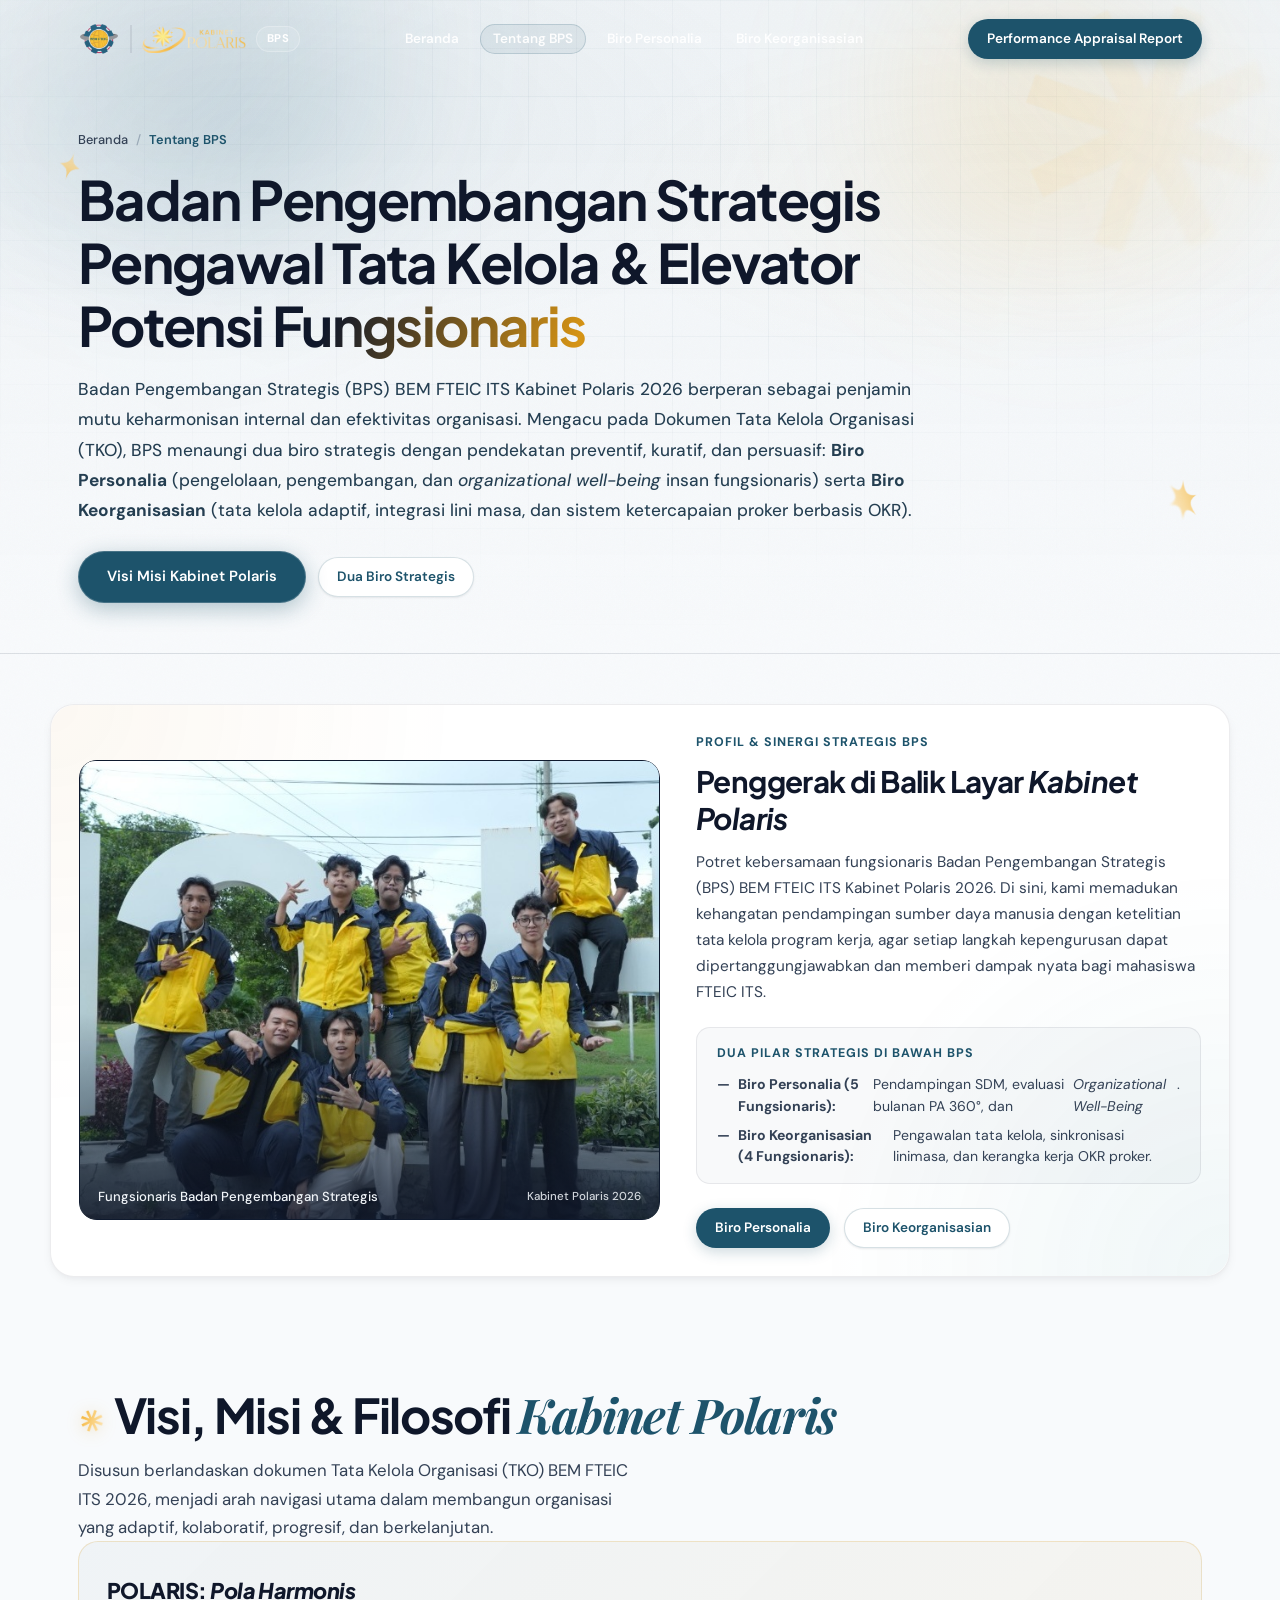
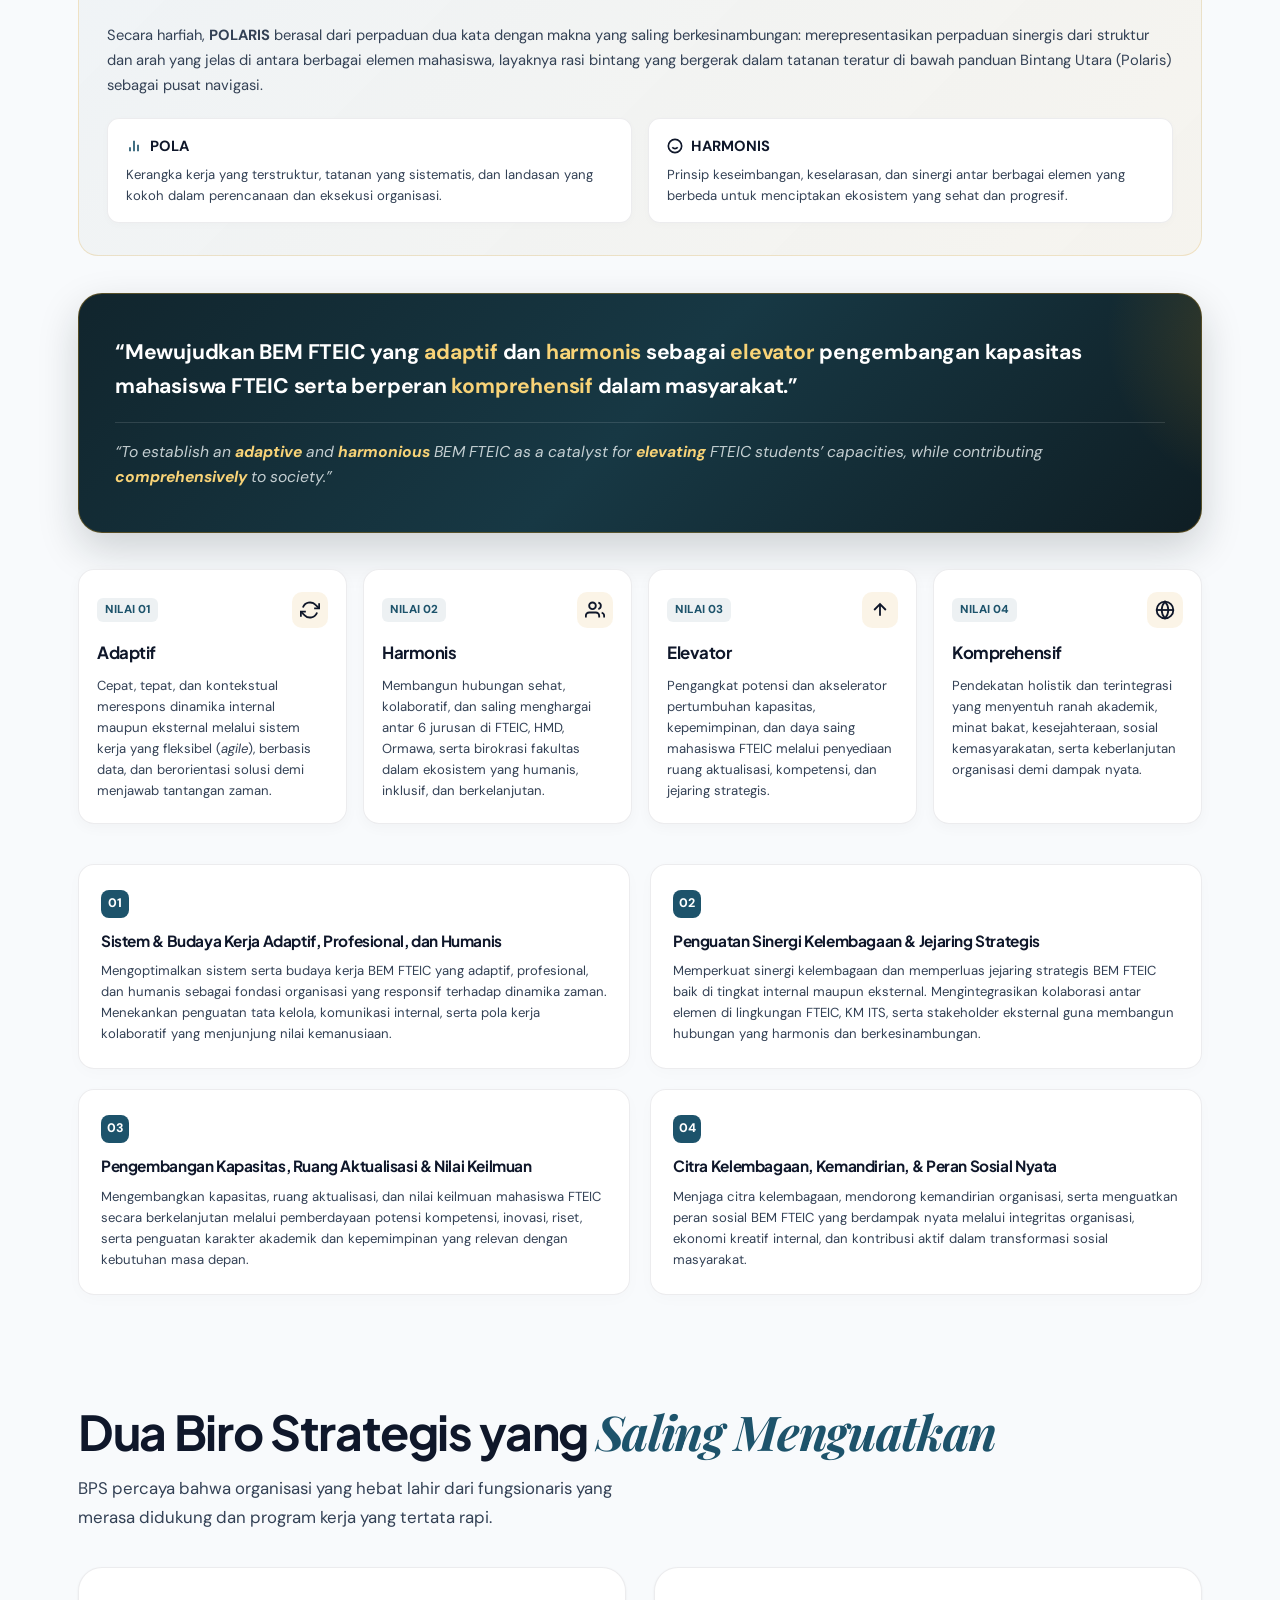
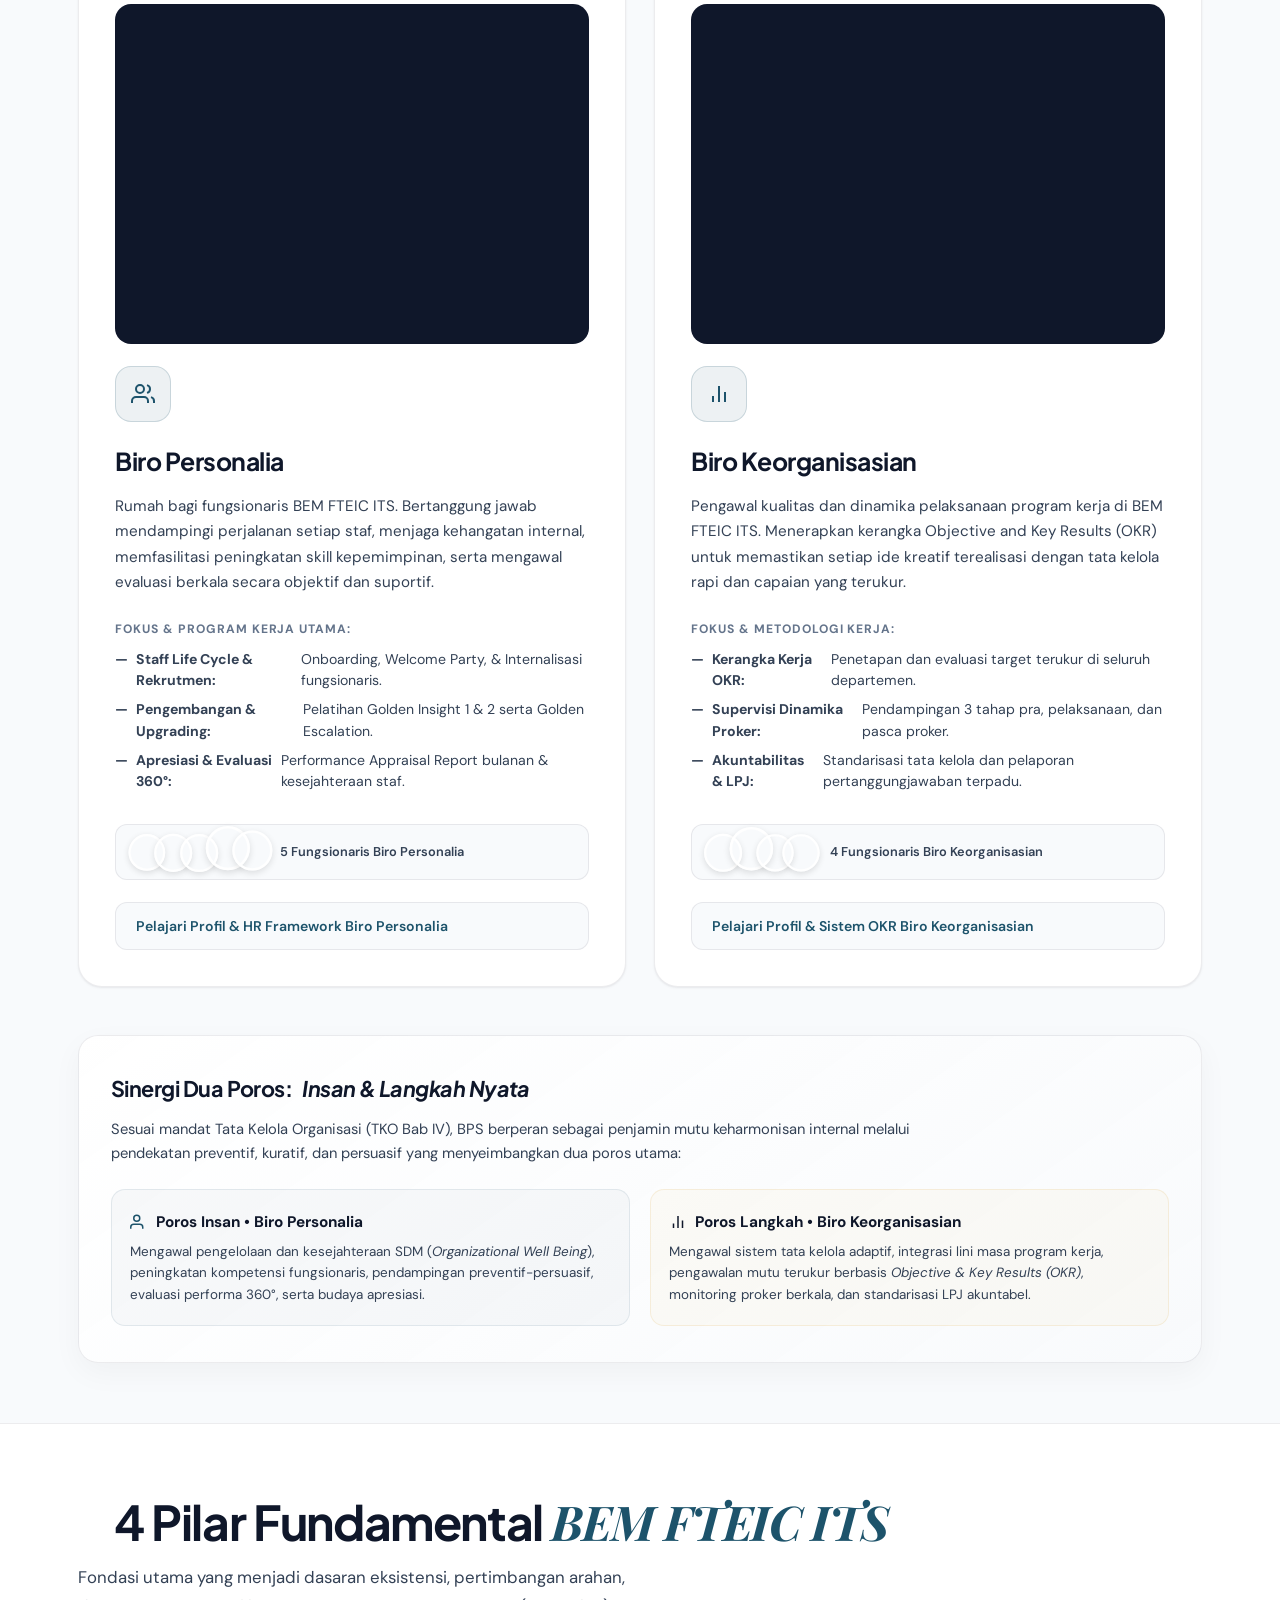
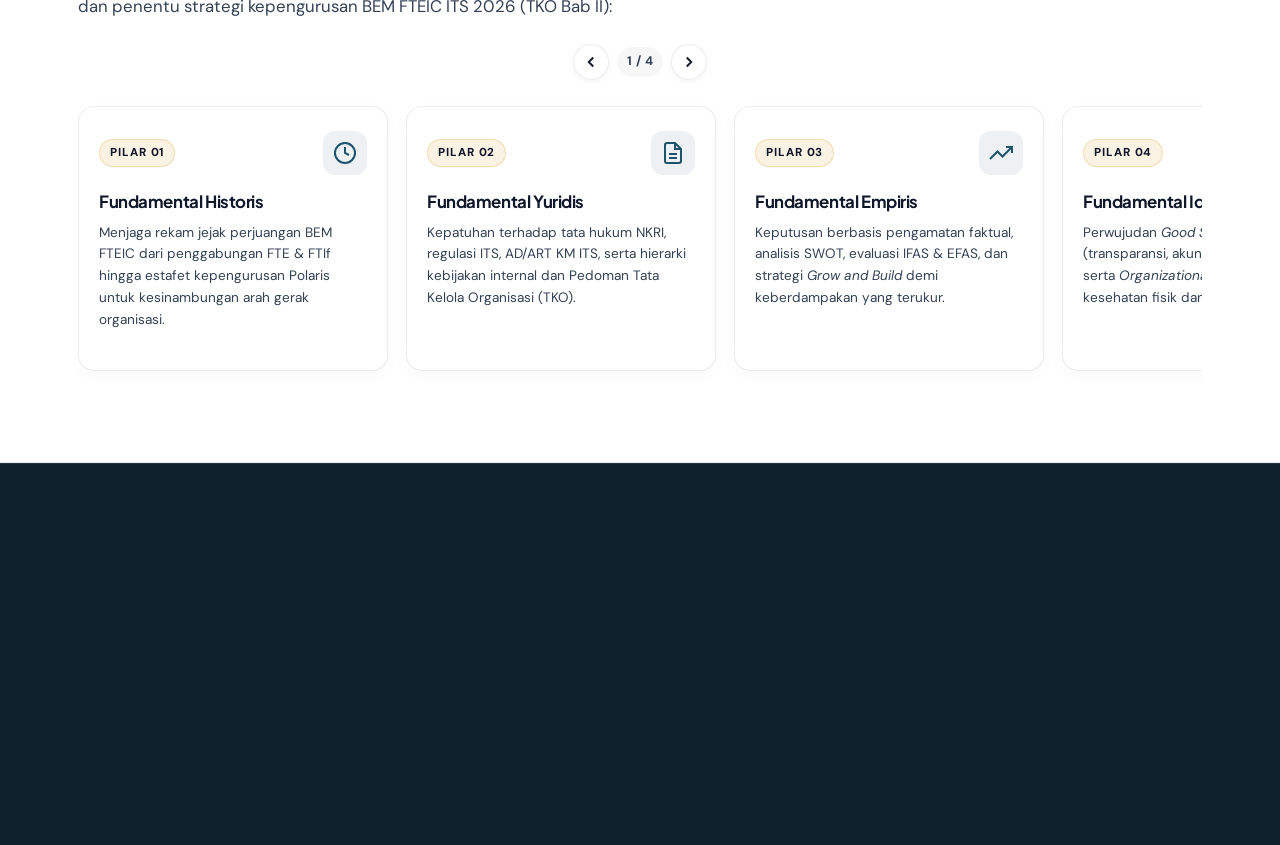
<file: about-bps.html>
<!DOCTYPE html>
<html lang="id">

<head>
  <meta charset="UTF-8" />
  <meta name="viewport" content="width=device-width, initial-scale=1.0" />
  <title>Tentang BPS — Badan Pengembangan Strategis BEM FTEIC ITS Kabinet Polaris 2026</title>

  <!-- Meta & SEO -->
  <meta name="description"
    content="Profil resmi Badan Pengembangan Strategis (BPS) BEM FTEIC ITS Kabinet Polaris 2026. Menaungi Biro Personalia dan Biro Keorganisasian untuk penguatan kapasitas internal dan akselerasi potensi fungsionaris." />
  <meta name="theme-color" content="#1D536B" />
  <link rel="icon" type="image/png" href="assets/logo-bem-fteic.png" />

  <!-- Performance: Preload critical resources -->
  <link rel="preload" href="style.css" as="style" />
  <link rel="preload" href="app.js" as="script" />

  <!-- Google Fonts (async loading for fast text render) -->
  <link rel="preconnect" href="https://fonts.googleapis.com" />
  <link rel="preconnect" href="https://fonts.gstatic.com" crossorigin />
  <link rel="dns-prefetch" href="https://fonts.googleapis.com" />
  <link
    href="https://fonts.googleapis.com/css2?family=DM+Sans:ital,opsz,wght@0,9..40,300;0,9..40,400;0,9..40,500;0,9..40,600;0,9..40,700;1,9..40,400&family=Playfair+Display:ital,wght@0,600;0,700;1,600&display=swap"
    rel="stylesheet" media="print" onload="this.media='all'" />
  <noscript>
    <link
      href="https://fonts.googleapis.com/css2?family=DM+Sans:ital,opsz,wght@0,9..40,300;0,9..40,400;0,9..40,500;0,9..40,600;0,9..40,700;1,9..40,400&family=Playfair+Display:ital,wght@0,600;0,700;1,600&display=swap"
      rel="stylesheet" />
  </noscript>

  <!-- Custom Stylesheet -->
  <link rel="stylesheet" href="style.css" />
</head>

<body>

  <!-- ── 1. NAVIGATION BAR ── -->
  <nav class="nav scrolled" id="mainNav" role="navigation" aria-label="Main navigation">
    <div class="nav-inner">
      <a href="index.html" class="nav-logo">
        <img src="assets/logo-bem-fteic.png" alt="Logo BEM FTEIC" class="nav-logo-bem" />
        <div class="nav-logo-divider"></div>
        <img src="assets/logo-kabinet-polaris.png" alt="Logo Kabinet Polaris" class="nav-logo-kabinet" />
        <span class="logo-badge">BPS</span>
      </a>

      <ul class="nav-links" role="list">
        <li><a href="index.html">Beranda</a></li>
        <li><a href="about-bps.html" class="active">Tentang BPS</a></li>
        <li><a href="biro-personalia.html">Biro Personalia</a></li>
        <li><a href="biro-keorganisasian.html">Biro Keorganisasian</a></li>
      </ul>

      <div class="nav-cta">
        <a href="index.html#staf" class="btn-primary">Performance Appraisal Report</a>
      </div>

      <button class="nav-hamburger" id="hamburger" aria-label="Buka Menu" aria-expanded="false"
        onclick="toggleMobileMenu()">
        <span></span><span></span><span></span>
      </button>
    </div>
  </nav>

  <!-- Mobile Menu Drawer -->
  <div class="mobile-menu" id="mobileMenu" role="dialog" aria-modal="true" aria-label="Navigasi Mobile">
    <a href="index.html">Beranda</a>
    <a href="about-bps.html" class="active" style="color: var(--accent);">Tentang BPS (Badan Pengembangan Strategis)</a>
    <a href="biro-personalia.html">Biro Personalia</a>
    <a href="biro-keorganisasian.html">Biro Keorganisasian</a>
    <a href="index.html#staf">Daftar Staf &amp; Performance Appraisal</a>
    <a href="index.html#faq">Bantuan &amp; FAQ</a>
    <a href="index.html#staf" class="mobile-cta btn-primary">Buka Performance Appraisal Report</a>
  </div>

  <section class="subpage-hero" style="position: relative; overflow: hidden;">
    <div class="magic-grid-bg" aria-hidden="true"></div>
    <div class="magic-ambient-glow" aria-hidden="true"></div>
    <!-- Brand Elements Decor -->
    <img src="assets/elements/elem-asterisk-8p.png" alt="" class="bem-element elem-watermark-lg" style="top: -30px; right: -30px; width: 320px; max-width: 40vw;" aria-hidden="true" />
    <img src="assets/elements/elem-diamond-star.png" alt="" class="bem-element elem-float-slow" style="top: 22%; left: 4%; width: 36px; opacity: 0.7;" aria-hidden="true" />
    <img src="assets/elements/elem-sparkle-4p.png" alt="" class="bem-element elem-float-med" style="bottom: 20%; right: 6%; width: 40px; opacity: 0.7;" aria-hidden="true" />
    <div class="container" style="position: relative; z-index: 2;">
      <!-- Breadcrumb -->
      <div class="breadcrumb">
        <a href="index.html">Beranda</a>
        <span class="breadcrumb-separator">/</span>
        <span class="breadcrumb-current">Tentang BPS</span>
      </div>



      <div class="subpage-header">
        <h1 class="subpage-title">
          Badan Pengembangan Strategis<br>
          <span class="magic-shiny-text">Pengawal Tata Kelola &amp; Elevator Potensi Fungsionaris</span>
        </h1>

        <p class="subpage-sub">
          Badan Pengembangan Strategis (BPS) BEM FTEIC ITS Kabinet Polaris 2026 berperan sebagai penjamin mutu keharmonisan internal dan efektivitas organisasi. Mengacu pada Dokumen Tata Kelola Organisasi (TKO), BPS menaungi dua biro strategis dengan pendekatan preventif, kuratif, dan persuasif: <strong>Biro Personalia</strong> (pengelolaan, pengembangan, dan <em>organizational well-being</em> insan fungsionaris) serta <strong>Biro Keorganisasian</strong> (tata kelola adaptif, integrasi lini masa, dan sistem ketercapaian proker berbasis OKR).
        </p>

        <div class="subpage-actions">
          <a href="#visi-misi" class="magic-shimmer-btn">
            <span>Visi Misi Kabinet Polaris</span>
          </a>
          <a href="#dua-biro" class="btn-outline">
            <span>Dua Biro Strategis</span>
          </a>
        </div>
      </div>
    </div>
  </section>

  <!-- ── 2.5 POTRET KOMUNAL BPS SHOWCASE ── -->
  <section class="container team-showcase-section" style="padding-top: 50px; padding-bottom: 20px;">
    <div class="team-showcase-card">
      <div class="magic-border-beam" aria-hidden="true"></div>
      <div class="team-showcase-grid">
        <div class="team-showcase-media">
          <div class="team-photo-frame ratio-komunal">
            <img src="assets/foto-bps-komunal.jpg"
              alt="Potret Komunal Badan Pengembangan Strategis BEM FTEIC ITS Kabinet Polaris 2026"
              class="team-photo-img" loading="lazy" />
            <div class="team-photo-overlay"></div>
            <div class="team-photo-caption-bar">
              <span>Fungsionaris Badan Pengembangan Strategis</span>
              <span style="opacity: 0.85; font-size: 0.72rem;">Kabinet Polaris 2026</span>
            </div>
          </div>
        </div>
        <div class="team-showcase-content">
          <div class="editorial-scope-title">PROFIL &amp; SINERGI STRATEGIS BPS</div>
          <h2 class="team-showcase-title">Penggerak di Balik Layar <em>Kabinet Polaris</em></h2>
          <p class="team-showcase-desc">
            Potret kebersamaan fungsionaris Badan Pengembangan Strategis (BPS) BEM FTEIC ITS Kabinet Polaris 2026. Di
            sini, kami memadukan kehangatan pendampingan sumber daya manusia dengan ketelitian tata kelola program
            kerja, agar setiap langkah kepengurusan dapat dipertanggungjawabkan dan memberi dampak nyata bagi mahasiswa
            FTEIC ITS.
          </p>

          <div class="editorial-scope-box">
            <div class="editorial-scope-title">Dua Pilar Strategis di Bawah BPS</div>
            <ul class="editorial-scope-list">
              <li class="editorial-scope-item"><strong>Biro Personalia (5 Fungsionaris):</strong> Pendampingan SDM, evaluasi bulanan PA 360°, dan <em>Organizational Well-Being</em>.</li>
              <li class="editorial-scope-item"><strong>Biro Keorganisasian (4 Fungsionaris):</strong> Pengawalan tata kelola, sinkronisasi linimasa, dan kerangka kerja OKR proker.</li>
            </ul>
          </div>

          <div class="editorial-showcase-actions">
            <a href="biro-personalia.html" class="btn-primary">
              <span>Biro Personalia</span>
            </a>
            <a href="biro-keorganisasian.html" class="btn-outline">
              <span>Biro Keorganisasian</span>
            </a>
          </div>
        </div>
      </div>
    </div>
  </section>

  <!-- ── 2.8 KONSEPSI KEPENGURUSAN: VISI, MISI & TATA KELOLA KABINET POLARIS ── -->
  <section class="container polaris-conception-section" id="visi-misi">
    <h2 class="section-title reveal">
      <img src="assets/elements/elem-asterisk-8p.png" alt="" class="title-elem-icon" aria-hidden="true" />
      Visi, Misi &amp; Filosofi <em>Kabinet Polaris</em>
    </h2>
    <p class="section-sub reveal reveal-delay-1">
      Disusun berlandaskan dokumen Tata Kelola Organisasi (TKO) BEM FTEIC ITS 2026, menjadi arah navigasi utama dalam membangun organisasi yang adaptif, kolaboratif, progresif, dan berkelanjutan.
    </p>

    <!-- Polaris Philosophy Box -->
    <div class="polaris-philosophy-box reveal reveal-delay-2" style="position: relative; overflow: hidden;">
      <img src="assets/elements/elem-star-6p.png" alt="" class="card-brand-decor elem-float-slow" style="top: 15px; right: 20px; width: 34px; opacity: 0.6;" aria-hidden="true" />
      <div class="polaris-philosophy-header">
        <h3 class="polaris-philosophy-title">POLARIS: <em>Pola Harmonis</em></h3>
      </div>
      <p class="polaris-philosophy-desc">
        Secara harfiah, <strong>POLARIS</strong> berasal dari perpaduan dua kata dengan makna yang saling berkesinambungan: merepresentasikan perpaduan sinergis dari struktur dan arah yang jelas di antara berbagai elemen mahasiswa, layaknya rasi bintang yang bergerak dalam tatanan teratur di bawah panduan Bintang Utara (Polaris) sebagai pusat navigasi.
      </p>
      <div class="polaris-dual-terms">
        <div class="polaris-term-item">
          <div class="polaris-term-title">
            <svg width="16" height="16" viewBox="0 0 24 24" fill="none" stroke="currentColor" stroke-width="2.5" style="color: var(--accent);"><line x1="18" y1="20" x2="18" y2="10"></line><line x1="12" y1="20" x2="12" y2="4"></line><line x1="6" y1="20" x2="6" y2="14"></line></svg>
            <span>POLA</span>
          </div>
          <div class="polaris-term-desc">
            Kerangka kerja yang terstruktur, tatanan yang sistematis, dan landasan yang kokoh dalam perencanaan dan eksekusi organisasi.
          </div>
        </div>
        <div class="polaris-term-item">
          <div class="polaris-term-title">
            <svg width="16" height="16" viewBox="0 0 24 24" fill="none" stroke="currentColor" stroke-width="2.5" style="color: var(--gold-accent);"><circle cx="12" cy="12" r="10"></circle><path d="M8 14s1.5 2 4 2 4-2 4-2"></path><line x1="9" y1="9" x2="9.01" y2="9"></line><line x1="15" y1="9" x2="15.01" y2="9"></line></svg>
            <span>HARMONIS</span>
          </div>
          <div class="polaris-term-desc">
            Prinsip keseimbangan, keselarasan, dan sinergi antar berbagai elemen yang berbeda untuk menciptakan ekosistem yang sehat dan progresif.
          </div>
        </div>
      </div>
    </div>

    <!-- Official Vision Hero Card -->
    <div class="polaris-vision-hero-card reveal reveal-delay-2" style="position: relative; overflow: hidden;">
      <img src="assets/elements/elem-sparkle-4p.png" alt="" class="card-brand-decor elem-float-med" style="top: 12px; right: 18px; width: 30px; opacity: 0.5;" aria-hidden="true" />
      <div class="vision-quote-id">
        “Mewujudkan BEM FTEIC yang <strong>adaptif</strong> dan <strong>harmonis</strong> sebagai <strong>elevator</strong> pengembangan kapasitas mahasiswa FTEIC serta berperan <strong>komprehensif</strong> dalam masyarakat.”
      </div>
      <div class="vision-quote-en">
        “To establish an <strong>adaptive</strong> and <strong>harmonious</strong> BEM FTEIC as a catalyst for <strong>elevating</strong> FTEIC students’ capacities, while contributing <strong>comprehensively</strong> to society.”
      </div>
    </div>

    <!-- 4 Vision Values Grid -->
    <div class="polaris-values-grid reveal reveal-delay-2">
      <!-- 1. Adaptif -->
      <div class="polaris-value-card">
        <div class="polaris-value-top">
          <span class="polaris-value-badge">Nilai 01</span>
          <div class="polaris-value-icon">
            <svg width="20" height="20" viewBox="0 0 24 24" fill="none" stroke="currentColor" stroke-width="2.2"><polyline points="23 4 23 10 17 10"></polyline><polyline points="1 20 1 14 7 14"></polyline><path d="M3.51 9a9 9 0 0 1 14.85-3.36L23 10M1 14l4.64 4.36A9 9 0 0 0 20.49 15"></path></svg>
          </div>
        </div>
        <h4 class="polaris-value-title">Adaptif</h4>
        <p class="polaris-value-desc">
          Cepat, tepat, dan kontekstual merespons dinamika internal maupun eksternal melalui sistem kerja yang fleksibel (<em>agile</em>), berbasis data, dan berorientasi solusi demi menjawab tantangan zaman.
        </p>
      </div>

      <!-- 2. Harmonis -->
      <div class="polaris-value-card">
        <div class="polaris-value-top">
          <span class="polaris-value-badge">Nilai 02</span>
          <div class="polaris-value-icon">
            <svg width="20" height="20" viewBox="0 0 24 24" fill="none" stroke="currentColor" stroke-width="2.2"><path d="M17 21v-2a4 4 0 0 0-4-4H5a4 4 0 0 0-4 4v2"></path><circle cx="9" cy="7" r="4"></circle><path d="M23 21v-2a4 4 0 0 0-3-3.87"></path><path d="M16 3.13a4 4 0 0 1 0 7.75"></path></svg>
          </div>
        </div>
        <h4 class="polaris-value-title">Harmonis</h4>
        <p class="polaris-value-desc">
          Membangun hubungan sehat, kolaboratif, dan saling menghargai antar 6 jurusan di FTEIC, HMD, Ormawa, serta birokrasi fakultas dalam ekosistem yang humanis, inklusif, dan berkelanjutan.
        </p>
      </div>

      <!-- 3. Elevator -->
      <div class="polaris-value-card">
        <div class="polaris-value-top">
          <span class="polaris-value-badge">Nilai 03</span>
          <div class="polaris-value-icon">
            <svg width="20" height="20" viewBox="0 0 24 24" fill="none" stroke="currentColor" stroke-width="2.2"><line x1="12" y1="19" x2="12" y2="5"></line><polyline points="5 12 12 5 19 12"></polyline></svg>
          </div>
        </div>
        <h4 class="polaris-value-title">Elevator</h4>
        <p class="polaris-value-desc">
          Pengangkat potensi dan akselerator pertumbuhan kapasitas, kepemimpinan, dan daya saing mahasiswa FTEIC melalui penyediaan ruang aktualisasi, kompetensi, dan jejaring strategis.
        </p>
      </div>

      <!-- 4. Komprehensif -->
      <div class="polaris-value-card">
        <div class="polaris-value-top">
          <span class="polaris-value-badge">Nilai 04</span>
          <div class="polaris-value-icon">
            <svg width="20" height="20" viewBox="0 0 24 24" fill="none" stroke="currentColor" stroke-width="2.2"><circle cx="12" cy="12" r="10"></circle><line x1="2" y1="12" x2="22" y2="12"></line><path d="M12 2a15.3 15.3 0 0 1 4 10 15.3 15.3 0 0 1-4 10 15.3 15.3 0 0 1-4-10 15.3 15.3 0 0 1 4-10z"></path></svg>
          </div>
        </div>
        <h4 class="polaris-value-title">Komprehensif</h4>
        <p class="polaris-value-desc">
          Pendekatan holistik dan terintegrasi yang menyentuh ranah akademik, minat bakat, kesejahteraan, sosial kemasyarakatan, serta keberlanjutan organisasi demi dampak nyata.
        </p>
      </div>
    </div>

    <!-- 4 Official Missions Grid -->
    <div class="polaris-missions-grid reveal reveal-delay-1">
      <!-- Misi A -->
      <div class="polaris-mission-card">
        <div class="polaris-mission-num">01</div>
        <h4 class="polaris-mission-title">Sistem &amp; Budaya Kerja Adaptif, Profesional, dan Humanis</h4>
        <p class="polaris-mission-desc">
          Mengoptimalkan sistem serta budaya kerja BEM FTEIC yang adaptif, profesional, dan humanis sebagai fondasi organisasi yang responsif terhadap dinamika zaman. Menekankan penguatan tata kelola, komunikasi internal, serta pola kerja kolaboratif yang menjunjung nilai kemanusiaan.
        </p>
      </div>

      <!-- Misi B -->
      <div class="polaris-mission-card">
        <div class="polaris-mission-num">02</div>
        <h4 class="polaris-mission-title">Penguatan Sinergi Kelembagaan &amp; Jejaring Strategis</h4>
        <p class="polaris-mission-desc">
          Memperkuat sinergi kelembagaan dan memperluas jejaring strategis BEM FTEIC baik di tingkat internal maupun eksternal. Mengintegrasikan kolaborasi antar elemen di lingkungan FTEIC, KM ITS, serta stakeholder eksternal guna membangun hubungan yang harmonis dan berkesinambungan.
        </p>
      </div>

      <!-- Misi C -->
      <div class="polaris-mission-card">
        <div class="polaris-mission-num">03</div>
        <h4 class="polaris-mission-title">Pengembangan Kapasitas, Ruang Aktualisasi &amp; Nilai Keilmuan</h4>
        <p class="polaris-mission-desc">
          Mengembangkan kapasitas, ruang aktualisasi, dan nilai keilmuan mahasiswa FTEIC secara berkelanjutan melalui pemberdayaan potensi kompetensi, inovasi, riset, serta penguatan karakter akademik dan kepemimpinan yang relevan dengan kebutuhan masa depan.
        </p>
      </div>

      <!-- Misi D -->
      <div class="polaris-mission-card">
        <div class="polaris-mission-num">04</div>
        <h4 class="polaris-mission-title">Citra Kelembagaan, Kemandirian, &amp; Peran Sosial Nyata</h4>
        <p class="polaris-mission-desc">
          Menjaga citra kelembagaan, mendorong kemandirian organisasi, serta menguatkan peran sosial BEM FTEIC yang berdampak nyata melalui integritas organisasi, ekonomi kreatif internal, dan kontribusi aktif dalam transformasi sosial masyarakat.
        </p>
      </div>
    </div>
  </section>

  <!-- ── 3. DUA BIRO STRATEGIS SHOWCASE ── -->
  <section class="container" id="dua-biro" style="padding-top: 40px; padding-bottom: 60px;">
    <h2 class="section-title reveal">Dua Biro Strategis yang <em>Saling Menguatkan</em></h2>
    <p class="section-sub reveal reveal-delay-2">
      BPS percaya bahwa organisasi yang hebat lahir dari fungsionaris yang merasa didukung dan program kerja yang
      tertata rapi.
    </p>

    <div class="bps-bureau-grid">

      <!-- Card 1: Biro Personalia -->
      <div class="bps-bureau-card reveal reveal-delay-1">
        <div class="bureau-card-img-wrap img-personalia">
          <img src="assets/foto-biro-personalia.jpg" alt="Tim Biro Personalia BEM FTEIC ITS 2026" loading="lazy" />
          <div class="bureau-card-img-overlay"></div>
        </div>

        <div class="bureau-card-header">
          <div class="bureau-icon-box">
            <svg width="24" height="24" viewBox="0 0 24 24" fill="none" stroke="currentColor" stroke-width="2">
              <path d="M17 21v-2a4 4 0 0 0-4-4H5a4 4 0 0 0-4 4v2"></path>
              <circle cx="9" cy="7" r="4"></circle>
              <path d="M23 21v-2a4 4 0 0 0-3-3.87"></path>
              <path d="M16 3.13a4 4 0 0 1 0 7.75"></path>
            </svg>
          </div>
        </div>

        <h3 class="bureau-title">Biro Personalia</h3>

        <p class="bureau-desc">
          Rumah bagi fungsionaris BEM FTEIC ITS. Bertanggung jawab mendampingi perjalanan setiap staf, menjaga
          kehangatan internal, memfasilitasi peningkatan skill kepemimpinan, serta mengawal evaluasi berkala secara
          objektif dan suportif.
        </p>

        <div class="bureau-meta-title">Fokus &amp; Program Kerja Utama:</div>
        <ul class="editorial-scope-list" style="margin-bottom: 18px;">
          <li class="editorial-scope-item"><strong>Staff Life Cycle &amp; Rekrutmen:</strong> Onboarding, Welcome Party, &amp; Internalisasi fungsionaris.</li>
          <li class="editorial-scope-item"><strong>Pengembangan &amp; Upgrading:</strong> Pelatihan Golden Insight 1 &amp; 2 serta Golden Escalation.</li>
          <li class="editorial-scope-item"><strong>Apresiasi &amp; Evaluasi 360°:</strong> Performance Appraisal Report bulanan &amp; kesejahteraan staf.</li>
        </ul>

        <div class="bureau-roster-preview">
          <div class="bureau-roster-avatars">
            <img src="assets/fungsionaris/avatars/faaqih.jpg" alt="Faaqih" class="bureau-mini-avatar" title="Faaqih - Ketua Biro" loading="lazy" />
            <img src="assets/fungsionaris/avatars/thoriq.jpg" alt="Thoriq" class="bureau-mini-avatar" title="Thoriq - Wakil Kepala Biro" loading="lazy" />
            <img src="assets/fungsionaris/avatars/muthi.jpg" alt="Muthi" class="bureau-mini-avatar" title="Muthi - Asisten Biro" loading="lazy" />
            <img src="assets/fungsionaris/avatars/yos.jpg" alt="Yos" class="bureau-mini-avatar" title="Yos - Asisten Biro" loading="lazy" />
            <img src="assets/fungsionaris/avatars/zul.jpg" alt="Zul" class="bureau-mini-avatar" title="Zul - Asisten Biro" loading="lazy" />
          </div>
          <span class="bureau-roster-count">5 Fungsionaris Biro Personalia</span>
        </div>

        <a href="biro-personalia.html" class="bureau-cta-link">
          <span>Pelajari Profil &amp; HR Framework Biro Personalia</span>
        </a>
      </div>

      <!-- Card 2: Biro Keorganisasian -->
      <div class="bps-bureau-card reveal reveal-delay-2">
        <div class="bureau-card-img-wrap img-keorganisasian">
          <img src="assets/foto-biro-keorganisasian.jpg" alt="Tim Biro Keorganisasian BEM FTEIC ITS 2026"
            loading="lazy" />
          <div class="bureau-card-img-overlay"></div>
        </div>

        <div class="bureau-card-header">
          <div class="bureau-icon-box">
            <svg width="24" height="24" viewBox="0 0 24 24" fill="none" stroke="currentColor" stroke-width="2">
              <line x1="18" y1="20" x2="18" y2="10"></line>
              <line x1="12" y1="20" x2="12" y2="4"></line>
              <line x1="6" y1="20" x2="6" y2="14"></line>
            </svg>
          </div>
        </div>

        <h3 class="bureau-title">Biro Keorganisasian</h3>

        <p class="bureau-desc">
          Pengawal kualitas dan dinamika pelaksanaan program kerja di BEM FTEIC ITS. Menerapkan kerangka Objective and
          Key Results (OKR) untuk memastikan setiap ide kreatif terealisasi dengan tata kelola rapi dan capaian yang
          terukur.
        </p>

        <div class="bureau-meta-title">Fokus &amp; Metodologi Kerja:</div>
        <ul class="editorial-scope-list" style="margin-bottom: 18px;">
          <li class="editorial-scope-item"><strong>Kerangka Kerja OKR:</strong> Penetapan dan evaluasi target terukur di seluruh departemen.</li>
          <li class="editorial-scope-item"><strong>Supervisi Dinamika Proker:</strong> Pendampingan 3 tahap pra, pelaksanaan, dan pasca proker.</li>
          <li class="editorial-scope-item"><strong>Akuntabilitas &amp; LPJ:</strong> Standarisasi tata kelola dan pelaporan pertanggungjawaban terpadu.</li>
        </ul>

        <div class="bureau-roster-preview">
          <div class="bureau-roster-avatars">
            <img src="assets/fungsionaris/avatars/jua.jpg" alt="Jua" class="bureau-mini-avatar" title="Jua / Haikal - Ketua Biro" loading="lazy" />
            <img src="assets/fungsionaris/avatars/habil.jpg" alt="Habil" class="bureau-mini-avatar" title="Habil - Wakil Kepala Biro" loading="lazy" />
            <img src="assets/fungsionaris/avatars/afsal.jpg" alt="Afsal" class="bureau-mini-avatar" title="Afsal - Asisten Biro" loading="lazy" />
            <img src="assets/fungsionaris/avatars/dien.jpg" alt="Dien" class="bureau-mini-avatar" title="Dien - Asisten Biro" loading="lazy" />
          </div>
          <span class="bureau-roster-count">4 Fungsionaris Biro Keorganisasian</span>
        </div>

        <a href="biro-keorganisasian.html" class="bureau-cta-link">
          <span>Pelajari Profil &amp; Sistem OKR Biro Keorganisasian</span>
        </a>
      </div>

    </div>

    <!-- ── 4. SINERGI KOMPLEMENTER CALLOUT (TKO BAB IV) ── -->
    <div class="synergy-callout reveal reveal-delay-2" style="position: relative; overflow: hidden;">
      <img src="assets/elements/elem-triad-circles.png" alt="" class="card-brand-decor elem-float-slow" style="top: 15px; right: 20px; width: 44px; opacity: 0.5;" aria-hidden="true" />
      <img src="assets/elements/elem-asterisk-8p.png" alt="" class="bem-element elem-watermark-md" style="top: -20px; right: -20px; width: 160px; opacity: 0.1;" aria-hidden="true" />
      <h3 class="synergy-title">Sinergi Dua Poros: <em>Insan &amp; Langkah Nyata</em></h3>
      <p class="synergy-desc">
        Sesuai mandat Tata Kelola Organisasi (TKO Bab IV), BPS berperan sebagai penjamin mutu keharmonisan internal melalui pendekatan preventif, kuratif, dan persuasif yang menyeimbangkan dua poros utama:
      </p>

      <div class="synergy-grid">
        <div class="synergy-item">
          <div class="synergy-item-title">
            <svg width="18" height="18" viewBox="0 0 24 24" fill="none" stroke="currentColor" stroke-width="2" style="color: var(--accent);"><path d="M17 21v-2a4 4 0 0 0-4-4H5a4 4 0 0 0-4 4v2"></path><circle cx="9" cy="7" r="4"></circle></svg>
            <span>Poros Insan • Biro Personalia</span>
          </div>
          <div class="synergy-item-desc">
            Mengawal pengelolaan dan kesejahteraan SDM (<em>Organizational Well Being</em>), peningkatan kompetensi fungsionaris, pendampingan preventif-persuasif, evaluasi performa 360°, serta budaya apresiasi.
          </div>
        </div>
        <div class="synergy-item">
          <div class="synergy-item-title">
            <svg width="18" height="18" viewBox="0 0 24 24" fill="none" stroke="currentColor" stroke-width="2" style="color: var(--gold-accent);"><line x1="18" y1="20" x2="18" y2="10"></line><line x1="12" y1="20" x2="12" y2="4"></line><line x1="6" y1="20" x2="6" y2="14"></line></svg>
            <span>Poros Langkah • Biro Keorganisasian</span>
          </div>
          <div class="synergy-item-desc">
            Mengawal sistem tata kelola adaptif, integrasi lini masa program kerja, pengawalan mutu terukur berbasis <em>Objective &amp; Key Results (OKR)</em>, monitoring proker berkala, dan standarisasi LPJ akuntabel.
          </div>
        </div>
      </div>
    </div>

  </section>

  <!-- ── 5. FUNDAMENTAL ORGANISASI BEM FTEIC ITS (TKO BAB II) ── -->
  <section
    style="background: var(--surface); padding: 70px 0; border-top: 1px solid var(--border); border-bottom: 1px solid var(--border);">
    <div class="container">
      <h2 class="section-title reveal">
        <img src="assets/elements/elem-diamond-star.png" alt="" class="title-elem-icon" aria-hidden="true" />
        4 Pilar Fundamental <em>BEM FTEIC ITS</em>
      </h2>
      <p class="section-sub reveal reveal-delay-2">
        Fondasi utama yang menjadi dasaran eksistensi, pertimbangan arahan, dan penentu strategi kepengurusan BEM FTEIC ITS 2026 (TKO Bab II):
      </p>

      <!-- Interactive Pillars Slider Component -->
      <div class="pillars-slider-component reveal reveal-delay-2">
        <div class="pillars-slider-topbar">
          <div class="slider-nav-controls">
            <button type="button" class="slider-nav-btn slider-prev-btn" aria-label="Geser ke kiri" title="Geser ke Kiri">
              <svg width="18" height="18" viewBox="0 0 24 24" fill="none" stroke="currentColor" stroke-width="2.5"><polyline points="15 18 9 12 15 6"></polyline></svg>
            </button>
            <div class="slider-counter-pill">
              <span class="slider-active-idx">1</span>
              <span class="slider-sep">/</span>
              <span class="slider-total-idx">4</span>
            </div>
            <button type="button" class="slider-nav-btn slider-next-btn" aria-label="Geser ke kanan" title="Geser ke Kanan">
              <svg width="18" height="18" viewBox="0 0 24 24" fill="none" stroke="currentColor" stroke-width="2.5"><polyline points="9 18 15 12 9 6"></polyline></svg>
            </button>
          </div>
        </div>

        <div class="pillars-slider-track" tabindex="0" role="region" aria-label="Slides 4 Pilar Fundamental Organisasi">
          <!-- Pilar 1: Fundamental Historis -->
          <div class="pillar-slide-card">
            <div class="pillar-card-top">
              <span class="pillar-num-badge">Pilar 01</span>
              <div class="pillar-icon-box">
                <svg width="24" height="24" viewBox="0 0 24 24" fill="none" stroke="currentColor" stroke-width="2">
                  <circle cx="12" cy="12" r="10"></circle>
                  <polyline points="12 6 12 12 16 14"></polyline>
                </svg>
              </div>
            </div>
            <h3 class="pillar-card-title">Fundamental Historis</h3>
            <p class="pillar-card-desc">
              Menjaga rekam jejak perjuangan BEM FTEIC dari penggabungan FTE &amp; FTIf hingga estafet kepengurusan Polaris untuk kesinambungan arah gerak organisasi.
            </p>
          </div>

          <!-- Pilar 2: Fundamental Yuridis -->
          <div class="pillar-slide-card">
            <div class="pillar-card-top">
              <span class="pillar-num-badge">Pilar 02</span>
              <div class="pillar-icon-box">
                <svg width="24" height="24" viewBox="0 0 24 24" fill="none" stroke="currentColor" stroke-width="2">
                  <path d="M14 2H6a2 2 0 0 0-2 2v16a2 2 0 0 0 2 2h12a2 2 0 0 0 2-2V8z"></path>
                  <polyline points="14 2 14 8 20 8"></polyline>
                  <line x1="16" y1="13" x2="8" y2="13"></line>
                  <line x1="16" y1="17" x2="8" y2="17"></line>
                </svg>
              </div>
            </div>
            <h3 class="pillar-card-title">Fundamental Yuridis</h3>
            <p class="pillar-card-desc">
              Kepatuhan terhadap tata hukum NKRI, regulasi ITS, AD/ART KM ITS, serta hierarki kebijakan internal dan Pedoman Tata Kelola Organisasi (TKO).
            </p>
          </div>

          <!-- Pilar 3: Fundamental Empiris -->
          <div class="pillar-slide-card">
            <div class="pillar-card-top">
              <span class="pillar-num-badge">Pilar 03</span>
              <div class="pillar-icon-box">
                <svg width="24" height="24" viewBox="0 0 24 24" fill="none" stroke="currentColor" stroke-width="2">
                  <polyline points="23 6 13.5 15.5 8.5 10.5 1 18"></polyline>
                  <polyline points="17 6 23 6 23 12"></polyline>
                </svg>
              </div>
            </div>
            <h3 class="pillar-card-title">Fundamental Empiris</h3>
            <p class="pillar-card-desc">
              Keputusan berbasis pengamatan faktual, analisis SWOT, evaluasi IFAS &amp; EFAS, dan strategi <em>Grow and Build</em> demi keberdampakan yang terukur.
            </p>
          </div>

          <!-- Pilar 4: Fundamental Idealis -->
          <div class="pillar-slide-card">
            <div class="pillar-card-top">
              <span class="pillar-num-badge">Pilar 04</span>
              <div class="pillar-icon-box">
                <svg width="24" height="24" viewBox="0 0 24 24" fill="none" stroke="currentColor" stroke-width="2">
                  <path d="M20.84 4.61a5.5 5.5 0 0 0-7.78 0L12 5.67l-1.06-1.06a5.5 5.5 0 0 0-7.78 7.78l1.06 1.06L12 21.23l7.78-7.78 1.06-1.06a5.5 5.5 0 0 0 0-7.78z"></path>
                </svg>
              </div>
            </div>
            <h3 class="pillar-card-title">Fundamental Idealis</h3>
            <p class="pillar-card-desc">
              Perwujudan <em>Good Student Governance</em> (transparansi, akuntabilitas, partisipasi) serta <em>Organizational Well Being</em> untuk kesehatan fisik dan mental anggota.
            </p>
          </div>
        </div>
      </div>
    </div>
  </section>

  <!-- ── 6. FOOTER ── -->
  <footer class="footer" role="contentinfo">
    <div class="container">
      <div class="footer-grid">
        <div class="footer-brand">
          <div class="footer-logo">
            <img src="assets/logo-bem-fteic.png" alt="BEM FTEIC" class="footer-logo-img" />
            <div class="footer-logo-text">
              <span class="footer-title">BEM FTEIC ITS</span>
              <span class="footer-sub">Kabinet Polaris 2026</span>
            </div>
          </div>
          <p class="footer-brand-desc">
            Badan Pengembangan Strategis (BPS) BEM FTEIC ITS. Mengawal penguatan kapasitas internal, pengembangan SDM,
            dan efektivitas organisasi Fakultas Teknologi Elektro dan Informatika Cerdas, ITS Surabaya.
          </p>
        </div>

        <div>
          <div class="footer-col-label">Halaman BPS</div>
          <div class="footer-links">
            <a href="about-bps.html" style="font-weight: 700; color: var(--accent);">Tentang BPS</a>
            <a href="biro-personalia.html">Biro Personalia</a>
            <a href="biro-keorganisasian.html">Biro Keorganisasian</a>
            <a href="index.html#staf">Performance Appraisal Report</a>
          </div>
        </div>

        <div>
          <div class="footer-col-label">Biro Strategis</div>
          <div class="footer-links">
            <a href="biro-personalia.html">HR Framework 4 Pilar</a>
            <a href="biro-personalia.html#life-cycle">Staff Life Cycle</a>
            <a href="biro-keorganisasian.html#okr">Kerangka Kerja OKR</a>
            <a href="biro-keorganisasian.html#monitoring">Siklus Monitoring Proker</a>
          </div>
        </div>

        <div>
          <div class="footer-col-label">Tautan Eksternal</div>
          <div class="footer-links">
            <a href="https://www.its.ac.id/fakultas/fteic/" target="_blank" rel="noopener">Fakultas FTEIC ITS</a>
            <a href="https://www.instagram.com/bemfteic.its/" target="_blank" rel="noopener">Instagram BEM FTEIC</a>
            <a href="https://its.ac.id" target="_blank" rel="noopener">Institut Teknologi Sepuluh Nopember</a>
          </div>
        </div>
      </div>

      <div class="footer-bottom">
        <div class="footer-copy">
          © 2026 Badan Pengembangan Strategis BEM FTEIC ITS. All rights reserved.
        </div>
        <div class="footer-legal">
          <span>Integritas Organisasi</span>
          <span>Akselerasi Fungsionaris</span>
        </div>
      </div>
    </div>
  </footer>

  <script>
    function toggleMobileMenu() {
      const menu = document.getElementById('mobileMenu');
      const btn = document.getElementById('hamburger');
      if (!menu || !btn) return;
      const isOpen = menu.classList.contains('open');
      if (isOpen) {
        menu.classList.remove('open');
        btn.classList.remove('open');
        btn.setAttribute('aria-expanded', 'false');
        document.body.style.overflow = '';
      } else {
        menu.classList.add('open');
        btn.classList.add('open');
        btn.setAttribute('aria-expanded', 'true');
        document.body.style.overflow = 'hidden';
      }
    }
    window.toggleMobileMenu = toggleMobileMenu;
    document.querySelectorAll('#mobileMenu a').forEach(link => {
      link.addEventListener('click', () => {
        const menu = document.getElementById('mobileMenu');
        const btn = document.getElementById('hamburger');
        if (menu) menu.classList.remove('open');
        if (btn) {
          btn.classList.remove('open');
          btn.setAttribute('aria-expanded', 'false');
        }
        document.body.style.overflow = '';
      });
    });
  </script>
  <script src="app.js" defer></script>
</body>

</html>
</file>
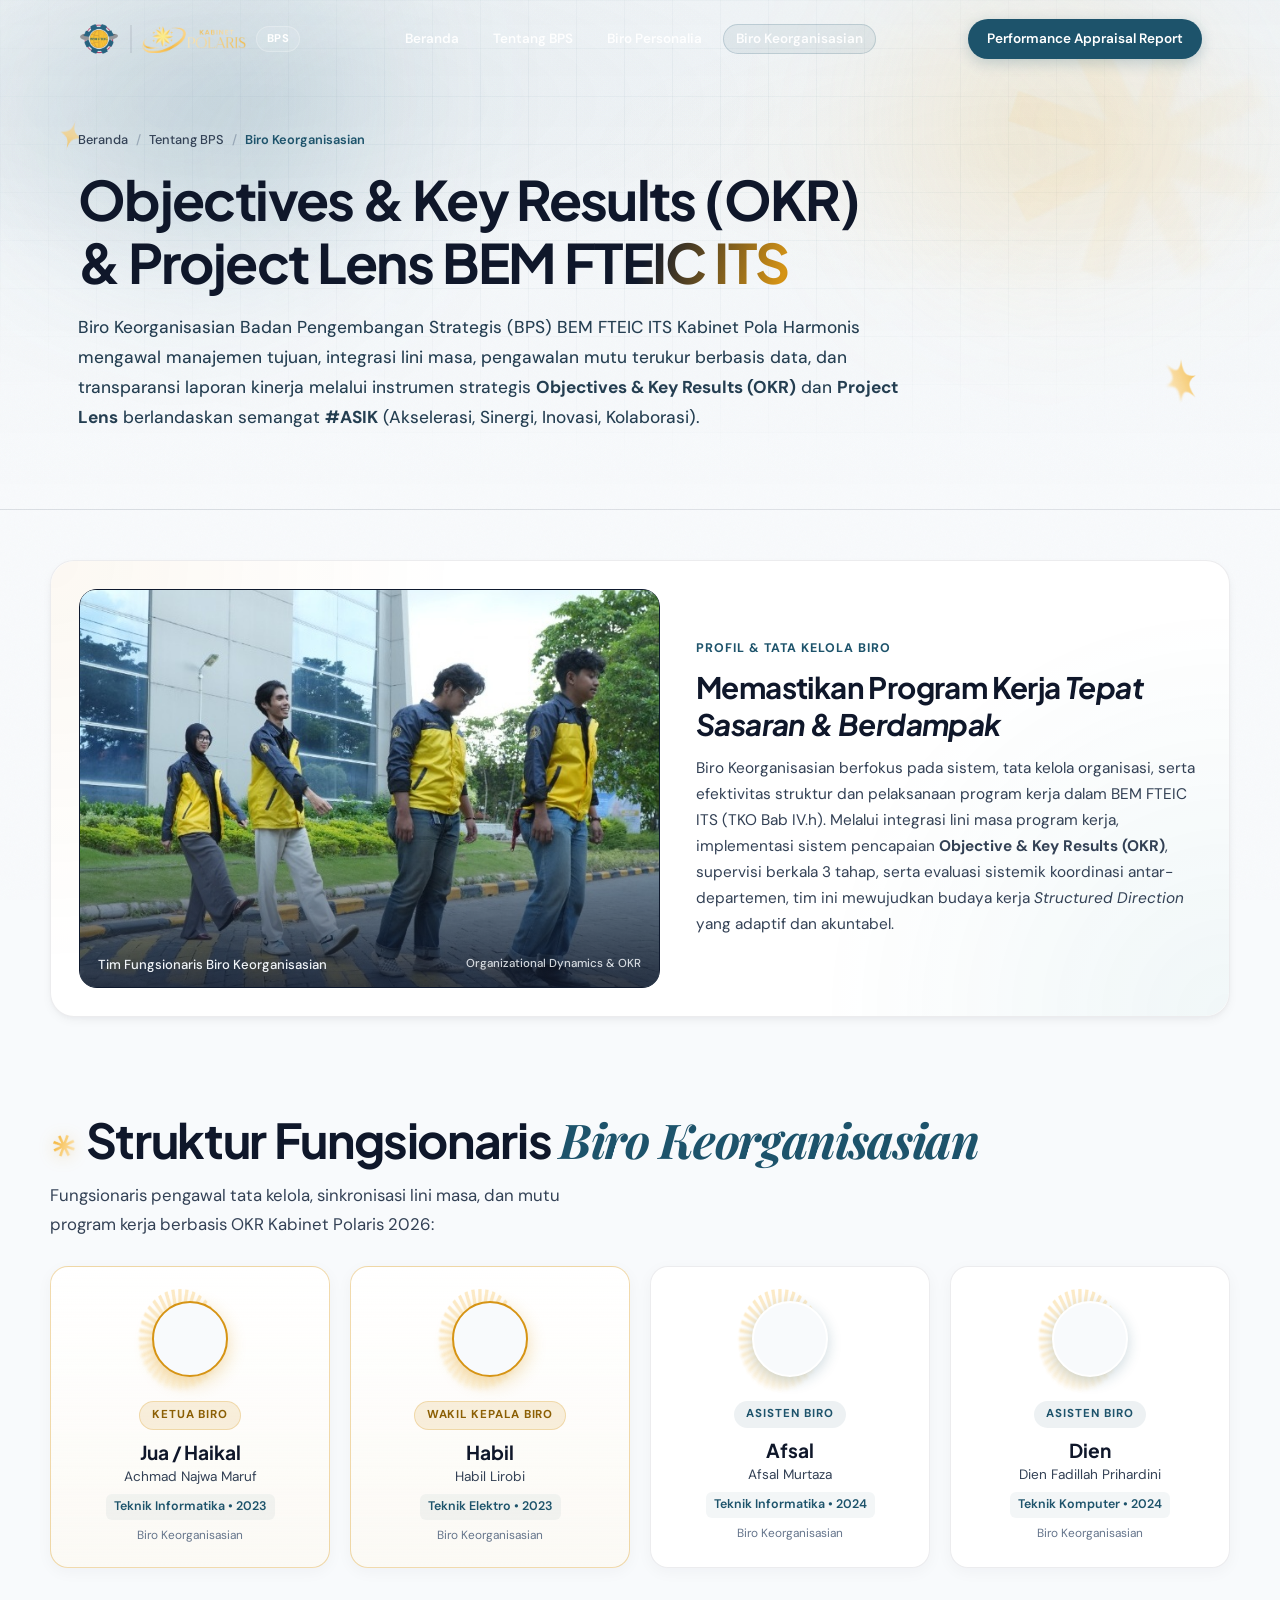
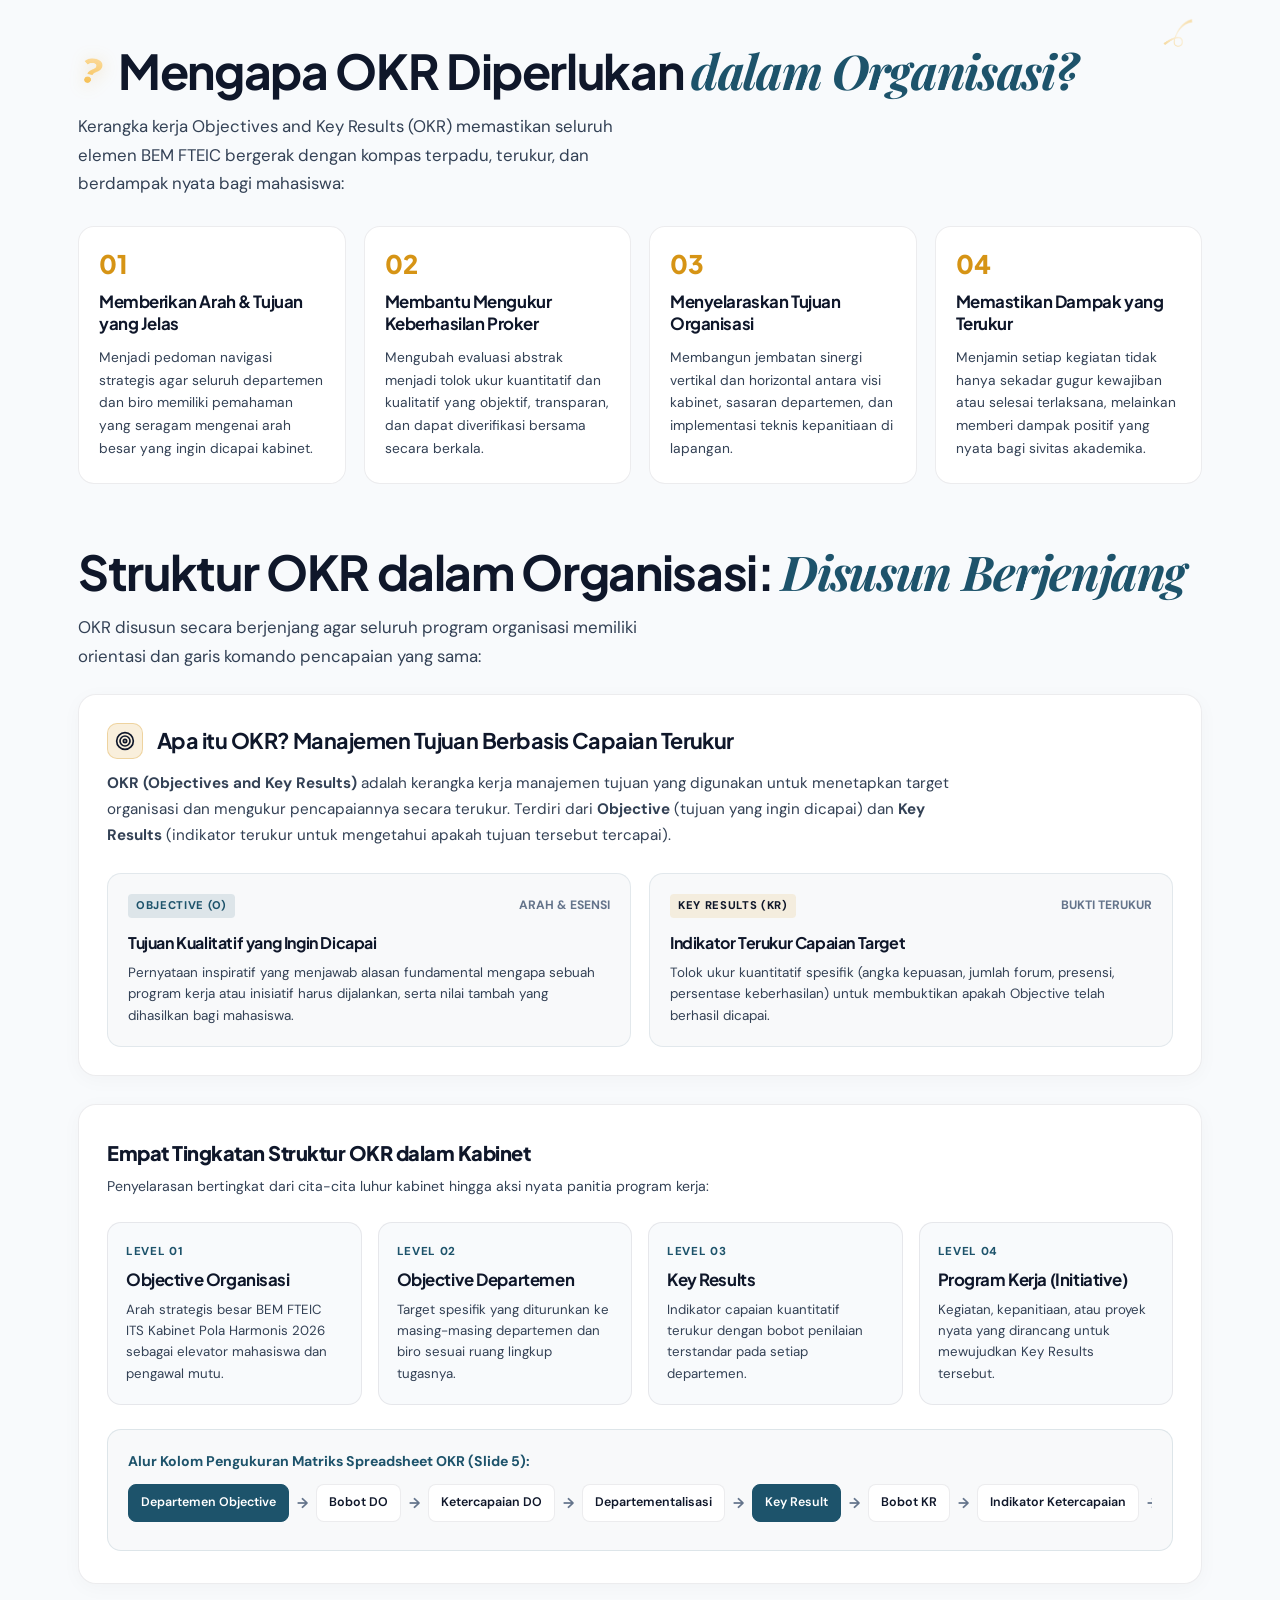
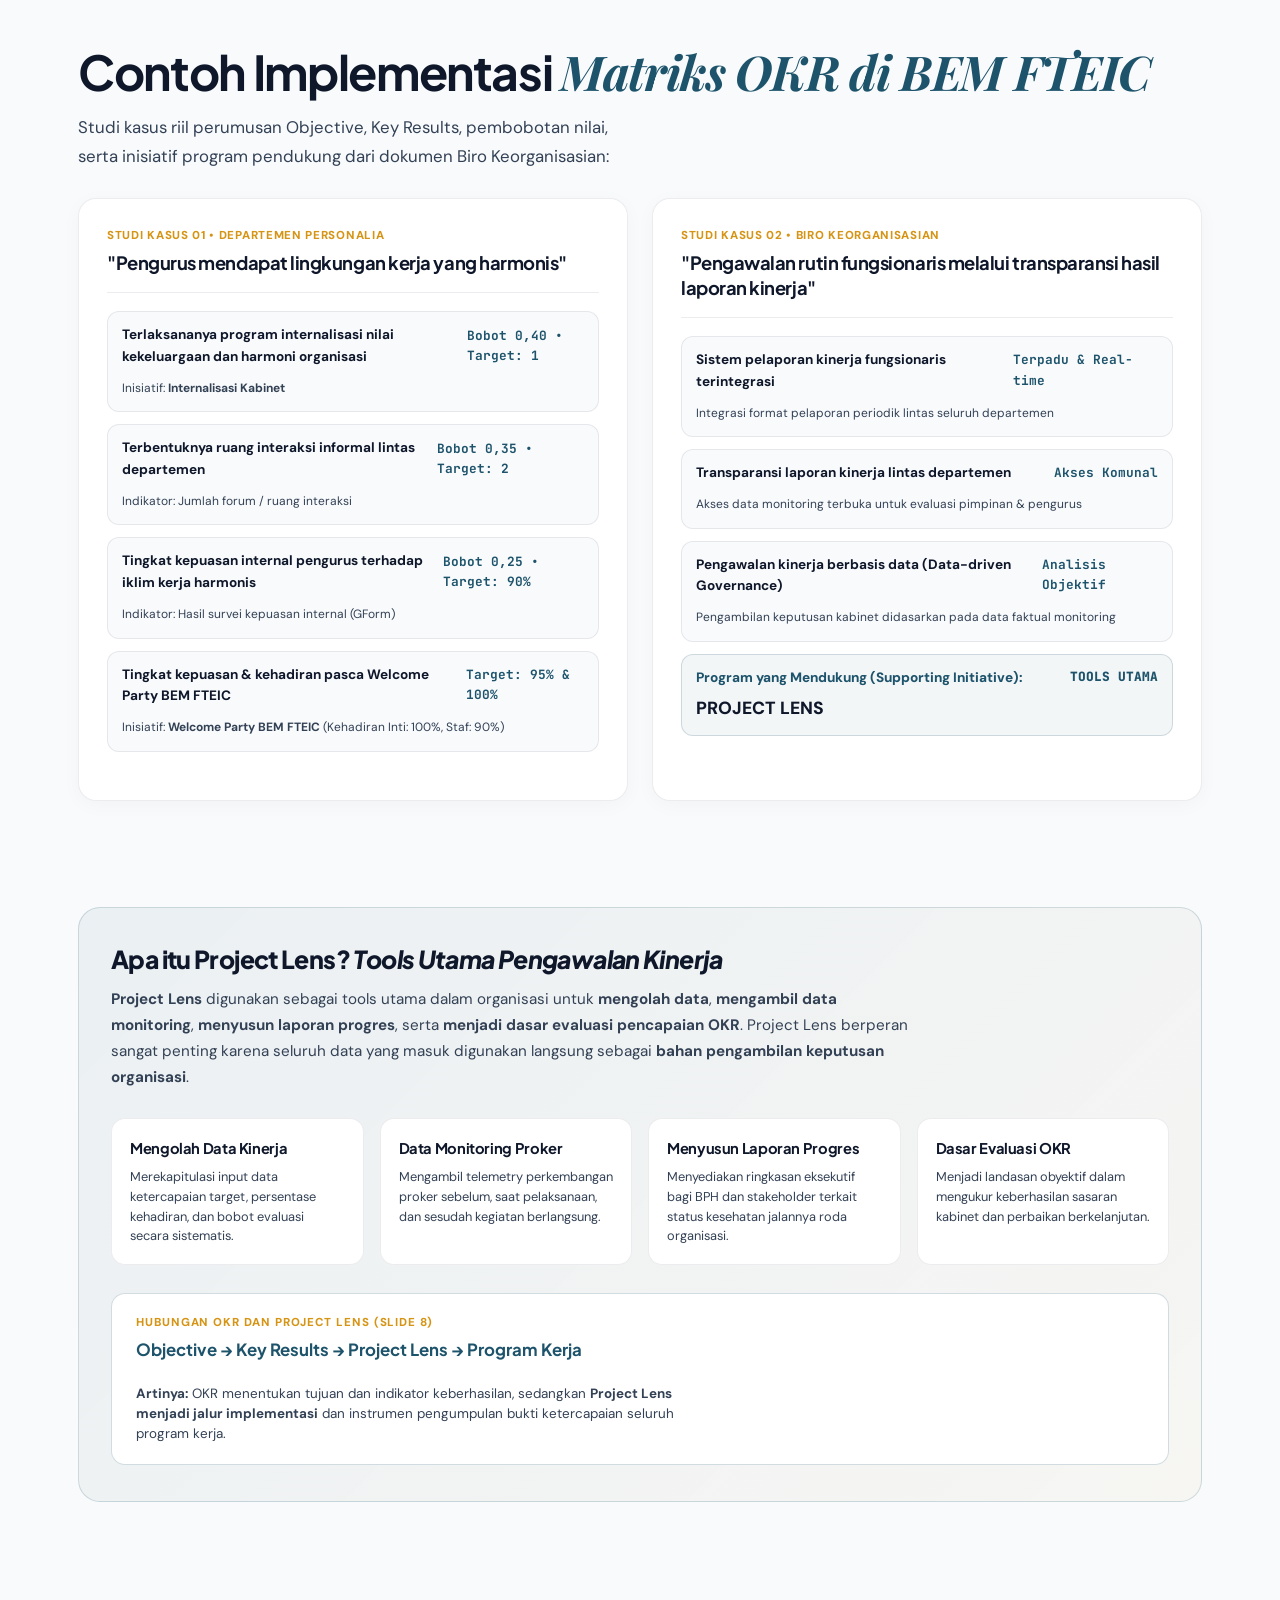
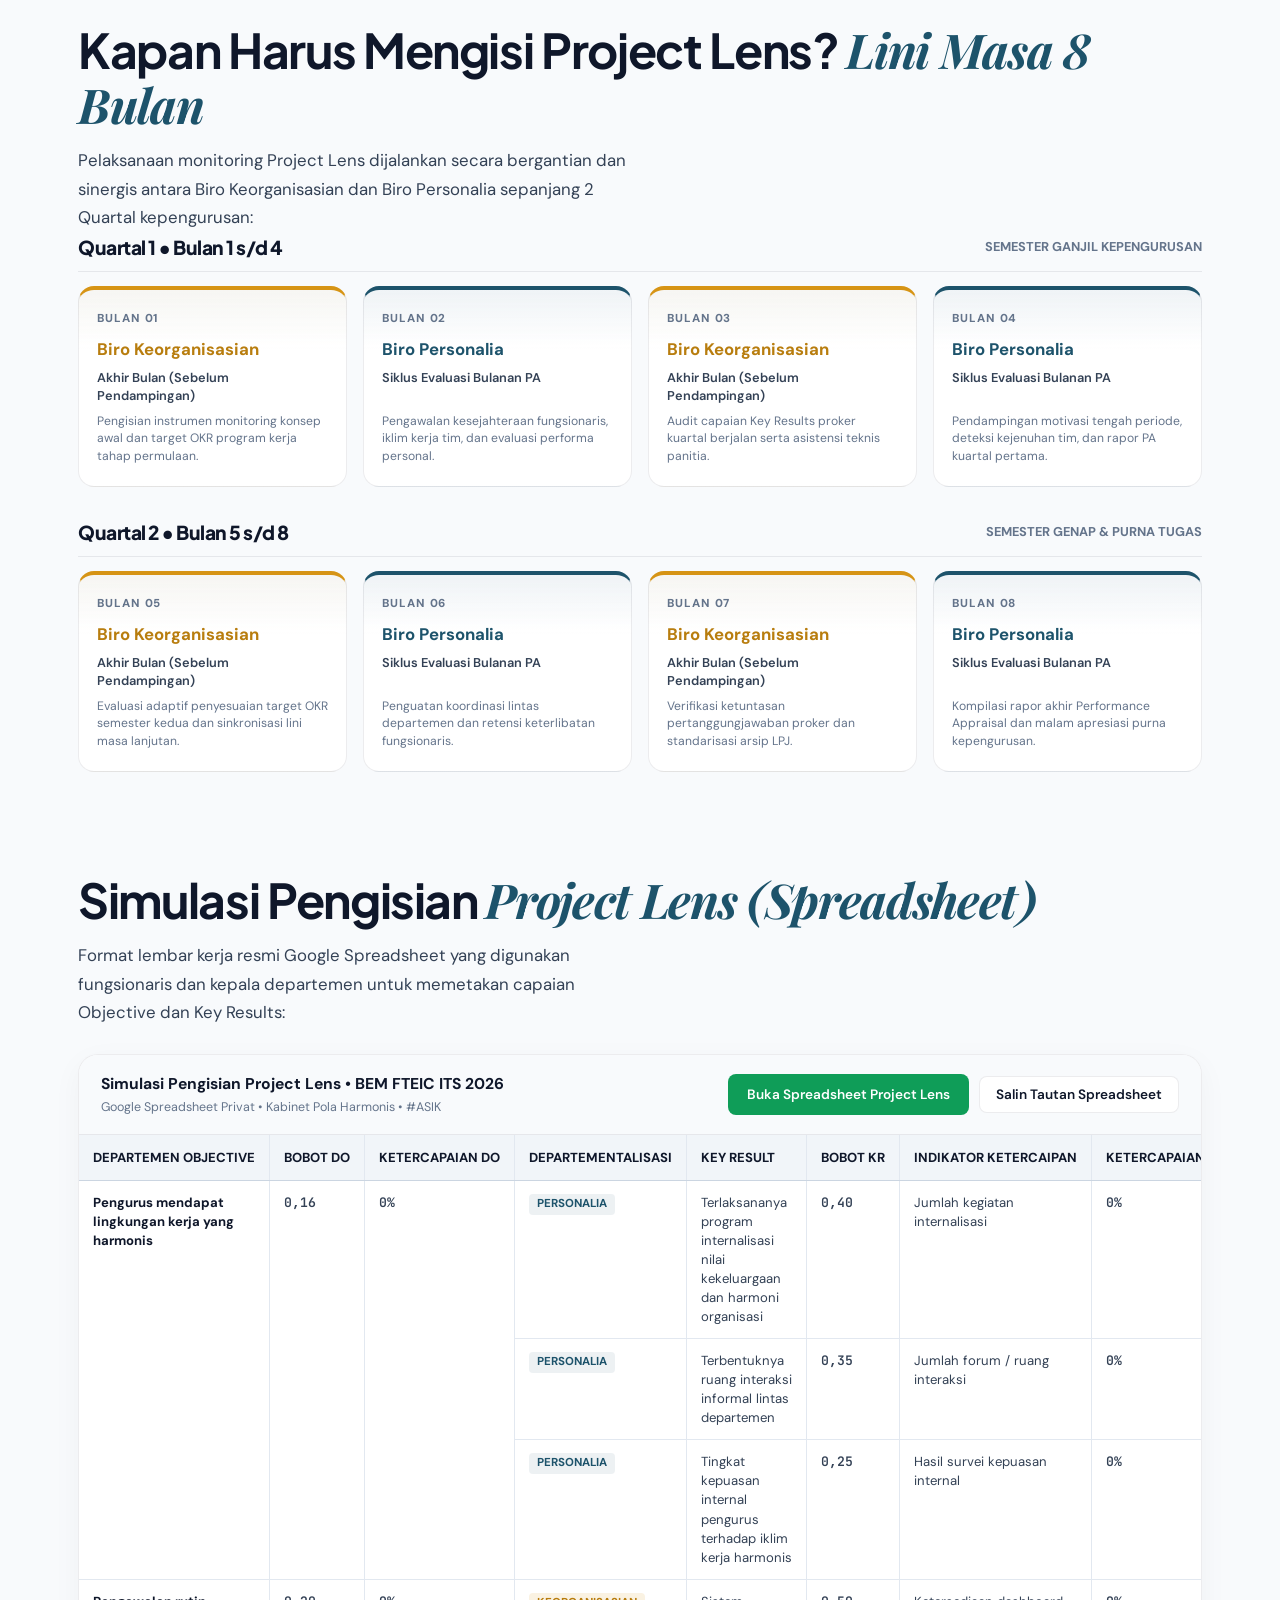
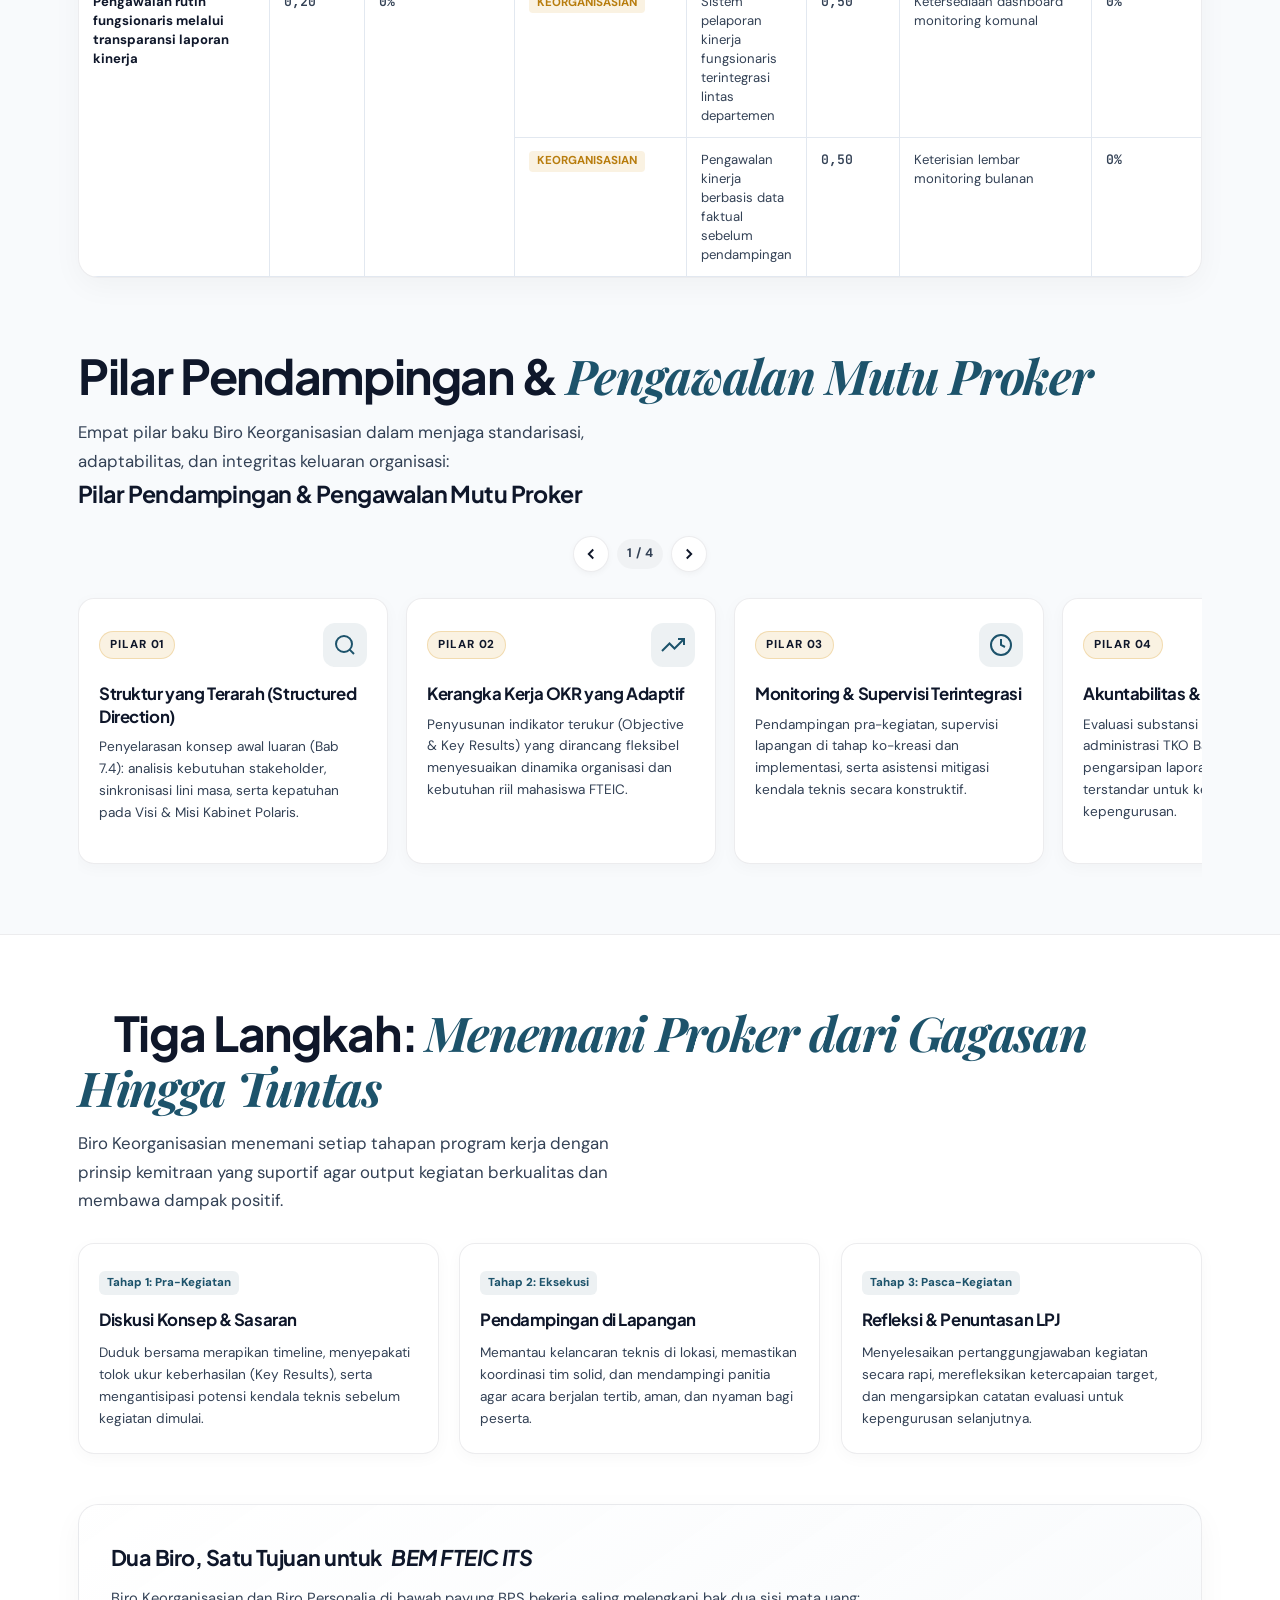
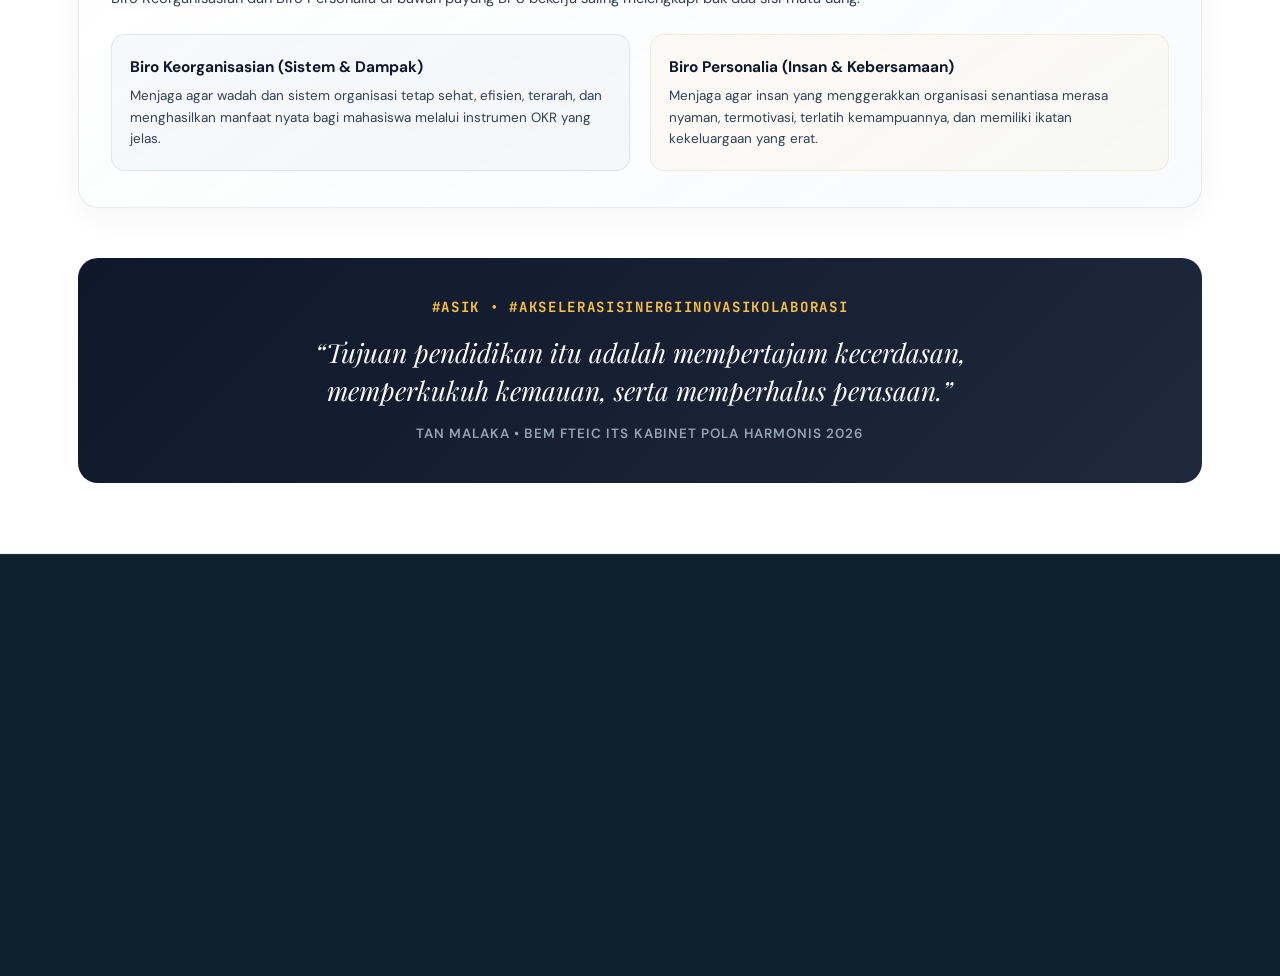
<file: biro-keorganisasian.html>
<!DOCTYPE html>
<html lang="id">

<head>
  <meta charset="UTF-8" />
  <meta name="viewport" content="width=device-width, initial-scale=1.0" />
  <title>Biro Keorganisasian — Badan Pengembangan Strategis BEM FTEIC ITS Kabinet Polaris 2026</title>

  <!-- Meta & SEO -->
  <meta name="description"
    content="Profil resmi Biro Keorganisasian BEM FTEIC ITS. Motor pengawal dinamika struktural, monitoring dan evaluasi program kerja, serta penilaian kerangka kerja berbasis Objective and Key Results (OKR)." />
  <meta name="theme-color" content="#1D536B" />
  <link rel="icon" type="image/png" href="assets/logo-bem-fteic.png" />

  <!-- Performance: Preload critical resources -->
  <link rel="preload" href="style.css" as="style" />
  <link rel="preload" href="app.js" as="script" />

  <!-- Google Fonts (async loading for fast text render) -->
  <link rel="preconnect" href="https://fonts.googleapis.com" />
  <link rel="preconnect" href="https://fonts.gstatic.com" crossorigin />
  <link rel="dns-prefetch" href="https://fonts.googleapis.com" />
  <link
    href="https://fonts.googleapis.com/css2?family=DM+Sans:ital,opsz,wght@0,9..40,300;0,9..40,400;0,9..40,500;0,9..40,600;0,9..40,700;1,9..40,400&family=Playfair+Display:ital,wght@0,600;0,700;1,600&display=swap"
    rel="stylesheet" media="print" onload="this.media='all'" />
  <noscript>
    <link
      href="https://fonts.googleapis.com/css2?family=DM+Sans:ital,opsz,wght@0,9..40,300;0,9..40,400;0,9..40,500;0,9..40,600;0,9..40,700;1,9..40,400&family=Playfair+Display:ital,wght@0,600;0,700;1,600&display=swap"
      rel="stylesheet" />
  </noscript>

  <!-- Custom Stylesheet -->
  <link rel="stylesheet" href="style.css" />
</head>

<body>

  <!-- ── 1. NAVIGATION BAR ── -->
  <nav class="nav scrolled" id="mainNav" role="navigation" aria-label="Main navigation">
    <div class="nav-inner">
      <a href="index.html" class="nav-logo">
        <img src="assets/logo-bem-fteic.png" alt="Logo BEM FTEIC" class="nav-logo-bem" />
        <div class="nav-logo-divider"></div>
        <img src="assets/logo-kabinet-polaris.png" alt="Logo Kabinet Polaris" class="nav-logo-kabinet" />
        <span class="logo-badge">BPS</span>
      </a>

      <ul class="nav-links" role="list">
        <li><a href="index.html">Beranda</a></li>
        <li><a href="about-bps.html">Tentang BPS</a></li>
        <li><a href="biro-personalia.html">Biro Personalia</a></li>
        <li><a href="biro-keorganisasian.html" class="active">Biro Keorganisasian</a></li>
      </ul>

      <div class="nav-cta">
        <a href="index.html#staf" class="btn-primary">Performance Appraisal Report</a>
      </div>

      <button class="nav-hamburger" id="hamburger" aria-label="Buka Menu" aria-expanded="false" onclick="toggleMobileMenu()">
        <span></span><span></span><span></span>
      </button>
    </div>
  </nav>

  <!-- Mobile Menu Drawer -->
  <div class="mobile-menu" id="mobileMenu" role="dialog" aria-modal="true" aria-label="Navigasi Mobile">
    <a href="index.html">Beranda</a>
    <a href="about-bps.html">Tentang BPS</a>
    <a href="biro-personalia.html">Biro Personalia</a>
    <a href="biro-keorganisasian.html" class="active" style="color: var(--accent);">Biro Keorganisasian</a>
    <a href="index.html#staf">Daftar Staf &amp; Performance Appraisal</a>
    <a href="index.html#faq">Bantuan &amp; FAQ</a>
    <a href="index.html#staf" class="mobile-cta btn-primary">Buka Performance Appraisal Report</a>
  </div>

  <!-- ── 2. SUBPAGE HERO SECTION ── -->
  <section class="subpage-hero" style="position: relative; overflow: hidden;">
    <div class="magic-grid-bg" aria-hidden="true"></div>
    <div class="magic-ambient-glow" aria-hidden="true"></div>

    <!-- BEM FTEIC ITS Official Brand Elements (from /elements) -->
    <img src="assets/elements/elem-asterisk-8p.png" alt="" class="bem-element elem-watermark-lg" style="top: -20px; right: -30px; width: 340px; max-width: 45vw;" aria-hidden="true" />
    <img src="assets/elements/elem-diamond-star.png" alt="" class="bem-element elem-float-slow" style="top: 22%; left: 4%; width: 38px; opacity: 0.7;" aria-hidden="true" />
    <img src="assets/elements/elem-sparkle-4p.png" alt="" class="bem-element elem-float-med" style="bottom: 20%; right: 6%; width: 44px; opacity: 0.8;" aria-hidden="true" />

    <div class="container" style="position: relative; z-index: 2;">
      <!-- Breadcrumb -->
      <div class="breadcrumb">
        <a href="index.html">Beranda</a>
        <span class="breadcrumb-separator">/</span>
        <a href="about-bps.html">Tentang BPS</a>
        <span class="breadcrumb-separator">/</span>
        <span class="breadcrumb-current">Biro Keorganisasian</span>
      </div>

      <div class="subpage-header">

        <h1 class="subpage-title">
          Objectives &amp; Key Results (OKR)<br>
          <span class="magic-shiny-text">&amp; Project Lens BEM FTEIC ITS</span>
        </h1>

        <p class="subpage-sub">
          Biro Keorganisasian Badan Pengembangan Strategis (BPS) BEM FTEIC ITS Kabinet Pola Harmonis mengawal manajemen tujuan, integrasi lini masa, pengawalan mutu terukur berbasis data, dan transparansi laporan kinerja melalui instrumen strategis <strong>Objectives &amp; Key Results (OKR)</strong> dan <strong>Project Lens</strong> berlandaskan semangat <strong>#ASIK</strong> (Akselerasi, Sinergi, Inovasi, Kolaborasi).
        </p>

      </div>
    </div>
  </section>

  <!-- ── 2.5 POTRET TIM BIRO KEORGANISASIAN SHOWCASE ── -->
  <section class="container team-showcase-section" style="padding-top: 50px; padding-bottom: 20px;">
    <div class="team-showcase-card" style="position: relative;">
      <div class="magic-border-beam" aria-hidden="true"></div>
      <div class="team-showcase-grid">
        <div class="team-showcase-media">
          <div class="team-photo-frame ratio-keorganisasian">
            <img src="assets/foto-biro-keorganisasian.jpg" alt="Tim Fungsionaris Biro Keorganisasian BEM FTEIC ITS Kabinet Polaris 2026" class="team-photo-img" loading="lazy" />
            <div class="team-photo-overlay"></div>
            <div class="team-photo-caption-bar">
              <span>Tim Fungsionaris Biro Keorganisasian</span>
              <span style="opacity: 0.85; font-size: 0.72rem;">Organizational Dynamics &amp; OKR</span>
            </div>
          </div>
        </div>
        <div class="team-showcase-content">
          <div class="editorial-scope-title">PROFIL &amp; TATA KELOLA BIRO</div>
          <h2 class="team-showcase-title">Memastikan Program Kerja <em>Tepat Sasaran &amp; Berdampak</em></h2>
          <p class="team-showcase-desc">
            Biro Keorganisasian berfokus pada sistem, tata kelola organisasi, serta efektivitas struktur dan pelaksanaan program kerja dalam BEM FTEIC ITS (TKO Bab IV.h). Melalui integrasi lini masa program kerja, implementasi sistem pencapaian <strong>Objective &amp; Key Results (OKR)</strong>, supervisi berkala 3 tahap, serta evaluasi sistemik koordinasi antar-departemen, tim ini mewujudkan budaya kerja <em>Structured Direction</em> yang adaptif dan akuntabel.
          </p>

        </div>
      </div>
    </div>
  </section>

  <!-- ── 2.7 STRUKTUR FUNGSIONARIS BIRO KEORGANISASIAN (DEDICATED SECTION) ── -->
  <section class="container bureau-roster-section reveal" id="struktur-biro">
    <div class="bureau-roster-header">
      <h2 class="section-title">
        <img src="assets/elements/elem-asterisk-8p.png" alt="" class="title-elem-icon" aria-hidden="true" />
        Struktur Fungsionaris <em>Biro Keorganisasian</em>
      </h2>
      <p class="section-sub">
        Fungsionaris pengawal tata kelola, sinkronisasi lini masa, dan mutu program kerja berbasis OKR Kabinet Polaris 2026:
      </p>
    </div>

    <div class="bureau-roster-grid keorg-grid">
      <!-- 1. Ketua Biro -->
      <div class="bureau-member-card roster-card-lead">
        <div class="member-avatar-wrap">
          <img src="assets/elements/elem-sunburst-gear.png" alt="" class="member-sunburst-gear" aria-hidden="true" />
          <div class="member-photo-frame">
            <img src="assets/fungsionaris/avatars/jua.jpg" alt="Foto Achmad Najwa Maruf" class="member-photo-img avatar-jua" loading="lazy" />
          </div>
        </div>
        <div class="member-role-badge lead-badge">Ketua Biro</div>
        <h3 class="member-name">Jua / Haikal</h3>
        <div class="member-fullname">Achmad Najwa Maruf</div>
        <div class="member-dept">Teknik Informatika &bull; 2023</div>
        <div class="member-biro-tag">Biro Keorganisasian</div>
      </div>

      <!-- 2. Wakil Kepala Biro -->
      <div class="bureau-member-card roster-card-lead">
        <div class="member-avatar-wrap">
          <img src="assets/elements/elem-sunburst-gear.png" alt="" class="member-sunburst-gear" aria-hidden="true" />
          <div class="member-photo-frame">
            <img src="assets/fungsionaris/avatars/habil.jpg" alt="Foto Habil Lirobi" class="member-photo-img avatar-habil" loading="lazy" />
          </div>
        </div>
        <div class="member-role-badge lead-badge">Wakil Kepala Biro</div>
        <h3 class="member-name">Habil</h3>
        <div class="member-fullname">Habil Lirobi</div>
        <div class="member-dept">Teknik Elektro &bull; 2023</div>
        <div class="member-biro-tag">Biro Keorganisasian</div>
      </div>

      <!-- 3. Asisten Biro: Afsal -->
      <div class="bureau-member-card">
        <div class="member-avatar-wrap">
          <img src="assets/elements/elem-sunburst-gear.png" alt="" class="member-sunburst-gear" aria-hidden="true" />
          <div class="member-photo-frame">
            <img src="assets/fungsionaris/avatars/afsal.jpg" alt="Foto Afsal Murtaza" class="member-photo-img avatar-afsal" loading="lazy" />
          </div>
        </div>
        <div class="member-role-badge">Asisten Biro</div>
        <h3 class="member-name">Afsal</h3>
        <div class="member-fullname">Afsal Murtaza</div>
        <div class="member-dept">Teknik Informatika &bull; 2024</div>
        <div class="member-biro-tag">Biro Keorganisasian</div>
      </div>

      <!-- 4. Asisten Biro: Dien -->
      <div class="bureau-member-card">
        <div class="member-avatar-wrap">
          <img src="assets/elements/elem-sunburst-gear.png" alt="" class="member-sunburst-gear" aria-hidden="true" />
          <div class="member-photo-frame">
            <img src="assets/fungsionaris/avatars/dien.jpg" alt="Foto Dien Fadillah Prihardini" class="member-photo-img avatar-dien" loading="lazy" />
          </div>
        </div>
        <div class="member-role-badge">Asisten Biro</div>
        <h3 class="member-name">Dien</h3>
        <div class="member-fullname">Dien Fadillah Prihardini</div>
        <div class="member-dept">Teknik Komputer &bull; 2024</div>
        <div class="member-biro-tag">Biro Keorganisasian</div>
      </div>
    </div>
  </section>

  <!-- ── 3. MENGAPA OKR DIPERLUKAN DALAM ORGANISASI? (SLIDE 3) ── -->
  <section class="container" id="mengapa-okr" style="padding-top: 50px; padding-bottom: 20px; position: relative;">
    <img src="assets/elements/elem-swirl-loop.png" alt="" class="bem-element elem-float-slow" style="top: 15px; right: 2%; width: 52px; opacity: 0.45;" aria-hidden="true" />
    <div style="display: flex; align-items: center; gap: 12px; margin-bottom: 8px;">
      <img src="assets/elements/elem-question.png" alt="" class="title-elem-icon" aria-hidden="true" />
      <h2 class="section-title reveal" style="margin-bottom: 0;">Mengapa OKR Diperlukan <em>dalam Organisasi?</em></h2>
    </div>
    <p class="section-sub reveal reveal-delay-2">
      Kerangka kerja Objectives and Key Results (OKR) memastikan seluruh elemen BEM FTEIC bergerak dengan kompas terpadu, terukur, dan berdampak nyata bagi mahasiswa:
    </p>

    <div class="why-okr-grid reveal reveal-delay-2">
      <div class="why-okr-card">
        <div class="why-okr-num">01</div>
        <h3 class="why-okr-title">Memberikan Arah &amp; Tujuan yang Jelas</h3>
        <p class="why-okr-desc">
          Menjadi pedoman navigasi strategis agar seluruh departemen dan biro memiliki pemahaman yang seragam mengenai arah besar yang ingin dicapai kabinet.
        </p>
      </div>

      <div class="why-okr-card">
        <div class="why-okr-num">02</div>
        <h3 class="why-okr-title">Membantu Mengukur Keberhasilan Proker</h3>
        <p class="why-okr-desc">
          Mengubah evaluasi abstrak menjadi tolok ukur kuantitatif dan kualitatif yang objektif, transparan, dan dapat diverifikasi bersama secara berkala.
        </p>
      </div>

      <div class="why-okr-card">
        <div class="why-okr-num">03</div>
        <h3 class="why-okr-title">Menyelaraskan Tujuan Organisasi</h3>
        <p class="why-okr-desc">
          Membangun jembatan sinergi vertikal dan horizontal antara visi kabinet, sasaran departemen, dan implementasi teknis kepanitiaan di lapangan.
        </p>
      </div>

      <div class="why-okr-card">
        <div class="why-okr-num">04</div>
        <h3 class="why-okr-title">Memastikan Dampak yang Terukur</h3>
        <p class="why-okr-desc">
          Menjamin setiap kegiatan tidak hanya sekadar gugur kewajiban atau selesai terlaksana, melainkan memberi dampak positif yang nyata bagi sivitas akademika.
        </p>
      </div>
    </div>
  </section>

  <!-- ── 4. STRUKTUR BERJENJANG OKR DALAM ORGANISASI (SLIDE 4 & 5) ── -->
  <section class="container" id="okr-framework" style="padding-top: 40px; padding-bottom: 40px; position: relative;">
    <span id="okr" style="position: absolute; top: -90px;" aria-hidden="true"></span>
    <h2 class="section-title reveal">Struktur OKR dalam Organisasi: <em>Disusun Berjenjang</em></h2>
    <p class="section-sub reveal reveal-delay-2">
      OKR disusun secara berjenjang agar seluruh program organisasi memiliki orientasi dan garis komando pencapaian yang sama:
    </p>

    <!-- OKR Hero Banner (Objective vs Key Result definition) -->
    <div class="okr-hero-banner reveal reveal-delay-2">
      <div style="display: flex; align-items: center; gap: 14px; margin-bottom: 12px; flex-wrap: wrap;">
        <div style="width: 36px; height: 36px; border-radius: 10px; background: rgba(214, 148, 21, 0.15); border: 1px solid rgba(214, 148, 21, 0.3); display: flex; align-items: center; justify-content: center; color: var(--gold-accent);">
          <svg width="20" height="20" viewBox="0 0 24 24" fill="none" stroke="currentColor" stroke-width="2"><circle cx="12" cy="12" r="10"></circle><circle cx="12" cy="12" r="6"></circle><circle cx="12" cy="12" r="2"></circle></svg>
        </div>
        <h3 style="font-size: 1.35rem; font-weight: 700; color: var(--text-1);">
          Apa itu OKR? Manajemen Tujuan Berbasis Capaian Terukur
        </h3>
      </div>
      <p style="font-size: 0.95rem; line-height: 1.7; color: var(--text-2); max-width: 860px;">
        <strong>OKR (Objectives and Key Results)</strong> adalah kerangka kerja manajemen tujuan yang digunakan untuk menetapkan target organisasi dan mengukur pencapaiannya secara terukur. Terdiri dari <strong>Objective</strong> (tujuan yang ingin dicapai) dan <strong>Key Results</strong> (indikator terukur untuk mengetahui apakah tujuan tersebut tercapai).
      </p>

      <div class="okr-grid">
        <!-- Objective Card -->
        <div class="okr-card reveal reveal-delay-1">
          <div class="okr-card-header">
            <span class="okr-pill okr-pill-obj">OBJECTIVE (O)</span>
            <span style="font-size: 0.76rem; font-weight: 700; color: var(--text-3); text-transform: uppercase;">Arah &amp; Esensi</span>
          </div>
          <h4 class="okr-card-title">Tujuan Kualitatif yang Ingin Dicapai</h4>
          <p class="okr-card-desc">
            Pernyataan inspiratif yang menjawab alasan fundamental mengapa sebuah program kerja atau inisiatif harus dijalankan, serta nilai tambah yang dihasilkan bagi mahasiswa.
          </p>
        </div>

        <!-- Key Results Card -->
        <div class="okr-card reveal reveal-delay-2">
          <div class="okr-card-header">
            <span class="okr-pill okr-pill-kr">KEY RESULTS (KR)</span>
            <span style="font-size: 0.76rem; font-weight: 700; color: var(--text-3); text-transform: uppercase;">Bukti Terukur</span>
          </div>
          <h4 class="okr-card-title">Indikator Terukur Capaian Target</h4>
          <p class="okr-card-desc">
            Tolok ukur kuantitatif spesifik (angka kepuasan, jumlah forum, presensi, persentase keberhasilan) untuk membuktikan apakah Objective telah berhasil dicapai.
          </p>
        </div>
      </div>
    </div>

    <!-- 4 Level Hierarchy Box (Slide 5) -->
    <div class="okr-hierarchy-wrapper reveal reveal-delay-2">
      <h3 style="font-size: 1.25rem; font-weight: 800; color: var(--text-1); margin-bottom: 6px;">
        Empat Tingkatan Struktur OKR dalam Kabinet
      </h3>
      <p style="font-size: 0.88rem; color: var(--text-2);">
        Penyelarasan bertingkat dari cita-cita luhur kabinet hingga aksi nyata panitia program kerja:
      </p>

      <div class="okr-hierarchy-grid">
        <div class="hierarchy-step-card">
          <div class="hierarchy-step-badge">Level 01</div>
          <h4 class="hierarchy-step-title">Objective Organisasi</h4>
          <p class="hierarchy-step-desc">Arah strategis besar BEM FTEIC ITS Kabinet Pola Harmonis 2026 sebagai elevator mahasiswa dan pengawal mutu.</p>
        </div>

        <div class="hierarchy-step-card">
          <div class="hierarchy-step-badge">Level 02</div>
          <h4 class="hierarchy-step-title">Objective Departemen</h4>
          <p class="hierarchy-step-desc">Target spesifik yang diturunkan ke masing-masing departemen dan biro sesuai ruang lingkup tugasnya.</p>
        </div>

        <div class="hierarchy-step-card">
          <div class="hierarchy-step-badge">Level 03</div>
          <h4 class="hierarchy-step-title">Key Results</h4>
          <p class="hierarchy-step-desc">Indikator capaian kuantitatif terukur dengan bobot penilaian terstandar pada setiap departemen.</p>
        </div>

        <div class="hierarchy-step-card">
          <div class="hierarchy-step-badge">Level 04</div>
          <h4 class="hierarchy-step-title">Program Kerja (Initiative)</h4>
          <p class="hierarchy-step-desc">Kegiatan, kepanitiaan, atau proyek nyata yang dirancang untuk mewujudkan Key Results tersebut.</p>
        </div>
      </div>

      <!-- Alur Matriks Spreadsheet (Slide 5) -->
      <div class="matrix-pipeline-box">
        <div class="matrix-pipeline-title">
          Alur Kolom Pengukuran Matriks Spreadsheet OKR (Slide 5):
        </div>
        <div class="matrix-pipeline-flow">
          <span class="matrix-flow-node highlight">Departemen Objective</span>
          <span class="matrix-flow-arrow">&rarr;</span>
          <span class="matrix-flow-node">Bobot DO</span>
          <span class="matrix-flow-arrow">&rarr;</span>
          <span class="matrix-flow-node">Ketercapaian DO</span>
          <span class="matrix-flow-arrow">&rarr;</span>
          <span class="matrix-flow-node">Departementalisasi</span>
          <span class="matrix-flow-arrow">&rarr;</span>
          <span class="matrix-flow-node highlight">Key Result</span>
          <span class="matrix-flow-arrow">&rarr;</span>
          <span class="matrix-flow-node">Bobot KR</span>
          <span class="matrix-flow-arrow">&rarr;</span>
          <span class="matrix-flow-node">Indikator Ketercapaian</span>
          <span class="matrix-flow-arrow">&rarr;</span>
          <span class="matrix-flow-node">Target</span>
          <span class="matrix-flow-arrow">&rarr;</span>
          <span class="matrix-flow-node">Hasil</span>
          <span class="matrix-flow-arrow">&rarr;</span>
          <span class="matrix-flow-node gold">Initiative (Proker)</span>
        </div>
      </div>
    </div>
  </section>

  <!-- ── 5. CONTOH IMPLEMENTASI OKR NYATA (SLIDE 4 & 6) ── -->
  <section class="container" id="contoh-okr" style="padding-top: 20px; padding-bottom: 40px;">
    <h2 class="section-title reveal">Contoh Implementasi <em>Matriks OKR di BEM FTEIC</em></h2>
    <p class="section-sub reveal reveal-delay-2">
      Studi kasus riil perumusan Objective, Key Results, pembobotan nilai, serta inisiatif program pendukung dari dokumen Biro Keorganisasian:
    </p>

    <div class="okr-cases-grid reveal reveal-delay-2">
      <!-- Case 1: Personalia -->
      <div class="okr-case-card">
        <div class="case-card-header">
          <div class="case-dept-tag">Studi Kasus 01 • Departemen Personalia</div>
          <h3 class="case-obj-title">"Pengurus mendapat lingkungan kerja yang harmonis"</h3>
        </div>

        <div class="case-kr-list">
          <div class="case-kr-item">
            <div class="case-kr-top">
              <span class="case-kr-name">Terlaksananya program internalisasi nilai kekeluargaan dan harmoni organisasi</span>
              <span class="case-kr-target">Bobot 0,40 &bull; Target: 1</span>
            </div>
            <span class="case-initiative-tag">Inisiatif: <strong>Internalisasi Kabinet</strong></span>
          </div>

          <div class="case-kr-item">
            <div class="case-kr-top">
              <span class="case-kr-name">Terbentuknya ruang interaksi informal lintas departemen</span>
              <span class="case-kr-target">Bobot 0,35 &bull; Target: 2</span>
            </div>
            <span class="case-initiative-tag">Indikator: Jumlah forum / ruang interaksi</span>
          </div>

          <div class="case-kr-item">
            <div class="case-kr-top">
              <span class="case-kr-name">Tingkat kepuasan internal pengurus terhadap iklim kerja harmonis</span>
              <span class="case-kr-target">Bobot 0,25 &bull; Target: 90%</span>
            </div>
            <span class="case-initiative-tag">Indikator: Hasil survei kepuasan internal (GForm)</span>
          </div>

          <div class="case-kr-item">
            <div class="case-kr-top">
              <span class="case-kr-name">Tingkat kepuasan &amp; kehadiran pasca Welcome Party BEM FTEIC</span>
              <span class="case-kr-target">Target: 95% &amp; 100%</span>
            </div>
            <span class="case-initiative-tag">Inisiatif: <strong>Welcome Party BEM FTEIC</strong> (Kehadiran Inti: 100%, Staf: 90%)</span>
          </div>
        </div>
      </div>

      <!-- Case 2: Keorganisasian & Project Lens -->
      <div class="okr-case-card">
        <div class="case-card-header">
          <div class="case-dept-tag">Studi Kasus 02 • Biro Keorganisasian</div>
          <h3 class="case-obj-title">"Pengawalan rutin fungsionaris melalui transparansi hasil laporan kinerja"</h3>
        </div>

        <div class="case-kr-list">
          <div class="case-kr-item">
            <div class="case-kr-top">
              <span class="case-kr-name">Sistem pelaporan kinerja fungsionaris terintegrasi</span>
              <span class="case-kr-target">Terpadu &amp; Real-time</span>
            </div>
            <span class="case-initiative-tag">Integrasi format pelaporan periodik lintas seluruh departemen</span>
          </div>

          <div class="case-kr-item">
            <div class="case-kr-top">
              <span class="case-kr-name">Transparansi laporan kinerja lintas departemen</span>
              <span class="case-kr-target">Akses Komunal</span>
            </div>
            <span class="case-initiative-tag">Akses data monitoring terbuka untuk evaluasi pimpinan &amp; pengurus</span>
          </div>

          <div class="case-kr-item">
            <div class="case-kr-top">
              <span class="case-kr-name">Pengawalan kinerja berbasis data (Data-driven Governance)</span>
              <span class="case-kr-target">Analisis Objektif</span>
            </div>
            <span class="case-initiative-tag">Pengambilan keputusan kabinet didasarkan pada data faktual monitoring</span>
          </div>

          <div class="case-kr-item" style="border: 1.5px solid var(--accent-border); background: rgba(29, 83, 107, 0.05);">
            <div class="case-kr-top">
              <span class="case-kr-name" style="font-weight: 800; color: var(--accent);">Program yang Mendukung (Supporting Initiative):</span>
              <span class="case-kr-target" style="font-weight: 800;">TOOLS UTAMA</span>
            </div>
            <div style="font-size: 1.1rem; font-weight: 800; color: var(--text-1); margin-top: 4px;">
              PROJECT LENS
            </div>
          </div>
        </div>
      </div>
    </div>
  </section>

  <!-- ── 6. PROJECT LENS: TOOLS UTAMA ORGANISASI (SLIDE 7 & 8) ── -->
  <section class="container" id="project-lens" style="padding-top: 30px; padding-bottom: 40px; position: relative;">
    <div class="project-lens-hub reveal reveal-delay-1" style="position: relative;">
      <!-- Project Lens Official Watermark Emblem -->
      <img src="assets/elements/elem-asterisk-8p.png" alt="" class="bem-element elem-watermark-md elem-float-slow" style="top: -20px; right: -20px; width: 170px; opacity: 0.16;" aria-hidden="true" />
      <img src="assets/elements/elem-sparkle-4p.png" alt="" class="bem-element elem-float-med" style="bottom: 25px; left: -15px; width: 38px; opacity: 0.65;" aria-hidden="true" />

      <div class="lens-hub-header">
        <h2 class="lens-hub-title">Apa itu Project Lens? <em>Tools Utama Pengawalan Kinerja</em></h2>
        <p class="lens-hub-desc">
          <strong>Project Lens</strong> digunakan sebagai tools utama dalam organisasi untuk <strong>mengolah data</strong>, <strong>mengambil data monitoring</strong>, <strong>menyusun laporan progres</strong>, serta <strong>menjadi dasar evaluasi pencapaian OKR</strong>. Project Lens berperan sangat penting karena seluruh data yang masuk digunakan langsung sebagai <strong>bahan pengambilan keputusan organisasi</strong>.
        </p>
      </div>

      <div class="lens-features-grid">
        <div class="lens-feature-card">
          <h4 class="lens-feature-title">Mengolah Data Kinerja</h4>
          <p class="lens-feature-desc">Merekapitulasi input data ketercapaian target, persentase kehadiran, dan bobot evaluasi secara sistematis.</p>
        </div>

        <div class="lens-feature-card">
          <h4 class="lens-feature-title">Data Monitoring Proker</h4>
          <p class="lens-feature-desc">Mengambil telemetry perkembangan proker sebelum, saat pelaksanaan, dan sesudah kegiatan berlangsung.</p>
        </div>

        <div class="lens-feature-card">
          <h4 class="lens-feature-title">Menyusun Laporan Progres</h4>
          <p class="lens-feature-desc">Menyediakan ringkasan eksekutif bagi BPH dan stakeholder terkait status kesehatan jalannya roda organisasi.</p>
        </div>

        <div class="lens-feature-card">
          <h4 class="lens-feature-title">Dasar Evaluasi OKR</h4>
          <p class="lens-feature-desc">Menjadi landasan obyektif dalam mengukur keberhasilan sasaran kabinet dan perbaikan berkelanjutan.</p>
        </div>
      </div>

      <!-- Hubungan OKR dan Project Lens (Slide 8) -->
      <div class="lens-formula-box">
        <div>
          <div style="font-size: 0.72rem; font-weight: 800; letter-spacing: 0.08em; text-transform: uppercase; color: var(--gold); margin-bottom: 4px;">
            Hubungan OKR dan Project Lens (Slide 8)
          </div>
          <div class="lens-formula-math">
            Objective &rarr; Key Results &rarr; Project Lens &rarr; Program Kerja
          </div>
        </div>
        <div class="lens-formula-note">
          <strong>Artinya:</strong> OKR menentukan tujuan dan indikator keberhasilan, sedangkan <strong>Project Lens menjadi jalur implementasi</strong> dan instrumen pengumpulan bukti ketercapaian seluruh program kerja.
        </div>
      </div>
    </div>
  </section>

  <!-- ── 7. JADWAL PERIODISASI: KAPAN HARUS MENGISI PROJECT LENS? (SLIDE 10) ── -->
  <section class="container period-timeline-section" id="jadwal-periodisasi" style="padding-top: 40px; padding-bottom: 40px; position: relative;">
    <img src="assets/elements/elem-wavy-pillar.png" alt="" class="bem-element elem-float-slow" style="top: 15px; right: 2%; width: 32px; opacity: 0.4;" aria-hidden="true" />
    <h2 class="section-title reveal">Kapan Harus Mengisi Project Lens? <em>Lini Masa 8 Bulan</em></h2>
    <p class="section-sub reveal reveal-delay-2">
      Pelaksanaan monitoring Project Lens dijalankan secara bergantian dan sinergis antara Biro Keorganisasian dan Biro Personalia sepanjang 2 Quartal kepengurusan:
    </p>

    <!-- Quartal 1 -->
    <div class="quartal-wrap reveal reveal-delay-2">
      <div class="quartal-header">
        <h3 class="quartal-title">Quartal 1 • Bulan 1 s/d 4</h3>
        <span style="font-size: 0.8rem; font-weight: 700; color: var(--text-3); text-transform: uppercase;">Semester Ganjil Kepengurusan</span>
      </div>

      <div class="quartal-grid">
        <!-- Bulan 1 -->
        <div class="cycle-month-card keorg">
          <span class="cycle-month-num">Bulan 01</span>
          <div class="cycle-month-actor">Biro Keorganisasian</div>
          <div class="cycle-month-timing">Akhir Bulan (Sebelum Pendampingan)</div>
          <p class="cycle-month-focus">Pengisian instrumen monitoring konsep awal dan target OKR program kerja tahap permulaan.</p>
        </div>

        <!-- Bulan 2 -->
        <div class="cycle-month-card personalia">
          <span class="cycle-month-num">Bulan 02</span>
          <div class="cycle-month-actor">Biro Personalia</div>
          <div class="cycle-month-timing">Siklus Evaluasi Bulanan PA</div>
          <p class="cycle-month-focus">Pengawalan kesejahteraan fungsionaris, iklim kerja tim, dan evaluasi performa personal.</p>
        </div>

        <!-- Bulan 3 -->
        <div class="cycle-month-card keorg">
          <span class="cycle-month-num">Bulan 03</span>
          <div class="cycle-month-actor">Biro Keorganisasian</div>
          <div class="cycle-month-timing">Akhir Bulan (Sebelum Pendampingan)</div>
          <p class="cycle-month-focus">Audit capaian Key Results proker kuartal berjalan serta asistensi teknis panitia.</p>
        </div>

        <!-- Bulan 4 -->
        <div class="cycle-month-card personalia">
          <span class="cycle-month-num">Bulan 04</span>
          <div class="cycle-month-actor">Biro Personalia</div>
          <div class="cycle-month-timing">Siklus Evaluasi Bulanan PA</div>
          <p class="cycle-month-focus">Pendampingan motivasi tengah periode, deteksi kejenuhan tim, dan rapor PA kuartal pertama.</p>
        </div>
      </div>
    </div>

    <!-- Quartal 2 -->
    <div class="quartal-wrap reveal reveal-delay-3">
      <div class="quartal-header">
        <h3 class="quartal-title">Quartal 2 • Bulan 5 s/d 8</h3>
        <span style="font-size: 0.8rem; font-weight: 700; color: var(--text-3); text-transform: uppercase;">Semester Genap &amp; Purna Tugas</span>
      </div>

      <div class="quartal-grid">
        <!-- Bulan 5 -->
        <div class="cycle-month-card keorg">
          <span class="cycle-month-num">Bulan 05</span>
          <div class="cycle-month-actor">Biro Keorganisasian</div>
          <div class="cycle-month-timing">Akhir Bulan (Sebelum Pendampingan)</div>
          <p class="cycle-month-focus">Evaluasi adaptif penyesuaian target OKR semester kedua dan sinkronisasi lini masa lanjutan.</p>
        </div>

        <!-- Bulan 6 -->
        <div class="cycle-month-card personalia">
          <span class="cycle-month-num">Bulan 06</span>
          <div class="cycle-month-actor">Biro Personalia</div>
          <div class="cycle-month-timing">Siklus Evaluasi Bulanan PA</div>
          <p class="cycle-month-focus">Penguatan koordinasi lintas departemen dan retensi keterlibatan fungsionaris.</p>
        </div>

        <!-- Bulan 7 -->
        <div class="cycle-month-card keorg">
          <span class="cycle-month-num">Bulan 07</span>
          <div class="cycle-month-actor">Biro Keorganisasian</div>
          <div class="cycle-month-timing">Akhir Bulan (Sebelum Pendampingan)</div>
          <p class="cycle-month-focus">Verifikasi ketuntasan pertanggungjawaban proker dan standarisasi arsip LPJ.</p>
        </div>

        <!-- Bulan 8 -->
        <div class="cycle-month-card personalia">
          <span class="cycle-month-num">Bulan 08</span>
          <div class="cycle-month-actor">Biro Personalia</div>
          <div class="cycle-month-timing">Siklus Evaluasi Bulanan PA</div>
          <p class="cycle-month-focus">Kompilasi rapor akhir Performance Appraisal dan malam apresiasi purna kepengurusan.</p>
        </div>
      </div>
    </div>
  </section>

  <!-- ── 8. SIMULASI DAN FORMAT SPREADSHEET PROJECT LENS (SLIDE 9) ── -->
  <section class="container" id="simulasi-okr" style="padding-top: 30px; padding-bottom: 50px;">
    <h2 class="section-title reveal">Simulasi Pengisian <em>Project Lens (Spreadsheet)</em></h2>
    <p class="section-sub reveal reveal-delay-2">
      Format lembar kerja resmi Google Spreadsheet yang digunakan fungsionaris dan kepala departemen untuk memetakan capaian Objective dan Key Results:
    </p>

    <div class="spreadsheet-sim-card reveal reveal-delay-2">
      <!-- Topbar Action -->
      <div class="spreadsheet-topbar">
        <div>
          <div class="spreadsheet-meta-title">Simulasi Pengisian Project Lens • BEM FTEIC ITS 2026</div>
          <div class="spreadsheet-meta-sub">Google Spreadsheet Privat &bull; Kabinet Pola Harmonis &bull; #ASIK</div>
        </div>
        <div class="spreadsheet-actions">
          <a href="https://docs.google.com/spreadsheets/d/1dqtQNolhCZ5hrACQ1sTx4azZOIOjgDaQvojys18vw8s/edit?usp=sharing" target="_blank" rel="noopener noreferrer" class="btn-spreadsheet-direct">
            Buka Spreadsheet Project Lens
          </a>
          <button type="button" class="btn-spreadsheet-copy" onclick="copySpreadsheetLink()">
            Salin Tautan Spreadsheet
          </button>
        </div>
      </div>

      <!-- Table View Preview -->
      <div class="spreadsheet-table-container">
        <table class="mock-sheet-table">
          <thead>
            <tr>
              <th>DEPARTEMEN OBJECTIVE</th>
              <th>BOBOT DO</th>
              <th>KETERCAPAIAN DO</th>
              <th>DEPARTEMENTALISASI</th>
              <th>KEY RESULT</th>
              <th>BOBOT KR</th>
              <th>INDIKATOR KETERCAIPAN</th>
              <th>KETERCAPAIAN</th>
              <th>TARGET</th>
              <th>HASIL</th>
              <th>INITIATIVE</th>
            </tr>
          </thead>
          <tbody>
            <tr>
              <td rowspan="3" style="font-weight: 700; color: var(--text-1);">
                Pengurus mendapat lingkungan kerja yang harmonis
              </td>
              <td class="sheet-num" rowspan="3">0,16</td>
              <td class="sheet-num" rowspan="3">0%</td>
              <td><span class="sheet-badge-dept">PERSONALIA</span></td>
              <td>Terlaksananya program internalisasi nilai kekeluargaan dan harmoni organisasi</td>
              <td class="sheet-num">0,40</td>
              <td>Jumlah kegiatan internalisasi</td>
              <td class="sheet-num">0%</td>
              <td class="sheet-num">1</td>
              <td class="sheet-num">0</td>
              <td style="font-weight: 700; color: var(--accent);">INTERNALISASI</td>
            </tr>
            <tr>
              <td><span class="sheet-badge-dept">PERSONALIA</span></td>
              <td>Terbentuknya ruang interaksi informal lintas departemen</td>
              <td class="sheet-num">0,35</td>
              <td>Jumlah forum / ruang interaksi</td>
              <td class="sheet-num">0%</td>
              <td class="sheet-num">2</td>
              <td class="sheet-num">0</td>
              <td style="font-weight: 700; color: var(--accent);">GATHERING DEPARTEMEN</td>
            </tr>
            <tr>
              <td><span class="sheet-badge-dept">PERSONALIA</span></td>
              <td>Tingkat kepuasan internal pengurus terhadap iklim kerja harmonis</td>
              <td class="sheet-num">0,25</td>
              <td>Hasil survei kepuasan internal</td>
              <td class="sheet-num">0%</td>
              <td class="sheet-num">90%</td>
              <td class="sheet-num">0%</td>
              <td style="font-weight: 700; color: var(--accent);">SURVEI PERSONALIA</td>
            </tr>
            <tr>
              <td rowspan="2" style="font-weight: 700; color: var(--text-1);">
                Pengawalan rutin fungsionaris melalui transparansi laporan kinerja
              </td>
              <td class="sheet-num" rowspan="2">0,20</td>
              <td class="sheet-num" rowspan="2">0%</td>
              <td><span class="sheet-badge-dept" style="background: rgba(214, 148, 21, 0.12); color: var(--gold-hover);">KEORGANISASIAN</span></td>
              <td>Sistem pelaporan kinerja fungsionaris terintegrasi lintas departemen</td>
              <td class="sheet-num">0,50</td>
              <td>Ketersediaan dashboard monitoring komunal</td>
              <td class="sheet-num">0%</td>
              <td class="sheet-num">100%</td>
              <td class="sheet-num">0%</td>
              <td style="font-weight: 700; color: var(--gold-hover);">PROJECT LENS</td>
            </tr>
            <tr>
              <td><span class="sheet-badge-dept" style="background: rgba(214, 148, 21, 0.12); color: var(--gold-hover);">KEORGANISASIAN</span></td>
              <td>Pengawalan kinerja berbasis data faktual sebelum pendampingan</td>
              <td class="sheet-num">0,50</td>
              <td>Keterisian lembar monitoring bulanan</td>
              <td class="sheet-num">0%</td>
              <td class="sheet-num">100%</td>
              <td class="sheet-num">0%</td>
              <td style="font-weight: 700; color: var(--gold-hover);">PROJECT LENS</td>
            </tr>
          </tbody>
        </table>
      </div>
    </div>
  </section>

  <!-- ── 9. PILAR PENDAMPINGAN DAN PENGAWALAN MUTU PROKER ── -->
  <section class="container" style="padding-top: 20px; padding-bottom: 50px;">
    <div>
      <h2 class="section-title reveal">Pilar Pendampingan &amp; <em>Pengawalan Mutu Proker</em></h2>
      <p class="section-sub reveal reveal-delay-2">
        Empat pilar baku Biro Keorganisasian dalam menjaga standarisasi, adaptabilitas, dan integritas keluaran organisasi:
      </p>

      <h3 class="reveal" style="font-size: 1.45rem; font-weight: 700; color: var(--text-1); margin-bottom: 20px;">
        Pilar Pendampingan &amp; Pengawalan Mutu Proker
      </h3>

      <!-- Interactive Pillars Slider Component -->
      <div class="pillars-slider-component reveal reveal-delay-2">
        <div class="pillars-slider-topbar">
          <div class="slider-nav-controls">
            <button type="button" class="slider-nav-btn slider-prev-btn" aria-label="Geser ke kiri" title="Geser ke Kiri">
              <svg width="18" height="18" viewBox="0 0 24 24" fill="none" stroke="currentColor" stroke-width="2.5"><polyline points="15 18 9 12 15 6"></polyline></svg>
            </button>
            <div class="slider-counter-pill">
              <span class="slider-active-idx">1</span>
              <span class="slider-sep">/</span>
              <span class="slider-total-idx">4</span>
            </div>
            <button type="button" class="slider-nav-btn slider-next-btn" aria-label="Geser ke kanan" title="Geser ke Kanan">
              <svg width="18" height="18" viewBox="0 0 24 24" fill="none" stroke="currentColor" stroke-width="2.5"><polyline points="9 18 15 12 9 6"></polyline></svg>
            </button>
          </div>
        </div>

        <div class="pillars-slider-track" tabindex="0" role="region" aria-label="Slides 4 Pilar Mutu Proker">
          <!-- Pilar 1 -->
          <div class="pillar-slide-card">
            <div class="pillar-card-top">
              <span class="pillar-num-badge">Pilar 01</span>
              <div class="pillar-icon-box">
                <svg width="24" height="24" viewBox="0 0 24 24" fill="none" stroke="currentColor" stroke-width="2"><circle cx="11" cy="11" r="8"></circle><line x1="21" y1="21" x2="16.65" y2="16.65"></line></svg>
              </div>
            </div>
            <h4 class="pillar-card-title">Struktur yang Terarah (Structured Direction)</h4>
            <p class="pillar-card-desc">
              Penyelarasan konsep awal luaran (Bab 7.4): analisis kebutuhan stakeholder, sinkronisasi lini masa, serta kepatuhan pada Visi &amp; Misi Kabinet Polaris.
            </p>
          </div>

          <!-- Pilar 2 -->
          <div class="pillar-slide-card">
            <div class="pillar-card-top">
              <span class="pillar-num-badge">Pilar 02</span>
              <div class="pillar-icon-box">
                <svg width="24" height="24" viewBox="0 0 24 24" fill="none" stroke="currentColor" stroke-width="2"><polyline points="23 6 13.5 15.5 8.5 10.5 1 18"></polyline><polyline points="17 6 23 6 23 12"></polyline></svg>
              </div>
            </div>
            <h4 class="pillar-card-title">Kerangka Kerja OKR yang Adaptif</h4>
            <p class="pillar-card-desc">
              Penyusunan indikator terukur (Objective &amp; Key Results) yang dirancang fleksibel menyesuaikan dinamika organisasi dan kebutuhan riil mahasiswa FTEIC.
            </p>
          </div>

          <!-- Pilar 3 -->
          <div class="pillar-slide-card">
            <div class="pillar-card-top">
              <span class="pillar-num-badge">Pilar 03</span>
              <div class="pillar-icon-box">
                <svg width="24" height="24" viewBox="0 0 24 24" fill="none" stroke="currentColor" stroke-width="2"><circle cx="12" cy="12" r="10"></circle><polyline points="12 6 12 12 16 14"></polyline></svg>
              </div>
            </div>
            <h4 class="pillar-card-title">Monitoring &amp; Supervisi Terintegrasi</h4>
            <p class="pillar-card-desc">
              Pendampingan pra-kegiatan, supervisi lapangan di tahap ko-kreasi dan implementasi, serta asistensi mitigasi kendala teknis secara konstruktif.
            </p>
          </div>

          <!-- Pilar 4 -->
          <div class="pillar-slide-card">
            <div class="pillar-card-top">
              <span class="pillar-num-badge">Pilar 04</span>
              <div class="pillar-icon-box">
                <svg width="24" height="24" viewBox="0 0 24 24" fill="none" stroke="currentColor" stroke-width="2"><polyline points="23 4 23 10 17 10"></polyline><polyline points="1 20 1 14 7 14"></polyline><path d="M3.51 9a9 9 0 0 1 14.85-3.36L23 10M1 14l4.64 4.36A9 9 0 0 0 20.49 15"></path></svg>
              </div>
            </div>
            <h4 class="pillar-card-title">Akuntabilitas &amp; Standarisasi LPJ</h4>
            <p class="pillar-card-desc">
              Evaluasi substansi (KPI), kepatuhan SOP administrasi TKO Bab VIII, dan pengarsipan laporan pertanggungjawaban terstandar untuk kesinambungan estafet kepengurusan.
            </p>
          </div>
        </div>
      </div>
    </div>
  </section>

  <!-- ── 4. SIKLUS MONITORING DAN EVALUASI PROGRAM KERJA ── -->
  <section style="background: var(--surface); padding: 70px 0; border-top: 1px solid var(--border); border-bottom: 1px solid var(--border); position: relative;" id="siklus-monitoring">
    <span id="monitoring" style="position: absolute; top: -90px;" aria-hidden="true"></span>
    <img src="assets/elements/elem-triad-circles.png" alt="" class="bem-element elem-float-slow" style="top: 20px; right: 3%; width: 56px; opacity: 0.35;" aria-hidden="true" />
    <div class="container">
      <h2 class="section-title reveal">
        <img src="assets/elements/elem-triad-circles.png" alt="" class="title-elem-icon" aria-hidden="true" />
        Tiga Langkah: <em>Menemani Proker dari Gagasan Hingga Tuntas</em>
      </h2>
      <p class="section-sub reveal reveal-delay-2">
        Biro Keorganisasian menemani setiap tahapan program kerja dengan prinsip kemitraan yang suportif agar output kegiatan berkualitas dan membawa dampak positif.
      </p>

      <div class="monitoring-flow-grid">

        <!-- Tahap 1 -->
        <div class="monitoring-flow-card reveal reveal-delay-1">
          <span class="monitoring-step-num">Tahap 1: Pra-Kegiatan</span>
          <h4 class="monitoring-card-title">Diskusi Konsep &amp; Sasaran</h4>
          <p class="monitoring-card-desc">
            Duduk bersama merapikan timeline, menyepakati tolok ukur keberhasilan (Key Results), serta mengantisipasi potensi kendala teknis sebelum kegiatan dimulai.
          </p>
        </div>

        <!-- Tahap 2 -->
        <div class="monitoring-flow-card reveal reveal-delay-2">
          <span class="monitoring-step-num">Tahap 2: Eksekusi</span>
          <h4 class="monitoring-card-title">Pendampingan di Lapangan</h4>
          <p class="monitoring-card-desc">
            Memantau kelancaran teknis di lokasi, memastikan koordinasi tim solid, dan mendampingi panitia agar acara berjalan tertib, aman, dan nyaman bagi peserta.
          </p>
        </div>

        <!-- Tahap 3 -->
        <div class="monitoring-flow-card reveal reveal-delay-3">
          <span class="monitoring-step-num">Tahap 3: Pasca-Kegiatan</span>
          <h4 class="monitoring-card-title">Refleksi &amp; Penuntasan LPJ</h4>
          <p class="monitoring-card-desc">
            Menyelesaikan pertanggungjawaban kegiatan secara rapi, merefleksikan ketercapaian target, dan mengarsipkan catatan evaluasi untuk kepengurusan selanjutnya.
          </p>
        </div>

      </div>

      <!-- Sinergi Box -->
      <div class="synergy-callout reveal reveal-delay-2" style="margin-top: 50px; position: relative; overflow: hidden;">
        <img src="assets/elements/elem-asterisk-8p.png" alt="" class="bem-element elem-watermark-md" style="top: -20px; right: -20px; width: 160px; opacity: 0.1;" aria-hidden="true" />
        <h3 class="synergy-title">Dua Biro, Satu Tujuan untuk <em>BEM FTEIC ITS</em></h3>
        <p class="synergy-desc">
          Biro Keorganisasian dan Biro Personalia di bawah payung BPS bekerja saling melengkapi bak dua sisi mata uang:
        </p>

        <div class="synergy-grid">
          <div class="synergy-item">
            <div class="synergy-item-title">Biro Keorganisasian (Sistem &amp; Dampak)</div>
            <div class="synergy-item-desc">
              Menjaga agar wadah dan sistem organisasi tetap sehat, efisien, terarah, dan menghasilkan manfaat nyata bagi mahasiswa melalui instrumen OKR yang jelas.
            </div>
          </div>
          <div class="synergy-item">
            <div class="synergy-item-title">Biro Personalia (Insan &amp; Kebersamaan)</div>
            <div class="synergy-item-desc">
              Menjaga agar insan yang menggerakkan organisasi senantiasa merasa nyaman, termotivasi, terlatih kemampuannya, dan memiliki ikatan kekeluargaan yang erat.
            </div>
          </div>
        </div>
      </div>

      <!-- ── 11. ASIK TAGLINE & QUOTE TAN MALAKA (SLIDE 1 & 11) ── -->
      <div class="asik-quote-banner reveal reveal-delay-2" style="position: relative; overflow: hidden;">
        <img src="assets/elements/elem-sparkle-4p.png" alt="" class="card-brand-decor elem-float-slow" style="top: 15px; left: 20px; width: 34px; opacity: 0.45;" aria-hidden="true" />
        <img src="assets/elements/elem-diamond-star.png" alt="" class="card-brand-decor elem-float-med" style="bottom: 15px; right: 20px; width: 28px; opacity: 0.4;" aria-hidden="true" />
        <div class="asik-tagline">#ASIK • #AkselerasiSinergiInovasiKolaborasi</div>
        <p class="asik-quote-text">
          &ldquo;Tujuan pendidikan itu adalah mempertajam kecerdasan, memperkukuh kemauan, serta memperhalus perasaan.&rdquo;
        </p>
        <div class="asik-quote-author">Tan Malaka &bull; BEM FTEIC ITS Kabinet Pola Harmonis 2026</div>
      </div>

    </div>
  </section>

  <!-- ── 5. FOOTER ── -->
  <footer class="footer" role="contentinfo">
    <div class="container">
      <div class="footer-grid">
        <div class="footer-brand">
          <div class="footer-logo">
            <img src="assets/logo-bem-fteic.png" alt="BEM FTEIC" class="footer-logo-img" />
            <div class="footer-logo-text">
              <span class="footer-title">BEM FTEIC ITS</span>
              <span class="footer-sub">Kabinet Polaris 2026</span>
            </div>
          </div>
          <p class="footer-brand-desc">
            Biro Keorganisasian — Badan Pengembangan Strategis (BPS) BEM FTEIC ITS. Mengawal dinamika struktural,
            audit efektivitas program kerja, dan kerangka kerja Objectives &amp; Key Results (OKR) serta Project Lens.
          </p>
        </div>

        <div>
          <div class="footer-col-label">Navigasi Halaman</div>
          <div class="footer-links">
            <a href="index.html">Beranda Portal</a>
            <a href="about-bps.html">Tentang BPS</a>
            <a href="biro-personalia.html">Biro Personalia</a>
            <a href="biro-keorganisasian.html" style="font-weight: 700; color: var(--accent);">Biro Keorganisasian</a>
          </div>
        </div>

        <div>
          <div class="footer-col-label">Topik Keorganisasian</div>
          <div class="footer-links">
            <a href="#mengapa-okr">Mengapa OKR Diperlukan</a>
            <a href="#okr-framework">Kerangka Kerja OKR</a>
            <a href="#project-lens">Project Lens &amp; Monitoring</a>
            <a href="#jadwal-periodisasi">Jadwal Pengisian 8 Bulan</a>
            <a href="#simulasi-okr">Simulasi Spreadsheet OKR</a>
            <a href="#siklus-monitoring">3 Siklus Monitoring Proker</a>
          </div>
        </div>

        <div>
          <div class="footer-col-label">Tautan Eksternal</div>
          <div class="footer-links">
            <a href="https://docs.google.com/spreadsheets/d/1dqtQNolhCZ5hrACQ1sTx4azZOIOjgDaQvojys18vw8s/edit?usp=sharing" target="_blank" rel="noopener">Spreadsheet Project Lens</a>
            <a href="https://www.its.ac.id/fakultas/fteic/" target="_blank" rel="noopener">Fakultas FTEIC ITS</a>
            <a href="https://www.instagram.com/bemfteic.its/" target="_blank" rel="noopener">Instagram BEM FTEIC</a>
            <a href="https://its.ac.id" target="_blank" rel="noopener">Institut Teknologi Sepuluh Nopember</a>
          </div>
        </div>
      </div>

      <div class="footer-bottom">
        <div class="footer-copy">
          &copy; 2026 Biro Keorganisasian BPS BEM FTEIC ITS. All rights reserved.
        </div>
        <div class="footer-legal">
          <span>Objectives &amp; Key Results (OKR)</span>
          <span>Project Lens Monitoring</span>
          <span>#ASIK</span>
        </div>
      </div>
    </div>
  </footer>

  <script>
    function toggleMobileMenu() {
      const menu = document.getElementById('mobileMenu');
      const btn = document.getElementById('hamburger');
      if (!menu || !btn) return;
      const isOpen = menu.classList.contains('open');
      if (isOpen) {
        menu.classList.remove('open');
        btn.classList.remove('open');
        btn.setAttribute('aria-expanded', 'false');
        document.body.style.overflow = '';
      } else {
        menu.classList.add('open');
        btn.classList.add('open');
        btn.setAttribute('aria-expanded', 'true');
        document.body.style.overflow = 'hidden';
      }
    }
    window.toggleMobileMenu = toggleMobileMenu;
    document.querySelectorAll('#mobileMenu a').forEach(link => {
      link.addEventListener('click', () => {
        const menu = document.getElementById('mobileMenu');
        const btn = document.getElementById('hamburger');
        if (menu) menu.classList.remove('open');
        if (btn) {
          btn.classList.remove('open');
          btn.setAttribute('aria-expanded', 'false');
        }
        document.body.style.overflow = '';
      });
    });

    function copySpreadsheetLink() {
      const url = 'https://docs.google.com/spreadsheets/d/1dqtQNolhCZ5hrACQ1sTx4azZOIOjgDaQvojys18vw8s/edit?usp=sharing';
      if (navigator.clipboard && navigator.clipboard.writeText) {
        navigator.clipboard.writeText(url).then(() => {
          alert('Tautan Google Spreadsheet Project Lens berhasil disalin ke clipboard!');
        }).catch(() => {
          prompt('Salin tautan Google Spreadsheet Project Lens:', url);
        });
      } else {
        prompt('Salin tautan Google Spreadsheet Project Lens:', url);
      }
    }
    window.copySpreadsheetLink = copySpreadsheetLink;
  </script>
  <script src="app.js" defer></script>
</body>

</html>
</file>
<file: style.css>
@import url('https://fonts.googleapis.com/css2?family=Plus+Jakarta+Sans:wght@500;600;700;800&family=DM+Sans:ital,opsz,wght@0,9..40,400;0,9..40,500;0,9..40,600;0,9..40,700;1,9..40,400&family=JetBrains+Mono:wght@400;500;600&display=swap');

/* ==========================================================================
   Clearwave Design System — Customized for BEM FTEIC ITS
   Biro Personalia & Biro Keorganisasian Staff Evaluation Portal
   Linear & Raycast Tier Modern Aesthetic Architecture
   ========================================================================== */

/* ── DESIGN TOKENS ── */
:root {
  /* Typography Hierarchy (Plus Jakarta Sans Display + DM Sans Body) */
  --font-display: 'Plus Jakarta Sans', -apple-system, BlinkMacSystemFont, 'Segoe UI', Roboto, sans-serif;
  --font-body: 'DM Sans', -apple-system, BlinkMacSystemFont, 'Segoe UI', Roboto, sans-serif;
  --font-mono: 'JetBrains Mono', ui-monospace, SFMono-Regular, Menlo, Monaco, Consolas, monospace;

  /* Core Atmospheric Backgrounds: Slate-neutral, anti-glare */
  --bg: #F8FAFC;
  --bg-alt: #F1F5F9;
  --surface: #FFFFFF;
  --surface-2: #FFFFFF;
  --surface-glass: rgba(255, 255, 255, 0.85);

  /* BEM FTEIC Brand Identity: Deep Ocean Petrol Navy */
  --accent: #1D536B;
  --accent-hover: #143C4F;
  --accent-mid: #256C8A;
  --accent-light: #3D88AA;
  --accent-ghost: rgba(29, 83, 107, 0.08);
  --accent-border: rgba(29, 83, 107, 0.18);

  /* Kabinet Polaris Secondary: Radiant Warm Sun Gold */
  --gold: #D69415;
  --gold-hover: #B87D0E;
  --gold-mid: #E8A825;
  --gold-light: #F7C042;
  --gold-ghost: rgba(214, 148, 21, 0.10);
  --gold-border: rgba(214, 148, 21, 0.25);

  /* Logo Crimson Accent */
  --crimson: #9B2850;
  --crimson-ghost: rgba(155, 40, 80, 0.08);

  /* Typography: Optimal contrast without harsh pure black (#000000 avoided) */
  --text-1: #0F172A;
  /* Slate 900: sharp, clear, comfortable */
  --text-2: #334155;
  /* Slate 700: balanced readability */
  --text-3: #64748B;
  /* Slate 500: subtle labels & captions */

  /* Borders & Shadows (Subtle, multi-layered diffuse elevation) */
  --border: rgba(15, 23, 42, 0.08);
  --border-subtle: rgba(15, 23, 42, 0.04);
  --border-hover: rgba(29, 83, 107, 0.28);
  --shadow-sm: 0 1px 2px rgba(15, 23, 42, 0.04), 0 1px 3px rgba(15, 23, 42, 0.05);
  --shadow-md: 0 4px 12px -2px rgba(15, 23, 42, 0.06), 0 2px 6px -1px rgba(15, 23, 42, 0.04);
  --shadow-lg: 0 12px 30px -4px rgba(15, 23, 42, 0.08), 0 4px 10px -2px rgba(15, 23, 42, 0.03);

  --silk: cubic-bezier(0.16, 1, 0.3, 1);
  --silk-dur: 0.7s;
  --transition-fast: all 0.2s cubic-bezier(0.16, 1, 0.3, 1);
  --radius-sm: 8px;
  --radius: 16px;
  --radius-lg: 24px;
}

/* ── RESET & BASE ── */
*,
*::before,
*::after {
  box-sizing: border-box;
  margin: 0;
  padding: 0;
}

html {
  scroll-behavior: smooth;
  font-size: 16px;
  scroll-padding-top: 80px;
}

body {
  font-family: var(--font-body);
  background: var(--bg);
  color: var(--text-1);
  line-height: 1.6;
  overflow-x: hidden;
  -webkit-font-smoothing: antialiased;
  -moz-osx-font-smoothing: grayscale;
  text-rendering: optimizeLegibility;
}

/* ── PERFORMANCE: GPU COMPOSITING & PAINT CONTAINMENT ── */
.framework-section,
.lifecycle-section,
.timeline-section,
.sop-section,
.footer {
  content-visibility: auto;
  contain-intrinsic-size: auto 800px;
}

img {
  content-visibility: auto;
}

.subpage-hero,
.hero {
  contain: layout style;
}

a {
  text-decoration: none;
  color: inherit;
}

ul {
  list-style: none;
}

img {
  display: block;
  max-width: 100%;
}

button,
input,
select,
textarea {
  font-family: inherit;
}

button {
  cursor: pointer;
  border: none;
  background: none;
}

h1,
h2,
h3,
h4,
h5,
h6 {
  font-family: var(--font-display);
  letter-spacing: -0.025em;
  font-weight: 700;
  color: var(--text-1);
}

/* Subtle noise texture */
body::before {
  content: '';
  position: fixed;
  inset: 0;
  pointer-events: none;
  z-index: 0;
  opacity: 0.025;
  background-image: url("data:image/svg+xml,%3Csvg viewBox='0 0 256 256' xmlns='http://www.w3.org/2000/svg'%3E%3Cfilter id='noise'%3E%3CfeTurbulence type='fractalNoise' baseFrequency='0.9' numOctaves='4' stitchTiles='stitch'/%3E%3C/filter%3E%3Crect width='100%25' height='100%25' filter='url(%23noise)'/%3E%3C/svg%3E");
  background-size: 128px 128px;
}

/* ── UTILITY ── */
.container {
  max-width: 1180px;
  margin: 0 auto;
  padding: 0 28px;
  position: relative;
  z-index: 1;
}

@media (max-width: 640px) {
  .container {
    padding: 0 16px;
  }
}

.hidden {
  display: none !important;
}

.section-label {
  display: none !important;
}

.section-title {
  font-family: var(--font-display);
  font-size: clamp(2rem, 4vw, 3rem);
  font-weight: 700;
  letter-spacing: -0.028em;
  line-height: 1.15;
  color: var(--text-1);
}

.section-title em {
  font-style: italic;
  font-family: 'Playfair Display', serif;
  color: var(--accent);
}

.section-sub {
  font-family: var(--font-body);
  font-size: 1.05rem;
  line-height: 1.7;
  color: var(--text-2);
  max-width: 560px;
  margin-top: 14px;
}

/* ── SCROLL REVEAL ── */
/* ── SCROLL REVEAL (MAGIC UI BLUR-FADE) ── */
.reveal {
  opacity: 0;
  transform: translateY(24px);
  filter: blur(4px);
  transition: opacity 0.75s cubic-bezier(0.16, 1, 0.3, 1),
    transform 0.75s cubic-bezier(0.16, 1, 0.3, 1),
    filter 0.75s cubic-bezier(0.16, 1, 0.3, 1);
  will-change: opacity, transform, filter;
}

.reveal.in-view {
  opacity: 1;
  transform: translateY(0);
  filter: blur(0);
}

.reveal-delay-1 {
  transition-delay: 0.1s;
}

.reveal-delay-2 {
  transition-delay: 0.2s;
}

.reveal-delay-3 {
  transition-delay: 0.3s;
}

.reveal-delay-4 {
  transition-delay: 0.4s;
}

@media (prefers-reduced-motion: reduce) {
  .reveal {
    opacity: 1 !important;
    transform: none !important;
    filter: none !important;
    transition: none !important;
  }
}

/* ── 1. NAVIGATION BAR ── */
.nav {
  position: fixed;
  top: 0;
  left: 0;
  right: 0;
  z-index: 1000;
  padding: 18px 0;
  transition: padding var(--silk-dur) var(--silk), background var(--silk-dur) var(--silk), box-shadow var(--silk-dur) var(--silk);
}

.nav.scrolled {
  padding: 12px 0;
  background: rgba(232, 244, 242, 0.94);
  backdrop-filter: blur(16px);
  -webkit-backdrop-filter: blur(16px);
  box-shadow: 0 1px 0 var(--border), var(--shadow-sm);
}

.nav-inner {
  display: flex;
  align-items: center;
  justify-content: space-between;
  max-width: 1180px;
  margin: 0 auto;
  padding: 0 28px;
  gap: 16px;
}

.nav-logo {
  display: flex;
  align-items: center;
  gap: 10px;
  text-decoration: none;
  flex-shrink: 0;
}

.nav-logo-bem {
  height: 42px;
  width: auto;
  object-fit: contain;
  transition: transform 0.3s var(--silk);
}

.nav-logo:hover .nav-logo-bem {
  transform: scale(1.05);
}

.nav-logo-divider {
  width: 1.5px;
  height: 28px;
  background: var(--border);
}

.nav-logo-kabinet {
  height: 28px;
  width: auto;
  object-fit: contain;
  transition: transform 0.3s var(--silk);
}

.logo-badge {
  font-size: 0.7rem;
  font-weight: 700;
  letter-spacing: 0.05em;
  text-transform: uppercase;
  color: var(--accent);
  background: var(--accent-ghost);
  border: 1px solid var(--accent-border);
  padding: 3px 10px;
  border-radius: 100px;
}

.nav-links {
  display: flex;
  align-items: center;
  gap: 8px;
  list-style: none;
  flex-wrap: nowrap;
}

.nav-links li {
  flex-shrink: 0;
}

.nav-links a {
  font-size: 0.84rem;
  font-weight: 600;
  color: var(--text-2);
  padding: 6px 13px;
  border-radius: 100px;
  transition: all 0.25s var(--silk);
  white-space: nowrap !important;
  display: inline-flex;
  align-items: center;
  gap: 6px;
  text-decoration: none;
  line-height: 1.3;
}

.nav-links a:hover {
  color: var(--accent);
  background: var(--accent-ghost);
  box-shadow: inset 0 0 0 1px var(--accent-border);
}

.nav-cta {
  display: flex;
  align-items: center;
  gap: 12px;
  flex-shrink: 0;
}

.status-chip {
  display: flex;
  align-items: center;
  gap: 6px;
  font-size: 0.75rem;
  font-weight: 600;
  color: var(--text-2);
  background: var(--surface-2);
  border: 1px solid var(--border);
  padding: 6px 12px;
  border-radius: 100px;
  box-shadow: var(--shadow-sm);
  white-space: nowrap;
}

.status-chip-dot {
  width: 7px;
  height: 7px;
  border-radius: 50%;
  background: var(--gold);
  box-shadow: 0 0 6px var(--gold);
}

.btn-primary {
  font-size: 0.85rem;
  font-weight: 600;
  color: #fff !important;
  background: var(--accent);
  padding: 8px 18px;
  border-radius: 100px;
  transition: all 0.25s var(--silk);
  box-shadow: 0 4px 14px rgba(29, 83, 107, 0.22);
  display: inline-flex;
  align-items: center;
  justify-content: center;
  gap: 6px;
  white-space: nowrap;
  border: 1.5px solid transparent;
  text-decoration: none;
  cursor: pointer;
}

.btn-primary:hover {
  background: var(--accent-mid);
  transform: translateY(-1px);
  box-shadow: 0 6px 18px rgba(29, 83, 107, 0.32);
}

.btn-outline {
  font-size: 0.85rem;
  font-weight: 600;
  color: var(--accent) !important;
  background: #FFFFFF;
  border: 1.5px solid var(--accent-border);
  padding: 8px 18px;
  border-radius: 100px;
  transition: all 0.25s var(--silk);
  box-shadow: var(--shadow-sm);
  display: inline-flex;
  align-items: center;
  justify-content: center;
  gap: 6px;
  white-space: nowrap;
  text-decoration: none;
  cursor: pointer;
}

.btn-outline:hover {
  background: var(--accent-ghost);
  border-color: var(--accent);
  color: var(--accent-hover) !important;
  transform: translateY(-1px);
  box-shadow: var(--shadow-md);
}

.btn-gold {
  font-size: 0.85rem;
  font-weight: 600;
  color: #FFFFFF !important;
  background: linear-gradient(135deg, var(--gold) 0%, #C2800D 100%);
  border: 1.5px solid var(--gold);
  padding: 8px 18px;
  border-radius: 100px;
  transition: all 0.25s var(--silk);
  box-shadow: 0 4px 14px rgba(214, 148, 21, 0.30);
  display: inline-flex;
  align-items: center;
  justify-content: center;
  gap: 6px;
  white-space: nowrap;
  text-decoration: none;
  cursor: pointer;
}

.btn-gold:hover {
  background: linear-gradient(135deg, var(--gold-mid) 0%, var(--gold) 100%);
  transform: translateY(-1px);
  box-shadow: 0 6px 18px rgba(214, 148, 21, 0.40);
}

/* Hamburger */
.nav-hamburger {
  display: none;
  flex-direction: column;
  gap: 5px;
  width: 28px;
  padding: 4px;
  cursor: pointer;
}

.nav-hamburger span {
  display: block;
  height: 2px;
  background: var(--text-1);
  border-radius: 2px;
  transition: all 0.4s var(--silk);
}

.nav-hamburger.open span:nth-child(1) {
  transform: translateY(7px) rotate(45deg);
}

.nav-hamburger.open span:nth-child(2) {
  opacity: 0;
  transform: scaleX(0);
}

.nav-hamburger.open span:nth-child(3) {
  transform: translateY(-7px) rotate(-45deg);
}

/* Mobile Menu */
.mobile-menu {
  position: fixed;
  inset: 0;
  z-index: 999;
  background: var(--bg);
  display: flex;
  flex-direction: column;
  align-items: center;
  justify-content: flex-start;
  opacity: 0;
  pointer-events: none;
  transition: opacity 0.35s var(--silk);
  padding: 100px 32px 60px;
  overflow-y: auto;
}

.mobile-menu.open {
  opacity: 1;
  pointer-events: all;
}

.mobile-menu a {
  font-size: 1.15rem;
  font-weight: 600;
  letter-spacing: -0.01em;
  color: var(--text-1);
  padding: 16px 0;
  width: 100%;
  text-align: center;
  border-bottom: 1px solid var(--border);
  transition: color 0.3s;
}

.mobile-menu a:first-child {
  border-top: 1px solid var(--border);
}

.mobile-menu a:hover {
  color: var(--accent);
}

.mobile-menu .mobile-cta {
  margin-top: 28px;
  font-size: 0.95rem;
  font-weight: 600;
  background: var(--accent);
  color: #fff;
  padding: 13px 40px;
  border-radius: 100px;
  border: none;
}

/* ── 2. HERO SECTION ── */
.hero {
  min-height: 85vh;
  display: flex;
  align-items: center;
  padding: 130px 0 70px;
  position: relative;
  overflow: hidden;
}

/* ── HERO DENGAN BACKGROUND FOTO BERSAMA INTERNALISASI ── */
.hero-internalisasi-bg {
  min-height: 94vh;
  display: flex;
  align-items: center;
  justify-content: center;
  padding: 140px 0 90px;
  position: relative;
  overflow: hidden;
  background-color: #0b1320;
}

.hero-internalisasi-bg::before,
.hero-internalisasi-bg::after {
  display: none !important;
}

.hero-bg-photo-wrapper {
  position: absolute;
  inset: 0;
  width: 100%;
  height: 100%;
  z-index: 1;
  pointer-events: none;
  overflow: hidden;
}

.hero-bg-photo {
  width: 100%;
  height: 100%;
  object-fit: cover;
  object-position: center 60%;
  transform-origin: center center;
  transition: opacity 0.1s ease-out, transform 0.1s ease-out;
  will-change: opacity, transform;
}

.hero-bg-photo-overlay {
  position: absolute;
  inset: 0;
  background: linear-gradient(
    180deg,
    rgba(11, 19, 32, 0.78) 0%,
    rgba(11, 19, 32, 0.48) 35%,
    rgba(11, 19, 32, 0.68) 75%,
    var(--bg, #FAF8F5) 100%
  );
  pointer-events: none;
  transition: opacity 0.1s ease-out;
}

.hero-inner-editorial {
  position: relative;
  max-width: 880px;
  margin: 0 auto;
  text-align: center;
  display: flex;
  flex-direction: column;
  align-items: center;
  z-index: 2;
}

.hero-internalisasi-bg .magic-pill-badge {
  margin-bottom: 22px;
  background: rgba(15, 23, 42, 0.68);
  backdrop-filter: blur(12px);
  -webkit-backdrop-filter: blur(12px);
  border: 1px solid rgba(255, 255, 255, 0.22);
  box-shadow: 0 4px 20px rgba(0, 0, 0, 0.25);
}

.hero-internalisasi-bg .magic-pill-title {
  color: #E2E8F0;
}

.hero-internalisasi-bg .magic-pill-desc {
  color: #CBD5E1;
}

.hero-internalisasi-bg .hero-title {
  color: #FFFFFF;
  text-shadow: 0 2px 24px rgba(0, 0, 0, 0.65);
  font-size: clamp(2.3rem, 4.8vw, 3.9rem);
  line-height: 1.15;
  margin-bottom: 22px;
}

.hero-internalisasi-bg .magic-shiny-text {
  background: linear-gradient(135deg, #FDE047 0%, #EAB308 45%, #38BDF8 100%);
  -webkit-background-clip: text;
  -webkit-text-fill-color: transparent;
  filter: drop-shadow(0 2px 12px rgba(234, 179, 8, 0.35));
}

.hero-internalisasi-bg .hero-sub {
  color: rgba(241, 245, 249, 0.94);
  text-shadow: 0 1px 12px rgba(0, 0, 0, 0.7);
  max-width: 740px;
  margin-left: auto;
  margin-right: auto;
  margin-bottom: 34px;
  font-size: 1.05rem;
  line-height: 1.75;
}

.hero-internalisasi-bg .hero-actions {
  justify-content: center;
  gap: 16px;
}

.btn-hero-secondary {
  display: inline-flex;
  align-items: center;
  justify-content: center;
  padding: 13px 28px;
  border-radius: 100px;
  background: rgba(255, 255, 255, 0.12);
  backdrop-filter: blur(12px);
  -webkit-backdrop-filter: blur(12px);
  border: 1.5px solid rgba(255, 255, 255, 0.35);
  color: #FFFFFF !important;
  font-weight: 600;
  font-size: 0.92rem;
  text-decoration: none;
  transition: all 0.3s var(--silk);
}

.btn-hero-secondary:hover {
  background: rgba(255, 255, 255, 0.24);
  border-color: rgba(255, 255, 255, 0.7);
  transform: translateY(-2px);
  box-shadow: 0 6px 20px rgba(0, 0, 0, 0.25);
}

/* Navbar contrast when sitting above internalisasi hero */
.nav:not(.scrolled) .nav-links a {
  color: rgba(255, 255, 255, 0.92);
}

.nav:not(.scrolled) .nav-links a:hover {
  color: #FFFFFF;
  background: rgba(255, 255, 255, 0.18);
}

.nav:not(.scrolled) .status-chip {
  background: rgba(15, 23, 42, 0.58);
  border-color: rgba(255, 255, 255, 0.22);
  color: #FFFFFF;
}

.nav:not(.scrolled) .logo-badge {
  background: rgba(255, 255, 255, 0.12);
  border-color: rgba(255, 255, 255, 0.25);
  color: #FFFFFF;
}

.nav:not(.scrolled) .nav-hamburger span {
  background: #FFFFFF;
}

.hero-polaris-star {
  height: 24px;
  width: auto;
  object-fit: contain;
  animation: spinStar 14s linear infinite;
}

@keyframes spinStar {
  from {
    transform: rotate(0deg);
  }

  to {
    transform: rotate(360deg);
  }
}

.float-badge-logo {
  width: 32px;
  height: 32px;
  object-fit: contain;
  flex-shrink: 0;
}

.float-badge-star {
  width: 28px;
  height: 28px;
  object-fit: contain;
  flex-shrink: 0;
}

.hero-inner {
  position: relative;
  z-index: 1;
  display: grid;
  grid-template-columns: 1.1fr 0.9fr;
  align-items: center;
  gap: 56px;
}

.hero-badge {
  display: inline-flex;
  align-items: center;
  gap: 8px;
  background: var(--surface-2);
  border: 1px solid var(--accent-border);
  border-radius: 100px;
  padding: 6px 16px 6px 8px;
  margin-bottom: 24px;
  box-shadow: var(--shadow-sm);
}

.hero-badge-dot {
  width: 24px;
  height: 24px;
  border-radius: 50%;
  background: var(--accent);
  display: flex;
  align-items: center;
  justify-content: center;
  font-size: 11px;
  color: #fff;
  font-weight: 700;
  flex-shrink: 0;
}

.hero-badge span {
  font-size: 0.8125rem;
  font-weight: 600;
  color: var(--text-2);
}

.hero-title {
  font-family: var(--font-display);
  font-size: clamp(2.4rem, 4.5vw, 3.8rem);
  font-weight: 700;
  letter-spacing: -0.03em;
  line-height: 1.12;
  margin-bottom: 20px;
}

.hero-title em {
  font-style: italic;
  font-family: 'Playfair Display', serif;
  color: var(--accent);
}

.hero-sub {
  font-size: 1.05rem;
  line-height: 1.75;
  color: var(--text-2);
  max-width: 480px;
  margin-bottom: 36px;
}

.hero-actions {
  display: flex;
  align-items: center;
  gap: 14px;
  flex-wrap: wrap;
}

.btn-primary-lg {
  font-size: 0.9375rem;
  font-weight: 600;
  color: #fff;
  background: var(--accent);
  padding: 13px 30px;
  border-radius: 100px;
  display: inline-flex;
  align-items: center;
  gap: 10px;
  transition: all 0.3s var(--silk);
  box-shadow: 0 6px 24px rgba(29, 83, 107, 0.30);
}

.btn-primary-lg:hover {
  background: var(--accent-mid);
  transform: translateY(-2px);
  box-shadow: 0 8px 30px rgba(29, 83, 107, 0.40);
}

.btn-primary-lg .btn-arrow {
  transition: transform 0.3s var(--silk);
}

.btn-primary-lg:hover .btn-arrow {
  transform: translateX(4px);
}

.btn-outline-lg {
  font-size: 0.9375rem;
  font-weight: 600;
  color: var(--accent);
  border: 1.5px solid var(--accent-border);
  padding: 12px 26px;
  border-radius: 100px;
  display: inline-flex;
  align-items: center;
  gap: 8px;
  background: var(--surface-2);
  transition: all 0.3s var(--silk);
  box-shadow: var(--shadow-sm);
}

.btn-outline-lg:hover {
  background: var(--accent-ghost);
  border-color: var(--accent);
  transform: translateY(-2px);
}

/* Hero Trust Badges */
.hero-trust {
  display: flex;
  align-items: center;
  gap: 18px;
  margin-top: 42px;
  flex-wrap: wrap;
}

.trust-item {
  display: flex;
  align-items: center;
  gap: 8px;
  font-size: 0.8125rem;
  color: var(--text-3);
  font-weight: 600;
}

.trust-item svg {
  color: var(--accent);
  flex-shrink: 0;
}

.trust-divider {
  width: 1px;
  height: 18px;
  background: var(--border);
}

/* Hero Visual & Dashboard */
.hero-visual {
  position: relative;
  display: flex;
  justify-content: center;
  align-items: center;
}

.hero-dashboard {
  width: 100%;
  max-width: 480px;
  background: var(--surface-2);
  border-radius: var(--radius-lg);
  border: 1px solid var(--border);
  box-shadow: var(--shadow-lg);
  overflow: hidden;
  transition: transform var(--silk-dur) var(--silk);
}

.hero-dashboard:hover {
  transform: translateY(-4px);
}

.dashboard-bar {
  background: var(--bg-alt);
  padding: 10px 16px;
  display: flex;
  align-items: center;
  gap: 8px;
  border-bottom: 1px solid var(--border);
}

.db-dot {
  width: 10px;
  height: 10px;
  border-radius: 50%;
}

.db-dot:nth-child(1) {
  background: #FF5F57;
}

.db-dot:nth-child(2) {
  background: #FFBD2E;
}

.db-dot:nth-child(3) {
  background: #28CA41;
}

.db-domain {
  margin-left: auto;
  font-size: 0.72rem;
  color: var(--text-3);
  font-family: monospace;
}

.dashboard-body {
  padding: 22px;
}

.db-header {
  display: flex;
  justify-content: space-between;
  align-items: flex-start;
  margin-bottom: 18px;
}

.db-title {
  font-size: 0.92rem;
  font-weight: 700;
  color: var(--text-1);
}

.db-subtitle {
  font-size: 0.75rem;
  color: var(--text-3);
  margin-top: 2px;
}

.db-tag {
  font-size: 0.72rem;
  font-weight: 700;
  letter-spacing: 0.08em;
  text-transform: uppercase;
  color: var(--accent);
  background: var(--accent-ghost);
  border: 1px solid var(--accent-border);
  padding: 3px 10px;
  border-radius: 100px;
}

.db-chart {
  height: 85px;
  display: flex;
  align-items: flex-end;
  gap: 7px;
  margin-bottom: 18px;
  padding: 10px 0 0;
  border-bottom: 1px dashed var(--border);
}

.db-bar {
  flex: 1;
  border-radius: 6px 6px 0 0;
  background: var(--accent-ghost);
  border: 1px solid var(--accent-border);
  transition: height 0.6s var(--silk);
  cursor: pointer;
}

.db-bar:hover,
.db-bar.active {
  background: var(--accent);
  border-color: var(--accent);
}

.db-stats {
  display: grid;
  grid-template-columns: repeat(3, 1fr);
  gap: 10px;
}

.db-stat {
  background: var(--bg);
  border-radius: var(--radius);
  padding: 12px 10px;
  border: 1px solid var(--border);
  text-align: center;
}

.db-stat-val {
  font-size: 1.18rem;
  font-weight: 700;
  color: var(--text-1);
  letter-spacing: -0.02em;
}

.db-stat-label {
  font-size: 0.7rem;
  color: var(--text-3);
  margin-top: 2px;
  font-weight: 500;
}

.db-stat-change {
  font-size: 0.68rem;
  font-weight: 700;
  color: var(--accent);
  margin-top: 3px;
}

/* Floating Badges */
.hero-float-badge {
  position: absolute;
  bottom: -18px;
  left: -16px;
  background: var(--surface-2);
  border: 1px solid var(--border);
  border-radius: var(--radius);
  padding: 10px 14px;
  box-shadow: var(--shadow-md);
  display: flex;
  align-items: center;
  gap: 10px;
  animation: floatBadge 4s ease-in-out infinite;
}

@keyframes floatBadge {

  0%,
  100% {
    transform: translateY(0);
  }

  50% {
    transform: translateY(-6px);
  }
}

.float-badge-icon {
  width: 32px;
  height: 32px;
  border-radius: 8px;
  background: var(--accent);
  display: flex;
  align-items: center;
  justify-content: center;
  color: #fff;
  font-size: 14px;
  font-weight: bold;
  flex-shrink: 0;
}

.float-badge-text strong {
  display: block;
  font-size: 0.75rem;
  font-weight: 700;
  color: var(--text-1);
}

.float-badge-text span {
  font-size: 0.7rem;
  color: var(--text-3);
}

.hero-float-badge-2 {
  position: absolute;
  top: 16px;
  right: -16px;
  background: linear-gradient(135deg, #1D536B 0%, #153E50 100%);
  border: 1px solid rgba(247, 192, 66, 0.35);
  border-radius: var(--radius);
  padding: 10px 16px;
  box-shadow: 0 8px 24px rgba(29, 83, 107, 0.35);
  display: flex;
  align-items: center;
  gap: 10px;
  animation: floatBadge2 4s ease-in-out 2s infinite;
}

@keyframes floatBadge2 {

  0%,
  100% {
    transform: translateY(0);
  }

  50% {
    transform: translateY(-5px);
  }
}

.float-badge-2-val {
  font-size: 1.35rem;
  font-weight: 700;
  color: #fff;
  letter-spacing: -0.03em;
}

.float-badge-2-label {
  font-size: 0.68rem;
  color: rgba(255, 255, 255, 0.8);
  margin-top: 1px;
  font-weight: 500;
}

/* ── 3. STATS SECTION ── */
.stats-section {
  padding: 70px 0;
  border-top: 1px solid var(--border);
  border-bottom: 1px solid var(--border);
  background: var(--surface);
}

.stats-grid {
  display: grid;
  grid-template-columns: repeat(4, 1fr);
}

.stat-card {
  padding: 32px 28px;
  border-right: 1px solid var(--border);
  transition: background var(--silk-dur) var(--silk);
}

.stat-card:last-child {
  border-right: none;
}

.stat-card:hover {
  background: var(--surface-2);
}

.stat-rule {
  width: 32px;
  height: 2.5px;
  background: var(--gold);
  border-radius: 2px;
  margin-bottom: 20px;
  transition: width 0.4s var(--silk);
}

.stat-card:hover .stat-rule {
  width: 52px;
}

.stat-value {
  font-size: clamp(2.2rem, 3.2vw, 3.2rem);
  font-weight: 700;
  letter-spacing: -0.04em;
  color: var(--text-1);
  line-height: 1;
  margin-bottom: 8px;
  display: flex;
  align-items: baseline;
  gap: 2px;
}

.stat-suffix {
  font-size: 45%;
  color: var(--gold);
  font-weight: 700;
  font-weight: 600;
  margin-left: 4px;
}

.stat-label {
  font-size: 0.88rem;
  font-weight: 700;
  color: var(--text-1);
  margin-bottom: 4px;
}

.stat-sublabel {
  font-size: 0.78rem;
  color: var(--text-3);
  line-height: 1.4;
}

/* ── 4. STAFF DIRECTORY SECTION ── */
.staff-section {
  padding: 100px 0;
  background: var(--bg);
}

.staff-header {
  text-align: center;
  margin-bottom: 48px;
}

.staff-header .section-sub {
  margin: 14px auto 0;
  text-align: center;
}

/* Controls (Search + Filters with full department names) */
.controls-wrapper {
  margin-bottom: 44px;
}

.controls-inner {
  background: var(--surface-2);
  border: 1px solid var(--border);
  border-radius: 20px;
  padding: 14px 18px;
  box-shadow: var(--shadow-sm);
  display: flex;
  flex-direction: column;
  gap: 14px;
}

@media (min-width: 1200px) {
  .controls-inner {
    flex-direction: row;
    align-items: center;
    justify-content: space-between;
  }
}

.filter-tabs {
  display: flex;
  align-items: center;
  gap: 8px;
  flex-wrap: wrap;
}

.filter-pill {
  font-size: 0.8rem;
  font-weight: 600;
  color: var(--text-2);
  padding: 7px 14px;
  border-radius: 100px;
  background: var(--bg);
  border: 1px solid var(--border);
  transition: all 0.25s var(--silk);
  white-space: nowrap;
  cursor: pointer;
}

.filter-pill:hover {
  color: var(--accent);
  border-color: var(--accent-border);
  background: var(--accent-ghost);
}

.filter-pill.active {
  background: var(--accent);
  color: #fff;
  border-color: var(--accent);
  box-shadow: 0 3px 12px rgba(29, 83, 107, 0.25);
}

.search-box {
  position: relative;
  display: flex;
  align-items: center;
  width: 320px;
  max-width: 100%;
}

.search-icon {
  position: absolute;
  left: 14px;
  color: var(--text-3);
  pointer-events: none;
}

.search-box input {
  width: 100%;
  padding: 8px 34px 8px 38px;
  border-radius: 100px;
  border: 1px solid var(--border);
  background: var(--bg);
  color: var(--text-1);
  font-size: 0.85rem;
  outline: none;
  transition: border-color 0.3s, background 0.3s;
}

.search-box input:focus {
  border-color: var(--accent);
  background: #fff;
}

.clear-search-btn {
  position: absolute;
  right: 12px;
  font-size: 11px;
  color: var(--text-3);
  width: 18px;
  height: 18px;
  border-radius: 50%;
  display: flex;
  align-items: center;
  justify-content: center;
  background: var(--border);
}

.clear-search-btn:hover {
  color: var(--text-1);
}

/* Staff Grid - Perfectly Aligned & Balanced */
.staff-grid {
  display: grid;
  grid-template-columns: repeat(auto-fill, minmax(270px, 1fr));
  gap: 24px;
  align-items: stretch;
}

/* Staff Card - Strictly Unified Container Height */
.staff-card {
  background: var(--surface-2);
  border: 1px solid var(--border);
  border-radius: var(--radius-lg);
  padding: 24px 18px 20px;
  display: flex;
  flex-direction: column;
  align-items: center;
  text-align: center;
  box-shadow: var(--shadow-sm);
  transition: all 0.35s var(--silk);
  cursor: pointer;
  position: relative;
  overflow: hidden;
  box-sizing: border-box;
  height: 100%;
}

.staff-card:hover {
  transform: translateY(-5px);
  border-color: var(--accent-border);
  box-shadow: var(--shadow-md);
}

/* Staff Card Avatar - Exactly 86px */
.card-avatar-wrap {
  position: relative;
  width: 86px;
  height: 86px;
  border-radius: 50%;
  padding: 3px;
  background: var(--bg);
  border: 1.5px solid var(--border);
  margin-bottom: 14px;
  transition: all 0.35s var(--silk);
  flex-shrink: 0;
  display: flex;
  align-items: center;
  justify-content: center;
}

.staff-card:hover .card-avatar-wrap {
  border-color: var(--accent);
  box-shadow: 0 0 16px rgba(29, 83, 107, 0.22);
}

.card-avatar-img {
  width: 100%;
  height: 100%;
  border-radius: 50%;
  object-fit: cover;
}

.card-avatar-status {
  position: absolute;
  bottom: 3px;
  right: 3px;
  width: 14px;
  height: 14px;
  border-radius: 50%;
  background: #2A9D8F;
  border: 2.5px solid #fff;
}

/* Card Name - Fixed 44px (exactly 2 lines), Vertically Centered */
.card-name {
  font-size: 1.02rem;
  font-weight: 700;
  color: var(--text-1);
  letter-spacing: -0.02em;
  height: 44px;
  line-height: 1.35;
  display: flex;
  align-items: center;
  justify-content: center;
  text-align: center;
  margin-bottom: 4px;
  width: 100%;
  flex-shrink: 0;
  word-break: break-word;
  transition: color 0.3s;
}

.staff-card:hover .card-name {
  color: var(--accent);
}

/* Card Role Subtitle - Fixed 36px (exactly 2 lines), Vertically Centered */
.card-role {
  font-size: 0.77rem;
  font-weight: 500;
  color: var(--text-2);
  height: 36px;
  line-height: 1.3;
  display: flex;
  align-items: center;
  justify-content: center;
  text-align: center;
  margin-bottom: 10px;
  width: 100%;
  flex-shrink: 0;
}

/* Card Privacy Badge (Protects private scores from public view) */
.card-privacy-badge {
  width: 100%;
  margin-top: 10px;
  margin-bottom: 14px;
  padding: 8px 12px;
  background: rgba(29, 83, 107, 0.05);
  border: 1px solid var(--accent-border);
  border-radius: var(--radius-sm);
  display: flex;
  align-items: center;
  justify-content: center;
  gap: 7px;
  font-size: 0.73rem;
  font-weight: 600;
  color: var(--accent);
  box-sizing: border-box;
  transition: var(--transition-fast);
}

.staff-card:hover .card-privacy-badge {
  background: rgba(29, 83, 107, 0.09);
  border-color: var(--accent);
}

.privacy-lock-dot {
  width: 6px;
  height: 6px;
  border-radius: 50%;
  background: var(--gold);
  box-shadow: 0 0 6px var(--gold);
  flex-shrink: 0;
}

.card-privacy-badge svg {
  flex-shrink: 0;
  color: var(--accent);
}

/* Auth Target Badge inside Password Modal */
.auth-target-badge {
  display: inline-flex;
  align-items: center;
  gap: 6px;
  font-size: 0.75rem;
  font-weight: 600;
  color: var(--accent);
  background: var(--accent-ghost);
  border: 1px solid var(--accent-border);
  padding: 5px 14px;
  border-radius: 100px;
  margin-top: 10px;
}

/* Card Progress Indicator (Micro Linear Bar) */
.card-progress-wrap {
  width: 100%;
  margin-top: 10px;
  margin-bottom: 14px;
  padding: 8px 12px;
  background: var(--bg-alt);
  border-radius: var(--radius-sm);
  border: 1px solid var(--border-subtle);
  box-sizing: border-box;
  text-align: left;
}

.card-progress-info {
  display: flex;
  justify-content: space-between;
  align-items: center;
  font-size: 0.72rem;
  margin-bottom: 6px;
}

.card-progress-label {
  font-weight: 600;
  color: var(--text-3);
  display: inline-flex;
  align-items: center;
  gap: 5px;
}

.card-progress-label svg {
  color: var(--accent);
}

.card-progress-val {
  font-family: var(--font-mono);
  font-weight: 700;
  color: var(--accent);
}

.card-progress-track {
  width: 100%;
  height: 6px;
  background: rgba(15, 23, 42, 0.08);
  border-radius: 10px;
  overflow: hidden;
}

.card-progress-fill {
  height: 100%;
  background: linear-gradient(90deg, var(--accent) 0%, var(--gold) 100%);
  border-radius: 10px;
  transition: width 0.6s var(--silk);
}

/* 2 Interactive Buttons Layout */
.card-actions-group {
  margin-top: auto;
  width: 100%;
  display: grid;
  grid-template-columns: 1fr 1fr;
  gap: 8px;
  box-sizing: border-box;
}

.btn-card-action {
  height: 38px;
  padding: 0 10px;
  border-radius: 100px;
  font-size: 0.78rem;
  font-weight: 600;
  display: inline-flex;
  align-items: center;
  justify-content: center;
  gap: 6px;
  transition: var(--transition-fast);
  cursor: pointer;
  white-space: nowrap;
  box-sizing: border-box;
}

/* Button 1: Lihat Progress (Primary Outline) */
.btn-card-progress {
  color: var(--text-1);
  background: var(--surface);
  border: 1.5px solid var(--border);
  box-shadow: var(--shadow-sm);
}

.btn-card-progress:hover {
  color: var(--accent);
  background: var(--accent-ghost);
  border-color: var(--accent-border);
  transform: translateY(-1.5px);
  box-shadow: var(--shadow-md);
}

/* Button 2: Isi Spreadsheet (Solid Accent) */
.btn-card-sheet {
  color: #fff;
  background: var(--accent);
  border: 1.5px solid transparent;
  box-shadow: 0 2px 8px rgba(29, 83, 107, 0.22);
}

.btn-card-sheet:hover {
  background: var(--accent-mid);
  transform: translateY(-1.5px);
  box-shadow: 0 5px 16px rgba(29, 83, 107, 0.35);
}

.btn-card-action svg {
  flex-shrink: 0;
  transition: transform 0.2s ease;
}

.btn-card-action:hover svg {
  transform: scale(1.1);
}

/* Backward compatibility for single CTA */
.card-cta {
  margin-top: auto;
  width: 100%;
  height: 38px;
  padding: 0 14px;
  border-radius: 100px;
  font-size: 0.8rem;
  font-weight: 600;
  color: var(--accent);
  background: var(--accent-ghost);
  border: 1.5px solid var(--accent-border);
  display: inline-flex;
  align-items: center;
  justify-content: center;
  gap: 6px;
  transition: all 0.3s var(--silk);
  box-sizing: border-box;
}

.staff-card:hover .card-cta {
  background: var(--accent);
  color: #fff;
  border-color: var(--accent);
  box-shadow: 0 4px 14px rgba(29, 83, 107, 0.25);
}

/* Empty State */
.empty-state {
  text-align: center;
  padding: 60px 20px;
  background: var(--surface-2);
  border: 1px dashed var(--border);
  border-radius: var(--radius-lg);
  max-width: 500px;
  margin: 30px auto;
}

.empty-state-icon {
  font-size: 2.5rem;
  margin-bottom: 12px;
}

.empty-state h3 {
  font-size: 1.15rem;
  font-weight: 700;
  color: var(--text-1);
}

.empty-state p {
  font-size: 0.85rem;
  color: var(--text-3);
  margin-top: 6px;
}

/* ── 5. FAQ SECTION (Clearwave Style Accordion) ── */
.faq-section {
  padding: 100px 0;
  background: var(--surface);
  border-top: 1px solid var(--border);
}

.faq-inner {
  display: grid;
  grid-template-columns: 1fr 1.6fr;
  gap: 70px;
  align-items: start;
}

.faq-sidebar {
  position: sticky;
  top: 100px;
}

.faq-sidebar .section-sub {
  margin-top: 14px;
  margin-bottom: 28px;
}

.faq-toggle-all {
  font-size: 0.875rem;
  font-weight: 700;
  color: var(--accent);
  display: flex;
  align-items: center;
  gap: 6px;
  transition: opacity 0.3s;
}

.faq-toggle-all:hover {
  opacity: 0.75;
}

.faq-list {
  display: flex;
  flex-direction: column;
}

.faq-item {
  border-bottom: 1px solid var(--border);
}

.faq-item:first-child {
  border-top: 1px solid var(--border);
}

.faq-question {
  display: flex;
  justify-content: space-between;
  align-items: center;
  padding: 20px 0;
  cursor: pointer;
  gap: 16px;
  font-size: 0.95rem;
  font-weight: 600;
  color: var(--text-1);
  transition: color 0.3s;
}

.faq-question:hover {
  color: var(--accent);
}

.faq-icon {
  width: 28px;
  height: 28px;
  border-radius: 50%;
  border: 1.5px solid var(--accent-border);
  flex-shrink: 0;
  display: flex;
  align-items: center;
  justify-content: center;
  color: var(--accent);
  font-size: 16px;
  font-weight: 600;
  transition: all 0.35s var(--silk);
}

.faq-item.open .faq-icon {
  transform: rotate(45deg);
  background: var(--accent);
  color: #fff;
  border-color: var(--accent);
}

.faq-answer {
  display: grid;
  grid-template-rows: 0fr;
  transition: grid-template-rows 0.4s var(--silk);
}

.faq-item.open .faq-answer {
  grid-template-rows: 1fr;
}

.faq-answer-inner {
  overflow: hidden;
  font-size: 0.9rem;
  line-height: 1.7;
  color: var(--text-2);
  padding-bottom: 0;
  transition: padding-bottom 0.4s var(--silk);
}

.faq-item.open .faq-answer-inner {
  padding-bottom: 20px;
}

/* ── 6. CTA BANNER ── */
.cta-section {
  padding: 90px 0;
  background: var(--bg);
}

.cta-inner {
  background: linear-gradient(135deg, #184357 0%, #0F2D3B 100%);
  border-radius: var(--radius-lg);
  border: 1px solid rgba(247, 192, 66, 0.22);
  padding: 70px 60px;
  display: flex;
  align-items: center;
  justify-content: space-between;
  gap: 40px;
  position: relative;
  overflow: hidden;
  box-shadow: var(--shadow-lg);
}

.cta-inner::before {
  content: '';
  position: absolute;
  top: -40%;
  right: -5%;
  width: 450px;
  height: 450px;
  background: radial-gradient(ellipse at center, rgba(232, 168, 37, 0.12) 0%, transparent 70%);
  border-radius: 50%;
  pointer-events: none;
}

.cta-content {
  position: relative;
  z-index: 1;
  max-width: 520px;
}

.cta-label {
  display: none !important;
}

.cta-title {
  font-size: clamp(1.8rem, 3.5vw, 2.7rem);
  font-weight: 700;
  letter-spacing: -0.03em;
  line-height: 1.2;
  color: #fff;
  margin-bottom: 14px;
}

.cta-title em {
  font-style: italic;
  font-family: 'Playfair Display', serif;
  color: var(--gold-light);
}

.cta-sub {
  font-size: 0.95rem;
  line-height: 1.7;
  color: rgba(255, 255, 255, 0.75);
}

.cta-actions {
  position: relative;
  z-index: 1;
  flex-shrink: 0;
}

.btn-cta-primary {
  display: inline-flex;
  align-items: center;
  gap: 10px;
  font-size: 0.9375rem;
  font-weight: 700;
  color: #102534;
  background: linear-gradient(135deg, #E8A825 0%, #F5C24D 100%);
  padding: 14px 32px;
  border-radius: 100px;
  transition: all 0.3s var(--silk);
  box-shadow: 0 6px 24px rgba(214, 148, 21, 0.35);
}

.btn-cta-primary:hover {
  background: #FFFFFF;
  color: #102534;
  transform: translateY(-2px);
  box-shadow: 0 10px 32px rgba(214, 148, 21, 0.45);
}

/* ── 7. FOOTER ── */
.footer {
  background: #0E222E;
  padding: 70px 0 35px;
  border-top: 1px solid rgba(255, 255, 255, 0.08);
  color: #fff;
}

.footer-grid {
  display: grid;
  grid-template-columns: 1.5fr 1fr 1fr 1fr;
  gap: 40px;
  margin-bottom: 50px;
}

.footer-logos {
  display: flex;
  align-items: center;
  gap: 14px;
  margin-bottom: 16px;
}

.footer-logo-bem {
  height: 44px;
  width: auto;
  object-fit: contain;
  filter: drop-shadow(0 2px 8px rgba(0, 0, 0, 0.3));
}

.footer-logo-divider {
  width: 1px;
  height: 30px;
  background: rgba(255, 255, 255, 0.15);
}

.footer-logo-kabinet {
  height: 30px;
  width: auto;
  object-fit: contain;
  filter: drop-shadow(0 2px 8px rgba(0, 0, 0, 0.3));
}

.footer-brand-desc {
  font-size: 0.825rem;
  line-height: 1.7;
  color: rgba(255, 255, 255, 0.6);
  max-width: 280px;
}

.footer-col-label {
  font-size: 0.72rem;
  font-weight: 700;
  letter-spacing: 0.12em;
  text-transform: uppercase;
  color: rgba(255, 255, 255, 0.35);
  margin-bottom: 18px;
}

.footer-links {
  display: flex;
  flex-direction: column;
  gap: 10px;
}

.footer-links a {
  font-size: 0.85rem;
  color: rgba(255, 255, 255, 0.65);
  transition: color 0.3s;
}

.footer-links a:hover {
  color: var(--gold-light);
}

.footer-bottom {
  border-top: 1px solid rgba(255, 255, 255, 0.08);
  padding-top: 28px;
  display: flex;
  justify-content: space-between;
  align-items: center;
  flex-wrap: wrap;
  gap: 16px;
}

.footer-copy {
  font-size: 0.8rem;
  color: rgba(255, 255, 255, 0.4);
}

.footer-legal {
  display: flex;
  gap: 20px;
  font-size: 0.78rem;
  color: rgba(255, 255, 255, 0.4);
}

/* ── 8. MODAL AUTENTIKASI PIN STAF ── */
.modal-overlay {
  position: fixed;
  inset: 0;
  z-index: 2000;
  background: rgba(14, 34, 46, 0.65);
  backdrop-filter: blur(10px);
  -webkit-backdrop-filter: blur(10px);
  display: flex;
  align-items: center;
  justify-content: center;
  padding: 20px;
  opacity: 1;
  transition: opacity 0.3s var(--silk);
}

.modal-card {
  width: 100%;
  max-width: 400px;
  background: var(--surface-2);
  border-radius: var(--radius-lg);
  border: 1px solid var(--accent-border);
  box-shadow: 0 25px 50px -12px rgba(0, 0, 0, 0.45), 0 0 35px rgba(29, 83, 107, 0.15);
  padding: 30px 26px 26px;
  position: relative;
  transform: scale(1);
  animation: modalPopIn 0.35s cubic-bezier(0.16, 1, 0.3, 1) forwards;
}

@keyframes modalPopIn {
  from {
    opacity: 0;
    transform: scale(0.92) translateY(16px);
  }

  to {
    opacity: 1;
    transform: scale(1) translateY(0);
  }
}

.modal-close-btn {
  position: absolute;
  top: 16px;
  right: 16px;
  width: 32px;
  height: 32px;
  border-radius: 50%;
  display: flex;
  align-items: center;
  justify-content: center;
  color: var(--text-3);
  font-size: 14px;
  background: var(--bg);
  transition: all 0.2s;
}

.modal-close-btn:hover {
  color: var(--text-1);
  background: var(--bg-alt);
}

.modal-profile {
  text-align: center;
  margin-bottom: 22px;
}

.modal-avatar-wrap {
  position: relative;
  width: 80px;
  height: 80px;
  border-radius: 50%;
  padding: 3px;
  background: var(--bg);
  border: 2px solid var(--accent);
  margin: 0 auto 12px;
}

.modal-avatar-img {
  width: 100%;
  height: 100%;
  border-radius: 50%;
  object-fit: cover;
}

.modal-avatar-badge-img {
  position: absolute;
  bottom: -4px;
  right: -4px;
  width: 28px;
  height: 28px;
  object-fit: contain;
  background: #FFFFFF;
  border-radius: 50%;
  padding: 2px;
  box-shadow: 0 2px 8px rgba(0, 0, 0, 0.15);
  border: 1.5px solid var(--accent);
}

.modal-name {
  font-size: 1.15rem;
  font-weight: 700;
  color: var(--text-1);
}

.modal-role {
  font-size: 0.78rem;
  color: var(--text-3);
  margin-top: 2px;
}

.modal-biro-tag {
  display: inline-block;
  font-size: 0.7rem;
  font-weight: 700;
  text-transform: uppercase;
  color: var(--accent);
  background: var(--accent-ghost);
  border: 1px solid var(--accent-border);
  padding: 3px 12px;
  border-radius: 100px;
  margin-top: 8px;
}

/* Modal Form */
.modal-form {
  display: flex;
  flex-direction: column;
  gap: 16px;
}

.form-group {
  display: flex;
  flex-direction: column;
}

.form-label-row {
  display: flex;
  justify-content: space-between;
  align-items: center;
  margin-bottom: 6px;
  font-size: 0.78rem;
  font-weight: 600;
  color: var(--text-2);
}

.label-hint {
  font-size: 0.7rem;
  color: var(--text-3);
  font-weight: 400;
}

.pin-input-wrap {
  position: relative;
  display: flex;
  align-items: center;
}

.pin-input-wrap input {
  width: 100%;
  padding: 12px 42px 12px 16px;
  border-radius: var(--radius);
  border: 1.5px solid var(--border);
  background: var(--bg);
  color: var(--text-1);
  font-size: 1rem;
  letter-spacing: 0.08em;
  text-align: center;
  font-family: inherit;
  outline: none;
  transition: all 0.3s;
}

.pin-input-wrap input:focus {
  border-color: var(--accent);
  background: #fff;
  box-shadow: 0 0 0 3px var(--accent-ghost);
}

.toggle-eye-btn {
  position: absolute;
  right: 12px;
  font-size: 16px;
  color: var(--text-3);
  padding: 4px;
}

.toggle-eye-btn:hover {
  color: var(--text-1);
}

/* Alerts */
.alert-banner {
  padding: 10px 12px;
  border-radius: 10px;
  font-size: 0.78rem;
  font-weight: 500;
  margin-top: 10px;
  text-align: center;
}

.alert-error {
  background: #FFEBEB;
  color: #D90429;
  border: 1px solid #FFCCD5;
}

.alert-success {
  background: rgba(29, 83, 107, 0.08);
  color: var(--accent);
  border: 1px solid var(--accent-border);
}

/* Shake Animation */
@keyframes shake {

  0%,
  100% {
    transform: translateX(0);
  }

  20%,
  60% {
    transform: translateX(-8px);
  }

  40%,
  80% {
    transform: translateX(8px);
  }
}

.shake-anim {
  animation: shake 0.45s cubic-bezier(0.36, 0.07, 0.19, 0.97) both;
}

/* Modal Actions */
.modal-actions {
  display: flex;
  gap: 10px;
  margin-top: 6px;
}

.btn-modal-cancel {
  flex: 1;
  padding: 11px 14px;
  border-radius: 100px;
  font-size: 0.85rem;
  font-weight: 600;
  color: var(--text-2);
  background: var(--bg);
  border: 1px solid var(--border);
  transition: background 0.2s;
}

.btn-modal-cancel:hover {
  background: var(--bg-alt);
}

.btn-modal-submit {
  flex: 2;
  padding: 11px 16px;
  border-radius: 100px;
  font-size: 0.85rem;
  font-weight: 600;
  color: #fff;
  background: var(--accent);
  transition: all 0.3s var(--silk);
  box-shadow: 0 4px 14px rgba(29, 83, 107, 0.3);
}

.btn-modal-submit:hover {
  background: var(--accent-mid);
  transform: translateY(-1px);
}

.modal-help-text {
  font-size: 0.72rem;
  text-align: center;
  color: var(--text-3);
  margin-top: 6px;
}

.modal-help-text a {
  color: var(--accent);
  font-weight: 600;
  text-decoration: underline;
}

/* ── 9. TOAST NOTIFICATION ── */
.toast-box {
  position: fixed;
  bottom: 24px;
  right: 24px;
  z-index: 3000;
  background: var(--text-1);
  color: #fff;
  border-radius: var(--radius);
  padding: 12px 18px;
  box-shadow: var(--shadow-lg);
  display: flex;
  align-items: center;
  gap: 12px;
  max-width: 340px;
  animation: slideToast 0.35s var(--silk);
}

@keyframes slideToast {
  from {
    transform: translateY(20px);
    opacity: 0;
  }

  to {
    transform: translateY(0);
    opacity: 1;
  }
}

.toast-icon {
  width: 28px;
  height: 28px;
  border-radius: 50%;
  background: var(--accent);
  color: #fff;
  display: flex;
  align-items: center;
  justify-content: center;
  font-size: 13px;
  font-weight: bold;
  flex-shrink: 0;
}

.toast-title {
  font-size: 0.82rem;
  font-weight: 700;
}

.toast-message {
  font-size: 0.74rem;
  color: rgba(255, 255, 255, 0.7);
  margin-top: 1px;
}

/* ── 8B. PROGRESS DETAIL MODAL (EXECUTIVE REPORT & 3D PIE CHART) ── */
.modal-card-wide {
  max-width: 720px;
  width: 95%;
  max-height: 90vh;
  overflow-y: auto;
  padding: 30px 26px 26px;
}

/* 3D Animated Pie Chart Section */
.pm-chart-section {
  background: var(--surface-2);
  border: 1px solid var(--border);
  border-radius: var(--radius);
  padding: 20px;
  margin-bottom: 22px;
  box-shadow: var(--shadow-sm);
}

.pm-chart-header {
  display: flex;
  justify-content: space-between;
  align-items: center;
  flex-wrap: wrap;
  gap: 8px;
  margin-bottom: 12px;
}

.pm-chart-hint {
  font-size: 0.72rem;
  color: var(--text-3);
  font-style: italic;
}

.pm-chart-layout {
  display: flex;
  flex-direction: column;
  align-items: center;
  gap: 14px;
}

.pm-canvas-container {
  position: relative;
  width: 100%;
  max-width: 480px;
  height: 260px;
  display: flex;
  align-items: center;
  justify-content: center;
}

#pieChart3D {
  width: 100%;
  height: 100%;
  display: block;
  cursor: pointer;
}

.pie-3d-tooltip {
  position: absolute;
  pointer-events: none;
  background: rgba(15, 23, 42, 0.94);
  backdrop-filter: blur(10px);
  color: #FFFFFF;
  padding: 9px 13px;
  border-radius: 9px;
  border: 1px solid rgba(255, 255, 255, 0.15);
  box-shadow: 0 10px 25px rgba(0, 0, 0, 0.35);
  z-index: 20;
  max-width: 220px;
  transition: transform 0.12s ease, opacity 0.12s ease;
}

.pie-tooltip-title {
  display: flex;
  align-items: center;
  gap: 6px;
  font-size: 0.8rem;
  font-weight: 700;
  margin-bottom: 2px;
}

.pie-tooltip-dot {
  width: 8px;
  height: 8px;
  border-radius: 50%;
  display: inline-block;
}

.pie-tooltip-score {
  font-size: 0.75rem;
  color: #E2E8F0;
  margin-bottom: 3px;
}

.pie-tooltip-sub {
  font-size: 0.67rem;
  line-height: 1.35;
  color: #94A3B8;
}

/* Legend Grid */
.pie-legend-grid {
  display: flex;
  flex-wrap: wrap;
  justify-content: center;
  gap: 6px;
  width: 100%;
}

.pie-legend-item {
  display: inline-flex;
  align-items: center;
  gap: 6px;
  background: #FFFFFF;
  border: 1px solid var(--border);
  padding: 5px 10px;
  border-radius: 20px;
  font-size: 0.72rem;
  color: var(--text-2);
  cursor: pointer;
  transition: all 0.2s var(--silk);
  user-select: none;
}

.pie-legend-item:hover, .pie-legend-item.active {
  background: var(--bg);
  border-color: var(--accent);
  color: var(--accent);
  transform: translateY(-2px);
  box-shadow: var(--shadow-sm);
}

.pie-legend-color {
  width: 9px;
  height: 9px;
  border-radius: 50%;
  flex-shrink: 0;
}

.pie-legend-val {
  font-weight: 700;
  color: var(--text-1);
  background: rgba(15, 23, 42, 0.05);
  padding: 1px 5px;
  border-radius: 4px;
  font-size: 0.69rem;
}

/* Indicator Details List */
.pm-indicators-list {
  display: flex;
  flex-direction: column;
  gap: 12px;
}

.pm-indicator-card {
  background: #FFFFFF;
  border: 1px solid var(--border);
  border-radius: var(--radius-sm);
  padding: 13px 15px;
  transition: all 0.2s var(--silk);
}

.pm-indicator-card:hover {
  border-color: var(--accent-border);
  box-shadow: var(--shadow-sm);
}

.pm-ind-header {
  display: flex;
  justify-content: space-between;
  align-items: center;
  margin-bottom: 6px;
}

.pm-ind-name-wrap {
  display: flex;
  align-items: center;
  gap: 8px;
}

.pm-ind-dot {
  width: 10px;
  height: 10px;
  border-radius: 50%;
  flex-shrink: 0;
}

.pm-ind-name {
  font-size: 0.88rem;
  font-weight: 700;
  color: var(--text-1);
}

.pm-ind-score-badge {
  font-size: 0.78rem;
  font-weight: 800;
  color: var(--accent);
  background: rgba(29, 83, 107, 0.08);
  padding: 2px 8px;
  border-radius: 6px;
}

.pm-ind-track {
  width: 100%;
  height: 6px;
  background: rgba(15, 23, 42, 0.07);
  border-radius: 10px;
  overflow: hidden;
  margin-bottom: 7px;
}

.pm-ind-fill {
  height: 100%;
  border-radius: 10px;
  transition: width 0.8s var(--silk);
}

.pm-ind-desc {
  font-size: 0.75rem;
  color: var(--text-2);
  line-height: 1.45;
  margin-bottom: 8px;
}

.pm-ind-param-box {
  background: var(--bg-alt);
  border-left: 3px solid var(--accent);
  border-radius: 0 6px 6px 0;
  padding: 7px 11px;
}

.pm-ind-param-tag {
  display: inline-block;
  font-size: 0.64rem;
  font-weight: 700;
  text-transform: uppercase;
  letter-spacing: 0.04em;
  color: var(--accent);
  margin-bottom: 2px;
}

.pm-ind-param-text {
  font-size: 0.72rem;
  color: var(--text-1);
  line-height: 1.4;
  margin: 0;
}

.pm-profile-header {
  display: flex;
  align-items: center;
  gap: 16px;
  margin-bottom: 20px;
  padding-bottom: 18px;
  border-bottom: 1px solid var(--border);
  text-align: left;
}

.pm-avatar-wrap {
  position: relative;
  width: 72px;
  height: 72px;
  border-radius: 50%;
  padding: 3px;
  background: var(--bg);
  border: 1.5px solid var(--border);
  flex-shrink: 0;
}

.pm-avatar-img {
  width: 100%;
  height: 100%;
  border-radius: 50%;
  object-fit: cover;
}

.pm-avatar-status {
  position: absolute;
  bottom: 2px;
  right: 2px;
  width: 13px;
  height: 13px;
  border-radius: 50%;
  background: #2A9D8F;
  border: 2px solid #fff;
}

.pm-header-details {
  flex: 1;
  min-width: 0;
}

.pm-badges-row {
  display: flex;
  align-items: center;
  gap: 6px;
  flex-wrap: wrap;
  margin-bottom: 6px;
}

.pm-rubric-pill {
  background: rgba(29, 83, 107, 0.08);
  color: var(--accent);
  border: 1px solid var(--accent-border);
  font-weight: 600;
  max-width: 100%;
  white-space: nowrap;
  overflow: hidden;
  text-overflow: ellipsis;
  box-sizing: border-box;
}

.pm-name {
  font-family: var(--font-display);
  font-size: 1.18rem;
  font-weight: 700;
  letter-spacing: -0.025em;
  color: var(--text-1);
  line-height: 1.25;
  margin-bottom: 3px;
}

.pm-role {
  font-size: 0.8rem;
  font-weight: 500;
  color: var(--text-2);
  line-height: 1.3;
}

.pm-nrp-row {
  display: flex;
  align-items: center;
  gap: 6px;
  font-size: 0.74rem;
  color: var(--text-3);
  margin-top: 4px;
  font-family: var(--font-mono);
}

.pm-divider {
  color: var(--border);
}

.pm-privacy-verified-badge {
  display: inline-flex;
  align-items: center;
  gap: 6px;
  font-size: 0.7rem;
  font-weight: 600;
  color: #2A9D8F;
  background: rgba(42, 157, 143, 0.08);
  border: 1px solid rgba(42, 157, 143, 0.22);
  padding: 3px 10px;
  border-radius: 100px;
  margin-top: 6px;
}

/* Bento Stat Cards Inside Modal */
.pm-bento-grid {
  display: grid;
  grid-template-columns: repeat(3, 1fr);
  gap: 10px;
  margin-bottom: 20px;
}

.pm-bento-card {
  background: var(--bg-alt);
  border: 1px solid var(--border-subtle);
  border-radius: var(--radius-sm);
  padding: 12px 10px;
  text-align: center;
}

.pm-bento-label {
  font-size: 0.68rem;
  font-weight: 600;
  text-transform: uppercase;
  letter-spacing: 0.05em;
  color: var(--text-3);
  margin-bottom: 4px;
}

.pm-bento-value {
  font-family: var(--font-display);
  font-size: 1.25rem;
  font-weight: 800;
  color: var(--text-1);
  letter-spacing: -0.02em;
  line-height: 1.1;
}

.pm-bento-unit {
  font-size: 0.72rem;
  font-weight: 500;
  color: var(--text-3);
  margin-left: 2px;
}

.pm-bento-sub {
  font-size: 0.67rem;
  font-weight: 500;
  color: var(--text-2);
  margin-top: 4px;
}

.pm-status-badge-chip {
  display: inline-flex;
  align-items: center;
  justify-content: center;
  gap: 6px;
  font-weight: 800;
  letter-spacing: -0.01em;
}

.pm-status-dot {
  width: 8px;
  height: 8px;
  border-radius: 50%;
  display: inline-block;
  box-shadow: 0 0 6px currentColor;
}

/* GDPS Pillars Breakdown */
.pm-section-block {
  margin-bottom: 20px;
  background: var(--surface-2);
  border: 1px solid var(--border);
  border-radius: var(--radius);
  padding: 16px 18px;
}

.pm-section-title {
  font-family: var(--font-display);
  font-size: 0.85rem;
  font-weight: 700;
  color: var(--text-1);
  display: flex;
  align-items: center;
  gap: 8px;
  margin-bottom: 14px;
}

.pm-section-title svg {
  color: var(--accent);
}

.pm-pillars-list {
  display: flex;
  flex-direction: column;
  gap: 12px;
}

.pm-pillar-item {
  display: flex;
  flex-direction: column;
  gap: 5px;
}

.pm-pillar-header {
  display: flex;
  justify-content: space-between;
  align-items: center;
  font-size: 0.75rem;
  font-weight: 600;
  color: var(--text-2);
}

.pm-pillar-num {
  font-family: var(--font-mono);
  font-weight: 700;
  color: var(--accent);
}

.pm-pillar-track {
  width: 100%;
  height: 6px;
  background: rgba(15, 23, 42, 0.08);
  border-radius: 10px;
  overflow: hidden;
}

.pm-pillar-fill {
  height: 100%;
  background: linear-gradient(90deg, var(--accent) 0%, var(--gold) 100%);
  border-radius: 10px;
  transition: width 0.7s var(--silk);
}

/* Catatan Pendampingan Box */
.pm-feedback-box {
  background: rgba(29, 83, 107, 0.05);
  border: 1px solid var(--accent-border);
  border-radius: var(--radius-sm);
  padding: 14px 16px;
  margin-bottom: 22px;
}

.pm-feedback-header {
  display: flex;
  align-items: center;
  gap: 6px;
  font-size: 0.74rem;
  font-weight: 700;
  text-transform: uppercase;
  letter-spacing: 0.06em;
  color: var(--accent);
  margin-bottom: 6px;
}

.pm-feedback-text {
  font-size: 0.81rem;
  line-height: 1.6;
  color: var(--text-2);
  margin: 0;
}

/* ── 8B-2. PERIODE SELECTOR SWITCHER (PA SEPTEMBER LIVE VS ARSIP PA AGUSTUS) ── */
.pm-period-selector-bar {
  margin-bottom: 12px;
  background: var(--bg-alt);
  border: 1.5px solid var(--border);
  border-radius: var(--radius-sm);
  padding: 6px;
  box-shadow: 0 1px 3px rgba(15, 23, 42, 0.04);
}

.pm-period-tabs {
  display: grid;
  grid-template-columns: 1fr 1fr;
  gap: 8px;
}

.pm-period-tab {
  display: flex;
  flex-direction: column;
  align-items: center;
  justify-content: center;
  gap: 4px;
  padding: 10px 14px;
  border-radius: calc(var(--radius-sm) - 2px);
  border: 1.5px solid transparent;
  background: transparent;
  color: var(--text-2);
  cursor: pointer;
  transition: all 0.22s var(--silk);
  text-align: center;
  font-family: inherit;
  outline: none;
}

.pm-period-tab:hover {
  background: rgba(255, 255, 255, 0.7);
  color: var(--text-1);
}

.pm-period-tab.active {
  background: #FFFFFF;
  color: var(--text-1);
  border-color: var(--accent-border);
  box-shadow: 0 2px 8px rgba(15, 23, 42, 0.08);
}

.pm-period-tab-header {
  display: flex;
  align-items: center;
  gap: 7px;
}

.pm-tab-dot {
  width: 9px;
  height: 9px;
  border-radius: 50%;
  flex-shrink: 0;
}

.pm-tab-dot.september {
  background: #10B981;
  box-shadow: 0 0 6px rgba(16, 185, 129, 0.6);
}

.pm-tab-dot.agustus {
  background: #6366F1;
  box-shadow: 0 0 6px rgba(99, 102, 241, 0.6);
}

.pm-tab-label {
  font-size: 0.86rem;
  font-weight: 700;
  letter-spacing: -0.015em;
  color: var(--text-1);
}

.pm-tab-badge {
  font-size: 0.64rem;
  font-weight: 700;
  padding: 2px 7px;
  border-radius: 100px;
  text-transform: uppercase;
  letter-spacing: 0.03em;
}

.pm-tab-badge.live {
  background: rgba(16, 185, 129, 0.14);
  color: #047857;
  border: 1px solid rgba(16, 185, 129, 0.3);
}

.pm-tab-badge.final {
  background: rgba(99, 102, 241, 0.12);
  color: #4338CA;
  border: 1px solid rgba(99, 102, 241, 0.28);
}

.pm-tab-subtext {
  font-size: 0.68rem;
  color: var(--text-3);
  font-weight: 500;
  line-height: 1.2;
}

.pm-period-tab.active .pm-tab-subtext {
  color: var(--text-2);
}

/* Quick Switch Hint */
.pm-period-switch-hint {
  margin-top: 2px;
  margin-bottom: 16px;
  text-align: center;
}

.pm-hint-btn {
  display: inline-flex;
  align-items: center;
  gap: 6px;
  background: rgba(99, 102, 241, 0.06);
  border: 1px dashed rgba(99, 102, 241, 0.32);
  color: #4338CA;
  border-radius: 100px;
  padding: 6px 14px;
  font-size: 0.73rem;
  cursor: pointer;
  transition: all 0.2s var(--silk);
  font-family: inherit;
}

.pm-hint-btn:hover {
  background: rgba(99, 102, 241, 0.14);
  border-color: #6366F1;
  transform: translateY(-1px);
}

.pm-hint-btn.active-september {
  background: rgba(16, 185, 129, 0.06);
  border: 1px dashed rgba(16, 185, 129, 0.32);
  color: #047857;
}

.pm-hint-btn.active-september:hover {
  background: rgba(16, 185, 129, 0.14);
  border-color: #10B981;
}

/* ── 8C. REAL-TIME GOOGLE SHEETS LIVE SYNC ENGINE STYLES ── */
.pm-live-banner {
  display: flex;
  align-items: center;
  justify-content: space-between;
  gap: 12px;
  background: rgba(42, 157, 143, 0.08);
  border: 1px solid rgba(42, 157, 143, 0.28);
  border-radius: var(--radius-sm);
  padding: 10px 14px;
  margin-bottom: 18px;
  transition: all 0.3s var(--silk);
}

.pm-live-banner.is-pending {
  background: rgba(214, 148, 21, 0.08);
  border-color: rgba(214, 148, 21, 0.3);
}

.pm-live-banner.is-archived {
  background: rgba(99, 102, 241, 0.07);
  border-color: rgba(99, 102, 241, 0.3);
}

.pm-live-banner.is-archived .pm-live-dot-pulse {
  background: #6366F1;
  animation: none;
  opacity: 0.3;
}

.pm-live-banner.is-archived .pm-live-dot-center {
  background: #6366F1;
}

.pm-live-banner.is-archived .pm-live-badge-chip {
  background: rgba(99, 102, 241, 0.14);
  color: #4338CA;
  border: 1px solid rgba(99, 102, 241, 0.25);
}

.pm-live-banner-left {
  display: flex;
  align-items: center;
  gap: 11px;
  flex: 1;
  min-width: 0;
}

.pm-live-dot-wrap {
  position: relative;
  width: 14px;
  height: 14px;
  flex-shrink: 0;
  display: flex;
  align-items: center;
  justify-content: center;
}

.pm-live-dot-pulse {
  position: absolute;
  width: 14px;
  height: 14px;
  border-radius: 50%;
  background: #2A9D8F;
  opacity: 0.6;
  animation: livePing 1.8s cubic-bezier(0, 0, 0.2, 1) infinite;
}

.pm-live-banner.is-pending .pm-live-dot-pulse {
  background: var(--gold);
}

@keyframes livePing {
  0% {
    transform: scale(0.8);
    opacity: 0.8;
  }
  75%, 100% {
    transform: scale(2.2);
    opacity: 0;
  }
}

.pm-live-dot-center {
  position: relative;
  width: 8px;
  height: 8px;
  border-radius: 50%;
  background: #2A9D8F;
}

.pm-live-banner.is-pending .pm-live-dot-center {
  background: var(--gold);
}

.pm-live-banner-text {
  flex: 1;
  min-width: 0;
}

.pm-live-title-row {
  display: flex;
  align-items: center;
  gap: 8px;
  flex-wrap: wrap;
}

.pm-live-status-title {
  font-size: 0.82rem;
  font-weight: 700;
  color: var(--text-1);
}

.pm-live-badge-chip {
  font-size: 0.65rem;
  font-weight: 700;
  text-transform: uppercase;
  letter-spacing: 0.04em;
  padding: 2px 7px;
  border-radius: 100px;
  background: rgba(42, 157, 143, 0.16);
  color: #1F7A6F;
}

.pm-live-banner.is-pending .pm-live-badge-chip {
  background: rgba(214, 148, 21, 0.16);
  color: #A66E07;
}

.pm-live-status-desc {
  font-size: 0.73rem;
  color: var(--text-2);
  margin-top: 1px;
  line-height: 1.4;
}

.pm-live-status-desc strong {
  color: var(--text-1);
}

.pm-live-actions {
  display: flex;
  align-items: center;
  gap: 8px;
  flex-shrink: 0;
}

.pm-live-refresh-btn {
  display: inline-flex;
  align-items: center;
  gap: 6px;
  padding: 6px 12px;
  border-radius: 100px;
  font-size: 0.72rem;
  font-weight: 600;
  color: var(--accent);
  background: #FFFFFF;
  border: 1px solid var(--accent-border);
  box-shadow: 0 1px 4px rgba(15, 23, 42, 0.05);
  cursor: pointer;
  flex-shrink: 0;
  transition: all 0.2s var(--silk);
}

.pm-live-refresh-btn:hover {
  background: var(--bg);
  border-color: var(--accent);
  transform: translateY(-1px);
  box-shadow: var(--shadow-sm);
}

.pm-live-fill-btn {
  display: inline-flex;
  align-items: center;
  gap: 6px;
  padding: 6px 13px;
  border-radius: 100px;
  font-size: 0.72rem;
  font-weight: 600;
  color: #FFFFFF;
  background: var(--accent);
  border: 1px solid var(--accent);
  box-shadow: 0 1px 4px rgba(29, 83, 107, 0.25);
  cursor: pointer;
  flex-shrink: 0;
  transition: all 0.2s var(--silk);
}

.pm-live-fill-btn:hover {
  background: var(--accent-mid);
  transform: translateY(-1px);
  box-shadow: 0 3px 8px rgba(29, 83, 107, 0.35);
}

.pm-live-refresh-btn.refreshing {
  pointer-events: none;
  opacity: 0.75;
}

.pm-live-refresh-btn.refreshing .refresh-icon {
  animation: liveSpin 0.7s linear infinite;
}

@keyframes liveSpin {
  from { transform: rotate(0deg); }
  to { transform: rotate(360deg); }
}

/* Peer Feedback Container from Spreadsheets */
.pm-peer-feedback-box {
  background: rgba(14, 165, 233, 0.05);
  border: 1px solid rgba(14, 165, 233, 0.25);
  border-radius: var(--radius-sm);
  padding: 14px 16px;
  margin-bottom: 22px;
}

.pm-peer-feedback-box .pm-feedback-header {
  color: #0284C7;
  display: flex;
  justify-content: space-between;
  align-items: center;
}

.pm-peer-count-badge {
  font-size: 0.65rem;
  font-weight: 700;
  text-transform: none;
  padding: 2px 7px;
  border-radius: 100px;
  background: rgba(14, 165, 233, 0.15);
  color: #0369A1;
  letter-spacing: normal;
}

.pm-peer-feedback-list {
  display: flex;
  flex-direction: column;
  gap: 10px;
  margin-top: 10px;
}

.pm-peer-item-card {
  background: #FFFFFF;
  border: 1px solid var(--border);
  border-radius: 8px;
  padding: 10px 13px;
  box-shadow: 0 1px 3px rgba(15, 23, 42, 0.03);
}

.pm-peer-item-author {
  display: flex;
  justify-content: space-between;
  align-items: center;
  font-size: 0.72rem;
  font-weight: 700;
  color: var(--accent);
  margin-bottom: 6px;
}

.pm-peer-author-left {
  display: flex;
  align-items: center;
  gap: 6px;
}

.pm-peer-anon-badge {
  display: inline-flex;
  align-items: center;
  gap: 4px;
  font-size: 0.64rem;
  font-weight: 600;
  padding: 2px 7px;
  border-radius: 100px;
  background: rgba(42, 157, 143, 0.12);
  color: #2A9D8F;
  border: 1px solid rgba(42, 157, 143, 0.25);
  letter-spacing: 0.02em;
}

.pm-peer-item-content {
  font-size: 0.76rem;
  line-height: 1.55;
  color: var(--text-2);
  white-space: pre-line;
}

/* ── Evaluasi Stop, Start, Continue & Komentar Penilai ── */
.pm-ssc-container {
  margin-top: 4px;
  margin-bottom: 8px;
}

.pm-ssc-title {
  font-size: 0.68rem;
  font-weight: 700;
  text-transform: uppercase;
  letter-spacing: 0.04em;
  color: #64748B;
  margin-bottom: 6px;
}

.pm-ssc-grid {
  display: flex;
  flex-direction: column;
  gap: 6px;
}

.pm-ssc-item {
  padding: 8px 11px;
  border-radius: 7px;
  font-size: 0.75rem;
  line-height: 1.5;
  transition: all 0.2s ease;
}

.pm-ssc-item.pm-ssc-stop {
  background: rgba(244, 63, 94, 0.05);
  border: 1px solid rgba(244, 63, 94, 0.22);
}

.pm-ssc-item.pm-ssc-start {
  background: rgba(14, 165, 233, 0.05);
  border: 1px solid rgba(14, 165, 233, 0.22);
}

.pm-ssc-item.pm-ssc-continue {
  background: rgba(42, 157, 143, 0.05);
  border: 1px solid rgba(42, 157, 143, 0.22);
}

.pm-ssc-tag {
  display: inline-flex;
  align-items: center;
  gap: 5px;
  font-size: 0.66rem;
  font-weight: 700;
  letter-spacing: 0.03em;
  margin-bottom: 3px;
}

.pm-ssc-stop .pm-ssc-tag {
  color: #E11D48;
}

.pm-ssc-start .pm-ssc-tag {
  color: #0284C7;
}

.pm-ssc-continue .pm-ssc-tag {
  color: #0D9488;
}

.pm-ssc-dot {
  width: 6px;
  height: 6px;
  border-radius: 50%;
  display: inline-block;
}

.pm-ssc-dot.dot-stop {
  background: #F43F5E;
  box-shadow: 0 0 5px rgba(244, 63, 94, 0.5);
}

.pm-ssc-dot.dot-start {
  background: #0EA5E9;
  box-shadow: 0 0 5px rgba(14, 165, 233, 0.5);
}

.pm-ssc-dot.dot-continue {
  background: #10B981;
  box-shadow: 0 0 5px rgba(16, 185, 129, 0.5);
}

.pm-ssc-desc {
  color: var(--text-2, #334155);
  white-space: pre-line;
  word-break: break-word;
}

.pm-pesan-box {
  margin-top: 8px;
  background: rgba(99, 102, 241, 0.05);
  border: 1px solid rgba(99, 102, 241, 0.2);
  border-left: 3.5px solid #6366F1;
  border-radius: 7px;
  padding: 8px 12px;
}

.pm-pesan-header {
  display: flex;
  align-items: center;
  gap: 5px;
  font-size: 0.67rem;
  font-weight: 700;
  text-transform: uppercase;
  letter-spacing: 0.03em;
  color: #4F46E5;
  margin-bottom: 4px;
}

.pm-pesan-content {
  font-size: 0.77rem;
  line-height: 1.5;
  color: #1E293B;
  font-style: italic;
  white-space: pre-line;
  word-break: break-word;
}

.pm-peer-empty-state {
  background: #FFFFFF;
  border: 1px dashed rgba(14, 165, 233, 0.35);
  border-radius: 8px;
  padding: 16px 18px;
  text-align: center;
  display: flex;
  flex-direction: column;
  align-items: center;
  gap: 6px;
}

.pm-peer-empty-icon {
  color: #0284C7;
  opacity: 0.8;
  margin-bottom: 2px;
}

.pm-peer-empty-title {
  font-size: 0.8rem;
  font-weight: 700;
  color: var(--text-1);
}

.pm-peer-empty-desc {
  font-size: 0.73rem;
  color: var(--text-2);
  line-height: 1.5;
  max-width: 480px;
}

.pm-peer-anon-guarantee {
  margin-top: 6px;
  font-size: 0.68rem;
  color: #0369A1;
  background: rgba(14, 165, 233, 0.08);
  padding: 4px 10px;
  border-radius: 6px;
  font-weight: 500;
}

.pm-live-indicator-tag {
  display: inline-flex;
  align-items: center;
  gap: 4px;
  font-size: 0.68rem;
  font-weight: 600;
  color: #2A9D8F;
  background: rgba(42, 157, 143, 0.08);
  padding: 2px 6px;
  border-radius: 4px;
  margin-left: 6px;
}

.pm-breakdown-row {
  display: flex;
  flex-wrap: wrap;
  gap: 6px;
  margin: 6px 0 8px 0;
}

.pm-breakdown-item {
  display: inline-flex;
  align-items: center;
  gap: 4px;
  font-size: 0.68rem;
  font-weight: 600;
  padding: 2px 7px;
  border-radius: 5px;
  background: rgba(15, 23, 42, 0.04);
  border: 1px solid rgba(15, 23, 42, 0.08);
  color: var(--text-2);
}

.pm-breakdown-val {
  color: var(--accent);
  font-weight: 700;
}

.pm-zero-indicator-tag {
  display: inline-flex;
  align-items: center;
  font-size: 0.65rem;
  font-weight: 600;
  color: #64748B;
  background: rgba(148, 163, 184, 0.12);
  padding: 2px 7px;
  border-radius: 4px;
  margin-left: 6px;
  border: 1px solid rgba(148, 163, 184, 0.25);
}

.pm-ind-score-badge.is-zero {
  background: rgba(148, 163, 184, 0.12);
  color: #64748B;
  border-color: rgba(148, 163, 184, 0.25);
}

.pm-ind-param-box.is-zero {
  background: rgba(148, 163, 184, 0.04);
  border-color: rgba(148, 163, 184, 0.2);
}

.pm-ind-param-box.is-zero .pm-ind-param-tag {
  background: rgba(148, 163, 184, 0.15);
  color: #475569;
  border: 1px solid rgba(148, 163, 184, 0.3);
}

.pie-legend-item.is-zero .pie-legend-val {
  color: #94A3B8;
  font-weight: 600;
}

/* Modal Action Footer (Desktop Default) */
.pm-modal-actions {
  display: flex;
  gap: 10px;
  align-items: center;
}

.btn-modal-lock {
  padding: 11px 16px;
  border-radius: 100px;
  font-size: 0.8rem;
  font-weight: 600;
  color: var(--crimson);
  background: var(--crimson-ghost);
  border: 1px solid rgba(155, 40, 80, 0.22);
  display: inline-flex;
  align-items: center;
  justify-content: center;
  gap: 6px;
  cursor: pointer;
  transition: all 0.25s var(--silk);
  flex-shrink: 0;
}

.btn-modal-lock:hover {
  background: rgba(155, 40, 80, 0.16);
  border-color: var(--crimson);
  transform: translateY(-1px);
}

.pm-modal-actions .btn-modal-cancel {
  flex: 0.7;
}

.pm-modal-actions .btn-modal-submit {
  flex: 1.3;
}

@media (max-width: 640px) {
  /* Overlay & Modal Card Sizing on Mobile */
  .modal-overlay {
    padding: 12px 10px;
  }

  .modal-card-wide {
    width: 100%;
    max-width: 100%;
    max-height: 92vh;
    padding: 24px 15px 20px;
    border-radius: 22px;
    box-shadow: 0 16px 36px rgba(15, 23, 42, 0.35);
  }

  .modal-close-btn {
    top: 12px;
    right: 12px;
    width: 32px;
    height: 32px;
    font-size: 13px;
    background: var(--bg-alt);
    border: 1px solid var(--border);
    z-index: 10;
  }

  /* Centered Profile Header for Mobile */
  .pm-profile-header {
    flex-direction: column;
    align-items: center;
    text-align: center;
    gap: 12px;
    margin-bottom: 16px;
    padding-bottom: 16px;
    padding-top: 4px;
  }

  .pm-avatar-wrap {
    width: 68px;
    height: 68px;
    margin: 0 auto;
  }

  .pm-header-details {
    width: 100%;
    display: flex;
    flex-direction: column;
    align-items: center;
    text-align: center;
  }

  .pm-badges-row {
    justify-content: center;
    gap: 6px;
    margin-bottom: 6px;
    width: 100%;
  }

  .pm-rubric-pill {
    font-size: 0.62rem;
    height: 22px;
    padding: 0 9px;
    max-width: 100%;
  }

  .pm-name {
    font-size: 1.15rem;
    line-height: 1.3;
    margin-bottom: 3px;
    text-align: center;
    word-break: break-word;
  }

  .pm-role {
    font-size: 0.78rem;
    line-height: 1.35;
    text-align: center;
    margin-bottom: 4px;
    color: var(--text-2);
  }

  .pm-nrp-row {
    justify-content: center;
    flex-wrap: wrap;
    gap: 4px 8px;
    font-size: 0.72rem;
    margin-top: 2px;
    white-space: normal;
    text-align: center;
  }

  .pm-privacy-verified-badge {
    margin: 8px auto 0 auto;
    font-size: 0.68rem;
    padding: 3px 10px;
  }

  /* Period Switcher on Mobile */
  .pm-period-tabs {
    grid-template-columns: 1fr;
    gap: 6px;
  }

  .pm-period-tab {
    padding: 8px 10px;
  }

  .pm-hint-btn {
    width: 100%;
    justify-content: center;
    font-size: 0.7rem;
    padding: 6px 10px;
  }

  /* Real-Time Live Sync Banner on Mobile */
  .pm-live-banner {
    flex-direction: column;
    align-items: stretch;
    gap: 10px;
    padding: 11px 12px;
    margin-bottom: 14px;
  }

  .pm-live-banner-left {
    gap: 9px;
  }

  .pm-live-title-row {
    flex-wrap: wrap;
    gap: 6px;
    align-items: center;
  }

  .pm-live-status-title {
    font-size: 0.78rem;
    line-height: 1.3;
  }

  .pm-live-badge-chip {
    font-size: 0.62rem;
  }

  .pm-live-status-desc {
    font-size: 0.7rem;
    line-height: 1.45;
  }

  .pm-live-actions {
    display: flex;
    gap: 8px;
    width: 100%;
  }

  .pm-live-refresh-btn,
  .pm-live-fill-btn {
    flex: 1;
    justify-content: center;
    padding: 7px 10px;
    font-size: 0.72rem;
  }

  /* Bento Stat Cards: 2-column top + 1 full-width status card */
  .pm-bento-grid {
    grid-template-columns: repeat(2, 1fr);
    gap: 8px;
    margin-bottom: 16px;
  }

  .pm-bento-card {
    padding: 10px 8px;
  }

  .pm-bento-card:nth-child(3) {
    grid-column: span 2;
    padding: 11px 12px;
    display: flex;
    flex-direction: column;
    align-items: center;
    text-align: center;
  }

  .pm-bento-label {
    font-size: 0.63rem;
    margin-bottom: 2px;
  }

  .pm-bento-value {
    font-size: 1.15rem;
  }

  .pm-bento-card:nth-child(3) .pm-bento-value {
    font-size: 0.92rem;
    margin-top: 1px;
  }

  .pm-bento-sub {
    font-size: 0.64rem;
    margin-top: 2px;
  }

  /* 3D Animated Chart Section */
  .pm-chart-section {
    padding: 14px 12px;
    margin-bottom: 16px;
    border-radius: var(--radius-sm);
  }

  .pm-chart-header {
    flex-direction: column;
    align-items: flex-start;
    gap: 4px;
    margin-bottom: 10px;
  }

  .pm-section-title {
    font-size: 0.8rem;
    gap: 6px;
  }

  .pm-chart-hint {
    font-size: 0.67rem;
  }

  .pm-canvas-container {
    height: 200px;
    max-width: 100%;
  }

  .pie-legend-grid {
    gap: 5px;
  }

  .pie-legend-item {
    font-size: 0.67rem;
    padding: 4px 8px;
  }

  /* Indicator Cards */
  .pm-section-block {
    padding: 13px 12px;
    margin-bottom: 16px;
    border-radius: var(--radius-sm);
  }

  .pm-indicator-card {
    padding: 10px 11px;
  }

  .pm-ind-name {
    font-size: 0.82rem;
  }

  .pm-ind-score-badge {
    font-size: 0.74rem;
    padding: 2px 6px;
  }

  .pm-ind-desc {
    font-size: 0.72rem;
  }

  .pm-ind-param-box {
    padding: 6px 9px;
  }

  .pm-ind-param-text {
    font-size: 0.69rem;
  }

  /* Feedback & Peer Feedback Containers */
  .pm-feedback-box {
    padding: 12px 13px;
    margin-bottom: 16px;
  }

  .pm-feedback-text {
    font-size: 0.76rem;
    line-height: 1.5;
  }

  .pm-peer-feedback-box {
    padding: 12px 13px;
    margin-bottom: 16px;
  }

  .pm-peer-item-card {
    padding: 9px 11px;
  }

  .pm-peer-item-content {
    font-size: 0.73rem;
  }

  /* Action Buttons: Primary full-width on top, secondary side-by-side */
  .pm-modal-actions {
    display: grid;
    grid-template-columns: 1fr 1fr;
    gap: 8px;
    width: 100%;
  }

  .pm-modal-actions #pmGoToSheetBtn {
    grid-column: span 2;
    order: -1;
    width: 100%;
    flex: none !important;
    padding: 12px 14px;
    font-size: 0.82rem;
  }

  .pm-modal-actions .btn-modal-lock {
    width: 100%;
    flex: none !important;
    padding: 10px 12px;
    font-size: 0.76rem;
    justify-content: center;
  }

  .pm-modal-actions .btn-modal-cancel {
    width: 100%;
    flex: none !important;
    padding: 10px 12px;
    font-size: 0.76rem;
    justify-content: center;
  }
}

/* ── RESPONSIVE STYLES ── */
@media (max-width: 1024px) {
  .hero-inner {
    grid-template-columns: 1fr;
    gap: 48px;
  }

  .hero-visual {
    max-width: 480px;
    margin: 0 auto;
  }

  .stats-grid {
    grid-template-columns: repeat(2, 1fr);
  }

  .stat-card {
    border-right: none;
    border-bottom: 1px solid var(--border);
  }

  .stat-card:nth-child(2n) {
    border-right: none;
  }

  .stat-card:last-child {
    border-bottom: none;
  }

  .faq-inner {
    grid-template-columns: 1fr;
    gap: 40px;
  }

  .faq-sidebar {
    position: static;
  }

  .cta-inner {
    flex-direction: column;
    text-align: center;
    padding: 50px 30px;
  }

  .footer-grid {
    grid-template-columns: 1fr 1fr;
  }
}

@media (max-width: 960px) {

  .nav-links,
  .nav-cta {
    display: none;
  }

  .nav-hamburger {
    display: flex;
  }

  .controls-inner {
    flex-direction: column;
    border-radius: var(--radius);
    gap: 12px;
  }

  .search-box {
    width: 100%;
  }

  .footer-grid {
    grid-template-columns: 1fr;
  }

  .hero-float-badge-2 {
    right: 0;
  }

  .stats-grid {
    grid-template-columns: 1fr;
  }

  .nav-logo-kabinet {
    height: 22px;
  }
}

@media (max-width: 480px) {
  .nav-logo-kabinet {
    display: none;
  }

  .nav-logo-divider {
    display: none;
  }

  .logo-badge {
    display: none;
  }
}

/* Card Badges Container: FIXED HEIGHT (52px), STRICTLY CENTERED & BALANCED */
.card-badges {
  display: flex;
  flex-direction: column;
  align-items: center;
  justify-content: center;
  gap: 5px;
  height: 52px;
  margin-bottom: 12px;
  width: 100%;
  flex-shrink: 0;
}

.pill-dept,
.card-biro-pill {
  display: inline-flex;
  align-items: center;
  justify-content: center;
  height: 22px;
  line-height: 1;
  font-size: 0.65rem;
  font-weight: 700;
  letter-spacing: 0.02em;
  padding: 0 10px;
  border-radius: 100px;
  max-width: 96%;
  white-space: nowrap;
  overflow: hidden;
  text-overflow: ellipsis;
  box-sizing: border-box;
  margin: 0;
}

.pill-role {
  display: inline-flex;
  align-items: center;
  justify-content: center;
  height: 22px;
  line-height: 1;
  font-size: 0.64rem;
  font-weight: 700;
  letter-spacing: 0.03em;
  text-transform: uppercase;
  padding: 0 10px;
  border-radius: 100px;
  box-sizing: border-box;
  margin: 0;
}

/* Department Colors */
.dept-dagri {
  background: rgba(37, 99, 235, 0.08);
  color: #1d4ed8;
  border: 1px solid rgba(37, 99, 235, 0.22);
}

.dept-psdm {
  background: rgba(217, 119, 6, 0.08);
  color: #b45309;
  border: 1px solid rgba(217, 119, 6, 0.22);
}

.dept-ristek {
  background: rgba(124, 58, 237, 0.08);
  color: #6d28d9;
  border: 1px solid rgba(124, 58, 237, 0.22);
}

.dept-sosmas {
  background: rgba(16, 185, 129, 0.08);
  color: #047857;
  border: 1px solid rgba(16, 185, 129, 0.22);
}

.dept-lugri {
  background: rgba(6, 182, 212, 0.08);
  color: #0e7490;
  border: 1px solid rgba(6, 182, 212, 0.22);
}

.dept-kwu {
  background: rgba(26, 122, 110, 0.08);
  color: #115e59;
  border: 1px solid rgba(26, 122, 110, 0.22);
}

.dept-default {
  background: rgba(100, 116, 139, 0.08);
  color: #475569;
  border: 1px solid rgba(100, 116, 139, 0.22);
}

/* Role Colors */
.pill-kadep {
  background: rgba(245, 158, 11, 0.12);
  color: #b45309;
  border: 1px solid rgba(245, 158, 11, 0.3);
}

.pill-wakadep {
  background: rgba(99, 102, 241, 0.1);
  color: #4338ca;
  border: 1px solid rgba(99, 102, 241, 0.28);
}

.pill-kabiro {
  background: rgba(14, 165, 233, 0.1);
  color: #0369a1;
  border: 1px solid rgba(14, 165, 233, 0.28);
}

.pill-sekdep {
  background: rgba(147, 51, 234, 0.1);
  color: #7e22ce;
  border: 1px solid rgba(147, 51, 234, 0.25);
}

.pill-staff {
  background: rgba(26, 122, 110, 0.08);
  color: var(--accent);
  border: 1px solid var(--accent-border);
}

.card-sekdep {
  border-color: rgba(147, 51, 234, 0.25);
  background: linear-gradient(180deg, #FFFFFF 0%, #FAF8FF 100%);
}

/* Card Meta (NRP & Dept Asal) - Fixed 48px, strictly pixel-aligned */
.card-meta {
  display: flex;
  flex-direction: column;
  gap: 5px;
  align-items: center;
  justify-content: center;
  height: 48px;
  margin-bottom: 16px;
  width: 100%;
  flex-shrink: 0;
}

.card-nrp {
  font-size: 0.72rem;
  font-family: monospace;
  font-weight: 600;
  color: var(--text-2);
  background: var(--bg);
  padding: 2px 8px;
  border-radius: 6px;
  border: 1px solid var(--border);
  line-height: 1.2;
}

.card-dept {
  font-size: 0.72rem;
  color: var(--text-3);
  font-weight: 500;
  line-height: 1.2;
  white-space: nowrap;
  overflow: hidden;
  text-overflow: ellipsis;
  max-width: 100%;
  margin-bottom: 0;
}

.modal-nrp-tag {
  display: inline-block;
  font-size: 0.75rem;
  font-family: monospace;
  font-weight: 600;
  color: var(--text-2);
  background: var(--bg);
  border: 1px solid var(--border);
  padding: 2px 10px;
  border-radius: 6px;
  margin-top: 6px;
}

.card-leadership {
  border-color: rgba(245, 158, 11, 0.25);
  background: linear-gradient(180deg, #FFFFFF 0%, #FFFDF7 100%);
}


/* Progress State inside Modal */
.progress-state {
  text-align: center;
  padding: 8px 4px 6px;
  animation: fadeInModal 0.35s var(--silk);
}

@keyframes fadeInModal {
  from {
    opacity: 0;
    transform: translateY(6px);
  }

  to {
    opacity: 1;
    transform: translateY(0);
  }
}

.progress-icon {
  font-size: 2.4rem;
  margin-bottom: 6px;
}

.progress-title {
  font-size: 1.18rem;
  font-weight: 700;
  color: var(--accent);
  letter-spacing: -0.02em;
}

.progress-subtitle {
  font-size: 0.85rem;
  color: var(--text-2);
  margin-top: 2px;
}

.progress-badge {
  display: inline-block;
  font-size: 0.72rem;
  font-weight: 700;
  color: #b45309;
  background: rgba(245, 158, 11, 0.12);
  border: 1px solid rgba(245, 158, 11, 0.3);
  padding: 4px 14px;
  border-radius: 100px;
  margin: 12px 0 10px;
}

.progress-desc {
  font-size: 0.825rem;
  line-height: 1.6;
  color: var(--text-3);
  max-width: 320px;
  margin: 0 auto;
}

/* ==========================================================================
   DEDICATED STYLES: ABOUT BPS & BIRO PAGES
   ========================================================================== */

/* ── NAVBAR DROPDOWN & ACTIVE STATES ── */
.nav-links li {
  position: relative;
}

.nav-item-dropdown {
  display: flex;
  align-items: center;
  gap: 4px;
}

.nav-dropdown-icon {
  font-size: 0.65rem;
  transition: transform 0.25s var(--silk);
  opacity: 0.7;
}

.nav-item-parent:hover .nav-dropdown-icon {
  transform: rotate(180deg);
  opacity: 1;
}

.nav-dropdown {
  position: absolute;
  top: 100%;
  left: 0;
  min-width: 230px;
  background: rgba(255, 255, 255, 0.98);
  backdrop-filter: blur(20px);
  -webkit-backdrop-filter: blur(20px);
  border: 1px solid var(--border);
  border-radius: 14px;
  padding: 8px;
  box-shadow: 0 16px 36px rgba(16, 37, 52, 0.12);
  opacity: 0;
  visibility: hidden;
  transform: translateY(8px);
  transition: all 0.25s var(--silk);
  z-index: 1001;
}

.nav-item-parent:hover .nav-dropdown {
  opacity: 1;
  visibility: visible;
  transform: translateY(2px);
}

.nav-dropdown a {
  display: flex;
  flex-direction: column;
  padding: 10px 14px !important;
  border-radius: 10px !important;
  font-size: 0.86rem !important;
  font-weight: 600 !important;
  color: var(--text-1) !important;
  text-decoration: none;
  transition: all 0.2s ease;
}

.nav-dropdown a span.nav-drop-desc {
  font-size: 0.74rem;
  font-weight: 400;
  color: var(--text-3);
  margin-top: 2px;
}

.nav-dropdown a:hover {
  background: var(--accent-ghost) !important;
  color: var(--accent) !important;
  transform: translateX(4px);
}

.nav-dropdown a.active {
  background: var(--accent-ghost) !important;
  color: var(--accent) !important;
  box-shadow: inset 0 0 0 1px var(--accent-border);
}

.nav-links a.active {
  color: var(--accent);
  background: var(--accent-ghost);
  box-shadow: inset 0 0 0 1px var(--accent-border);
}

/* ── SUBPAGE HERO ── */
.subpage-hero {
  padding-top: 130px;
  padding-bottom: 50px;
  position: relative;
  background:
    radial-gradient(ellipse 60% 50% at 20% 20%, rgba(29, 83, 107, 0.06) 0%, transparent 70%),
    radial-gradient(ellipse 50% 40% at 80% 30%, rgba(214, 148, 21, 0.04) 0%, transparent 70%),
    linear-gradient(180deg, rgba(29, 83, 107, 0.04) 0%, rgba(244, 247, 249, 0) 100%);
  border-bottom: 1px solid var(--border);
}

.breadcrumb {
  display: flex;
  align-items: center;
  gap: 8px;
  font-size: 0.8rem;
  font-weight: 500;
  color: var(--text-3);
  margin-bottom: 18px;
  flex-wrap: wrap;
}

.breadcrumb a {
  color: var(--text-2);
  transition: color 0.2s;
}

.breadcrumb a:hover {
  color: var(--accent);
  text-decoration: underline;
}

.breadcrumb-separator {
  color: var(--text-3);
  opacity: 0.5;
}

.breadcrumb-current {
  color: var(--accent);
  font-weight: 600;
}

.subpage-header {
  max-width: 860px;
}

.subpage-badge {
  display: inline-flex;
  align-items: center;
  gap: 8px;
  font-size: 0.75rem;
  font-weight: 700;
  letter-spacing: 0.08em;
  text-transform: uppercase;
  color: var(--accent);
  background: var(--surface);
  border: 1px solid var(--accent-border);
  padding: 6px 14px;
  border-radius: 100px;
  margin-bottom: 16px;
  box-shadow: var(--shadow-sm);
}

.subpage-badge img {
  width: 16px;
  height: 16px;
  object-fit: contain;
}

.subpage-title {
  font-size: clamp(2.2rem, 4.5vw, 3.4rem);
  font-weight: 700;
  letter-spacing: -0.03em;
  line-height: 1.15;
  color: var(--text-1);
  margin-bottom: 18px;
}

.subpage-title em {
  font-family: 'Playfair Display', serif;
  font-style: italic;
  color: var(--accent);
}

.subpage-sub {
  font-size: 1.08rem;
  line-height: 1.75;
  color: #243E51;
  font-weight: 450;
  margin-bottom: 26px;
}

.subpage-actions {
  display: flex;
  align-items: center;
  gap: 12px;
  flex-wrap: wrap;
  margin-top: 12px;
}

/* ── SUBPAGE TABS SWITCHER ── */
.subpage-tabs-nav {
  display: inline-flex;
  align-items: center;
  background: rgba(29, 83, 107, 0.06);
  border: 1px solid var(--accent-border);
  padding: 4px;
  border-radius: 100px;
  margin-bottom: 24px;
  gap: 4px;
  flex-wrap: wrap;
}

.subpage-tab {
  font-size: 0.82rem;
  font-weight: 600;
  color: var(--text-2);
  padding: 7px 16px;
  border-radius: 100px;
  transition: all 0.2s var(--silk);
  text-decoration: none;
  white-space: nowrap;
  display: inline-flex;
  align-items: center;
  gap: 6px;
}

.subpage-tab:hover {
  color: var(--accent);
  background: rgba(255, 255, 255, 0.7);
}

.subpage-tab.active {
  color: #FFFFFF !important;
  background: var(--accent);
  box-shadow: 0 3px 10px rgba(29, 83, 107, 0.28);
}

/* ── BUREAU SHOWCASE CARDS (ABOUT PAGE) ── */
.bps-bureau-grid {
  display: grid;
  grid-template-columns: repeat(2, 1fr);
  gap: 28px;
  margin-top: 36px;
}

@media (max-width: 900px) {
  .bps-bureau-grid {
    grid-template-columns: 1fr;
  }
}

.bps-bureau-card {
  background: var(--surface);
  border: 1px solid var(--border);
  border-radius: var(--radius-lg);
  padding: 36px;
  display: flex;
  flex-direction: column;
  box-shadow: var(--shadow-sm);
  transition: all 0.35s var(--silk);
  position: relative;
  overflow: hidden;
}

.bps-bureau-card::before {
  content: '';
  position: absolute;
  top: 0;
  left: 0;
  right: 0;
  height: 5px;
  background: linear-gradient(90deg, var(--accent), var(--gold));
  opacity: 0;
  transition: opacity 0.3s ease;
}

.bps-bureau-card:hover {
  transform: translateY(-5px);
  border-color: var(--accent-border);
  box-shadow: var(--shadow-lg);
}

.bps-bureau-card:hover::before {
  opacity: 1;
}

.bureau-card-header {
  display: flex;
  align-items: flex-start;
  justify-content: space-between;
  margin-bottom: 20px;
}

.bureau-icon-box {
  width: 56px;
  height: 56px;
  border-radius: 16px;
  background: var(--accent-ghost);
  border: 1px solid var(--accent-border);
  display: flex;
  align-items: center;
  justify-content: center;
  font-size: 1.75rem;
  color: var(--accent);
}

.bureau-tag {
  font-size: 0.72rem;
  font-weight: 700;
  letter-spacing: 0.06em;
  text-transform: uppercase;
  color: var(--accent);
  background: rgba(29, 83, 107, 0.08);
  border: 1px solid var(--accent-border);
  padding: 4px 12px;
  border-radius: 100px;
}

.bureau-title {
  font-size: 1.55rem;
  font-weight: 700;
  color: var(--text-1);
  letter-spacing: -0.02em;
  margin-bottom: 12px;
}

.bureau-desc {
  font-size: 0.95rem;
  line-height: 1.68;
  color: var(--text-2);
  margin-bottom: 24px;
  flex-grow: 1;
}

.bureau-meta-title {
  font-size: 0.76rem;
  font-weight: 700;
  text-transform: uppercase;
  letter-spacing: 0.08em;
  color: var(--text-3);
  margin-bottom: 10px;
}

.bureau-chips {
  display: flex;
  flex-wrap: wrap;
  gap: 8px;
  margin-bottom: 28px;
}

.bureau-chip {
  font-size: 0.78rem;
  font-weight: 600;
  color: var(--accent);
  background: var(--bg);
  border: 1px solid var(--border);
  padding: 5px 12px;
  border-radius: 8px;
  transition: all 0.2s ease;
}

.bureau-chip:hover {
  border-color: var(--accent);
  background: var(--accent-ghost);
}

.bureau-cta-link {
  display: inline-flex;
  align-items: center;
  justify-content: space-between;
  width: 100%;
  padding: 12px 20px;
  background: var(--bg);
  border: 1px solid var(--border);
  border-radius: 12px;
  font-size: 0.88rem;
  font-weight: 600;
  color: var(--accent);
  transition: all 0.25s var(--silk);
  text-decoration: none;
}

.bureau-cta-link:hover {
  background: var(--accent);
  color: #FFFFFF;
  border-color: var(--accent);
  transform: translateX(2px);
}

/* ── TEAM PHOTO SHOWCASE COMPONENTS (MAGIC UI) ── */
.team-showcase-section {
  padding: 40px 0 20px;
}

.team-showcase-card {
  background: var(--surface);
  border: 1px solid var(--border);
  border-radius: var(--radius-lg);
  padding: 28px;
  box-shadow: var(--shadow-md);
  position: relative;
  overflow: hidden;
  transition: all 0.35s var(--silk);
  margin-bottom: 30px;
}

.team-showcase-card::before {
  content: '';
  position: absolute;
  top: 0;
  left: 0;
  right: 0;
  height: 4px;
  background: linear-gradient(90deg, var(--accent), #14B8A6, var(--gold), #14B8A6, var(--accent));
  background-size: 300% 100%;
  animation: shimmerGradientBar 8s ease-in-out infinite;
}

@keyframes shimmerGradientBar {
  0% {
    background-position: 0% 50%;
  }

  50% {
    background-position: 100% 50%;
  }

  100% {
    background-position: 0% 50%;
  }
}

@media (prefers-reduced-motion: reduce) {
  .team-showcase-card::before {
    animation: none;
    background: linear-gradient(90deg, var(--accent), var(--gold), #14B8A6);
  }
}

.team-showcase-card:hover {
  border-color: var(--accent-border);
  box-shadow: var(--shadow-lg);
}

.team-showcase-grid {
  display: grid;
  grid-template-columns: 1.15fr 1fr;
  gap: 36px;
  align-items: center;
}

@media (max-width: 960px) {
  .team-showcase-grid {
    grid-template-columns: 1fr;
    gap: 24px;
  }
}

.team-photo-frame {
  position: relative;
  border-radius: var(--radius);
  overflow: hidden;
  background: #0f172a;
  box-shadow: 0 12px 28px rgba(16, 37, 52, 0.14);
  border: 1px solid rgba(20, 55, 75, 0.12);
  width: 100%;
}

.team-photo-frame.ratio-komunal {
  aspect-ratio: 16 / 13;
  max-height: 460px;
}

.team-photo-frame.ratio-personalia {
  aspect-ratio: 4 / 4.4;
  max-height: 480px;
}

.team-photo-frame.ratio-personalia .team-photo-img {
  object-position: center 20%;
}

.team-photo-frame.ratio-keorganisasian {
  aspect-ratio: 16 / 11;
  max-height: 430px;
}

.team-photo-img {
  width: 100%;
  height: 100%;
  object-fit: cover;
  object-position: center 30%;
  display: block;
  transition: transform 0.6s var(--silk);
}

.team-showcase-card:hover .team-photo-img {
  transform: scale(1.025);
}

.team-photo-overlay {
  position: absolute;
  inset: 0;
  background: linear-gradient(180deg, rgba(0, 0, 0, 0) 55%, rgba(15, 23, 42, 0.8) 100%);
  pointer-events: none;
}

.team-photo-tag {
  display: none !important;
}

.team-photo-caption-bar {
  position: absolute;
  bottom: 0;
  left: 0;
  right: 0;
  padding: 12px 18px;
  color: #F1F5F9;
  font-size: 0.82rem;
  font-weight: 500;
  display: flex;
  align-items: center;
  justify-content: space-between;
  gap: 10px;
  z-index: 2;
}

.team-photo-caption-bar span {
  white-space: nowrap;
  overflow: hidden;
  text-overflow: ellipsis;
}

.team-showcase-badge {
  display: none !important;
}

.team-showcase-title {
  font-size: clamp(1.4rem, 2.5vw, 1.85rem);
  font-weight: 700;
  color: var(--text-1);
  letter-spacing: -0.02em;
  line-height: 1.25;
  margin-bottom: 12px;
}

.team-showcase-desc {
  font-size: 0.96rem;
  line-height: 1.7;
  color: var(--text-2);
  margin-bottom: 22px;
}

.team-showcase-desc:last-child {
  margin-bottom: 0;
}

.team-stats-mini {
  display: grid;
  grid-template-columns: repeat(3, 1fr);
  gap: 12px;
  margin-bottom: 24px;
}

@media (max-width: 500px) {
  .team-stats-mini {
    grid-template-columns: 1fr;
  }
}

.team-stat-item {
  background: rgba(29, 83, 107, 0.04);
  border: 1px solid var(--border);
  border-radius: var(--radius);
  padding: 12px 14px;
  text-align: center;
}

.team-stat-number {
  font-size: 1.35rem;
  font-weight: 800;
  color: var(--accent);
  display: block;
  line-height: 1.2;
}

.team-stat-label {
  font-size: 0.72rem;
  font-weight: 600;
  color: var(--text-3);
  text-transform: uppercase;
  letter-spacing: 0.04em;
  margin-top: 4px;
  display: block;
}

.team-showcase-links {
  display: flex;
  align-items: center;
  gap: 10px;
  flex-wrap: wrap;
}

.team-link-pill {
  display: inline-flex;
  align-items: center;
  gap: 7px;
  padding: 8px 16px;
  background: var(--surface);
  border: 1px solid var(--border);
  border-radius: 100px;
  color: var(--text-1);
  font-size: 0.82rem;
  font-weight: 600;
  text-decoration: none;
  transition: all 0.2s var(--silk);
}

.team-link-pill:hover {
  background: var(--accent);
  color: #FFFFFF;
  border-color: var(--accent);
  transform: translateY(-2px);
}

.team-link-pill.accent-pill {
  background: var(--accent);
  color: #FFFFFF;
  border-color: var(--accent);
}

.team-link-pill.accent-pill:hover {
  background: var(--accent-hover);
}

/* Bureau card embedded image on about-bps.html */
.bureau-card-img-wrap {
  width: 100%;
  aspect-ratio: 4 / 3.1;
  min-height: 280px;
  max-height: 340px;
  border-radius: var(--radius);
  overflow: hidden;
  margin-bottom: 22px;
  position: relative;
  background: #0f172a;
  border: 1px solid var(--border);
}

.bureau-card-img-wrap img {
  width: 100%;
  height: 100%;
  object-fit: cover;
  object-position: center 25%;
  transition: transform 0.4s ease;
  display: block;
}

.bureau-card-img-wrap.img-personalia img {
  object-position: center 20%;
}

.bureau-card-img-wrap.img-keorganisasian img {
  object-position: center 40%;
}

.bps-bureau-card:hover .bureau-card-img-wrap img {
  transform: scale(1.04);
}

.bureau-card-img-overlay {
  position: absolute;
  inset: 0;
  background: linear-gradient(180deg, transparent 40%, rgba(15, 23, 42, 0.65) 100%);
  pointer-events: none;
}

.bureau-card-img-tag {
  position: absolute;
  bottom: 10px;
  right: 12px;
  background: rgba(15, 23, 42, 0.8);
  backdrop-filter: blur(6px);
  -webkit-backdrop-filter: blur(6px);
  color: #FFFFFF;
  font-size: 0.72rem;
  font-weight: 700;
  padding: 4px 10px;
  border-radius: 100px;
  border: 1px solid rgba(255, 255, 255, 0.25);
  display: inline-flex;
  align-items: center;
  gap: 5px;
}

/* ── 4 PILAR HR FRAMEWORK ── */
.framework-section {
  padding: 70px 0;
  background: var(--surface);
  border-top: 1px solid var(--border);
  border-bottom: 1px solid var(--border);
}

.framework-grid {
  display: grid;
  grid-template-columns: repeat(2, 1fr) !important;
  gap: 20px;
  margin-top: 28px;
}

@media (max-width: 1024px) {
  .framework-grid {
    grid-template-columns: repeat(2, 1fr) !important;
    gap: 16px;
  }
}

@media (max-width: 1024px) {
  .sop-insights-grid {
    grid-template-columns: repeat(2, 1fr);
  }
}

@media (max-width: 600px) {
  .sop-insights-grid {
    grid-template-columns: 1fr;
  }
}

.sop-insight-card {
  background: var(--bg);
  border: 1px solid var(--border);
  border-radius: var(--radius);
  padding: 22px 20px;
  transition: all 0.3s var(--silk);
  position: relative;
}

.sop-insight-card:hover {
  background: #FFFFFF;
  border-color: var(--accent-border);
  transform: translateY(-3px);
  box-shadow: var(--shadow-md);
}

.sop-insight-header {
  display: flex;
  align-items: center;
  gap: 10px;
  margin-bottom: 10px;
}

.sop-insight-icon {
  font-size: 1.4rem;
}

.sop-insight-title {
  font-size: 0.95rem;
  font-weight: 700;
  color: var(--text-1);
}

.sop-insight-desc {
  font-size: 0.84rem;
  line-height: 1.62;
  color: var(--text-2);
}

/* ==============================================================================
   MAGIC UI COMPONENT SYSTEM — Vanilla CSS Engine
   Inspired by Magic UI (https://magicui.design/)
   ============================================================================== */

/* ── 1. BACKGROUNDS: AURORA MESH GRADIENT (MagicUI-inspired) ── */

/* Container for all aurora blobs */
.magic-grid-bg {
  position: absolute;
  inset: 0;
  width: 100%;
  height: 100%;
  pointer-events: none;
  z-index: 0;
  overflow: hidden;
}

/* Subtle grid overlay for depth — lightweight SVG-based */
.magic-grid-bg::before {
  content: '';
  position: absolute;
  inset: 0;
  background-image:
    linear-gradient(rgba(29, 83, 107, 0.04) 1px, transparent 1px),
    linear-gradient(90deg, rgba(29, 83, 107, 0.04) 1px, transparent 1px);
  background-size: 48px 48px;
  mask-image: radial-gradient(ellipse 80% 70% at 50% 35%, #000 30%, transparent 90%);
  -webkit-mask-image: radial-gradient(ellipse 80% 70% at 50% 35%, #000 30%, transparent 90%);
}

/* Ambient mesh glow container — replaced with 3 independent aurora blobs */
.magic-ambient-glow {
  position: absolute;
  inset: 0;
  pointer-events: none;
  z-index: 0;
  overflow: hidden;
  mask-image: radial-gradient(ellipse 85% 80% at 50% 30%, #000 35%, transparent 85%);
  -webkit-mask-image: radial-gradient(ellipse 85% 80% at 50% 30%, #000 35%, transparent 85%);
}

/* Aurora Blob 1 — Deep Teal/Ocean (top-left drift) */
.magic-ambient-glow::before {
  content: '';
  position: absolute;
  top: -30%;
  left: -10%;
  width: 600px;
  height: 500px;
  border-radius: 50%;
  background: radial-gradient(circle at center, rgba(29, 83, 107, 0.22) 0%, rgba(37, 108, 138, 0.12) 40%, transparent 70%);
  filter: blur(70px);
  will-change: transform;
  animation: auroraBlob1 18s ease-in-out infinite alternate;
}

/* Aurora Blob 2 — Warm Sun Gold (right drift) */
.magic-ambient-glow::after {
  content: '';
  position: absolute;
  top: -20%;
  right: -5%;
  width: 550px;
  height: 450px;
  border-radius: 50%;
  background: radial-gradient(circle at center, rgba(214, 148, 21, 0.16) 0%, rgba(247, 192, 66, 0.08) 40%, transparent 70%);
  filter: blur(65px);
  will-change: transform;
  animation: auroraBlob2 22s ease-in-out infinite alternate;
}

/* Aurora Blob 3 — uses an extra div (the existing .magic-ambient-glow child or generated via JS) */
/* We create it via a box-shadow trick on the container */
.magic-ambient-glow {
  /* Third blob via box-shadow — Emerald/Teal accent (center-bottom) */
  box-shadow:
    0 0 0 0 transparent,
    180px 120px 120px 80px rgba(20, 184, 166, 0.09),
    -100px 60px 100px 60px rgba(29, 83, 107, 0.06);
  animation: auroraContainer 25s ease-in-out infinite alternate;
  will-change: box-shadow;
}

@keyframes auroraBlob1 {
  0% {
    transform: translate(0, 0) scale(1) rotate(0deg);
  }

  25% {
    transform: translate(40px, 30px) scale(1.08) rotate(2deg);
  }

  50% {
    transform: translate(-20px, 50px) scale(0.95) rotate(-1deg);
  }

  75% {
    transform: translate(30px, -10px) scale(1.12) rotate(3deg);
  }

  100% {
    transform: translate(-30px, 20px) scale(1) rotate(-2deg);
  }
}

@keyframes auroraBlob2 {
  0% {
    transform: translate(0, 0) scale(1) rotate(0deg);
  }

  33% {
    transform: translate(-50px, 40px) scale(1.1) rotate(-3deg);
  }

  66% {
    transform: translate(25px, -30px) scale(0.92) rotate(2deg);
  }

  100% {
    transform: translate(-15px, 55px) scale(1.05) rotate(-1deg);
  }
}

@keyframes auroraContainer {
  0% {
    box-shadow: 0 0 0 0 transparent, 180px 120px 120px 80px rgba(20, 184, 166, 0.09), -100px 60px 100px 60px rgba(29, 83, 107, 0.06);
  }

  50% {
    box-shadow: 0 0 0 0 transparent, 120px 80px 140px 100px rgba(20, 184, 166, 0.12), -60px 100px 120px 80px rgba(29, 83, 107, 0.08);
  }

  100% {
    box-shadow: 0 0 0 0 transparent, 200px 140px 110px 70px rgba(20, 184, 166, 0.07), -120px 40px 90px 50px rgba(29, 83, 107, 0.05);
  }
}

/* Reduce motion for accessibility & battery saving */
@media (prefers-reduced-motion: reduce) {

  .magic-ambient-glow,
  .magic-ambient-glow::before,
  .magic-ambient-glow::after {
    animation: none !important;
  }
}

/* Mobile: smaller blobs, less blur for performance */
@media (max-width: 768px) {
  .magic-ambient-glow::before {
    width: 350px;
    height: 300px;
    filter: blur(50px);
  }

  .magic-ambient-glow::after {
    width: 300px;
    height: 260px;
    filter: blur(45px);
  }

  .magic-ambient-glow {
    box-shadow:
      0 0 0 0 transparent,
      100px 60px 80px 50px rgba(20, 184, 166, 0.07),
      -50px 30px 60px 30px rgba(29, 83, 107, 0.04);
  }
}

/* ── 2. PULSING STATUS PILL BADGE ── */
.magic-pill-badge {
  display: inline-flex;
  align-items: center;
  gap: 10px;
  background: #FFFFFF;
  border: 1px solid var(--accent-border);
  box-shadow: 0 2px 10px rgba(16, 37, 52, 0.04), 0 0 0 1px rgba(255, 255, 255, 0.8) inset;
  padding: 6px 16px 6px 10px;
  border-radius: 100px;
  margin-bottom: 24px;
  transition: all 0.3s var(--silk);
  text-decoration: none;
}

.magic-pill-badge:hover {
  transform: translateY(-1px);
  border-color: var(--accent);
  box-shadow: 0 4px 16px rgba(29, 83, 107, 0.12);
}

.magic-ping-wrap {
  position: relative;
  display: flex;
  align-items: center;
  justify-content: center;
  width: 16px;
  height: 16px;
}

.magic-ping-dot {
  position: absolute;
  width: 100%;
  height: 100%;
  border-radius: 50%;
  background: var(--gold);
  opacity: 0.75;
  animation: magic-ping 2s cubic-bezier(0, 0, 0.2, 1) infinite;
}

.magic-ping-center {
  position: relative;
  width: 7px;
  height: 7px;
  border-radius: 50%;
  background: var(--gold);
}

.magic-pill-title {
  font-size: 0.76rem;
  font-weight: 700;
  text-transform: uppercase;
  letter-spacing: 0.06em;
  color: var(--accent);
}

.magic-pill-sep {
  width: 1px;
  height: 12px;
  background: var(--border);
}

.magic-pill-desc {
  font-size: 0.8rem;
  font-weight: 500;
  color: var(--text-2);
}

@keyframes magic-ping {

  75%,
  100% {
    transform: scale(2.2);
    opacity: 0;
  }
}

/* ── 3. ELEGANT BUTTON (NO SPINNING GRADIENT) ── */
.magic-shimmer-btn {
  position: relative;
  display: inline-flex;
  align-items: center;
  justify-content: center;
  padding: 13px 28px;
  border-radius: 100px;
  font-size: 0.92rem;
  font-weight: 600;
  color: #FFFFFF !important;
  background: var(--accent);
  overflow: hidden;
  box-shadow: 0 6px 22px rgba(29, 83, 107, 0.32);
  transition: all 0.3s var(--silk);
  text-decoration: none;
  cursor: pointer;
  border: 1px solid rgba(255, 255, 255, 0.18);
  z-index: 1;
}

.magic-shimmer-btn::before {
  content: '';
  position: absolute;
  top: 0;
  left: -100%;
  width: 100%;
  height: 100%;
  background: linear-gradient(90deg, transparent, rgba(255, 255, 255, 0.22), transparent);
  transition: left 0.6s ease;
  z-index: 1;
}

.magic-shimmer-btn:hover {
  transform: translateY(-2px);
  background: var(--accent-mid);
  box-shadow: 0 8px 30px rgba(29, 83, 107, 0.44);
}

.magic-shimmer-btn:hover::before {
  left: 100%;
}

.magic-shimmer-btn span {
  position: relative;
  z-index: 2;
}

/* ── 4. SHINY TEXT EFFECT ── */
.magic-shiny-text {
  color: var(--text-1);
  background: linear-gradient(110deg,
      var(--text-1) 0%,
      var(--text-1) 40%,
      var(--gold) 50%,
      var(--text-1) 60%,
      var(--text-1) 100%);
  background-size: 200% auto;
  -webkit-background-clip: text;
  background-clip: text;
  -webkit-text-fill-color: transparent;
  animation: magic-shine 5s ease-in-out infinite;
}

@keyframes magic-shine {

  0%,
  100% {
    background-position: 0% 50%;
  }

  50% {
    background-position: 100% 50%;
  }
}

/* ── 5. INFINITE MARQUEE (MAGIC UI) ── */
.magic-marquee-container {
  width: 100%;
  overflow: hidden;
  padding: 16px 0;
  background: #FFFFFF;
  border-top: 1px solid var(--border);
  border-bottom: 1px solid var(--border);
  mask-image: linear-gradient(to right, transparent 0%, black 12%, black 88%, transparent 100%);
  -webkit-mask-image: linear-gradient(to right, transparent 0%, black 12%, black 88%, transparent 100%);
  position: relative;
  z-index: 2;
}

.magic-marquee-track {
  display: flex;
  width: max-content;
  animation: magic-marquee 38s linear infinite;
}

.magic-marquee-container:hover .magic-marquee-track {
  animation-play-state: paused;
}

.magic-marquee-group {
  display: flex;
  align-items: center;
  gap: 18px;
  padding-right: 18px;
}

.magic-marquee-badge {
  display: inline-flex;
  align-items: center;
  gap: 8px;
  font-size: 0.8125rem;
  font-weight: 600;
  color: var(--text-2);
  background: var(--bg);
  border: 1px solid var(--border);
  padding: 6px 14px;
  border-radius: 100px;
  white-space: nowrap;
  box-shadow: 0 1px 4px rgba(16, 37, 52, 0.03);
  transition: all 0.25s var(--silk);
}

.magic-marquee-badge:hover {
  background: #FFFFFF;
  color: var(--accent);
  border-color: var(--accent-border);
  transform: translateY(-1px);
  box-shadow: var(--shadow-sm);
}

.magic-marquee-dot {
  width: 6px;
  height: 6px;
  border-radius: 50%;
  background: var(--accent);
}

.magic-marquee-dot.gold {
  background: var(--gold);
}

@keyframes magic-marquee {
  from {
    transform: translateX(0);
  }

  to {
    transform: translateX(-50%);
  }
}

/* ── 6. BENTO GRID ARCHITECTURE (MAGIC UI) ── */
.magic-bento-section {
  padding: 80px 0 70px;
  position: relative;
}

.magic-bento-grid {
  display: grid;
  grid-template-columns: repeat(3, 1fr);
  gap: 20px;
  margin-top: 36px;
}

@media (max-width: 992px) {
  .magic-bento-grid {
    grid-template-columns: repeat(2, 1fr);
  }
}

@media (max-width: 650px) {
  .magic-bento-grid {
    grid-template-columns: 1fr;
  }
}

.magic-bento-card {
  position: relative;
  background: #FFFFFF;
  border: 1px solid var(--border);
  border-radius: var(--radius-lg);
  padding: 30px;
  display: flex;
  flex-direction: column;
  justify-content: space-between;
  overflow: hidden;
  box-shadow: 0 1px 3px rgba(16, 37, 52, 0.04), 0 8px 24px rgba(16, 37, 52, 0.04);
  transition: all 0.35s var(--silk);
}

.magic-bento-card:hover {
  transform: translateY(-4px);
  border-color: var(--accent-border);
  box-shadow: var(--shadow-lg);
}

.magic-bento-col-2 {
  grid-column: span 2;
}

@media (max-width: 650px) {
  .magic-bento-col-2 {
    grid-column: span 1;
  }
}

/* Bento Card Decorative Background Graphic */
.magic-bento-bg-pattern {
  position: absolute;
  top: 0;
  right: 0;
  width: 200px;
  height: 200px;
  background-image: radial-gradient(rgba(29, 83, 107, 0.08) 1.5px, transparent 1.5px);
  background-size: 16px 16px;
  mask-image: radial-gradient(circle at top right, black 20%, transparent 70%);
  -webkit-mask-image: radial-gradient(circle at top right, black 20%, transparent 70%);
  pointer-events: none;
}

.magic-bento-icon-box {
  width: 44px;
  height: 44px;
  border-radius: 12px;
  background: var(--bg);
  border: 1px solid var(--border);
  display: flex;
  align-items: center;
  justify-content: center;
  color: var(--accent);
  margin-bottom: 20px;
  transition: all 0.3s var(--silk);
}

.magic-bento-card:hover .magic-bento-icon-box {
  background: var(--accent);
  color: #FFFFFF;
  border-color: var(--accent);
  transform: scale(1.05);
}

.magic-bento-tag {
  font-size: 0.72rem;
  font-weight: 700;
  letter-spacing: 0.06em;
  text-transform: uppercase;
  color: var(--gold);
  margin-bottom: 8px;
}

.magic-bento-title {
  font-size: 1.25rem;
  font-weight: 700;
  color: var(--text-1);
  margin-bottom: 10px;
  line-height: 1.35;
}

.magic-bento-desc {
  font-size: 0.88rem;
  color: var(--text-2);
  line-height: 1.68;
  margin-bottom: 22px;
}

.magic-bento-visual {
  background: var(--bg);
  border: 1px solid var(--border);
  border-radius: var(--radius);
  padding: 16px 18px;
  margin-bottom: 20px;
  font-size: 0.8rem;
}

.magic-bento-footer {
  display: flex;
  align-items: center;
  justify-content: space-between;
  padding-top: 16px;
  border-top: 1px solid var(--border);
}

.magic-bento-link {
  display: inline-flex;
  align-items: center;
  gap: 6px;
  font-size: 0.84rem;
  font-weight: 600;
  color: var(--accent);
  text-decoration: none;
  transition: gap 0.2s var(--silk);
}

.magic-bento-link:hover {
  gap: 10px;
  color: var(--accent-mid);
}

/* ── 7. SPOTLIGHT GLOW ON CARDS (MAGIC CARD) ── */
.staff-card,
.magic-bento-card,
.proker-card,
.sop-insight-card,
.bps-bureau-card,
.framework-card,
.okr-card,
.team-showcase-card,
.magic-terminal-card {
  position: relative;
  overflow: hidden;
  transition: transform 0.3s var(--silk), border-color 0.3s var(--silk), box-shadow 0.3s var(--silk);
}

.staff-card::before,
.magic-bento-card::before,
.proker-card::before,
.sop-insight-card::before,
.bps-bureau-card::before,
.framework-card::before,
.okr-card::before,
.team-showcase-card::before,
.magic-terminal-card::before {
  content: '';
  position: absolute;
  inset: 0;
  background: radial-gradient(420px circle at var(--mouse-x, -200px) var(--mouse-y, -200px), rgba(46, 139, 154, 0.12), rgba(201, 138, 44, 0.06) 40%, transparent 70%);
  pointer-events: none;
  opacity: 0;
  transition: opacity 0.35s var(--silk);
  z-index: 0;
}

.staff-card:hover::before,
.magic-bento-card:hover::before,
.proker-card:hover::before,
.sop-insight-card:hover::before,
.bps-bureau-card:hover::before,
.framework-card:hover::before,
.okr-card:hover::before,
.team-showcase-card:hover::before,
.magic-terminal-card:hover::before {
  opacity: 1;
}

.staff-card>*,
.magic-bento-card>*,
.proker-card>*,
.sop-insight-card>*,
.bps-bureau-card>*,
.framework-card>*,
.okr-card>*,
.team-showcase-card>*,
.magic-terminal-card>* {
  position: relative;
  z-index: 1;
}

/* ── 8. MODERN HERO TERMINAL / CARD ── */
.magic-terminal-card {
  width: 100%;
  max-width: 480px;
  background: #FFFFFF;
  border-radius: var(--radius-lg);
  border: 1px solid var(--border);
  box-shadow: 0 10px 40px rgba(16, 37, 52, 0.08), 0 1px 3px rgba(16, 37, 52, 0.04);
  overflow: hidden;
  transition: transform var(--silk-dur) var(--silk), box-shadow var(--silk-dur) var(--silk);
  position: relative;
}

.magic-terminal-card:hover {
  transform: translateY(-4px);
  box-shadow: var(--shadow-lg);
  border-color: var(--accent-border);
}

.magic-terminal-header {
  background: var(--bg-alt);
  padding: 12px 18px;
  display: flex;
  align-items: center;
  gap: 10px;
  border-bottom: 1px solid var(--border);
}

.magic-term-dots {
  display: flex;
  align-items: center;
  gap: 6px;
}

.magic-term-dot {
  width: 10px;
  height: 10px;
  border-radius: 50%;
}

.magic-term-dot.red {
  background: #FF5F57;
}

.magic-term-dot.yellow {
  background: #FFBD2E;
}

.magic-term-dot.green {
  background: #28CA41;
}

.magic-term-domain {
  margin-left: auto;
  display: inline-flex;
  align-items: center;
  gap: 6px;
  font-size: 0.74rem;
  color: var(--text-3);
  font-family: ui-monospace, SFMono-Regular, Menlo, Monaco, Consolas, monospace;
}

.magic-term-body {
  padding: 24px;
}

.magic-term-banner {
  display: flex;
  align-items: center;
  justify-content: space-between;
  margin-bottom: 20px;
}

.magic-term-title {
  font-size: 0.95rem;
  font-weight: 700;
  color: var(--text-1);
}

.magic-term-sub {
  font-size: 0.76rem;
  color: var(--text-3);
  margin-top: 2px;
}

.magic-term-live-tag {
  display: inline-flex;
  align-items: center;
  gap: 6px;
  font-size: 0.72rem;
  font-weight: 700;
  color: var(--accent);
  background: var(--accent-ghost);
  border: 1px solid var(--accent-border);
  padding: 3px 10px;
  border-radius: 100px;
}

.magic-term-metrics-grid {
  display: grid;
  grid-template-columns: repeat(3, 1fr);
  gap: 10px;
  margin-bottom: 20px;
}

.magic-term-metric-box {
  background: var(--bg);
  border: 1px solid var(--border);
  border-radius: 12px;
  padding: 12px 10px;
  text-align: center;
}

.magic-term-metric-num {
  font-size: 1.25rem;
  font-weight: 800;
  color: var(--accent);
}

.magic-term-metric-lbl {
  font-size: 0.7rem;
  font-weight: 600;
  color: var(--text-3);
  margin-top: 2px;
}

.magic-term-feed {
  background: var(--bg);
  border: 1px solid var(--border);
  border-radius: 12px;
  padding: 14px 16px;
  font-size: 0.8125rem;
  color: var(--text-2);
  line-height: 1.5;
}

.magic-feed-line {
  display: flex;
  align-items: baseline;
  gap: 8px;
}

.magic-feed-dot {
  width: 6px;
  height: 6px;
  border-radius: 50%;
  background: var(--gold);
  flex-shrink: 0;
  position: relative;
  top: -1px;
}

.magic-feed-tag {
  font-weight: 700;
  color: var(--accent);
  white-space: nowrap;
  font-size: 0.8rem;
  flex-shrink: 0;
}

.magic-feed-text {
  color: var(--text-2);
  font-size: 0.78rem;
}

/* ── 9. AMBIENT AURA BREATHE (REPLACED SPINNING GRADIENT) ── */
.magic-border-beam {
  position: absolute;
  inset: 0;
  border-radius: inherit;
  overflow: hidden;
  pointer-events: none;
  z-index: 0;
}

.magic-border-beam::after {
  content: '';
  position: absolute;
  inset: 0;
  background: radial-gradient(700px circle at 0% 0%, rgba(201, 138, 44, 0.09), transparent 60%),
              radial-gradient(700px circle at 100% 100%, rgba(46, 139, 154, 0.11), transparent 60%);
  opacity: 0.65;
  animation: ambientAuraBreathe 7s ease-in-out infinite alternate;
}

@keyframes ambientAuraBreathe {
  0% {
    opacity: 0.35;
    transform: scale(0.99);
  }
  50% {
    opacity: 0.85;
    transform: scale(1.01);
  }
  100% {
    opacity: 0.35;
    transform: scale(0.99);
  }
}

/* Card Avatar Micro-interactions */
.card-avatar-img {
  transition: transform 0.4s cubic-bezier(0.34, 1.56, 0.64, 1), box-shadow 0.4s ease;
}

.staff-card:hover .card-avatar-img {
  transform: scale(1.08);
  box-shadow: 0 8px 24px rgba(29, 83, 107, 0.22);
}

.staff-card .card-avatar-status {
  transition: transform 0.3s var(--silk);
  animation: statusPulse 2.8s infinite;
}

.staff-card:hover .card-avatar-status {
  transform: scale(1.2);
}

@keyframes statusPulse {
  0% {
    box-shadow: 0 0 0 0 rgba(16, 185, 129, 0.7);
  }

  70% {
    box-shadow: 0 0 0 7px rgba(16, 185, 129, 0);
  }

  100% {
    box-shadow: 0 0 0 0 rgba(16, 185, 129, 0);
  }
}

/* Card CTA Arrow Micro-slide */
.card-cta span:last-child {
  transition: transform 0.25s var(--silk);
  display: inline-block;
}

.staff-card:hover .card-cta span:last-child {
  transform: translateX(5px);
}

/* Pill Filter Smooth Transitions */
.filter-pill {
  transition: all 0.25s var(--silk);
}

.filter-pill:hover:not(.active) {
  transform: translateY(-1px);
  border-color: var(--accent-border);
  color: var(--accent);
}

/* ══════════════════════════════════════════════════════════════════
   INTERACTIVE TIMELINE PROGRAM KERJA BIRO PERSONALIA
   ══════════════════════════════════════════════════════════════════ */

.timeline-section {
  padding: 80px 0;
  background: var(--surface);
  position: relative;
  overflow: hidden;
}

/* Filter Controls */
.timeline-filter-wrap {
  display: flex;
  justify-content: center;
  align-items: center;
  flex-wrap: wrap;
  gap: 10px;
  margin: 32px 0 50px;
}

.timeline-filter-btn {
  padding: 8px 18px;
  font-size: 0.82rem;
  font-weight: 600;
  border-radius: 100px;
  border: 1px solid var(--border);
  background: var(--bg);
  color: var(--text-2);
  cursor: pointer;
  transition: all 0.25s var(--silk);
  display: inline-flex;
  align-items: center;
  gap: 8px;
}

.timeline-filter-btn:hover {
  border-color: var(--accent-border);
  color: var(--accent);
  transform: translateY(-1px);
}

.timeline-filter-btn.active {
  background: var(--accent);
  color: #FFFFFF;
  border-color: var(--accent);
  box-shadow: 0 4px 14px rgba(29, 83, 107, 0.3);
}

.timeline-filter-count {
  font-size: 0.72rem;
  padding: 2px 7px;
  border-radius: 10px;
  background: rgba(0, 0, 0, 0.08);
}

.timeline-filter-btn.active .timeline-filter-count {
  background: rgba(255, 255, 255, 0.25);
  color: #FFFFFF;
}

/* Timeline Layout */
.timeline-container {
  position: relative;
  max-width: 960px;
  margin: 0 auto;
  padding: 20px 0 40px;
}

/* Vertical Track Line */
.timeline-track-line {
  position: absolute;
  top: 0;
  bottom: 0;
  left: 28px;
  width: 3px;
  background: linear-gradient(180deg, var(--accent) 0%, var(--gold) 50%, rgba(29, 83, 107, 0.2) 100%);
  border-radius: 4px;
  box-shadow: 0 0 12px rgba(29, 83, 107, 0.35);
}

@media (min-width: 900px) {
  .timeline-track-line {
    left: 50%;
    transform: translateX(-50%);
  }
}

/* Timeline Item Block */
.timeline-item {
  position: relative;
  display: flex;
  margin-bottom: 50px;
  transition: all 0.4s var(--silk);
}

.timeline-item.hidden-item {
  display: none !important;
}

/* Left / Right Alternating for Desktop */
@media (min-width: 900px) {
  .timeline-item {
    width: 50%;
  }

  .timeline-item.item-left {
    left: 0;
    padding-right: 48px;
    justify-content: flex-end;
  }

  .timeline-item.item-right {
    left: 50%;
    padding-left: 48px;
    justify-content: flex-start;
  }

  .timeline-item.item-left .timeline-node {
    right: -16px;
  }

  .timeline-item.item-right .timeline-node {
    left: -16px;
  }
}

@media (max-width: 899px) {
  .timeline-item {
    width: 100%;
    padding-left: 64px;
  }

  .timeline-item .timeline-node {
    left: 14px;
  }
}

/* Node Marker */
.timeline-node {
  position: absolute;
  top: 24px;
  width: 32px;
  height: 32px;
  border-radius: 50%;
  background: var(--bg);
  border: 3px solid var(--accent);
  box-shadow: 0 0 0 5px rgba(29, 83, 107, 0.15), 0 4px 10px rgba(0, 0, 0, 0.1);
  display: flex;
  align-items: center;
  justify-content: center;
  z-index: 5;
  transition: all 0.3s var(--silk);
}

.timeline-item:hover .timeline-node {
  transform: scale(1.15);
  border-color: var(--gold);
  box-shadow: 0 0 0 7px rgba(214, 148, 21, 0.25), 0 6px 14px rgba(214, 148, 21, 0.3);
}

.node-dot {
  width: 10px;
  height: 10px;
  border-radius: 50%;
  background: var(--accent);
}

.timeline-item:hover .node-dot {
  background: var(--gold);
}

.timeline-item.status-done .timeline-node {
  border-color: #10B981;
}

.timeline-item.status-done .node-dot {
  background: #10B981;
}

.timeline-item.status-tba .timeline-node {
  border-color: var(--gold);
  animation: tbaPulse 2.5s infinite;
}

@keyframes tbaPulse {
  0% {
    box-shadow: 0 0 0 0 rgba(214, 148, 21, 0.6);
  }

  70% {
    box-shadow: 0 0 0 10px rgba(214, 148, 21, 0);
  }

  100% {
    box-shadow: 0 0 0 0 rgba(214, 148, 21, 0);
  }
}

/* Card Inside Timeline */
.timeline-card {
  width: 100%;
  background: var(--bg);
  border: 1px solid var(--border);
  border-radius: var(--radius-lg);
  padding: 28px;
  box-shadow: var(--shadow-sm);
  transition: all 0.35s var(--silk);
  position: relative;
  overflow: hidden;
}

.timeline-card:hover {
  background: #FFFFFF;
  border-color: var(--accent-border);
  transform: translateY(-4px);
  box-shadow: var(--shadow-lg), 0 0 25px rgba(29, 83, 107, 0.08);
}

/* Top Meta in Card */
.timeline-card-header {
  display: flex;
  align-items: center;
  justify-content: flex-start;
  flex-wrap: wrap;
  gap: 10px;
  margin-bottom: 12px;
}

.timeline-seq-badge {
  font-size: 0.72rem;
  font-weight: 800;
  text-transform: uppercase;
  letter-spacing: 0.08em;
  color: var(--accent);
  background: var(--accent-ghost);
  border: 1px solid var(--accent-border);
  padding: 3px 10px;
  border-radius: 100px;
}

.timeline-status-pill {
  font-size: 0.7rem;
  font-weight: 700;
  padding: 3px 10px;
  border-radius: 100px;
  display: inline-flex;
  align-items: center;
  gap: 5px;
}

.timeline-status-pill.done {
  color: #065F46;
  background: #D1FAE5;
  border: 1px solid #A7F3D0;
}

.timeline-status-pill.active-now {
  color: #92400E;
  background: #FEF3C7;
  border: 1px solid #FDE68A;
}

.timeline-status-pill.tba {
  color: #78350F;
  background: linear-gradient(135deg, #FEF3C7 0%, #EDE9FE 100%);
  border: 1px solid rgba(214, 148, 21, 0.4);
}

.timeline-card-title {
  font-size: 1.25rem;
  font-weight: 800;
  color: var(--text-1);
  letter-spacing: -0.015em;
  line-height: 1.35;
  margin-bottom: 10px;
}

.timeline-card-sub {
  font-size: 0.88rem;
  line-height: 1.68;
  color: var(--text-2);
  margin-bottom: 16px;
}

.timeline-tags-row {
  display: flex;
  flex-wrap: wrap;
  gap: 6px;
  margin-top: 14px;
}

.timeline-tag {
  font-size: 0.72rem;
  font-weight: 600;
  background: var(--surface);
  border: 1px solid var(--border);
  color: var(--text-3);
  padding: 2px 9px;
  border-radius: 6px;
}

@media (max-width: 640px) {
  .timeline-section {
    padding: 40px 0;
  }

  .timeline-filter-wrap {
    margin: 16px 0 24px;
    gap: 6px;
    flex-wrap: nowrap;
    overflow-x: auto;
    padding-bottom: 6px;
    -webkit-overflow-scrolling: touch;
    scrollbar-width: none;
    justify-content: flex-start;
  }

  .timeline-filter-wrap::-webkit-scrollbar {
    display: none;
  }

  .timeline-filter-btn {
    padding: 6px 12px;
    font-size: 0.74rem;
    flex-shrink: 0;
    white-space: nowrap;
  }

  .timeline-filter-count {
    font-size: 0.65rem;
    padding: 1px 5px;
  }

  .timeline-track-line {
    left: 14px !important;
    width: 2px !important;
  }

  .timeline-item {
    padding-left: 36px !important;
    margin-bottom: 18px !important;
  }

  .timeline-item .timeline-node {
    left: 4px !important;
    top: 14px !important;
    width: 22px !important;
    height: 22px !important;
    border-width: 2px !important;
    box-shadow: 0 0 0 3px rgba(29, 83, 107, 0.12) !important;
  }

  .node-dot {
    width: 7px !important;
    height: 7px !important;
  }

  .timeline-card {
    padding: 15px 14px 13px !important;
    border-radius: 14px !important;
    box-shadow: 0 2px 10px rgba(15, 23, 42, 0.04) !important;
  }

  .timeline-card-header {
    gap: 6px;
    margin-bottom: 8px;
  }

  .timeline-seq-badge {
    font-size: 0.64rem;
    padding: 2px 8px;
    letter-spacing: 0.04em;
  }

  .timeline-status-pill {
    font-size: 0.64rem;
    padding: 2px 8px;
  }

  .timeline-card-title {
    font-size: 0.94rem;
    line-height: 1.35;
    margin-bottom: 5px;
  }

  .timeline-card-sub {
    font-size: 0.76rem;
    line-height: 1.5;
    margin-bottom: 8px;
  }

  .timeline-tags-row {
    gap: 5px;
    margin-top: 6px;
  }

  .timeline-tag {
    font-size: 0.66rem;
    padding: 2px 7px;
    border-radius: 4px;
  }
}

/* ══════════════════════════════════════════════════════════════════
   CAMERA ROLL DESIGN (INTERNALISASI VILLA BATU)
   ══════════════════════════════════════════════════════════════════ */
.camera-roll-container {
  margin-top: 20px;
  background: #111418;
  border-radius: 16px;
  padding: 16px 14px 18px;
  box-shadow: 0 16px 36px rgba(0, 0, 0, 0.35), inset 0 1px 0 rgba(255, 255, 255, 0.1);
  border: 1px solid rgba(255, 255, 255, 0.08);
  position: relative;
  overflow: hidden;
}

/* Film Stock Header Bar */
.film-stock-bar {
  display: flex;
  align-items: center;
  justify-content: space-between;
  padding: 0 8px 10px;
  border-bottom: 1px dashed rgba(255, 255, 255, 0.15);
  font-family: 'SF Mono', Consolas, Monaco, monospace;
  font-size: 0.68rem;
  letter-spacing: 0.14em;
  text-transform: uppercase;
  color: #D69415;
}

.film-brand-tag {
  font-weight: 800;
  color: #FBBF24;
  display: inline-flex;
  align-items: center;
  gap: 6px;
}

.film-loc-tag {
  color: rgba(255, 255, 255, 0.6);
}

/* Film Sprocket Perforations (Top & Bottom) */
.film-perforations {
  height: 12px;
  display: flex;
  justify-content: space-between;
  align-items: center;
  padding: 0 4px;
  margin: 6px 0;
  background: repeating-linear-gradient(90deg,
      transparent,
      transparent 12px,
      rgba(255, 255, 255, 0.22) 12px,
      rgba(255, 255, 255, 0.22) 20px);
  border-radius: 2px;
}

/* Film Reel Horizontal Scrollable Row */
.film-reel-wrap {
  position: relative;
  display: flex;
  align-items: center;
}

.film-reel {
  display: flex;
  gap: 14px;
  overflow-x: auto;
  scroll-snap-type: x mandatory;
  scroll-behavior: smooth;
  padding: 10px 4px;
  -webkit-overflow-scrolling: touch;
}

.film-reel::-webkit-scrollbar {
  height: 6px;
}

.film-reel::-webkit-scrollbar-track {
  background: rgba(255, 255, 255, 0.05);
  border-radius: 10px;
}

.film-reel::-webkit-scrollbar-thumb {
  background: rgba(214, 148, 21, 0.45);
  border-radius: 10px;
}

.film-reel::-webkit-scrollbar-thumb:hover {
  background: rgba(214, 148, 21, 0.8);
}

/* Individual Film Frame */
.film-frame {
  flex: 0 0 240px;
  scroll-snap-align: start;
  background: #000000;
  border-radius: 8px;
  overflow: hidden;
  position: relative;
  cursor: pointer;
  transition: all 0.3s var(--silk);
  border: 1px solid rgba(255, 255, 255, 0.12);
  box-shadow: 0 6px 18px rgba(0, 0, 0, 0.4);
}

.film-frame:hover {
  transform: translateY(-4px) scale(1.02);
  border-color: #D69415;
  box-shadow: 0 10px 24px rgba(214, 148, 21, 0.25);
}

.film-frame-img-box {
  width: 100%;
  aspect-ratio: 16 / 9;
  overflow: hidden;
  position: relative;
}

.film-frame-img {
  width: 100%;
  height: 100%;
  object-fit: cover;
  transition: transform 0.5s ease;
}

.film-frame:hover .film-frame-img {
  transform: scale(1.08);
}

.film-frame-num {
  position: absolute;
  top: 6px;
  left: 8px;
  font-family: 'SF Mono', Consolas, Monaco, monospace;
  font-size: 0.65rem;
  font-weight: 700;
  color: #FBBF24;
  background: rgba(0, 0, 0, 0.7);
  padding: 1px 6px;
  border-radius: 4px;
  letter-spacing: 0.08em;
}

.film-frame-zoom-icon {
  position: absolute;
  bottom: 8px;
  right: 8px;
  width: 26px;
  height: 26px;
  border-radius: 50%;
  background: rgba(0, 0, 0, 0.65);
  color: #FFFFFF;
  display: flex;
  align-items: center;
  justify-content: center;
  opacity: 0;
  transform: scale(0.8);
  transition: all 0.25s var(--silk);
}

.film-frame:hover .film-frame-zoom-icon {
  opacity: 1;
  transform: scale(1);
  background: var(--accent);
}

.film-frame-caption {
  padding: 8px 10px;
  font-size: 0.72rem;
  color: rgba(255, 255, 255, 0.8);
  background: #181C20;
  white-space: nowrap;
  overflow: hidden;
  text-overflow: ellipsis;
  display: flex;
  justify-content: space-between;
  align-items: center;
}

/* Scroll Control Buttons */
.film-nav-btn {
  position: absolute;
  top: 50%;
  transform: translateY(-50%);
  width: 36px;
  height: 36px;
  border-radius: 50%;
  background: rgba(24, 28, 32, 0.85);
  backdrop-filter: blur(8px);
  color: #FFFFFF;
  border: 1px solid rgba(255, 255, 255, 0.2);
  display: flex;
  align-items: center;
  justify-content: center;
  cursor: pointer;
  z-index: 10;
  transition: all 0.25s var(--silk);
  box-shadow: 0 4px 12px rgba(0, 0, 0, 0.35);
}

.film-nav-btn:hover {
  background: var(--gold);
  color: #111418;
  border-color: var(--gold);
  transform: translateY(-50%) scale(1.1);
}

.film-nav-prev {
  left: -12px;
}

.film-nav-next {
  right: -12px;
}

/* ══════════════════════════════════════════════════════════════════
   CANVA MATERIAL BUTTONS & MODULES (GOLDEN INSIGHT I)
   ══════════════════════════════════════════════════════════════════ */
.gi-modules-grid {
  display: grid;
  grid-template-columns: repeat(2, 1fr);
  gap: 14px;
  margin-top: 18px;
}

@media (max-width: 600px) {
  .gi-modules-grid {
    grid-template-columns: 1fr;
  }
}

.gi-module-card {
  background: var(--surface);
  border: 1px solid var(--border);
  border-radius: var(--radius);
  padding: 16px;
  display: flex;
  flex-direction: column;
  justify-content: space-between;
  transition: all 0.25s var(--silk);
}

.gi-module-card:hover {
  border-color: var(--accent-border);
  background: #FFFFFF;
  transform: translateY(-2px);
  box-shadow: var(--shadow-sm);
}

.gi-module-num {
  font-size: 0.68rem;
  font-weight: 700;
  text-transform: uppercase;
  color: var(--accent);
  margin-bottom: 4px;
}

.gi-module-title {
  font-size: 0.95rem;
  font-weight: 700;
  color: var(--text-1);
  margin-bottom: 6px;
  line-height: 1.35;
}

.gi-module-desc {
  font-size: 0.8rem;
  line-height: 1.55;
  color: var(--text-2);
  margin-bottom: 12px;
  flex-grow: 1;
}

/* Canva Branded Clickable Button */
.canva-link-btn {
  display: inline-flex;
  align-items: center;
  justify-content: center;
  gap: 8px;
  padding: 7px 14px;
  font-size: 0.78rem;
  font-weight: 700;
  color: #FFFFFF !important;
  background: linear-gradient(135deg, #00C4CC 0%, #7D2AE8 100%);
  border-radius: 8px;
  border: none;
  cursor: pointer;
  text-decoration: none;
  transition: all 0.25s var(--silk);
  box-shadow: 0 4px 12px rgba(125, 42, 232, 0.25);
  margin-top: auto;
}

.canva-link-btn:hover {
  transform: translateY(-2px);
  box-shadow: 0 6px 18px rgba(125, 42, 232, 0.45);
  filter: brightness(1.08);
}

.canva-badge-icon {
  width: 14px;
  height: 14px;
  flex-shrink: 0;
}

/* SOP Sekben Dedicated Box */
.sekben-card {
  grid-column: 1 / -1;
  background: linear-gradient(135deg, rgba(29, 83, 107, 0.05) 0%, rgba(214, 148, 21, 0.05) 100%);
  border: 1px solid var(--accent-border);
  border-radius: var(--radius);
  padding: 18px 20px;
  margin-top: 4px;
}

.sekben-card-title {
  font-size: 1rem;
  font-weight: 800;
  color: var(--text-1);
  display: flex;
  align-items: center;
  gap: 8px;
  margin-bottom: 12px;
}

.sekben-rules-list {
  display: flex;
  flex-direction: column;
  gap: 8px;
  padding: 0;
  margin: 0;
  list-style: none;
}

.sekben-rule-item {
  display: flex;
  align-items: flex-start;
  gap: 10px;
  font-size: 0.82rem;
  line-height: 1.55;
  color: var(--text-2);
}

.sekben-rule-num {
  flex-shrink: 0;
  width: 22px;
  height: 22px;
  border-radius: 50%;
  background: var(--accent);
  color: #FFFFFF;
  font-size: 0.72rem;
  font-weight: 700;
  display: flex;
  align-items: center;
  justify-content: center;
}

.sekben-deadline-chip {
  font-weight: 700;
  color: var(--gold-accent);
  background: rgba(214, 148, 21, 0.12);
  padding: 1px 6px;
  border-radius: 4px;
}

/* ══════════════════════════════════════════════════════════════════
   GOLDEN INSIGHT II & GOLDEN ESCALATION MODULES
   ══════════════════════════════════════════════════════════════════ */
.gi2-modules-grid {
  display: grid;
  grid-template-columns: repeat(3, 1fr);
  gap: 12px;
  margin-top: 14px;
}

@media (max-width: 768px) {
  .gi2-modules-grid {
    grid-template-columns: 1fr;
  }
}

.gi2-module-item {
  background: var(--surface);
  border: 1px solid var(--border);
  border-radius: var(--radius);
  padding: 16px 14px;
  border-top: 3px solid var(--accent);
}

.gi2-module-num {
  font-size: 0.7rem;
  font-weight: 700;
  color: var(--accent);
  text-transform: uppercase;
}

.gi2-module-title {
  font-size: 0.92rem;
  font-weight: 700;
  color: var(--text-1);
  margin: 4px 0 6px;
}

.gi2-module-desc {
  font-size: 0.78rem;
  line-height: 1.5;
  color: var(--text-2);
}

/* Golden Escalation 7 Modules */
.escalation-grid {
  display: grid;
  grid-template-columns: repeat(2, 1fr);
  gap: 10px;
  margin-top: 16px;
}

@media (max-width: 600px) {
  .escalation-grid {
    grid-template-columns: 1fr;
  }
}

.escalation-card-pill {
  display: flex;
  align-items: center;
  gap: 10px;
  background: var(--surface);
  border: 1px solid var(--border);
  padding: 10px 14px;
  border-radius: 8px;
  font-size: 0.82rem;
  font-weight: 600;
  color: var(--text-1);
  transition: all 0.2s var(--silk);
}

.escalation-card-pill:hover {
  background: #FFFFFF;
  border-color: var(--gold-border);
  transform: translateX(3px);
}

.escalation-num-circle {
  width: 22px;
  height: 22px;
  border-radius: 50%;
  background: rgba(214, 148, 21, 0.15);
  color: var(--gold-accent);
  font-size: 0.72rem;
  font-weight: 800;
  display: flex;
  align-items: center;
  justify-content: center;
  flex-shrink: 0;
}

/* ══════════════════════════════════════════════════════════════════
   FAREWELL PARTY TBA QUESTION MARK DESIGN
   ══════════════════════════════════════════════════════════════════ */
.tba-mystery-box {
  display: flex;
  align-items: center;
  gap: 24px;
  background: linear-gradient(135deg, rgba(29, 83, 107, 0.08) 0%, rgba(214, 148, 21, 0.12) 100%);
  border: 1.5px dashed rgba(214, 148, 21, 0.5);
  border-radius: var(--radius-lg);
  padding: 24px;
  margin-top: 16px;
  position: relative;
  overflow: hidden;
}

@media (max-width: 600px) {
  .tba-mystery-box {
    flex-direction: column;
    text-align: center;
  }
}

.tba-qmark-wrap {
  width: 76px;
  height: 76px;
  border-radius: 50%;
  background: radial-gradient(circle, #D69415 0%, #1D536B 100%);
  box-shadow: 0 0 28px rgba(214, 148, 21, 0.45);
  display: flex;
  align-items: center;
  justify-content: center;
  flex-shrink: 0;
  position: relative;
  animation: qmarkFloat 4s ease-in-out infinite;
}

@keyframes qmarkFloat {

  0%,
  100% {
    transform: translateY(0) rotate(0deg);
  }

  50% {
    transform: translateY(-6px) rotate(4deg);
  }
}

.tba-qmark-text {
  font-size: 2.8rem;
  font-weight: 900;
  color: #FFFFFF;
  line-height: 1;
  text-shadow: 0 2px 10px rgba(0, 0, 0, 0.4);
  font-family: 'Outfit', sans-serif;
}

.tba-mystery-content {
  flex-grow: 1;
}

.tba-teaser-title {
  font-size: 1.15rem;
  font-weight: 800;
  color: var(--text-1);
  margin-bottom: 6px;
}

.tba-teaser-desc {
  font-size: 0.86rem;
  line-height: 1.6;
  color: var(--text-2);
}

/* ══════════════════════════════════════════════════════════════════
   IMAGE LIGHTBOX MODAL FOR CAMERA ROLL
   ══════════════════════════════════════════════════════════════════ */
.lightbox-modal {
  position: fixed;
  inset: 0;
  z-index: 3000;
  background: rgba(8, 14, 20, 0.92);
  backdrop-filter: blur(12px);
  -webkit-backdrop-filter: blur(12px);
  display: flex;
  align-items: center;
  justify-content: center;
  padding: 24px;
  opacity: 1;
  transition: opacity 0.3s var(--silk);
}

.lightbox-modal.hidden {
  opacity: 0;
  pointer-events: none;
  visibility: hidden;
}

.lightbox-content {
  max-width: 900px;
  width: 100%;
  position: relative;
  animation: modalPopIn 0.3s cubic-bezier(0.16, 1, 0.3, 1) forwards;
}

.lightbox-img-wrap {
  border-radius: 12px;
  overflow: hidden;
  background: #000;
  border: 1px solid rgba(255, 255, 255, 0.15);
  box-shadow: 0 24px 60px rgba(0, 0, 0, 0.7);
}

.lightbox-img {
  width: 100%;
  height: auto;
  max-height: 75vh;
  object-fit: contain;
  display: block;
}

.lightbox-caption-bar {
  padding: 14px 18px;
  background: #111418;
  color: rgba(255, 255, 255, 0.9);
  font-size: 0.86rem;
  border-top: 1px solid rgba(255, 255, 255, 0.1);
  display: flex;
  align-items: center;
  justify-content: space-between;
}

.lightbox-close {
  position: absolute;
  top: -46px;
  right: 0;
  width: 36px;
  height: 36px;
  border-radius: 50%;
  background: rgba(255, 255, 255, 0.15);
  color: #FFFFFF;
  border: none;
  font-size: 16px;
  display: flex;
  align-items: center;
  justify-content: center;
  cursor: pointer;
  transition: all 0.2s var(--silk);
}

.lightbox-close:hover {
  background: #EF4444;
  transform: rotate(90deg);
}

/* ==========================================================================
   ENHANCED MOBILE & SPACE-OPTIMIZED STYLES (REVISI BEM FTEIC 2026)
   - Staff Cards 2 per row on Mobile
   - Card Hover Interactions
   - Pagination System (Pages)
   - Compact Viewport & Zero-Waste Spacing
   ========================================================================== */

/* Modern Compact Staff Card */
.staff-card {
  background: var(--surface-2);
  border: 1px solid var(--border);
  border-radius: var(--radius);
  padding: 18px 14px 16px;
  display: flex;
  flex-direction: column;
  align-items: center;
  text-align: center;
  box-shadow: var(--shadow-sm);
  transition: transform 0.28s cubic-bezier(0.16, 1, 0.3, 1),
    box-shadow 0.28s cubic-bezier(0.16, 1, 0.3, 1),
    border-color 0.28s ease;
  cursor: pointer;
  position: relative;
  overflow: hidden;
  box-sizing: border-box;
}

.staff-card:hover {
  transform: translateY(-4px) scale(1.015);
  border-color: var(--accent);
  box-shadow: 0 10px 24px -4px rgba(29, 83, 107, 0.18), 0 2px 6px rgba(0, 0, 0, 0.04);
}

.staff-card:active {
  transform: scale(0.98);
}

.card-avatar-wrap {
  position: relative;
  width: 72px;
  height: 72px;
  border-radius: 50%;
  padding: 3px;
  background: var(--bg);
  border: 1.5px solid var(--border);
  margin-bottom: 12px;
  transition: all 0.3s var(--silk);
  flex-shrink: 0;
  display: flex;
  align-items: center;
  justify-content: center;
}

.staff-card:hover .card-avatar-wrap {
  border-color: var(--accent);
  box-shadow: 0 0 14px rgba(29, 83, 107, 0.2);
}

.card-avatar-img {
  width: 100%;
  height: 100%;
  border-radius: 50%;
  object-fit: cover;
}

.card-name {
  font-size: 0.94rem;
  font-weight: 700;
  color: var(--text-1);
  letter-spacing: -0.015em;
  line-height: 1.35;
  display: -webkit-box;
  -webkit-line-clamp: 2;
  -webkit-box-orient: vertical;
  overflow: hidden;
  text-overflow: ellipsis;
  min-height: 2.6em;
  margin-bottom: 4px;
  width: 100%;
  transition: color 0.2s;
}

.staff-card:hover .card-name {
  color: var(--accent);
}

.card-role {
  font-size: 0.76rem;
  color: var(--text-3);
  line-height: 1.3;
  display: -webkit-box;
  -webkit-line-clamp: 2;
  -webkit-box-orient: vertical;
  overflow: hidden;
  text-overflow: ellipsis;
  min-height: 2.4em;
  margin-bottom: 8px;
  width: 100%;
}

.card-period-tag {
  display: inline-flex;
  align-items: center;
  gap: 5px;
  font-size: 0.65rem;
  font-weight: 700;
  color: #047857;
  background: #ECFDF5;
  border: 1px solid #A7F3D0;
  padding: 2px 8px;
  border-radius: 100px;
  margin-bottom: 8px;
  letter-spacing: 0.02em;
  transition: all 0.2s ease;
}

.card-period-dot {
  width: 5px;
  height: 5px;
  border-radius: 50%;
  background: #10B981;
  box-shadow: 0 0 0 2px rgba(16, 185, 129, 0.25);
  display: inline-block;
  animation: pulseDot 2s infinite ease-in-out;
}

.staff-card:hover .card-period-tag {
  background: #D1FAE5;
  border-color: #6EE7B7;
}

.card-hint-badge {
  display: inline-flex;
  align-items: center;
  gap: 5px;
  font-size: 0.7rem;
  font-weight: 600;
  color: var(--accent);
  background: var(--accent-ghost);
  padding: 4px 10px;
  border-radius: 100px;
  border: 1px solid var(--accent-border);
  margin-top: auto;
  transition: all 0.2s;
}

.staff-card:hover .card-hint-badge {
  background: var(--accent);
  color: #FFFFFF;
}

/* Pagination Controls (Pages System) */
.pagination-wrapper {
  display: flex;
  flex-direction: column;
  align-items: center;
  justify-content: center;
  gap: 10px;
  margin-top: 32px;
  padding: 16px 0;
}

.pagination-controls-row {
  display: flex;
  align-items: center;
  justify-content: center;
  flex-wrap: nowrap;
  gap: 6px;
}

.pagination-dots {
  display: inline-flex;
  align-items: center;
  justify-content: center;
  padding: 0 4px;
  color: var(--text-3);
  font-weight: 700;
  user-select: none;
}

.pagination-btn {
  display: inline-flex;
  align-items: center;
  justify-content: center;
  min-width: 36px;
  height: 36px;
  padding: 0 12px;
  border-radius: 8px;
  font-size: 0.85rem;
  font-weight: 600;
  background: #FFFFFF;
  border: 1px solid var(--border);
  color: var(--text-2);
  cursor: pointer;
  transition: all 0.2s var(--silk);
  user-select: none;
}

.pagination-btn:hover:not(:disabled) {
  background: var(--bg);
  border-color: var(--accent-border);
  color: var(--accent);
  transform: translateY(-1px);
}

.pagination-btn.active {
  background: var(--accent);
  border-color: var(--accent);
  color: #FFFFFF !important;
  box-shadow: 0 2px 8px rgba(29, 83, 107, 0.25);
}

.pagination-btn:disabled {
  opacity: 0.35;
  cursor: not-allowed;
  pointer-events: none;
}

.pagination-info {
  font-size: 0.78rem;
  color: var(--text-3);
  margin-left: 12px;
  align-self: center;
}

/* Mobile Responsiveness for 2 per row, Touch Swiping, and Space Saving */
@media (max-width: 768px) {
  .hero-visual {
    display: none !important;
    /* Hide bulky terminal card on mobile to save vertical height */
  }

  .hero {
    padding: 50px 0 24px !important;
  }

  .hero-title {
    font-size: 2rem !important;
    line-height: 1.25 !important;
  }

  .hero-sub {
    font-size: 0.92rem !important;
    margin-bottom: 20px !important;
  }

  .staff-header {
    margin-bottom: 20px !important;
  }

  .staff-header .section-title {
    font-size: 1.65rem !important;
  }

  /* Horizontal swipeable filter bar on mobile */
  .filter-tabs {
    display: flex !important;
    overflow-x: auto !important;
    flex-wrap: nowrap !important;
    -webkit-overflow-scrolling: touch;
    padding-bottom: 6px;
    gap: 6px;
    scrollbar-width: none;
  }

  .filter-tabs::-webkit-scrollbar {
    display: none;
  }

  .filter-pill {
    white-space: nowrap !important;
    font-size: 0.76rem !important;
    padding: 7px 12px !important;
    flex-shrink: 0;
  }
}

@media (max-width: 640px) {

  /* 2 CARDS PER ROW ON MOBILE (HP) - TUMPUK 2X2 */
  .staff-grid {
    grid-template-columns: repeat(2, 1fr) !important;
    gap: 8px !important;
  }

  .staff-card {
    padding: 10px 6px 10px !important;
    border-radius: 12px !important;
    min-height: auto !important;
    box-shadow: 0 2px 8px rgba(15, 23, 42, 0.05) !important;
  }

  .card-avatar-wrap {
    width: 48px !important;
    height: 48px !important;
    margin-bottom: 6px !important;
  }

  .card-name {
    font-size: 0.78rem !important;
    font-weight: 700 !important;
    line-height: 1.22 !important;
    min-height: auto !important;
    margin-bottom: 2px !important;
    display: -webkit-box;
    -webkit-line-clamp: 2;
    -webkit-box-orient: vertical;
    overflow: hidden;
  }

  .card-role {
    font-size: 0.64rem !important;
    line-height: 1.2 !important;
    min-height: auto !important;
    margin-bottom: 4px !important;
    white-space: nowrap;
    overflow: hidden;
    text-overflow: ellipsis;
    max-width: 100%;
  }

  .card-period-tag {
    font-size: 0.55rem !important;
    padding: 1px 5px !important;
    gap: 3px !important;
    margin-bottom: 5px !important;
  }

  .card-period-dot {
    width: 4px !important;
    height: 4px !important;
  }

  .card-actions-group {
    display: grid !important;
    grid-template-columns: 1fr 1fr !important;
    gap: 4px !important;
    margin-top: auto !important;
    width: 100% !important;
  }

  .btn-card-action {
    height: 27px !important;
    padding: 0 4px !important;
    font-size: 0.65rem !important;
    font-weight: 600 !important;
    gap: 3px !important;
    border-radius: 6px !important;
  }

  .btn-card-action svg {
    width: 9px !important;
    height: 9px !important;
  }

  /* Compact sections on mobile to eliminate excessive scrolling */
  .pa-schedule-banner {
    padding: 14px 12px !important;
    margin-bottom: 16px !important;
    border-radius: 14px !important;
  }
  .pa-schedule-title {
    font-size: 1.05rem !important;
  }
  .pa-schedule-desc {
    font-size: 0.78rem !important;
    line-height: 1.45 !important;
    margin-bottom: 10px !important;
  }
  .pa-schedule-grid {
    grid-template-columns: 1fr !important;
    gap: 10px !important;
  }
  .pa-card {
    padding: 12px 10px !important;
    border-radius: 10px !important;
  }
  .pa-card-period-name {
    font-size: 0.88rem !important;
  }
  .pa-card-dates {
    font-size: 0.75rem !important;
    gap: 4px !important;
  }
  .pa-card-deadline-alert {
    padding: 6px 8px !important;
    margin: 6px 0 !important;
  }
  .pa-deadline-val {
    font-size: 0.72rem !important;
  }
  .pa-card-info {
    display: none !important;
  }
  .pa-schedule-footer {
    margin-top: 10px !important;
    padding-top: 8px !important;
  }
  .pa-footer-tip {
    font-size: 0.72rem !important;
    line-height: 1.4 !important;
  }

  .pa-awards-section {
    padding: 16px 12px !important;
    margin-bottom: 18px !important;
    border-radius: 14px !important;
  }
  .pa-awards-title {
    font-size: 1.22rem !important;
  }
  .pa-awards-sub {
    font-size: 0.78rem !important;
    line-height: 1.45 !important;
    margin-bottom: 10px !important;
  }
  .pa-scale-banner {
    padding: 10px 10px !important;
    margin-bottom: 14px !important;
    border-radius: 10px !important;
  }

  .staff-header {
    margin-bottom: 12px !important;
  }
  .staff-header .section-title {
    font-size: 1.35rem !important;
    line-height: 1.25 !important;
  }
  .staff-header .section-sub {
    font-size: 0.78rem !important;
    margin-bottom: 8px !important;
  }

  .controls-wrapper {
    margin-bottom: 12px !important;
  }
  .search-box {
    height: 42px !important;
  }

  .pagination-wrapper {
    gap: 5px;
    margin-top: 18px;
    padding: 8px 0;
  }

  .pagination-btn {
    min-width: 30px;
    height: 30px;
    padding: 0 8px;
    font-size: 0.76rem;
    border-radius: 6px;
  }

  .pagination-info {
    width: 100%;
    text-align: center;
    margin-left: 0;
    margin-top: 6px;
  }
}

/* ── PILLARS SLIDER COMPONENT (INTERACTIVE HORIZONTAL CAROUSEL) ── */
.pillars-slider-component {
  position: relative;
  margin-top: 24px;
  width: 100%;
  min-width: 0;
  max-width: 100%;
}

.pillars-slider-topbar {
  display: flex;
  align-items: center;
  justify-content: center;
  margin-bottom: 16px;
  flex-wrap: wrap;
  gap: 12px;
}

.slider-info-badge {
  display: inline-flex;
  align-items: center;
  gap: 8px;
  font-size: 0.78rem;
  font-weight: 600;
  color: var(--text-2);
  background: rgba(29, 83, 107, 0.06);
  padding: 5px 12px;
  border-radius: 100px;
  border: 1px solid rgba(29, 83, 107, 0.12);
}

.slider-nav-controls {
  display: flex;
  align-items: center;
  gap: 8px;
}

.slider-nav-btn {
  width: 36px;
  height: 36px;
  border-radius: 50%;
  background: #FFFFFF;
  border: 1px solid var(--border);
  color: var(--text-1);
  display: flex;
  align-items: center;
  justify-content: center;
  cursor: pointer;
  transition: all 0.25s cubic-bezier(0.16, 1, 0.3, 1);
  box-shadow: 0 2px 6px rgba(0, 0, 0, 0.04);
}

.slider-nav-btn:hover {
  background: var(--accent);
  color: #FFFFFF;
  border-color: var(--accent);
  transform: scale(1.08);
  box-shadow: 0 4px 12px rgba(29, 83, 107, 0.25);
}

.slider-counter-pill {
  display: inline-flex;
  align-items: center;
  gap: 4px;
  font-size: 0.78rem;
  font-weight: 700;
  color: var(--text-2);
  padding: 5px 10px;
  background: rgba(0, 0, 0, 0.03);
  border-radius: 20px;
  font-variant-numeric: tabular-nums;
}

.pillars-slider-track {
  display: flex;
  gap: 18px;
  overflow-x: auto;
  scroll-snap-type: x mandatory;
  scroll-behavior: smooth;
  -webkit-overflow-scrolling: touch;
  padding: 10px 4px 20px;
  scrollbar-width: thin;
  scrollbar-color: rgba(29, 83, 107, 0.25) transparent;
}

.pillars-slider-track::-webkit-scrollbar {
  height: 6px;
}

.pillars-slider-track::-webkit-scrollbar-track {
  background: transparent;
}

.pillars-slider-track::-webkit-scrollbar-thumb {
  background: rgba(29, 83, 107, 0.2);
  border-radius: 10px;
}

.pillars-slider-track::-webkit-scrollbar-thumb:hover {
  background: var(--accent);
}

.pillar-slide-card,
.framework-card {
  flex: 0 0 310px;
  max-width: 320px;
  scroll-snap-align: start;
  background: #FFFFFF;
  border: 1px solid var(--border);
  border-radius: 16px;
  padding: 24px 20px;
  display: flex;
  flex-direction: column;
  position: relative;
  overflow: hidden;
  transition: all 0.3s cubic-bezier(0.16, 1, 0.3, 1);
  box-shadow: 0 4px 16px rgba(0, 0, 0, 0.03);
}

@media (max-width: 640px) {
  .pillar-slide-card,
  .framework-card {
    flex: 0 0 82vw;
    max-width: 300px;
    padding: 20px 16px;
  }
}

.pillar-slide-card:hover,
.framework-card:hover {
  transform: translateY(-6px);
  border-color: var(--accent-border);
  box-shadow: 0 16px 32px rgba(29, 83, 107, 0.12), 0 0 0 1px var(--accent-border);
}

.pillar-card-top {
  display: flex;
  align-items: center;
  justify-content: space-between;
  margin-bottom: 16px;
}

.pillar-num-badge,
.framework-pillar-num {
  font-size: 0.72rem;
  font-weight: 800;
  letter-spacing: 0.08em;
  text-transform: uppercase;
  padding: 4px 10px;
  border-radius: 100px;
  background: rgba(214, 148, 21, 0.12);
  color: var(--gold-accent);
  border: 1px solid rgba(214, 148, 21, 0.25);
  display: inline-block;
}

.pillar-icon-box,
.framework-icon {
  width: 44px;
  height: 44px;
  border-radius: 12px;
  background: rgba(29, 83, 107, 0.08);
  color: var(--accent);
  display: flex;
  align-items: center;
  justify-content: center;
  transition: all 0.3s;
}

.pillar-slide-card:hover .pillar-icon-box,
.framework-card:hover .framework-icon {
  background: var(--accent);
  color: #FFFFFF;
  transform: scale(1.08) rotate(-4deg);
}

.pillar-card-title,
.framework-card-title {
  font-size: 1.05rem;
  font-weight: 700;
  color: var(--text-1);
  margin-bottom: 8px;
  line-height: 1.35;
}

.pillar-card-desc,
.framework-card-desc {
  font-size: 0.85rem;
  line-height: 1.6;
  color: var(--text-2);
  margin-bottom: 16px;
  flex-grow: 1;
}

.pillar-tags {
  display: flex;
  flex-wrap: wrap;
  gap: 6px;
  margin-top: auto;
}

.pillar-tag {
  font-size: 0.7rem;
  font-weight: 600;
  color: var(--text-3);
  background: rgba(0, 0, 0, 0.03);
  padding: 3px 8px;
  border-radius: 6px;
  border: 1px solid var(--border);
}

/* ── SINERGI DUA POROS CALLOUT ── */
.synergy-callout {
  background: linear-gradient(145deg, #FFFFFF, rgba(248, 250, 252, 0.95));
  border: 1px solid var(--border);
  border-radius: 20px;
  padding: 36px 32px;
  margin-top: 48px;
  box-shadow: 0 10px 30px rgba(0, 0, 0, 0.04);
  position: relative;
  overflow: hidden;
}

.synergy-callout::before {
  content: '';
  position: absolute;
  top: 0;
  left: 0;
  right: 0;
  height: 3px;
  background: linear-gradient(90deg, var(--accent) 0%, var(--gold-accent) 100%);
}

.synergy-title {
  font-size: 1.35rem;
  font-weight: 700;
  color: var(--text-1);
  margin-bottom: 10px;
  display: flex;
  align-items: center;
  gap: 10px;
  flex-wrap: wrap;
}

.synergy-desc {
  font-size: 0.92rem;
  line-height: 1.65;
  color: var(--text-2);
  max-width: 820px;
  margin-bottom: 24px;
}

.synergy-grid {
  display: grid;
  grid-template-columns: repeat(2, 1fr);
  gap: 20px;
}

@media (max-width: 768px) {
  .synergy-grid {
    grid-template-columns: 1fr;
    gap: 14px;
  }
  .synergy-callout {
    padding: 24px 18px;
  }
}

.synergy-item {
  background: rgba(29, 83, 107, 0.03);
  border: 1px solid rgba(29, 83, 107, 0.1);
  border-radius: 14px;
  padding: 20px 18px;
  transition: all 0.3s;
}

.synergy-item:hover {
  background: #FFFFFF;
  border-color: var(--accent-border);
  transform: translateY(-3px);
  box-shadow: 0 8px 24px rgba(29, 83, 107, 0.08);
}

.synergy-item:nth-child(2) {
  background: rgba(214, 148, 21, 0.03);
  border-color: rgba(214, 148, 21, 0.12);
}

.synergy-item:nth-child(2):hover {
  border-color: rgba(214, 148, 21, 0.3);
}

.synergy-item-title {
  font-size: 0.96rem;
  font-weight: 700;
  color: var(--text-1);
  margin-bottom: 6px;
  display: flex;
  align-items: center;
  gap: 8px;
}

.synergy-item-desc {
  font-size: 0.84rem;
  line-height: 1.6;
  color: var(--text-2);
}

/* ── STAFF JOURNEY / LIFECYCLE SECTION ── */
.lifecycle-section {
  padding: 70px 0;
  background: var(--surface);
  border-top: 1px solid var(--border);
  border-bottom: 1px solid var(--border);
}

.lifecycle-layout {
  display: grid;
  grid-template-columns: 360px 1fr;
  gap: 32px;
  align-items: start;
  margin-top: 32px;
}

@media (max-width: 1024px) {
  .lifecycle-layout {
    grid-template-columns: 1fr;
    gap: 24px;
  }

  .lifecycle-diagram-card {
    position: static !important;
    top: auto !important;
  }
}

@media (max-width: 640px) {
  .lifecycle-section {
    padding: 36px 0;
  }

  .lifecycle-layout {
    gap: 16px;
    margin-top: 18px;
  }

  .lifecycle-diagram-card {
    padding: 14px;
    border-radius: 14px;
    position: static !important;
    top: auto !important;
  }

  .diagram-frame {
    padding: 6px;
    border-radius: 10px;
  }

  .diagram-caption {
    font-size: 0.76rem;
    line-height: 1.5;
    margin-top: 10px;
  }

  .diagram-tags {
    gap: 4px;
    margin-top: 8px;
  }

  .diagram-tag-item {
    font-size: 0.67rem;
    padding: 2px 7px;
  }

  .pillars-slider-topbar {
    justify-content: center;
    margin-bottom: 10px;
    gap: 8px;
  }

  .journey-slider-header {
    margin-bottom: 12px;
    gap: 8px;
  }

  .journey-slider-heading {
    font-size: 1.05rem;
  }

  .journey-slider-track {
    padding: 6px 2px 14px;
    gap: 10px;
  }

  .journey-slide-card,
  .lifecycle-step-card {
    flex: 0 0 270px;
    max-width: 285px;
    padding: 15px 13px;
    border-radius: 13px;
  }

  .step-header {
    margin-bottom: 8px;
    gap: 6px;
  }

  .step-number-tag {
    font-size: 0.64rem;
    padding: 2px 7px;
  }

  .step-badge {
    font-size: 0.64rem;
    padding: 2px 7px;
  }

  .step-title {
    font-size: 0.95rem;
    margin-bottom: 5px;
  }

  .step-desc {
    font-size: 0.75rem;
    line-height: 1.5;
    margin-bottom: 10px;
  }

  .step-programs {
    gap: 4px;
  }

  .step-programs-label {
    font-size: 0.66rem;
  }

  .step-proker-chip {
    font-size: 0.65rem;
    padding: 2px 7px;
  }
}

.lifecycle-diagram-card {
  background: #FFFFFF;
  border: 1px solid var(--border);
  border-radius: 18px;
  padding: 20px;
  box-shadow: 0 4px 16px rgba(0, 0, 0, 0.03);
  position: sticky;
  top: 90px;
}

.diagram-frame {
  border-radius: 12px;
  overflow: hidden;
  background: #F8FAFC;
  border: 1px solid var(--border);
  display: flex;
  align-items: center;
  justify-content: center;
  padding: 8px;
}

.diagram-frame img {
  width: 100%;
  height: auto;
  object-fit: contain;
  border-radius: 8px;
}

.diagram-caption {
  font-size: 0.82rem;
  line-height: 1.6;
  color: var(--text-2);
  margin-top: 14px;
  padding: 0 4px;
}

.diagram-tags {
  display: flex;
  flex-wrap: wrap;
  gap: 6px;
  margin-top: 12px;
  padding: 0 4px;
}

.diagram-tag-item {
  font-size: 0.72rem;
  font-weight: 600;
  color: var(--text-3);
  background: rgba(0, 0, 0, 0.04);
  padding: 3px 8px;
  border-radius: 6px;
}

/* Horizontal Journey Slider */
.journey-slider-component {
  position: relative;
  width: 100%;
  min-width: 0;
  max-width: 100%;
}

.journey-slider-header {
  display: flex;
  flex-direction: column;
  align-items: center;
  justify-content: center;
  text-align: center;
  margin-bottom: 16px;
  gap: 12px;
}

.journey-slider-heading {
  font-size: 1.15rem;
  font-weight: 700;
  color: var(--text-1);
  margin: 0;
  text-align: center;
  letter-spacing: -0.01em;
}

.journey-slider-track {
  display: flex;
  gap: 16px;
  overflow-x: auto;
  scroll-snap-type: x mandatory;
  scroll-behavior: smooth;
  -webkit-overflow-scrolling: touch;
  padding: 8px 4px 18px;
  scrollbar-width: thin;
  scrollbar-color: rgba(29, 83, 107, 0.25) transparent;
}

.journey-slider-track::-webkit-scrollbar {
  height: 6px;
}

.journey-slider-track::-webkit-scrollbar-thumb {
  background: rgba(29, 83, 107, 0.2);
  border-radius: 10px;
}

.journey-slide-card,
.lifecycle-step-card {
  flex: 0 0 310px;
  max-width: 320px;
  scroll-snap-align: start;
  background: #FFFFFF;
  border: 1px solid var(--border);
  border-radius: 16px;
  padding: 20px 18px;
  display: flex;
  flex-direction: column;
  transition: all 0.3s var(--silk);
  box-shadow: 0 4px 16px rgba(0, 0, 0, 0.03);
}

@media (max-width: 640px) {
  .journey-slide-card,
  .lifecycle-step-card {
    flex: 0 0 82vw;
    max-width: 290px;
  }
}

.journey-slide-card:hover,
.lifecycle-step-card:hover {
  transform: translateY(-5px);
  border-color: var(--accent-border);
  box-shadow: 0 14px 28px rgba(29, 83, 107, 0.1);
}

.step-header {
  display: flex;
  align-items: center;
  justify-content: flex-start;
  margin-bottom: 10px;
}

.step-number-tag {
  font-size: 0.72rem;
  font-weight: 800;
  color: var(--accent);
  background: rgba(29, 83, 107, 0.08);
  padding: 3px 8px;
  border-radius: 6px;
}

.step-badge {
  font-size: 0.72rem;
  font-weight: 600;
  color: var(--gold-accent);
  background: rgba(214, 148, 21, 0.08);
  padding: 3px 8px;
  border-radius: 6px;
}

.step-title {
  font-size: 1rem;
  font-weight: 700;
  color: var(--text-1);
  margin-bottom: 6px;
}

.step-desc {
  font-size: 0.84rem;
  line-height: 1.6;
  color: var(--text-2);
  margin-bottom: 12px;
  flex-grow: 1;
}

.step-programs {
  display: flex;
  flex-wrap: wrap;
  gap: 6px;
  align-items: center;
  margin-top: auto;
}

.step-programs-label {
  font-size: 0.72rem;
  font-weight: 700;
  color: var(--text-3);
  text-transform: uppercase;
}

.step-proker-chip {
  font-size: 0.72rem;
  font-weight: 500;
  color: var(--text-2);
  background: rgba(0, 0, 0, 0.03);
  padding: 2px 7px;
  border-radius: 4px;
  border: 1px solid var(--border);
}

/* ── OKR HERO BANNER & OKR CARDS ── */
.okr-hero-banner {
  background: #FFFFFF;
  border: 1px solid var(--border);
  border-radius: 18px;
  padding: 28px;
  margin-top: 24px;
  box-shadow: 0 4px 20px rgba(0, 0, 0, 0.03);
}

.okr-grid {
  display: grid;
  grid-template-columns: repeat(2, 1fr);
  gap: 18px;
  margin-top: 24px;
}

@media (max-width: 640px) {
  .okr-grid {
    grid-template-columns: 1fr;
  }
}

.okr-card {
  background: rgba(29, 83, 107, 0.03);
  border: 1px solid rgba(29, 83, 107, 0.1);
  border-radius: 14px;
  padding: 20px;
  transition: all 0.3s;
}

.okr-card:hover {
  background: #FFFFFF;
  border-color: var(--accent-border);
  transform: translateY(-3px);
  box-shadow: 0 8px 24px rgba(29, 83, 107, 0.08);
}

.okr-card-header {
  display: flex;
  align-items: center;
  justify-content: space-between;
  margin-bottom: 12px;
}

.okr-pill {
  font-size: 0.7rem;
  font-weight: 800;
  letter-spacing: 0.06em;
  padding: 3px 8px;
  border-radius: 4px;
}

.okr-pill-obj {
  background: rgba(29, 83, 107, 0.12);
  color: var(--accent);
}

.okr-pill-kr {
  background: rgba(214, 148, 21, 0.12);
  color: var(--gold-accent);
}

.okr-card-title {
  font-size: 1rem;
  font-weight: 700;
  color: var(--text-1);
  margin-bottom: 6px;
}

.okr-card-desc {
  font-size: 0.84rem;
  line-height: 1.6;
  color: var(--text-2);
}

/* ── MONITORING FLOW CARDS ── */
.monitoring-flow-grid {
  display: grid;
  grid-template-columns: repeat(3, 1fr);
  gap: 20px;
  margin-top: 28px;
}

@media (max-width: 768px) {
  .monitoring-flow-grid {
    grid-template-columns: 1fr;
  }
}

.monitoring-flow-card {
  background: #FFFFFF;
  border: 1px solid var(--border);
  border-radius: 16px;
  padding: 24px 20px;
  transition: all 0.3s;
  box-shadow: 0 4px 16px rgba(0, 0, 0, 0.03);
  position: relative;
}

.monitoring-flow-card:hover {
  transform: translateY(-4px);
  border-color: var(--accent-border);
  box-shadow: var(--shadow-md);
}

.monitoring-step-num {
  font-size: 0.72rem;
  font-weight: 800;
  color: var(--accent);
  background: rgba(29, 83, 107, 0.08);
  padding: 3px 8px;
  border-radius: 6px;
  display: inline-block;
  margin-bottom: 12px;
}

.monitoring-card-title {
  font-size: 1.05rem;
  font-weight: 700;
  color: var(--text-1);
  margin-bottom: 8px;
}

.monitoring-card-desc {
  font-size: 0.85rem;
  line-height: 1.6;
  color: var(--text-2);
}

/* ── SOP SECTION & PDF VIEWER ── */
.sop-section {
  padding: 70px 0;
  background: var(--bg);
}

.sop-header-wrapper {
  display: flex;
  align-items: flex-start;
  justify-content: space-between;
  gap: 20px;
  margin-bottom: 24px;
  flex-wrap: wrap;
}

.sop-meta-info {
  display: flex;
  gap: 10px;
  margin-top: 10px;
  flex-wrap: wrap;
}

.sop-meta-badge {
  display: inline-flex;
  align-items: center;
  gap: 6px;
  font-size: 0.75rem;
  font-weight: 600;
  color: var(--text-2);
  background: rgba(0, 0, 0, 0.03);
  border: 1px solid var(--border);
  padding: 4px 10px;
  border-radius: 100px;
}

.sop-toc-bar {
  display: flex;
  gap: 8px;
  overflow-x: auto;
  padding: 6px 0 14px;
  margin-bottom: 16px;
  -webkit-overflow-scrolling: touch;
  scrollbar-width: none;
}

.sop-toc-bar::-webkit-scrollbar {
  display: none;
}

.sop-toc-btn {
  white-space: nowrap;
  font-size: 0.78rem;
  font-weight: 600;
  color: var(--text-2);
  background: #FFFFFF;
  border: 1px solid var(--border);
  padding: 8px 14px;
  border-radius: 8px;
  cursor: pointer;
  transition: all 0.2s;
  display: flex;
  align-items: center;
  gap: 6px;
  flex-shrink: 0;
}

.sop-toc-btn:hover {
  background: rgba(29, 83, 107, 0.06);
  border-color: var(--accent-border);
  color: var(--accent);
}

.sop-toc-btn.active {
  background: var(--accent);
  color: #FFFFFF;
  border-color: var(--accent);
}

.toc-num {
  font-size: 0.7rem;
  font-weight: 700;
  opacity: 0.75;
}

.pdf-viewer-card {
  background: #0E222E;
  border-radius: 18px;
  border: 1px solid rgba(255, 255, 255, 0.1);
  overflow: hidden;
  box-shadow: 0 20px 50px rgba(0, 0, 0, 0.3);
}

.pdf-viewer-toolbar {
  display: flex;
  align-items: center;
  justify-content: space-between;
  padding: 14px 20px;
  background: rgba(255, 255, 255, 0.03);
  border-bottom: 1px solid rgba(255, 255, 255, 0.08);
  flex-wrap: wrap;
  gap: 12px;
}

.pdf-doc-title-group {
  display: flex;
  align-items: center;
  gap: 12px;
}

.pdf-icon-badge {
  background: #E11D48;
  color: #FFFFFF;
  font-size: 0.7rem;
  font-weight: 800;
  padding: 4px 8px;
  border-radius: 6px;
}

.pdf-title-text {
  font-size: 0.86rem;
  font-weight: 700;
  color: #FFFFFF;
}

.pdf-subtitle-text {
  font-size: 0.74rem;
  color: rgba(255, 255, 255, 0.5);
}

.pdf-actions-group {
  display: flex;
  gap: 8px;
  align-items: center;
}

.pdf-btn-action {
  font-size: 0.78rem;
  font-weight: 600;
  padding: 6px 12px;
  border-radius: 6px;
  display: inline-flex;
  align-items: center;
  gap: 6px;
  cursor: pointer;
  transition: all 0.2s;
  text-decoration: none;
  border: none;
}

.pdf-btn-action.primary {
  background: var(--gold-accent);
  color: #102534;
}

.pdf-btn-action.primary:hover {
  background: var(--gold-light);
}

.pdf-btn-action.outline {
  background: rgba(255, 255, 255, 0.06);
  color: #FFFFFF;
  border: 1px solid rgba(255, 255, 255, 0.15);
}

.pdf-btn-action.outline:hover {
  background: rgba(255, 255, 255, 0.12);
}

.pdf-frame-wrapper {
  width: 100%;
  height: 600px;
  background: #1A2C38;
}

.pdf-frame-wrapper iframe {
  width: 100%;
  height: 100%;
  border: none;
}

/* ── FOOTER BRAND & LOGO EXTENSIONS ── */
.footer-brand {
  display: flex;
  flex-direction: column;
  gap: 12px;
}

.footer-logo {
  display: flex;
  align-items: center;
  gap: 12px;
  margin-bottom: 10px;
}

.footer-logo-img {
  height: 38px;
  width: auto;
  object-fit: contain;
}

.footer-logo-text {
  display: flex;
  flex-direction: column;
}

.footer-title {
  font-size: 0.95rem;
  font-weight: 700;
  color: #FFFFFF;
  letter-spacing: -0.01em;
}

.footer-sub {
  font-size: 0.72rem;
  color: rgba(255, 255, 255, 0.5);
}

/* ── REMAINING UTILITY & SHOWCASE CLASSES ── */
.magic-pill-dot {
  position: relative;
  display: inline-flex;
  align-items: center;
  justify-content: center;
  width: 8px;
  height: 8px;
  margin-right: 6px;
}

.magic-ping {
  position: absolute;
  width: 100%;
  height: 100%;
  border-radius: 50%;
  background: var(--accent);
  opacity: 0.75;
  animation: magicPing 1.5s cubic-bezier(0, 0, 0.2, 1) infinite;
}

.magic-dot {
  position: relative;
  width: 6px;
  height: 6px;
  border-radius: 50%;
  background: var(--accent);
}

@keyframes magicPing {
  75%, 100% {
    transform: scale(2.2);
    opacity: 0;
  }
}

.team-showcase-media {
  flex: 1 1 450px;
  border-radius: 18px;
  overflow: hidden;
  position: relative;
}

.team-showcase-content {
  flex: 1 1 450px;
  display: flex;
  flex-direction: column;
  justify-content: center;
}

.lifecycle-steps {
  display: flex;
  flex-direction: column;
  gap: 14px;
  width: 100%;
}

.hero-content {
  max-width: 680px;
  position: relative;
  z-index: 2;
}

.pm-nrp-text,
.pm-period-text {
  font-size: 0.8rem;
  font-weight: 600;
  color: var(--text-2);
}

.text-accent {
  color: var(--accent) !important;
}

.toast-body {
  font-size: 0.86rem;
  color: var(--text-1);
  font-weight: 500;
}


/* ── KONSEPSI VISI MISI & FILOSOFI POLARIS (TKO 2026) ── */
.polaris-conception-section {
  padding-top: 60px;
  padding-bottom: 30px;
}

.polaris-philosophy-box {
  background: linear-gradient(135deg, rgba(29, 83, 107, 0.04) 0%, rgba(214, 148, 21, 0.06) 100%);
  border: 1px solid rgba(214, 148, 21, 0.2);
  border-radius: 20px;
  padding: 32px 28px;
  margin-bottom: 36px;
  position: relative;
  overflow: hidden;
}

.polaris-philosophy-box::before {
  content: '';
  position: absolute;
  top: 0;
  left: 0;
  width: 4px;
  height: 100%;
  background: linear-gradient(180deg, var(--gold-accent), var(--accent));
}

.polaris-philosophy-header {
  display: flex;
  align-items: center;
  gap: 12px;
  margin-bottom: 14px;
  flex-wrap: wrap;
}

.polaris-star-badge {
  display: inline-flex;
  align-items: center;
  gap: 6px;
  background: rgba(214, 148, 21, 0.15);
  color: var(--gold-accent);
  border: 1px solid rgba(214, 148, 21, 0.3);
  padding: 4px 12px;
  border-radius: 100px;
  font-size: 0.76rem;
  font-weight: 700;
  letter-spacing: 0.05em;
  text-transform: uppercase;
}

.polaris-philosophy-title {
  font-size: 1.35rem;
  font-weight: 800;
  color: var(--text-1);
}

.polaris-philosophy-desc {
  font-size: 0.92rem;
  line-height: 1.7;
  color: var(--text-2);
  margin-bottom: 20px;
}

.polaris-dual-terms {
  display: grid;
  grid-template-columns: repeat(2, 1fr);
  gap: 16px;
}

@media (max-width: 640px) {
  .polaris-dual-terms {
    grid-template-columns: 1fr;
  }
}

.polaris-term-item {
  background: #FFFFFF;
  border: 1px solid var(--border);
  border-radius: 12px;
  padding: 16px 18px;
  box-shadow: 0 2px 8px rgba(0, 0, 0, 0.02);
}

.polaris-term-title {
  font-size: 0.92rem;
  font-weight: 700;
  color: var(--text-1);
  margin-bottom: 6px;
  display: flex;
  align-items: center;
  gap: 8px;
}

.polaris-term-desc {
  font-size: 0.82rem;
  line-height: 1.6;
  color: var(--text-2);
}

.polaris-vision-hero-card {
  background: linear-gradient(135deg, #11252D 0%, #173844 50%, #0F1E24 100%);
  border: 1px solid rgba(214, 148, 21, 0.35);
  border-radius: 24px;
  padding: 42px 36px;
  color: #FFFFFF;
  position: relative;
  overflow: hidden;
  box-shadow: 0 16px 40px rgba(15, 30, 36, 0.18);
  margin-bottom: 36px;
}

.polaris-vision-hero-card::after {
  content: '';
  position: absolute;
  top: -50%;
  right: -20%;
  width: 320px;
  height: 320px;
  background: radial-gradient(circle, rgba(214, 148, 21, 0.22) 0%, transparent 70%);
  pointer-events: none;
}

.vision-tag-pill {
  display: inline-flex;
  align-items: center;
  gap: 8px;
  background: rgba(214, 148, 21, 0.18);
  border: 1px solid rgba(214, 148, 21, 0.4);
  color: #F8D377;
  padding: 5px 14px;
  border-radius: 100px;
  font-size: 0.78rem;
  font-weight: 700;
  letter-spacing: 0.08em;
  text-transform: uppercase;
  margin-bottom: 20px;
}

.vision-quote-id {
  font-size: 1.32rem;
  font-weight: 700;
  line-height: 1.6;
  color: #FFFFFF;
  margin-bottom: 18px;
  letter-spacing: -0.01em;
}

.vision-quote-id strong {
  color: #F8D377;
}

.vision-quote-en {
  font-size: 0.98rem;
  font-style: italic;
  line-height: 1.65;
  color: rgba(240, 246, 248, 0.8);
  padding-top: 16px;
  border-top: 1px solid rgba(255, 255, 255, 0.12);
}

.vision-quote-en strong {
  color: #F8D377;
}

.polaris-values-grid {
  display: grid;
  grid-template-columns: repeat(4, 1fr);
  gap: 16px;
  margin-bottom: 40px;
}

@media (max-width: 1024px) {
  .polaris-values-grid {
    grid-template-columns: repeat(2, 1fr);
  }
}

@media (max-width: 640px) {
  .polaris-values-grid {
    grid-template-columns: 1fr;
  }
}

.polaris-value-card {
  background: #FFFFFF;
  border: 1px solid var(--border);
  border-radius: 16px;
  padding: 22px 18px;
  transition: all 0.3s;
  box-shadow: 0 4px 14px rgba(0, 0, 0, 0.03);
  display: flex;
  flex-direction: column;
}

.polaris-value-card:hover {
  transform: translateY(-5px);
  border-color: var(--accent-border);
  box-shadow: 0 12px 24px rgba(29, 83, 107, 0.08);
}

.polaris-value-top {
  display: flex;
  align-items: center;
  justify-content: space-between;
  margin-bottom: 12px;
}

.polaris-value-badge {
  font-size: 0.72rem;
  font-weight: 800;
  text-transform: uppercase;
  color: var(--accent);
  background: rgba(29, 83, 107, 0.08);
  padding: 3px 8px;
  border-radius: 6px;
}

.polaris-value-icon {
  width: 36px;
  height: 36px;
  border-radius: 10px;
  background: rgba(214, 148, 21, 0.1);
  color: var(--gold-accent);
  display: flex;
  align-items: center;
  justify-content: center;
}

.polaris-value-title {
  font-size: 1.05rem;
  font-weight: 700;
  color: var(--text-1);
  margin-bottom: 8px;
}

.polaris-value-desc {
  font-size: 0.82rem;
  line-height: 1.6;
  color: var(--text-2);
}

.polaris-missions-grid {
  display: grid;
  grid-template-columns: repeat(2, 1fr);
  gap: 20px;
  margin-bottom: 40px;
}

@media (max-width: 768px) {
  .polaris-missions-grid {
    grid-template-columns: 1fr;
  }
}

.polaris-mission-card {
  background: #FFFFFF;
  border: 1px solid var(--border);
  border-radius: 16px;
  padding: 24px 22px;
  position: relative;
  transition: all 0.3s;
  box-shadow: 0 4px 16px rgba(0, 0, 0, 0.02);
}

.polaris-mission-card:hover {
  transform: translateY(-4px);
  border-color: var(--accent-border);
  box-shadow: 0 10px 24px rgba(29, 83, 107, 0.08);
}

.polaris-mission-num {
  display: inline-flex;
  align-items: center;
  justify-content: center;
  width: 28px;
  height: 28px;
  border-radius: 8px;
  background: var(--accent);
  color: #FFFFFF;
  font-size: 0.78rem;
  font-weight: 800;
  margin-bottom: 12px;
}

.polaris-mission-title {
  font-size: 0.96rem;
  font-weight: 700;
  line-height: 1.45;
  color: var(--text-1);
  margin-bottom: 8px;
}

.polaris-mission-desc {
  font-size: 0.82rem;
  line-height: 1.6;
  color: var(--text-2);
}

@media (max-width: 640px) {
  /* Conception Section Spacing */
  .polaris-conception-section {
    padding-top: 36px;
    padding-bottom: 24px;
  }

  /* Philosophy Box */
  .polaris-philosophy-box {
    padding: 18px 15px;
    border-radius: 16px;
    margin-bottom: 20px;
  }

  .polaris-philosophy-title {
    font-size: 1.15rem;
  }

  .polaris-philosophy-desc {
    font-size: 0.82rem;
    line-height: 1.6;
    margin-bottom: 14px;
  }

  .polaris-dual-terms {
    grid-template-columns: 1fr;
    gap: 10px;
  }

  .polaris-term-item {
    padding: 12px 14px;
    border-radius: 10px;
  }

  .polaris-term-title {
    font-size: 0.86rem;
    margin-bottom: 4px;
  }

  .polaris-term-desc {
    font-size: 0.76rem;
    line-height: 1.5;
  }

  /* Vision Hero Card */
  .polaris-vision-hero-card {
    padding: 20px 16px;
    border-radius: 18px;
    margin-bottom: 22px;
  }

  .vision-tag-pill {
    font-size: 0.68rem;
    padding: 4px 10px;
    margin-bottom: 12px;
  }

  .vision-quote-id {
    font-size: 1.05rem;
    line-height: 1.55;
    margin-bottom: 12px;
  }

  .vision-quote-en {
    font-size: 0.82rem;
    line-height: 1.55;
    padding-top: 12px;
  }

  /* 4 Values Grid: Compact 2x2 Matrix on Mobile */
  .polaris-values-grid {
    grid-template-columns: repeat(2, 1fr) !important;
    gap: 9px !important;
    margin-bottom: 24px !important;
  }

  .polaris-value-card {
    padding: 13px 11px !important;
    border-radius: 13px !important;
  }

  .polaris-value-top {
    margin-bottom: 8px;
  }

  .polaris-value-badge {
    font-size: 0.62rem;
    padding: 2px 6px;
    border-radius: 4px;
  }

  .polaris-value-icon {
    width: 28px;
    height: 28px;
    border-radius: 8px;
  }

  .polaris-value-icon svg {
    width: 15px;
    height: 15px;
  }

  .polaris-value-title {
    font-size: 0.9rem;
    margin-bottom: 4px;
  }

  .polaris-value-desc {
    font-size: 0.72rem;
    line-height: 1.45;
  }

  /* 4 Missions Grid: Sleek, Proportionate Accent Cards */
  .polaris-missions-grid {
    gap: 10px !important;
    margin-bottom: 28px !important;
  }

  .polaris-mission-card {
    padding: 15px 14px !important;
    border-radius: 13px !important;
    border-left: 3.5px solid var(--accent) !important;
    box-shadow: 0 2px 8px rgba(15, 23, 42, 0.04) !important;
  }

  .polaris-mission-num {
    width: 24px;
    height: 24px;
    border-radius: 6px;
    font-size: 0.7rem;
    margin-bottom: 8px;
  }

  .polaris-mission-title {
    font-size: 0.88rem;
    line-height: 1.35;
    margin-bottom: 5px;
  }

  .polaris-mission-desc {
    font-size: 0.76rem;
    line-height: 1.5;
  }
}

/* ── PERFORMANCE APPRAISAL (PA) PERIOD SCHEDULE BANNER ── */
.pa-schedule-banner {
  background: linear-gradient(135deg, #FFFFFF 0%, #F6FAFC 100%);
  border: 1px solid rgba(29, 83, 107, 0.18);
  border-radius: var(--radius);
  padding: 28px 32px;
  margin-bottom: 36px;
  box-shadow: 0 12px 32px -4px rgba(29, 83, 107, 0.07), 0 2px 8px rgba(15, 23, 42, 0.04);
  position: relative;
  overflow: hidden;
}

.pa-schedule-glow {
  position: absolute;
  top: -50px;
  right: -50px;
  width: 260px;
  height: 260px;
  background: radial-gradient(circle, rgba(16, 185, 129, 0.15) 0%, rgba(29, 83, 107, 0.05) 50%, transparent 70%);
  pointer-events: none;
}

.pa-schedule-top {
  margin-bottom: 22px;
}

.pa-schedule-badge-group {
  display: flex;
  align-items: center;
  gap: 10px;
  margin-bottom: 12px;
  flex-wrap: wrap;
}

.pa-live-pulse-badge {
  display: inline-flex;
  align-items: center;
  gap: 7px;
  background: rgba(16, 185, 129, 0.12);
  color: #065F46;
  border: 1px solid rgba(16, 185, 129, 0.35);
  font-size: 0.72rem;
  font-weight: 700;
  letter-spacing: 0.06em;
  text-transform: uppercase;
  padding: 4px 12px;
  border-radius: 100px;
}

.pa-pulse-dot {
  width: 8px;
  height: 8px;
  border-radius: 50%;
  background: #10B981;
  position: relative;
}

.pa-pulse-dot::after {
  content: '';
  position: absolute;
  inset: -3px;
  border-radius: 50%;
  background: rgba(16, 185, 129, 0.5);
  animation: paPulseAnim 1.8s infinite;
}

@keyframes paPulseAnim {
  0% { transform: scale(1); opacity: 0.8; }
  100% { transform: scale(2.2); opacity: 0; }
}

.pa-period-tag {
  font-size: 0.75rem;
  font-weight: 600;
  color: var(--text-3);
  background: var(--bg);
  padding: 4px 10px;
  border-radius: 100px;
  border: 1px solid var(--border);
}

.pa-schedule-title {
  font-family: var(--font-display);
  font-size: 1.35rem;
  font-weight: 700;
  color: var(--text-1);
  margin-bottom: 6px;
  line-height: 1.3;
}

.pa-schedule-title em {
  font-style: normal;
  color: var(--accent);
  text-decoration: underline;
  text-decoration-color: rgba(29, 83, 107, 0.3);
  text-underline-offset: 4px;
}

.pa-schedule-desc {
  font-size: 0.9rem;
  color: var(--text-2);
  line-height: 1.55;
  max-width: 860px;
}

.pa-schedule-grid {
  display: grid;
  grid-template-columns: repeat(auto-fit, minmax(300px, 1fr));
  gap: 18px;
  margin-bottom: 20px;
}

.pa-card {
  border-radius: 14px;
  padding: 20px;
  transition: all 0.3s var(--silk);
  position: relative;
}

.pa-card-active {
  background: #FFFFFF;
  border: 2px solid #10B981;
  box-shadow: 0 6px 20px -3px rgba(16, 185, 129, 0.15), 0 2px 6px rgba(15, 23, 42, 0.04);
}

.pa-card-active:hover {
  transform: translateY(-2px);
  box-shadow: 0 10px 28px -4px rgba(16, 185, 129, 0.22);
}

.pa-card-upcoming {
  background: #FFFFFF;
  border: 1px solid var(--border);
  box-shadow: var(--shadow-sm);
}

.pa-card-upcoming:hover {
  transform: translateY(-2px);
  border-color: rgba(29, 83, 107, 0.3);
  box-shadow: var(--shadow-md);
}

.pa-card-completed {
  background: #F8FAFC;
  border: 1.5px solid #CBD5E1;
  box-shadow: var(--shadow-sm);
  opacity: 0.95;
}

.pa-card-completed:hover {
  transform: translateY(-2px);
  border-color: #94A3B8;
  box-shadow: var(--shadow-md);
}

.pa-card-status-row {
  display: flex;
  align-items: center;
  justify-content: space-between;
  margin-bottom: 12px;
}

.pa-chip {
  display: inline-flex;
  align-items: center;
  gap: 6px;
  font-size: 0.72rem;
  font-weight: 700;
  padding: 3px 10px;
  border-radius: 100px;
  letter-spacing: 0.02em;
}

.pa-chip-active {
  background: #ECFDF5;
  color: #065F46;
  border: 1px solid #A7F3D0;
}

.pa-chip-upcoming {
  background: #F1F5F9;
  color: #475569;
  border: 1px solid #CBD5E1;
}

.pa-chip-past,
.pa-chip-completed {
  background: #F1F5F9;
  color: #475569;
  border: 1px solid #CBD5E1;
}

.pa-chip-dot {
  width: 6px;
  height: 6px;
  border-radius: 50%;
  background: currentColor;
}

.pa-deadline-countdown {
  font-size: 0.75rem;
  font-weight: 600;
  color: var(--text-3);
}

.pa-card-period-name {
  font-family: var(--font-display);
  font-size: 1.18rem;
  font-weight: 800;
  color: var(--text-1);
  letter-spacing: 0.02em;
  margin-bottom: 6px;
}

.pa-card-dates {
  display: flex;
  align-items: center;
  gap: 8px;
  font-size: 0.95rem;
  color: var(--accent);
  margin-bottom: 14px;
}

.pa-card-deadline-alert {
  border-radius: 10px;
  padding: 10px 14px;
  margin-bottom: 12px;
}

.pa-card-active .pa-card-deadline-alert {
  background: #FEF2F2;
  border: 1px solid #FECACA;
}

.pa-card-upcoming .pa-card-deadline-alert {
  background: #F8FAFC;
  border: 1px solid #E2E8F0;
}

.pa-deadline-label {
  font-size: 0.68rem;
  font-weight: 700;
  letter-spacing: 0.06em;
  text-transform: uppercase;
}

.pa-card-active .pa-deadline-label {
  color: #DC2626;
}

.pa-card-upcoming .pa-deadline-label {
  color: #64748B;
}

.pa-deadline-val {
  font-family: var(--font-mono, monospace);
  font-size: 0.84rem;
  font-weight: 700;
  margin-top: 2px;
}

.pa-card-active .pa-deadline-val {
  color: #B91C1C;
}

.pa-card-upcoming .pa-deadline-val {
  color: #334155;
}

.pa-card-info {
  font-size: 0.82rem;
  color: var(--text-2);
  line-height: 1.5;
  margin: 0;
}

.pa-schedule-footer {
  background: rgba(29, 83, 107, 0.04);
  border: 1px dashed rgba(29, 83, 107, 0.22);
  border-radius: 10px;
  padding: 12px 16px;
}

.pa-footer-tip {
  display: flex;
  align-items: flex-start;
  gap: 10px;
  font-size: 0.82rem;
  color: var(--text-2);
  line-height: 1.5;
}

.pa-footer-tip svg {
  flex-shrink: 0;
  margin-top: 2px;
  color: var(--accent);
}

/* Modal Compact Notice */
.modal-pa-period-notice {
  background: linear-gradient(135deg, rgba(236, 253, 245, 0.85) 0%, rgba(240, 253, 250, 0.85) 100%);
  border: 1px solid #A7F3D0;
  border-radius: 12px;
  padding: 12px 14px;
  margin: 10px 0 14px;
  text-align: left;
}

.modal-pa-period-notice .notice-header {
  display: flex;
  align-items: center;
  gap: 7px;
  font-size: 0.78rem;
  font-weight: 700;
  color: #065F46;
  margin-bottom: 4px;
}

.modal-pa-period-notice .notice-live-dot {
  width: 7px;
  height: 7px;
  border-radius: 50%;
  background: #10B981;
  display: inline-block;
  box-shadow: 0 0 0 3px rgba(16, 185, 129, 0.25);
}

.modal-pa-period-notice .notice-body {
  font-size: 0.78rem;
  color: #1F2937;
  line-height: 1.45;
}

.modal-pa-period-notice .notice-next {
  font-size: 0.72rem;
  color: #4B5563;
  margin-top: 5px;
  border-top: 1px dashed rgba(16, 185, 129, 0.3);
  padding-top: 5px;
}

@media (max-width: 640px) {
  .pa-schedule-banner {
    padding: 20px 18px;
    margin-bottom: 24px;
  }
  .pa-schedule-title {
    font-size: 1.15rem;
  }
  .pa-schedule-grid {
    grid-template-columns: 1fr;
  }
  .pa-card {
    padding: 16px 14px;
  }
  .pa-card-dates {
    font-size: 0.88rem;
  }
  .pa-deadline-val {
    font-size: 0.76rem;
  }
}

/* ==========================================================================
   DEDICATED BUREAU ROSTER & STRUCTURE (ANTI-AI HUMAN EDITORIAL DESIGN)
   ========================================================================== */

.bureau-roster-section {
  padding: 45px 0 25px;
}

.bureau-roster-header {
  margin-bottom: 28px;
}

.bureau-roster-header .section-title {
  margin-bottom: 8px;
}

.bureau-roster-grid {
  display: grid;
  gap: 20px;
}

.bureau-roster-grid.keorg-grid {
  grid-template-columns: repeat(4, 1fr);
}

.bureau-roster-grid.personalia-grid {
  grid-template-columns: repeat(5, 1fr);
}

@media (max-width: 1100px) {
  .bureau-roster-grid.personalia-grid {
    grid-template-columns: repeat(3, 1fr);
  }
}

@media (max-width: 900px) {
  .bureau-roster-grid.keorg-grid {
    grid-template-columns: repeat(2, 1fr);
  }
  .bureau-roster-grid.personalia-grid {
    grid-template-columns: repeat(2, 1fr);
  }
}

@media (max-width: 560px) {
  .bureau-roster-grid.keorg-grid,
  .bureau-roster-grid.personalia-grid {
    grid-template-columns: 1fr;
  }
}

/* Bureau Member Card */
.bureau-member-card {
  background: #FFFFFF;
  border: 1px solid var(--border);
  border-radius: 18px;
  padding: 26px 18px 22px;
  display: flex;
  flex-direction: column;
  align-items: center;
  text-align: center;
  transition: all 0.35s var(--silk);
  position: relative;
  box-shadow: 0 4px 16px rgba(15, 23, 42, 0.04);
}

.bureau-member-card:hover {
  transform: translateY(-5px);
  border-color: var(--accent-border);
  box-shadow: 0 14px 32px rgba(29, 83, 107, 0.12);
}

/* Leadership Card Accent */
.bureau-member-card.roster-card-lead {
  border-color: rgba(214, 148, 21, 0.35);
  background: linear-gradient(180deg, #FFFFFF 0%, rgba(254, 249, 238, 0.55) 100%);
}

.bureau-member-card.roster-card-lead:hover {
  border-color: var(--gold-accent);
  box-shadow: 0 14px 32px rgba(214, 148, 21, 0.18);
}

/* Avatar / Sunburst Insignia Container */
.member-avatar-wrap,
.member-emblem-wrap {
  position: relative;
  width: 92px;
  height: 92px;
  margin-bottom: 16px;
  display: flex;
  align-items: center;
  justify-content: center;
}

.member-sunburst-gear {
  position: absolute;
  inset: -10px;
  width: calc(100% + 20px);
  height: calc(100% + 20px);
  opacity: 0.35;
  pointer-events: none;
  transition: transform 0.6s var(--silk), opacity 0.35s ease;
}

.bureau-member-card:hover .member-sunburst-gear {
  opacity: 0.9;
  transform: scale(1.15) rotate(22deg);
}

.member-photo-frame {
  position: relative;
  z-index: 1;
  width: 76px;
  height: 76px;
  border-radius: 50%;
  overflow: hidden;
  background: var(--bg);
  border: 2.5px solid #FFFFFF;
  box-shadow: 0 4px 14px rgba(29, 83, 107, 0.22);
  transition: all 0.35s var(--silk);
}

.bureau-member-card.roster-card-lead .member-photo-frame {
  border-color: #D69415;
  box-shadow: 0 6px 18px rgba(214, 148, 21, 0.32);
}

.bureau-member-card:hover .member-photo-frame {
  transform: scale(1.05);
  box-shadow: 0 8px 22px rgba(29, 83, 107, 0.3);
}

.bureau-member-card.roster-card-lead:hover .member-photo-frame {
  box-shadow: 0 8px 24px rgba(214, 148, 21, 0.42);
}

.member-photo-img {
  width: 100%;
  height: 100%;
  object-fit: cover;
  object-position: center;
  display: block;
  transition: transform 0.4s ease;
}

.bureau-member-card:hover .member-photo-img {
  transform: scale(1.08);
}

.member-initial-badge {
  position: relative;
  z-index: 1;
  width: 60px;
  height: 60px;
  border-radius: 50%;
  background: linear-gradient(135deg, var(--accent) 0%, #0F3242 100%);
  color: #FFFFFF;
  font-family: 'DM Sans', sans-serif;
  font-weight: 700;
  font-size: 1.15rem;
  letter-spacing: 0.05em;
  display: flex;
  align-items: center;
  justify-content: center;
  box-shadow: 0 4px 12px rgba(29, 83, 107, 0.25);
  border: 2px solid #FFFFFF;
}

.bureau-member-card.roster-card-lead .member-initial-badge {
  background: linear-gradient(135deg, #1D536B 0%, #D69415 100%);
  border-color: #FFFDF7;
}

/* Member Role Badge */
.member-role-badge {
  font-size: 0.72rem;
  font-weight: 700;
  letter-spacing: 0.08em;
  text-transform: uppercase;
  color: var(--accent);
  background: rgba(29, 83, 107, 0.08);
  padding: 4px 12px;
  border-radius: 100px;
  margin-bottom: 10px;
}

.member-role-badge.lead-badge {
  color: #8C5F05;
  background: rgba(214, 148, 21, 0.14);
  border: 1px solid rgba(214, 148, 21, 0.25);
}

/* Member Name */
.member-name {
  font-size: 1.2rem;
  font-weight: 700;
  color: var(--text-1);
  line-height: 1.25;
  margin-bottom: 4px;
  letter-spacing: -0.01em;
}

.member-fullname {
  font-size: 0.85rem;
  color: var(--text-2);
  margin-bottom: 8px;
  line-height: 1.35;
}

.member-dept {
  font-size: 0.78rem;
  font-weight: 600;
  color: var(--accent);
  background: rgba(29, 83, 107, 0.05);
  padding: 3px 8px;
  border-radius: 6px;
  margin-bottom: 6px;
  display: inline-block;
}

.member-biro-tag {
  font-size: 0.74rem;
  color: var(--text-3);
}

/* Editorial Scope Box for Showcase (Replaces SaaS metric boxes & pill clutter) */
.editorial-scope-box {
  background: rgba(29, 83, 107, 0.03);
  border: 1px solid var(--border);
  border-radius: 14px;
  padding: 16px 20px;
  margin-bottom: 24px;
}

.editorial-scope-title {
  font-size: 0.78rem;
  font-weight: 700;
  letter-spacing: 0.08em;
  text-transform: uppercase;
  color: var(--accent);
  margin-bottom: 10px;
}

.editorial-scope-list {
  list-style: none;
  padding: 0;
  margin: 0;
  display: flex;
  flex-direction: column;
  gap: 8px;
}

.editorial-scope-item {
  font-size: 0.88rem;
  color: var(--text-2);
  line-height: 1.5;
  display: flex;
  align-items: baseline;
  gap: 8px;
}

.editorial-scope-item::before {
  content: '—';
  color: var(--gold-accent);
  font-weight: 700;
  flex-shrink: 0;
}

.editorial-showcase-actions {
  display: flex;
  align-items: center;
  gap: 14px;
  flex-wrap: wrap;
}

/* Bureau Roster Preview (Mini Avatar Strip) */
.bureau-roster-preview {
  display: flex;
  align-items: center;
  gap: 12px;
  margin-top: 14px;
  margin-bottom: 22px;
  padding: 10px 14px;
  background: var(--bg);
  border: 1px solid var(--border);
  border-radius: 12px;
}

.bureau-roster-avatars {
  display: flex;
  align-items: center;
}

.bureau-mini-avatar {
  width: 34px;
  height: 34px;
  border-radius: 50%;
  border: 2px solid #FFFFFF;
  object-fit: cover;
  margin-left: -8px;
  transition: transform 0.25s ease, z-index 0.25s ease;
  position: relative;
  box-shadow: 0 2px 6px rgba(0, 0, 0, 0.12);
}

.bureau-mini-avatar:first-child {
  margin-left: 0;
}

.bureau-mini-avatar:hover {
  transform: translateY(-3px) scale(1.18);
  z-index: 5;
}

.bureau-roster-count {
  font-size: 0.8rem;
  font-weight: 600;
  color: var(--text-2);
}

/* ── 2. Why OKR Cards ── */
.why-okr-grid {
  display: grid;
  grid-template-columns: repeat(4, 1fr);
  gap: 18px;
  margin-top: 28px;
}

@media (max-width: 1024px) {
  .why-okr-grid {
    grid-template-columns: repeat(2, 1fr);
  }
}

@media (max-width: 600px) {
  .why-okr-grid {
    grid-template-columns: 1fr;
  }
}

.why-okr-card {
  background: #FFFFFF;
  border: 1px solid var(--border);
  border-radius: 16px;
  padding: 24px 20px;
  display: flex;
  flex-direction: column;
  transition: all 0.3s var(--silk);
  position: relative;
}

.why-okr-card:hover {
  border-color: var(--accent-border);
  transform: translateY(-3px);
  box-shadow: var(--shadow-md);
}

.why-okr-num {
  font-family: var(--font-display);
  font-size: 1.6rem;
  font-weight: 800;
  color: var(--gold);
  line-height: 1;
  margin-bottom: 14px;
}

.why-okr-title {
  font-size: 1.05rem;
  font-weight: 700;
  color: var(--text-1);
  margin-bottom: 10px;
  line-height: 1.35;
}

.why-okr-desc {
  font-size: 0.86rem;
  line-height: 1.65;
  color: var(--text-2);
}

/* ── 3. OKR Cascading Hierarchy Flow ── */
.okr-hierarchy-wrapper {
  background: #FFFFFF;
  border: 1px solid var(--border);
  border-radius: 18px;
  padding: 32px 28px;
  margin-top: 28px;
  box-shadow: 0 4px 20px rgba(0, 0, 0, 0.03);
}

.okr-hierarchy-grid {
  display: grid;
  grid-template-columns: repeat(4, 1fr);
  gap: 16px;
  margin-top: 24px;
  position: relative;
}

@media (max-width: 900px) {
  .okr-hierarchy-grid {
    grid-template-columns: 1fr;
    gap: 14px;
  }
}

.hierarchy-step-card {
  background: var(--bg);
  border: 1px solid var(--border);
  border-radius: 14px;
  padding: 20px 18px;
  position: relative;
  transition: all 0.3s var(--silk);
}

.hierarchy-step-card:hover {
  background: #FFFFFF;
  border-color: var(--accent-border);
  box-shadow: var(--shadow-sm);
}

.hierarchy-step-badge {
  font-size: 0.72rem;
  font-weight: 800;
  letter-spacing: 0.06em;
  text-transform: uppercase;
  color: var(--accent);
  margin-bottom: 8px;
}

.hierarchy-step-title {
  font-size: 1.05rem;
  font-weight: 700;
  color: var(--text-1);
  margin-bottom: 8px;
  line-height: 1.3;
}

.hierarchy-step-desc {
  font-size: 0.83rem;
  line-height: 1.6;
  color: var(--text-2);
}

/* ── 4. Spreadsheet Matrix Pipeline ── */
.matrix-pipeline-box {
  background: rgba(29, 83, 107, 0.03);
  border: 1px solid rgba(29, 83, 107, 0.12);
  border-radius: 14px;
  padding: 20px;
  margin-top: 24px;
}

.matrix-pipeline-title {
  font-size: 0.88rem;
  font-weight: 700;
  color: var(--accent);
  margin-bottom: 12px;
  display: flex;
  align-items: center;
  gap: 8px;
}

.matrix-pipeline-flow {
  display: flex;
  align-items: center;
  gap: 8px;
  overflow-x: auto;
  padding-bottom: 8px;
  scrollbar-width: thin;
}

.matrix-flow-node {
  flex-shrink: 0;
  background: #FFFFFF;
  border: 1px solid var(--border);
  border-radius: 8px;
  padding: 8px 12px;
  font-size: 0.78rem;
  font-weight: 600;
  color: var(--text-1);
  white-space: nowrap;
}

.matrix-flow-node.highlight {
  background: var(--accent);
  color: #FFFFFF;
  border-color: var(--accent);
}

.matrix-flow-node.gold {
  background: rgba(214, 148, 21, 0.15);
  color: var(--gold-hover);
  border-color: rgba(214, 148, 21, 0.3);
}

.matrix-flow-arrow {
  color: var(--text-3);
  font-weight: 700;
  font-size: 0.9rem;
  flex-shrink: 0;
}

/* ── 5. Case Study OKR Implementation ── */
.okr-cases-grid {
  display: grid;
  grid-template-columns: repeat(2, 1fr);
  gap: 24px;
  margin-top: 28px;
}

@media (max-width: 860px) {
  .okr-cases-grid {
    grid-template-columns: 1fr;
  }
}

.okr-case-card {
  background: #FFFFFF;
  border: 1px solid var(--border);
  border-radius: 18px;
  padding: 28px;
  box-shadow: 0 4px 20px rgba(0, 0, 0, 0.03);
  display: flex;
  flex-direction: column;
}

.case-card-header {
  border-bottom: 1px solid var(--border);
  padding-bottom: 16px;
  margin-bottom: 18px;
}

.case-dept-tag {
  font-size: 0.72rem;
  font-weight: 800;
  letter-spacing: 0.06em;
  text-transform: uppercase;
  color: var(--gold);
  margin-bottom: 6px;
}

.case-obj-title {
  font-size: 1.15rem;
  font-weight: 700;
  color: var(--text-1);
  line-height: 1.35;
}

.case-kr-list {
  display: flex;
  flex-direction: column;
  gap: 12px;
  margin-bottom: 20px;
  flex-grow: 1;
}

.case-kr-item {
  background: var(--bg);
  border: 1px solid var(--border);
  border-radius: 12px;
  padding: 12px 14px;
}

.case-kr-top {
  display: flex;
  justify-content: space-between;
  align-items: center;
  margin-bottom: 6px;
  font-size: 0.78rem;
  font-weight: 700;
}

.case-kr-name {
  color: var(--text-1);
  font-size: 0.85rem;
}

.case-kr-target {
  color: var(--accent);
  font-family: var(--font-mono);
  font-size: 0.8rem;
}

.case-initiative-tag {
  display: inline-block;
  font-size: 0.75rem;
  color: var(--text-2);
  margin-top: 4px;
}

/* ── 6. Project Lens Core Hub Section ── */
.project-lens-hub {
  background: linear-gradient(135deg, rgba(29, 83, 107, 0.06) 0%, rgba(214, 148, 21, 0.04) 100%);
  border: 1.5px solid rgba(29, 83, 107, 0.18);
  border-radius: 22px;
  padding: 36px 32px;
  margin-top: 36px;
  position: relative;
  overflow: hidden;
}

.lens-hub-header {
  max-width: 800px;
  margin-bottom: 28px;
}

.lens-hub-title {
  font-size: 1.55rem;
  font-weight: 800;
  color: var(--text-1);
  margin-bottom: 12px;
  line-height: 1.25;
}

.lens-hub-desc {
  font-size: 0.95rem;
  line-height: 1.7;
  color: var(--text-2);
}

.lens-features-grid {
  display: grid;
  grid-template-columns: repeat(4, 1fr);
  gap: 16px;
  margin-bottom: 28px;
}

@media (max-width: 960px) {
  .lens-features-grid {
    grid-template-columns: repeat(2, 1fr);
  }
}

@media (max-width: 560px) {
  .lens-features-grid {
    grid-template-columns: 1fr;
  }
}

.lens-feature-card {
  background: #FFFFFF;
  border: 1px solid var(--border);
  border-radius: 14px;
  padding: 18px;
  transition: all 0.3s var(--silk);
}

.lens-feature-card:hover {
  transform: translateY(-2px);
  border-color: var(--accent-border);
  box-shadow: var(--shadow-sm);
}

.lens-feature-title {
  font-size: 0.92rem;
  font-weight: 700;
  color: var(--text-1);
  margin-bottom: 6px;
}

.lens-feature-desc {
  font-size: 0.8rem;
  line-height: 1.55;
  color: var(--text-2);
}

.lens-formula-box {
  background: #FFFFFF;
  border: 1px solid rgba(29, 83, 107, 0.2);
  border-radius: 14px;
  padding: 20px 24px;
  display: flex;
  align-items: center;
  justify-content: space-between;
  gap: 20px;
  flex-wrap: wrap;
}

.lens-formula-math {
  font-family: var(--font-display);
  font-size: 1.05rem;
  font-weight: 700;
  color: var(--accent);
}

.lens-formula-note {
  font-size: 0.84rem;
  color: var(--text-2);
  line-height: 1.5;
  max-width: 560px;
}

/* ── 7. Period Cycle Timeline (Quartal 1 & 2 - 8 Months) ── */
.period-timeline-section {
  margin-top: 40px;
}

.quartal-wrap {
  margin-bottom: 30px;
}

.quartal-header {
  display: flex;
  align-items: center;
  justify-content: space-between;
  margin-bottom: 14px;
  padding-bottom: 8px;
  border-bottom: 1.5px solid var(--border);
}

.quartal-title {
  font-size: 1.2rem;
  font-weight: 800;
  color: var(--text-1);
}

.quartal-grid {
  display: grid;
  grid-template-columns: repeat(4, 1fr);
  gap: 16px;
}

@media (max-width: 900px) {
  .quartal-grid {
    grid-template-columns: repeat(2, 1fr);
  }
}

@media (max-width: 500px) {
  .quartal-grid {
    grid-template-columns: 1fr;
  }
}

.cycle-month-card {
  background: #FFFFFF;
  border: 1.5px solid var(--border);
  border-radius: 16px;
  padding: 20px 18px;
  display: flex;
  flex-direction: column;
  transition: all 0.3s var(--silk);
  position: relative;
}

.cycle-month-card:hover {
  transform: translateY(-3px);
  box-shadow: var(--shadow-md);
}

.cycle-month-card.keorg {
  border-top: 4px solid var(--gold);
  background: linear-gradient(180deg, rgba(214, 148, 21, 0.04) 0%, #FFFFFF 30%);
}

.cycle-month-card.personalia {
  border-top: 4px solid var(--accent);
  background: linear-gradient(180deg, rgba(29, 83, 107, 0.04) 0%, #FFFFFF 30%);
}

.cycle-month-num {
  font-size: 0.72rem;
  font-weight: 800;
  letter-spacing: 0.08em;
  text-transform: uppercase;
  color: var(--text-3);
  margin-bottom: 8px;
}

.cycle-month-actor {
  font-size: 1.05rem;
  font-weight: 700;
  margin-bottom: 6px;
}

.cycle-month-card.keorg .cycle-month-actor {
  color: var(--gold-hover);
}

.cycle-month-card.personalia .cycle-month-actor {
  color: var(--accent);
}

.cycle-month-timing {
  font-size: 0.8rem;
  font-weight: 600;
  color: var(--text-2);
  margin-bottom: 8px;
  line-height: 1.4;
}

.cycle-month-focus {
  font-size: 0.76rem;
  color: var(--text-3);
  line-height: 1.45;
  margin-top: auto;
}

/* ── 8. Simulated Spreadsheet Viewer ── */
.spreadsheet-sim-card {
  background: #FFFFFF;
  border: 1px solid var(--border);
  border-radius: 20px;
  overflow: hidden;
  box-shadow: 0 8px 30px rgba(0, 0, 0, 0.04);
  margin-top: 28px;
}

.spreadsheet-topbar {
  background: #F8FAFC;
  border-bottom: 1px solid var(--border);
  padding: 16px 22px;
  display: flex;
  align-items: center;
  justify-content: space-between;
  flex-wrap: wrap;
  gap: 14px;
}

.spreadsheet-meta-title {
  font-size: 0.98rem;
  font-weight: 700;
  color: var(--text-1);
}

.spreadsheet-meta-sub {
  font-size: 0.78rem;
  color: var(--text-3);
  margin-top: 2px;
}

.spreadsheet-actions {
  display: flex;
  align-items: center;
  gap: 10px;
  flex-wrap: wrap;
}

.btn-spreadsheet-direct {
  background: #0F9D58;
  color: #FFFFFF !important;
  font-weight: 600;
  font-size: 0.85rem;
  padding: 9px 18px;
  border-radius: 8px;
  text-decoration: none;
  transition: all 0.2s ease;
  border: 1px solid transparent;
}

.btn-spreadsheet-direct:hover {
  background: #0B8043;
  transform: translateY(-1px);
  box-shadow: 0 4px 12px rgba(15, 157, 88, 0.25);
}

.btn-spreadsheet-copy {
  background: #FFFFFF;
  border: 1px solid var(--border);
  color: var(--text-1);
  font-weight: 600;
  font-size: 0.85rem;
  padding: 9px 16px;
  border-radius: 8px;
  cursor: pointer;
  transition: all 0.2s ease;
}

.btn-spreadsheet-copy:hover {
  border-color: var(--accent-border);
  background: var(--bg);
}

.spreadsheet-table-container {
  overflow-x: auto;
  max-width: 100%;
}

.mock-sheet-table {
  width: 100%;
  border-collapse: collapse;
  font-size: 0.82rem;
  text-align: left;
}

.mock-sheet-table th {
  background: #F1F5F9;
  color: var(--text-1);
  font-weight: 700;
  padding: 12px 14px;
  border-bottom: 1.5px solid #CBD5E1;
  border-right: 1px solid #E2E8F0;
  white-space: nowrap;
}

.mock-sheet-table td {
  padding: 12px 14px;
  border-bottom: 1px solid #E2E8F0;
  border-right: 1px solid #E2E8F0;
  color: var(--text-2);
  vertical-align: top;
  line-height: 1.45;
}

.mock-sheet-table tbody tr:hover td {
  background: rgba(241, 245, 249, 0.5);
}

.sheet-badge-dept {
  font-weight: 700;
  color: var(--accent);
  background: rgba(29, 83, 107, 0.08);
  padding: 2px 8px;
  border-radius: 4px;
  display: inline-block;
  font-size: 0.72rem;
}

.sheet-num {
  font-family: var(--font-mono);
  font-weight: 600;
  color: var(--text-1);
}

/* ── 9. ASIK & Quote Banner ── */
.asik-quote-banner {
  background: linear-gradient(135deg, #0F172A 0%, #1E293B 100%);
  border-radius: 20px;
  padding: 38px 32px;
  margin-top: 50px;
  color: #FFFFFF;
  text-align: center;
  position: relative;
  overflow: hidden;
}

.asik-tagline {
  font-family: var(--font-mono);
  font-size: 0.88rem;
  font-weight: 700;
  letter-spacing: 0.12em;
  color: var(--gold-light);
  margin-bottom: 14px;
  text-transform: uppercase;
}

.asik-quote-text {
  font-family: 'Playfair Display', Georgia, serif;
  font-size: clamp(1.2rem, 2.8vw, 1.65rem);
  font-style: italic;
  line-height: 1.45;
  max-width: 760px;
  margin: 0 auto 14px;
  color: #F8FAFC;
}

.asik-quote-author {
  font-size: 0.84rem;
  font-weight: 600;
  letter-spacing: 0.08em;
  text-transform: uppercase;
  color: #94A3B8;
}

/* ── 10. BEM FTEIC ITS BRAND ELEMENTS STYLING ── */
.bem-element {
  position: absolute;
  pointer-events: none;
  user-select: none;
  object-fit: contain;
  transition: transform 0.4s var(--silk), opacity 0.4s ease;
}

/* Floating animation for brand elements (calm, subtle, non-spinning) */
.elem-float-slow {
  animation: elemFloatSlow 6s ease-in-out infinite alternate;
}

.elem-float-med {
  animation: elemFloatMed 4.5s ease-in-out infinite alternate;
}

@keyframes elemFloatSlow {
  0% { transform: translateY(0px) rotate(0deg); }
  100% { transform: translateY(-8px) rotate(3deg); }
}

@keyframes elemFloatMed {
  0% { transform: translateY(0px) rotate(0deg); }
  100% { transform: translateY(-6px) rotate(-3deg); }
}

/* Large Watermark Element */
.elem-watermark-lg {
  position: absolute;
  opacity: 0.07;
  pointer-events: none;
  z-index: 0;
}

.elem-watermark-md {
  position: absolute;
  opacity: 0.12;
  pointer-events: none;
  z-index: 0;
}

/* Section Title Accents */
.section-title-with-elem {
  display: flex;
  align-items: center;
  gap: 12px;
  flex-wrap: wrap;
}

.title-elem-icon {
  width: 28px;
  height: auto;
  vertical-align: middle;
  display: inline-block;
  flex-shrink: 0;
  filter: drop-shadow(0 2px 8px rgba(214, 148, 21, 0.3));
}

/* Card Badge Accents */
.card-brand-decor {
  position: absolute;
  top: -10px;
  right: -10px;
  width: 48px;
  height: 48px;
  opacity: 0.8;
  pointer-events: none;
  filter: drop-shadow(0 4px 12px rgba(214, 148, 21, 0.25));
  z-index: 1;
}

/* Leadership Sunburst Gear (from Slide 2) */
.roster-sunburst-backdrop {
  position: absolute;
  top: -12px;
  right: -12px;
  width: 60px;
  height: 60px;
  opacity: 0.25;
  pointer-events: none;
  transition: transform 0.5s ease, opacity 0.3s ease;
}

.keorg-member-card:hover .roster-sunburst-backdrop {
  opacity: 0.65;
  transform: scale(1.12) rotate(15deg);
}

/* Timeline Triad & Pathway Connector */
.timeline-triad-elem {
  width: 32px;
  height: auto;
  opacity: 0.85;
  display: inline-block;
  vertical-align: middle;
}

/* ── PERFORMANCE APPRAISAL AWARDS & DEPARTMENT RANKINGS SECTION ── */
.pa-awards-section {
  background: linear-gradient(135deg, #FFFFFF 0%, #F8FAFC 100%);
  border: 1px solid rgba(29, 83, 107, 0.16);
  border-radius: var(--radius-lg, 18px);
  padding: 36px 32px;
  margin-bottom: 40px;
  box-shadow: 0 16px 40px -8px rgba(29, 83, 107, 0.08), 0 4px 12px rgba(15, 23, 42, 0.03);
  position: relative;
  overflow: hidden;
}

.pa-awards-header {
  margin-bottom: 24px;
}

.pa-awards-badge-wrap {
  display: flex;
  align-items: center;
  gap: 10px;
  flex-wrap: wrap;
  margin-bottom: 10px;
}

.pa-awards-badge {
  display: inline-flex;
  align-items: center;
  gap: 6px;
  background: linear-gradient(135deg, rgba(214, 148, 21, 0.15) 0%, rgba(245, 158, 11, 0.08) 100%);
  color: #B45309;
  border: 1px solid rgba(214, 148, 21, 0.35);
  font-size: 0.74rem;
  font-weight: 800;
  letter-spacing: 0.06em;
  text-transform: uppercase;
  padding: 5px 14px;
  border-radius: 100px;
}

.pa-awards-badge.september {
  background: rgba(16, 185, 129, 0.12);
  color: #065F46;
  border: 1px solid rgba(16, 185, 129, 0.35);
}

.pa-awards-title {
  font-family: var(--font-display);
  font-size: 1.6rem;
  font-weight: 800;
  color: var(--text-1);
  letter-spacing: -0.015em;
  line-height: 1.25;
  margin-bottom: 8px;
}

.pa-awards-title em {
  font-style: normal;
  color: var(--accent);
  background: linear-gradient(135deg, var(--accent) 0%, #2A9D8F 100%);
  -webkit-background-clip: text;
  -webkit-text-fill-color: transparent;
}

.pa-awards-sub {
  font-size: 0.92rem;
  color: var(--text-2);
  line-height: 1.6;
  max-width: 880px;
}

/* Parameter Scale Bar */
.pa-scale-banner {
  background: #FFFFFF;
  border: 1px solid var(--border);
  border-radius: 16px;
  padding: 16px 20px;
  margin-bottom: 28px;
  box-shadow: 0 4px 14px -2px rgba(15, 23, 42, 0.05);
}

.pa-scale-header {
  display: flex;
  align-items: center;
  justify-content: space-between;
  gap: 12px;
  flex-wrap: wrap;
  margin-bottom: 12px;
}

.pa-scale-title {
  font-size: 0.82rem;
  font-weight: 800;
  text-transform: uppercase;
  letter-spacing: 0.05em;
  color: var(--text-1);
  display: flex;
  align-items: center;
  gap: 7px;
}

.pa-scale-meta {
  font-size: 0.74rem;
  color: var(--text-3);
  font-weight: 600;
}

.pa-scale-grid {
  display: grid;
  grid-template-columns: repeat(6, 1fr);
  gap: 10px;
}

@media (max-width: 1024px) {
  .pa-scale-grid {
    grid-template-columns: repeat(3, 1fr);
    gap: 8px;
  }
}

@media (max-width: 580px) {
  .pa-scale-grid {
    grid-template-columns: repeat(2, 1fr);
    gap: 8px;
  }
}

.pa-scale-item {
  display: flex;
  flex-direction: column;
  justify-content: center;
  padding: 8px 12px;
  border-radius: 10px;
  border: 1px solid transparent;
  transition: transform 0.2s ease, box-shadow 0.2s ease;
  min-width: 0;
  gap: 3px;
}

.pa-scale-item:hover {
  transform: translateY(-1px);
}

.pa-scale-range {
  font-size: 0.74rem;
  font-weight: 700;
  letter-spacing: -0.01em;
  line-height: 1.2;
  opacity: 0.85;
}

.pa-scale-label {
  font-size: 0.74rem;
  font-weight: 800;
  line-height: 1.25;
  letter-spacing: -0.01em;
  word-break: normal;
}

.pa-scale-e {
  background: #FEF2F2;
  color: #991B1B;
  border-color: #FECACA;
}

.pa-scale-d {
  background: #FFF7ED;
  color: #C2410C;
  border-color: #FFEDD5;
}

.pa-scale-c {
  background: #FEFCE8;
  color: #A16207;
  border-color: #FEF08A;
}

.pa-scale-b {
  background: #EFF6FF;
  color: #1D4ED8;
  border-color: #BFDBFE;
}

.pa-scale-ab {
  background: #ECFDF5;
  color: #047857;
  border-color: #A7F3D0;
}

.pa-scale-a {
  background: linear-gradient(135deg, #FAF5FF 0%, #FEF3C7 100%);
  color: #6B21A8;
  border-color: #E9D5FF;
  box-shadow: 0 2px 6px -1px rgba(107, 33, 168, 0.12);
}

/* Bento Row 1: Best Dept & Dept Ranking */
.pa-top-grid {
  display: grid;
  grid-template-columns: 1.05fr 1.15fr;
  gap: 20px;
  margin-bottom: 24px;
}

@media (max-width: 960px) {
  .pa-top-grid {
    grid-template-columns: 1fr;
  }
}

.pa-best-dept-card {
  background: #FFFFFF;
  border: 2px solid rgba(214, 148, 21, 0.4);
  border-radius: 16px;
  padding: 24px 22px;
  box-shadow: 0 10px 28px -4px rgba(214, 148, 21, 0.12), var(--shadow-sm);
  display: flex;
  flex-direction: column;
  justify-content: space-between;
  position: relative;
  overflow: hidden;
}

.pa-best-dept-glow {
  position: absolute;
  top: -40px;
  right: -40px;
  width: 160px;
  height: 160px;
  background: radial-gradient(circle, rgba(214, 148, 21, 0.25) 0%, transparent 70%);
  pointer-events: none;
}

.pa-award-badge-ribbon {
  display: inline-flex;
  align-items: center;
  gap: 6px;
  background: linear-gradient(135deg, #D69415 0%, #F59E0B 100%);
  color: #FFFFFF;
  font-size: 0.72rem;
  font-weight: 800;
  text-transform: uppercase;
  letter-spacing: 0.05em;
  padding: 4px 12px;
  border-radius: 100px;
  box-shadow: 0 2px 8px rgba(214, 148, 21, 0.35);
  margin-bottom: 12px;
  width: fit-content;
}

.pa-dept-trophy-header {
  display: flex;
  align-items: center;
  gap: 16px;
  margin-bottom: 16px;
}

.pa-trophy-icon-wrap {
  width: 58px;
  height: 58px;
  border-radius: 14px;
  background: linear-gradient(135deg, #FEF3C7 0%, #FDE68A 100%);
  border: 1.5px solid #F59E0B;
  display: flex;
  align-items: center;
  justify-content: center;
  font-size: 1.85rem;
  box-shadow: 0 4px 14px rgba(214, 148, 21, 0.25);
  flex-shrink: 0;
}

.pa-best-dept-name {
  font-size: 1.35rem;
  font-weight: 800;
  color: var(--text-1);
  line-height: 1.25;
  margin-bottom: 4px;
}

.pa-best-dept-sub {
  font-size: 0.8rem;
  font-weight: 600;
  color: var(--text-2);
}

.pa-dept-score-box {
  background: rgba(29, 83, 107, 0.04);
  border: 1px solid var(--border);
  border-radius: 12px;
  padding: 14px 16px;
  margin-bottom: 14px;
  display: flex;
  align-items: center;
  justify-content: space-between;
  flex-wrap: wrap;
  gap: 10px;
}

.pa-dept-score-val-wrap {
  display: flex;
  align-items: baseline;
  gap: 6px;
}

.pa-dept-score-val {
  font-family: var(--font-display);
  font-size: 2.2rem;
  font-weight: 900;
  color: var(--accent);
  line-height: 1;
}

.pa-dept-score-max {
  font-size: 0.95rem;
  font-weight: 700;
  color: var(--text-3);
}

.pa-dept-predikat-pill {
  display: inline-flex;
  align-items: center;
  gap: 5px;
  background: #ECFDF5;
  color: #047857;
  border: 1px solid #A7F3D0;
  font-size: 0.78rem;
  font-weight: 800;
  padding: 4px 10px;
  border-radius: 100px;
}

.pa-best-dept-desc {
  font-size: 0.83rem;
  color: var(--text-2);
  line-height: 1.55;
  margin-bottom: 14px;
}

.pa-dept-stats-row {
  display: grid;
  grid-template-columns: repeat(2, 1fr);
  gap: 8px;
  border-top: 1px dashed var(--border);
  padding-top: 12px;
}

.pa-dept-stat-box {
  background: #F8FAFC;
  padding: 8px 10px;
  border-radius: 8px;
  font-size: 0.74rem;
  color: var(--text-2);
}

.pa-dept-stat-box strong {
  display: block;
  font-size: 0.88rem;
  color: var(--text-1);
}

/* Department Ranking Leaderboard Card */
.pa-dept-ranking-card {
  background: #FFFFFF;
  border: 1px solid var(--border);
  border-radius: 16px;
  padding: 22px;
  box-shadow: var(--shadow-sm);
  display: flex;
  flex-direction: column;
}

.pa-ranking-header {
  margin-bottom: 14px;
}

.pa-ranking-title {
  font-size: 1.12rem;
  font-weight: 800;
  color: var(--text-1);
  margin-bottom: 4px;
}

.pa-ranking-sub {
  font-size: 0.78rem;
  color: var(--text-2);
}

.pa-ranking-list {
  display: flex;
  flex-direction: column;
  gap: 8px;
}

.pa-ranking-item {
  display: flex;
  align-items: center;
  justify-content: space-between;
  gap: 12px;
  padding: 9px 12px;
  border-radius: 10px;
  background: #F8FAFC;
  border: 1px solid rgba(0, 0, 0, 0.04);
  transition: all 0.2s ease;
}

.pa-ranking-item.rank-1 {
  background: linear-gradient(135deg, rgba(254, 243, 199, 0.5) 0%, #FFFFFF 100%);
  border: 1.5px solid rgba(214, 148, 21, 0.4);
}

.pa-ranking-item:hover {
  background: #FFFFFF;
  border-color: var(--accent-border);
  transform: translateX(3px);
  box-shadow: 0 4px 12px rgba(29, 83, 107, 0.06);
}

.pa-rank-pos-wrap {
  display: flex;
  align-items: center;
  gap: 10px;
}

.pa-rank-num {
  width: 24px;
  height: 24px;
  border-radius: 50%;
  background: #E2E8F0;
  color: #334155;
  font-size: 0.74rem;
  font-weight: 800;
  display: flex;
  align-items: center;
  justify-content: center;
  flex-shrink: 0;
}

.pa-ranking-item.rank-1 .pa-rank-num {
  background: #D69415;
  color: #FFFFFF;
}

.pa-ranking-item.rank-2 .pa-rank-num {
  background: #94A3B8;
  color: #FFFFFF;
}

.pa-ranking-item.rank-3 .pa-rank-num {
  background: #D97706;
  color: #FFFFFF;
}

.pa-rank-dept-info {
  display: flex;
  flex-direction: column;
}

.pa-rank-dept-name {
  font-size: 0.85rem;
  font-weight: 700;
  color: var(--text-1);
}

.pa-rank-dept-meta {
  font-size: 0.7rem;
  color: var(--text-3);
}

.pa-rank-score-wrap {
  display: flex;
  align-items: center;
  gap: 10px;
  flex-shrink: 0;
}

.pa-rank-bar-bg {
  width: 90px;
  height: 6px;
  background: #E2E8F0;
  border-radius: 10px;
  overflow: hidden;
}

.pa-rank-bar-fill {
  height: 100%;
  border-radius: 10px;
  background: var(--accent);
}

.pa-ranking-item.rank-1 .pa-rank-bar-fill {
  background: linear-gradient(90deg, #D69415 0%, #F59E0B 100%);
}

.pa-rank-score-text {
  font-family: var(--font-mono, monospace);
  font-size: 0.88rem;
  font-weight: 800;
  color: var(--text-1);
  min-width: 32px;
  text-align: right;
}

/* Individual Winners Grid */
.pa-individual-winners-grid {
  display: grid;
  grid-template-columns: repeat(2, 1fr);
  gap: 20px;
  margin-bottom: 24px;
}

@media (max-width: 860px) {
  .pa-individual-winners-grid {
    grid-template-columns: 1fr;
  }
}

.pa-winner-card {
  background: #FFFFFF;
  border: 1.5px solid rgba(29, 83, 107, 0.2);
  border-radius: 16px;
  padding: 22px;
  box-shadow: var(--shadow-sm);
  display: flex;
  flex-direction: column;
  transition: all 0.3s var(--silk);
  position: relative;
  overflow: hidden;
}

.pa-winner-card:hover {
  border-color: var(--accent);
  box-shadow: 0 12px 30px -4px rgba(29, 83, 107, 0.12);
  transform: translateY(-2px);
}

.pa-winner-card.staff-champion {
  border-color: rgba(16, 185, 129, 0.4);
}

.pa-winner-card.sekdep-champion {
  border-color: rgba(99, 102, 241, 0.4);
}

.pa-winner-top {
  display: flex;
  gap: 16px;
  align-items: center;
  margin-bottom: 16px;
}

.pa-winner-avatar-wrap {
  position: relative;
  flex-shrink: 0;
}

.pa-winner-avatar {
  width: 64px;
  height: 64px;
  border-radius: 50%;
  object-fit: cover;
  border: 2.5px solid var(--accent);
  box-shadow: 0 4px 12px rgba(29, 83, 107, 0.15);
}

.pa-winner-card.staff-champion .pa-winner-avatar {
  border-color: #10B981;
}

.pa-winner-card.sekdep-champion .pa-winner-avatar {
  border-color: #6366F1;
}

.pa-winner-avatar-badge {
  position: absolute;
  bottom: -4px;
  right: -4px;
  width: 22px;
  height: 22px;
  background: #D69415;
  color: #FFFFFF;
  border-radius: 50%;
  display: flex;
  align-items: center;
  justify-content: center;
  font-size: 0.72rem;
  border: 1.5px solid #FFFFFF;
}

.pa-winner-info {
  flex: 1;
  min-width: 0;
}

.pa-winner-badge-pill {
  display: inline-block;
  font-size: 0.68rem;
  font-weight: 800;
  text-transform: uppercase;
  letter-spacing: 0.05em;
  padding: 2px 8px;
  border-radius: 100px;
  margin-bottom: 4px;
}

.pa-winner-badge-pill.overall {
  background: #ECFDF5;
  color: #065F46;
  border: 1px solid #A7F3D0;
}

.pa-winner-badge-pill.sekdep {
  background: #EEF2FF;
  color: #3730A3;
  border: 1px solid #C7D2FE;
}

.pa-winner-name {
  font-size: 1.05rem;
  font-weight: 800;
  color: var(--text-1);
  line-height: 1.25;
  margin-bottom: 3px;
  word-break: break-word;
}

.pa-winner-role {
  font-size: 0.78rem;
  color: var(--text-2);
  margin-bottom: 4px;
}

.pa-winner-score-row {
  display: flex;
  align-items: baseline;
  gap: 6px;
}

.pa-winner-score-num {
  font-family: var(--font-display);
  font-size: 1.45rem;
  font-weight: 900;
  color: var(--accent);
}

.pa-winner-predikat {
  font-size: 0.74rem;
  font-weight: 800;
  padding: 2px 7px;
  border-radius: 6px;
}

.pa-winner-indicators-title {
  font-size: 0.75rem;
  font-weight: 700;
  color: var(--text-2);
  text-transform: uppercase;
  letter-spacing: 0.04em;
  margin-bottom: 8px;
  border-top: 1px dashed var(--border);
  padding-top: 10px;
}

.pa-winner-indicators-grid {
  display: grid;
  grid-template-columns: repeat(auto-fill, minmax(130px, 1fr));
  gap: 6px;
  margin-bottom: 12px;
}

.pa-ind-mini-pill {
  display: flex;
  align-items: center;
  justify-content: space-between;
  background: #F8FAFC;
  border: 1px solid rgba(0, 0, 0, 0.05);
  padding: 4px 8px;
  border-radius: 6px;
  font-size: 0.71rem;
}

.pa-ind-mini-name {
  color: var(--text-2);
  white-space: nowrap;
  overflow: hidden;
  text-overflow: ellipsis;
  margin-right: 4px;
}

.pa-ind-mini-val {
  font-weight: 800;
  color: var(--text-1);
  font-family: var(--font-mono, monospace);
}

.pa-winner-card-btn {
  margin-top: auto;
  display: inline-flex;
  align-items: center;
  justify-content: center;
  gap: 6px;
  width: 100%;
  padding: 7px 14px;
  border-radius: 8px;
  background: rgba(29, 83, 107, 0.06);
  color: var(--accent);
  border: 1px solid var(--accent-border);
  font-size: 0.78rem;
  font-weight: 700;
  cursor: pointer;
  transition: all 0.2s ease;
}

.pa-winner-card-btn:hover {
  background: var(--accent);
  color: #FFFFFF;
}

/* Best Staff Per Department Grid (6 Cards) */
.pa-dept-staff-section {
  border-top: 1px solid var(--border);
  padding-top: 22px;
  margin-top: 6px;
}

.pa-dept-staff-header {
  margin-bottom: 14px;
}

.pa-dept-staff-title {
  font-size: 1.15rem;
  font-weight: 800;
  color: var(--text-1);
  margin-bottom: 4px;
}

.pa-dept-staff-sub {
  font-size: 0.8rem;
  color: var(--text-2);
}

.pa-dept-staff-grid {
  display: grid;
  grid-template-columns: repeat(3, 1fr);
  gap: 16px;
}

@media (max-width: 1024px) {
  .pa-dept-staff-grid {
    grid-template-columns: repeat(2, 1fr);
  }
}

@media (max-width: 640px) {
  .pa-dept-staff-grid {
    grid-template-columns: 1fr;
  }
}

.pa-dept-best-card {
  background: #FFFFFF;
  border: 1px solid var(--border);
  border-radius: 12px;
  padding: 16px;
  box-shadow: var(--shadow-sm);
  display: flex;
  flex-direction: column;
  transition: all 0.25s ease;
}

.pa-dept-best-card:hover {
  border-color: var(--accent-border);
  transform: translateY(-2px);
  box-shadow: var(--shadow-md);
}

.pa-dept-best-top {
  display: flex;
  align-items: center;
  gap: 10px;
  margin-bottom: 10px;
}

.pa-dept-best-avatar {
  width: 44px;
  height: 44px;
  border-radius: 50%;
  object-fit: cover;
  border: 1.5px solid var(--accent);
  flex-shrink: 0;
}

.pa-dept-best-meta {
  flex: 1;
  min-width: 0;
}

.pa-dept-tag-pill {
  display: inline-block;
  font-size: 0.65rem;
  font-weight: 800;
  text-transform: uppercase;
  color: var(--accent);
  background: rgba(29, 83, 107, 0.08);
  padding: 2px 6px;
  border-radius: 4px;
  margin-bottom: 2px;
}

.pa-dept-best-name {
  font-size: 0.92rem;
  font-weight: 700;
  color: var(--text-1);
  white-space: nowrap;
  overflow: hidden;
  text-overflow: ellipsis;
  line-height: 1.25;
}

.pa-dept-best-score-row {
  display: flex;
  align-items: center;
  justify-content: space-between;
  margin-bottom: 10px;
  background: #F8FAFC;
  padding: 6px 10px;
  border-radius: 8px;
  font-size: 0.74rem;
}

.pa-dept-best-score-row strong {
  font-size: 0.96rem;
  color: var(--accent);
}

.pa-dept-best-indicators {
  display: grid;
  grid-template-columns: repeat(2, 1fr);
  gap: 4px;
  margin-bottom: 10px;
}

.pa-mini-ind-item {
  font-size: 0.68rem;
  display: flex;
  justify-content: space-between;
  background: rgba(0, 0, 0, 0.02);
  padding: 3px 6px;
  border-radius: 4px;
}

.pa-mini-ind-name {
  color: var(--text-3);
  white-space: nowrap;
  overflow: hidden;
  text-overflow: ellipsis;
  margin-right: 4px;
}

.pa-mini-ind-val {
  font-weight: 700;
  color: var(--text-1);
}

/* ── BPH ROLE & DEPARTMENT STYLING ── */
.dept-bph {
  background: rgba(245, 158, 11, 0.12);
  color: #b45309;
  border: 1px solid rgba(245, 158, 11, 0.32);
  font-weight: 700;
}

[data-theme="dark"] .dept-bph {
  background: rgba(245, 158, 11, 0.18);
  color: #fbbf24;
  border-color: rgba(245, 158, 11, 0.38);
}

.pill-bph {
  background: linear-gradient(135deg, rgba(245, 158, 11, 0.18) 0%, rgba(217, 119, 6, 0.28) 100%);
  color: #b45309;
  border: 1px solid rgba(245, 158, 11, 0.42);
  font-weight: 700;
  display: inline-flex;
  align-items: center;
  gap: 4px;
}

[data-theme="dark"] .pill-bph {
  background: linear-gradient(135deg, rgba(245, 158, 11, 0.25) 0%, rgba(217, 119, 6, 0.35) 100%);
  color: #fde68a;
  border-color: rgba(245, 158, 11, 0.5);
}

.card-leadership.bph-card {
  border-color: rgba(245, 158, 11, 0.45);
  box-shadow: 0 4px 20px rgba(245, 158, 11, 0.12);
}

/* ── 9-BOX TALENT MATRIX TRIGGER BUTTON ── */
.btn-ninebox-trigger {
  display: inline-flex;
  align-items: center;
  gap: 7px;
  padding: 8px 16px;
  border-radius: 9999px;
  background: linear-gradient(135deg, #1E3A8A 0%, #2563EB 100%);
  color: #ffffff;
  font-size: 0.82rem;
  font-weight: 700;
  border: none;
  cursor: pointer;
  transition: all 0.2s ease;
  box-shadow: 0 3px 12px rgba(37, 99, 235, 0.28);
  white-space: nowrap;
}

.btn-ninebox-trigger:hover {
  transform: translateY(-2px);
  box-shadow: 0 6px 18px rgba(37, 99, 235, 0.4);
  filter: brightness(1.1);
}

/* ── 9-BOX TALENT MATRIX SECTION IN PROGRESS MODAL ── */
.pm-ninebox-section {
  margin: 22px 0 16px;
  background: var(--card-bg, #ffffff);
  border: 1px solid var(--border-color, rgba(226, 232, 240, 0.8));
  border-radius: 16px;
  padding: 20px;
  box-shadow: 0 4px 20px rgba(0, 0, 0, 0.04);
}

[data-theme="dark"] .pm-ninebox-section {
  background: #111827;
  border-color: rgba(255, 255, 255, 0.08);
}

.pm-ninebox-header {
  display: flex;
  justify-content: space-between;
  align-items: flex-start;
  margin-bottom: 18px;
  flex-wrap: wrap;
  gap: 12px;
}

.pm-ninebox-title-wrap {
  flex: 1;
  min-width: 240px;
}

.pm-ninebox-badge-row {
  display: flex;
  align-items: center;
  gap: 8px;
  margin-bottom: 6px;
}

.pm-ninebox-badge {
  font-size: 0.65rem;
  font-weight: 800;
  letter-spacing: 0.06em;
  text-transform: uppercase;
  padding: 3px 8px;
  border-radius: 9999px;
  background: rgba(37, 99, 235, 0.1);
  color: #2563EB;
  border: 1px solid rgba(37, 99, 235, 0.25);
}

.pm-ninebox-badge-bps {
  font-size: 0.65rem;
  font-weight: 700;
  padding: 3px 8px;
  border-radius: 9999px;
  background: rgba(245, 158, 11, 0.1);
  color: #D97706;
  border: 1px solid rgba(245, 158, 11, 0.25);
}

.pm-ninebox-title {
  margin: 0;
  font-size: 1.15rem;
  font-weight: 800;
  color: var(--text-1, #0f172a);
  display: flex;
  align-items: center;
  gap: 8px;
}

.pm-ninebox-subtitle {
  margin: 4px 0 0;
  font-size: 0.8rem;
  color: var(--text-3, #64748b);
  line-height: 1.4;
}

.pm-ninebox-current-pill {
  display: inline-flex;
  align-items: center;
  gap: 8px;
  padding: 8px 16px;
  border-radius: 9999px;
  font-size: 0.85rem;
  font-weight: 800;
  background: #0F172A;
  color: #ffffff;
  box-shadow: 0 4px 14px rgba(15, 23, 42, 0.25);
  border: 1px solid rgba(255, 255, 255, 0.15);
}

.pm-ninebox-dot {
  width: 8px;
  height: 8px;
  border-radius: 50%;
  background: #F59E0B;
  box-shadow: 0 0 8px #F59E0B;
  animation: pulse-dot 1.8s infinite;
}

@keyframes pulse-dot {
  0%, 100% { opacity: 1; transform: scale(1); }
  50% { opacity: 0.5; transform: scale(1.3); }
}

/* Matrix Layout with Axis */
.ninebox-grid-wrapper {
  display: flex;
  margin: 14px 0 18px;
  gap: 10px;
  align-items: stretch;
}

.ninebox-y-axis-container {
  display: flex;
  flex-direction: column;
  align-items: center;
  justify-content: center;
  width: 24px;
  position: relative;
}

.ninebox-y-axis-container .ninebox-axis-text {
  writing-mode: vertical-rl;
  transform: rotate(180deg);
  font-size: 0.68rem;
  font-weight: 800;
  letter-spacing: 0.1em;
  color: var(--text-3, #64748b);
  text-transform: uppercase;
  margin-top: 6px;
}

.ninebox-axis-arrow {
  font-size: 0.75rem;
  color: var(--text-3, #64748b);
}

.ninebox-matrix-outer {
  flex: 1;
  display: flex;
  flex-direction: column;
  gap: 6px;
}

.ninebox-x-axis-container {
  display: flex;
  align-items: center;
  justify-content: center;
  gap: 6px;
  margin-top: 4px;
}

.ninebox-x-axis-container .ninebox-axis-text {
  font-size: 0.68rem;
  font-weight: 800;
  letter-spacing: 0.1em;
  color: var(--text-3, #64748b);
  text-transform: uppercase;
}

.ninebox-grid {
  display: grid;
  grid-template-columns: repeat(3, 1fr);
  grid-template-rows: repeat(3, 1fr);
  gap: 10px;
}

.ninebox-cell {
  position: relative;
  border-radius: 14px;
  padding: 14px 10px;
  display: flex;
  flex-direction: column;
  align-items: center;
  justify-content: center;
  text-align: center;
  color: #ffffff;
  cursor: pointer;
  transition: all 0.25s cubic-bezier(0.4, 0, 0.2, 1);
  min-height: 84px;
  user-select: none;
  box-shadow: 0 4px 12px rgba(0, 0, 0, 0.08);
}

.ninebox-cell:hover {
  transform: translateY(-3px) scale(1.02);
  filter: brightness(1.1);
  z-index: 2;
}

.ninebox-cell-title {
  font-size: 0.85rem;
  font-weight: 800;
  line-height: 1.25;
  margin-bottom: 3px;
  text-shadow: 0 1px 3px rgba(0, 0, 0, 0.35);
}

.ninebox-cell-sub {
  font-size: 0.65rem;
  opacity: 0.85;
  font-weight: 500;
  line-height: 1.2;
}

/* Distinct Quadrant Colors from user image */
.ninebox-cell.enigma { background: #1E293B; }
.ninebox-cell.growth-employee { background: #2563EB; }
.ninebox-cell.future-leader { background: #0F172A; }
.ninebox-cell.dilemma { background: #60A5FA; color: #0f172a; }
.ninebox-cell.core-employee { background: #475569; }
.ninebox-cell.high-impact { background: #1D4ED8; }
.ninebox-cell.under-performer { background: #2563EB; }
.ninebox-cell.effective { background: #475569; }
.ninebox-cell.trusted-professional { background: #050811; }

/* Active Staff Position */
.ninebox-cell.is-active-box {
  border: 3px solid #F59E0B !important;
  box-shadow: 0 0 0 4px rgba(245, 158, 11, 0.3), 0 10px 25px rgba(0, 0, 0, 0.35) !important;
  transform: scale(1.04);
  z-index: 3;
}

.ninebox-cell-pin-badge {
  position: absolute;
  top: -8px;
  right: -6px;
  background: #F59E0B;
  color: #000000;
  font-size: 0.58rem;
  font-weight: 900;
  padding: 2px 7px;
  border-radius: 9999px;
  letter-spacing: 0.04em;
  text-transform: uppercase;
  box-shadow: 0 2px 6px rgba(0, 0, 0, 0.25);
  animation: bounce-pin 2s infinite ease-in-out;
}

@keyframes bounce-pin {
  0%, 100% { transform: translateY(0); }
  50% { transform: translateY(-3px); }
}

/* Insight Card */
.pm-ninebox-insight-card {
  margin-top: 14px;
  background: rgba(248, 250, 252, 0.9);
  border: 1px solid rgba(226, 232, 240, 0.9);
  border-radius: 12px;
  padding: 16px;
}

[data-theme="dark"] .pm-ninebox-insight-card {
  background: rgba(30, 41, 59, 0.6);
  border-color: rgba(255, 255, 255, 0.08);
}

.pm-nb-metrics-row {
  display: flex;
  gap: 12px;
  margin-bottom: 12px;
  flex-wrap: wrap;
}

.pm-nb-metric-chip {
  flex: 1;
  min-width: 140px;
  background: var(--card-bg, #ffffff);
  border: 1px solid var(--border-color, rgba(226, 232, 240, 0.8));
  border-radius: 10px;
  padding: 10px 14px;
}

[data-theme="dark"] .pm-nb-metric-chip {
  background: #0f172a;
  border-color: rgba(255, 255, 255, 0.06);
}

.pm-nb-metric-label {
  font-size: 0.68rem;
  font-weight: 700;
  text-transform: uppercase;
  letter-spacing: 0.05em;
  color: var(--text-3, #64748b);
  margin-bottom: 2px;
}

.pm-nb-metric-val {
  font-size: 1.15rem;
  font-weight: 900;
  color: var(--text-1, #0f172a);
}

.pm-nb-metric-tag {
  font-size: 0.7rem;
  font-weight: 700;
  margin-left: 4px;
  padding: 1px 6px;
  border-radius: 4px;
}

.pm-nb-desc-box {
  margin-bottom: 10px;
  font-size: 0.84rem;
  line-height: 1.5;
  color: var(--text-2, #334155);
}

.pm-nb-action-box {
  background: rgba(37, 99, 235, 0.06);
  border-left: 3px solid #2563EB;
  padding: 10px 12px;
  border-radius: 0 8px 8px 0;
  font-size: 0.8rem;
  line-height: 1.45;
  color: var(--text-1, #0f172a);
}

[data-theme="dark"] .pm-nb-action-box {
  background: rgba(37, 99, 235, 0.12);
}

.pm-nb-action-box strong {
  color: #2563EB;
}

/* 9-Box Overview Modal */
.ninebox-overview-card {
  max-width: 920px;
}

.nb-modal-header {
  margin-bottom: 18px;
}

.nb-modal-badge-row {
  display: flex;
  gap: 8px;
  margin-bottom: 6px;
}

.nb-modal-badge {
  font-size: 0.65rem;
  font-weight: 800;
  text-transform: uppercase;
  background: rgba(37, 99, 235, 0.1);
  color: #2563EB;
  padding: 3px 8px;
  border-radius: 9999px;
}

.nb-modal-badge-sub {
  font-size: 0.65rem;
  font-weight: 700;
  background: rgba(245, 158, 11, 0.1);
  color: #D97706;
  padding: 3px 8px;
  border-radius: 9999px;
}

.nb-modal-title {
  margin: 0;
  font-size: 1.35rem;
  font-weight: 800;
  color: var(--text-1);
}

.nb-modal-desc {
  margin: 6px 0 0;
  font-size: 0.86rem;
  color: var(--text-3);
  line-height: 1.5;
}

.nb-modal-content {
  display: grid;
  grid-template-columns: 1fr 1fr;
  gap: 20px;
  margin: 18px 0;
  align-items: start;
}

@media (max-width: 768px) {
  .nb-modal-content {
    grid-template-columns: 1fr;
  }
  .ninebox-cell {
    min-height: 68px;
    padding: 8px 4px;
  }
  .ninebox-cell-title {
    font-size: 0.72rem;
  }
}

.nb-diagram-container {
  background: var(--card-bg, #ffffff);
  border: 1px solid var(--border-color, rgba(226, 232, 240, 0.8));
  border-radius: 14px;
  padding: 14px;
  text-align: center;
}

.nb-diagram-img {
  width: 100%;
  max-width: 380px;
  height: auto;
  border-radius: 10px;
  display: block;
  margin: 0 auto;
}

.nb-diagram-caption {
  margin-top: 8px;
  font-size: 0.75rem;
  color: var(--text-3);
  font-style: italic;
}

.nb-quadrants-grid {
  display: flex;
  flex-direction: column;
  gap: 8px;
  max-height: 440px;
  overflow-y: auto;
  padding-right: 6px;
}

.nb-quad-card {
  border-radius: 10px;
  padding: 10px 12px;
  border: 1px solid var(--border-color, rgba(226, 232, 240, 0.8));
  background: var(--card-bg, #ffffff);
}

[data-theme="dark"] .nb-quad-card {
  background: #111827;
  border-color: rgba(255, 255, 255, 0.08);
}

.nb-quad-top {
  display: flex;
  justify-content: space-between;
  align-items: center;
  margin-bottom: 4px;
}

.nb-quad-name {
  font-size: 0.85rem;
  font-weight: 800;
  color: var(--text-1);
}

.nb-quad-count {
  font-size: 0.72rem;
  font-weight: 700;
  padding: 2px 8px;
  border-radius: 9999px;
  background: rgba(37, 99, 235, 0.1);
  color: #2563EB;
}

.nb-quad-desc {
  font-size: 0.75rem;
  color: var(--text-2);
  line-height: 1.4;
}

/* ── KARTU REKAP HASIL KONSELING STAF ── */
.pm-counseling-card {
  margin-top: 14px;
  background: rgba(248, 250, 252, 0.9);
  border: 1px solid rgba(226, 232, 240, 0.9);
  border-radius: 12px;
  padding: 14px 16px;
  box-shadow: 0 2px 8px rgba(0, 0, 0, 0.02);
}

[data-theme="dark"] .pm-counseling-card {
  background: rgba(17, 24, 39, 0.7);
  border-color: rgba(255, 255, 255, 0.08);
}

.pm-counseling-header {
  display: flex;
  justify-content: space-between;
  align-items: center;
  margin-bottom: 12px;
  padding-bottom: 8px;
  border-bottom: 1px dashed rgba(226, 232, 240, 0.8);
  flex-wrap: wrap;
  gap: 8px;
}

[data-theme="dark"] .pm-counseling-header {
  border-bottom-color: rgba(255, 255, 255, 0.08);
}

.pm-counseling-title-row {
  display: flex;
  align-items: center;
  gap: 8px;
  flex-wrap: wrap;
}

.pm-counseling-badge {
  display: inline-flex;
  align-items: center;
  font-size: 0.62rem;
  font-weight: 800;
  text-transform: uppercase;
  letter-spacing: 0.06em;
  padding: 3px 8px;
  border-radius: 9999px;
  background: rgba(16, 185, 129, 0.1);
  color: #10B981;
  border: 1px solid rgba(16, 185, 129, 0.25);
  line-height: 1;
  white-space: nowrap;
}

.pm-counseling-title {
  font-size: 0.92rem;
  font-weight: 800;
  color: var(--text-1, #0f172a);
}

.pm-counseling-status-tag {
  font-size: 0.68rem;
  font-weight: 700;
  padding: 3px 10px;
  border-radius: 9999px;
}

.pm-counseling-status-tag.status-done {
  background: rgba(16, 185, 129, 0.12);
  color: #059669;
  border: 1px solid rgba(16, 185, 129, 0.3);
}

.pm-counseling-status-tag.status-pending {
  background: rgba(245, 158, 11, 0.12);
  color: #D97706;
  border: 1px solid rgba(245, 158, 11, 0.3);
}

.pm-counseling-body {
  display: flex;
  flex-direction: column;
  gap: 10px;
}

.pm-counseling-item {
  background: var(--card-bg, #ffffff);
  border: 1px solid var(--border-color, rgba(226, 232, 240, 0.8));
  border-radius: 10px;
  padding: 10px 12px;
}

[data-theme="dark"] .pm-counseling-item {
  background: #0f172a;
  border-color: rgba(255, 255, 255, 0.06);
}

.pm-counseling-item-label {
  font-size: 0.72rem;
  font-weight: 700;
  color: var(--text-2, #475569);
  margin-bottom: 4px;
  display: flex;
  align-items: center;
  gap: 5px;
}

.pm-counseling-item-val {
  font-size: 0.8rem;
  color: var(--text-1, #0f172a);
  line-height: 1.5;
  white-space: pre-line;
}

.pm-counseling-empty {
  padding: 14px;
  text-align: center;
  background: rgba(241, 245, 249, 0.6);
  border-radius: 10px;
  font-size: 0.8rem;
  color: var(--text-2);
}

.pm-counseling-hint {
  display: block;
  margin-top: 6px;
  font-size: 0.72rem;
  color: var(--text-3);
  font-style: italic;
}

/* ── 8B. BIRO PERSONALIA: 9-BOX TALENT MATRIX COMPREHENSIVE GUIDE SECTION ── */
.ninebox-guide-section {
  position: relative;
  padding: 85px 0 95px;
  background: linear-gradient(180deg, rgba(248, 250, 252, 0.75) 0%, rgba(241, 245, 249, 0.95) 100%);
  border-top: 1px solid var(--border-color, rgba(226, 232, 240, 0.8));
  border-bottom: 1px solid var(--border-color, rgba(226, 232, 240, 0.8));
}

[data-theme="dark"] .ninebox-guide-section {
  background: linear-gradient(180deg, rgba(15, 23, 42, 0.85) 0%, rgba(10, 15, 30, 0.95) 100%);
  border-color: rgba(255, 255, 255, 0.08);
}

.ninebox-status-banner {
  display: flex;
  align-items: flex-start;
  gap: 16px;
  background: rgba(245, 158, 11, 0.08);
  border: 1px solid rgba(245, 158, 11, 0.28);
  border-left: 4px solid #F59E0B;
  border-radius: 14px;
  padding: 18px 22px;
  margin: 26px 0 36px;
  backdrop-filter: blur(8px);
}

[data-theme="dark"] .ninebox-status-banner {
  background: rgba(245, 158, 11, 0.12);
  border-color: rgba(245, 158, 11, 0.35);
}

.ninebox-status-icon {
  font-size: 1.6rem;
  line-height: 1;
  flex-shrink: 0;
  margin-top: 2px;
}

.ninebox-status-title {
  font-size: 0.95rem;
  font-weight: 800;
  color: #B45309;
  margin-bottom: 4px;
}

[data-theme="dark"] .ninebox-status-title {
  color: #FBBF24;
}

.ninebox-status-text {
  margin: 0;
  font-size: 0.86rem;
  line-height: 1.6;
  color: var(--text-2, #334155);
}

.ninebox-axes-grid {
  display: grid;
  grid-template-columns: 1fr 1fr;
  gap: 22px;
  margin-bottom: 36px;
}

@media (max-width: 768px) {
  .ninebox-axes-grid {
    grid-template-columns: 1fr;
  }
}

.axis-card {
  background: var(--card-bg, #ffffff);
  border: 1px solid var(--border-color, rgba(226, 232, 240, 0.85));
  border-radius: 16px;
  padding: 24px;
  box-shadow: 0 4px 20px rgba(0, 0, 0, 0.03);
  transition: transform 0.25s ease, box-shadow 0.25s ease;
}

.axis-card:hover {
  transform: translateY(-2px);
  box-shadow: 0 10px 28px rgba(0, 0, 0, 0.06);
}

[data-theme="dark"] .axis-card {
  background: #111827;
  border-color: rgba(255, 255, 255, 0.08);
}

.axis-header {
  display: flex;
  align-items: center;
  justify-content: space-between;
  margin-bottom: 14px;
}

.axis-tag {
  font-size: 0.68rem;
  font-weight: 800;
  text-transform: uppercase;
  letter-spacing: 0.06em;
  padding: 4px 10px;
  border-radius: 9999px;
  background: rgba(37, 99, 235, 0.1);
  color: #2563EB;
  border: 1px solid rgba(37, 99, 235, 0.25);
}

.axis-tag.axis-tag-pot {
  background: rgba(139, 92, 246, 0.1);
  color: #8B5CF6;
  border-color: rgba(139, 92, 246, 0.25);
}

.axis-title {
  margin: 0;
  font-size: 1.2rem;
  font-weight: 800;
  color: var(--text-1, #0f172a);
}

.axis-desc {
  font-size: 0.86rem;
  color: var(--text-2, #475569);
  line-height: 1.55;
  margin: 8px 0 16px;
}

.axis-levels {
  display: flex;
  flex-direction: column;
  gap: 8px;
}

.axis-level-item {
  display: flex;
  align-items: flex-start;
  gap: 10px;
  font-size: 0.82rem;
  line-height: 1.5;
  color: var(--text-2, #334155);
}

.axis-level-pill {
  flex-shrink: 0;
  font-size: 0.66rem;
  font-weight: 800;
  padding: 2px 8px;
  border-radius: 6px;
  background: rgba(100, 116, 139, 0.12);
  color: var(--text-1, #0f172a);
}

/* Interactive Grid & Reference Display */
.ninebox-interactive-wrap {
  display: grid;
  grid-template-columns: 1fr 1.15fr;
  gap: 26px;
  margin-bottom: 42px;
  align-items: start;
}

@media (max-width: 992px) {
  .ninebox-interactive-wrap {
    grid-template-columns: 1fr;
  }
}

.ninebox-ref-frame {
  background: var(--card-bg, #ffffff);
  border: 1px solid var(--border-color, rgba(226, 232, 240, 0.85));
  border-radius: 18px;
  padding: 18px;
  text-align: center;
  box-shadow: 0 6px 24px rgba(0, 0, 0, 0.04);
}

[data-theme="dark"] .ninebox-ref-frame {
  background: #111827;
  border-color: rgba(255, 255, 255, 0.08);
}

.ninebox-ref-img {
  width: 100%;
  max-width: 440px;
  height: auto;
  border-radius: 12px;
  box-shadow: 0 4px 14px rgba(0, 0, 0, 0.06);
  display: block;
  margin: 0 auto;
}

.ninebox-ref-caption {
  margin-top: 12px;
  font-size: 0.78rem;
  color: var(--text-3, #64748b);
  line-height: 1.4;
}

.guide-interactive-card {
  background: var(--card-bg, #ffffff);
  border: 1px solid var(--border-color, rgba(226, 232, 240, 0.85));
  border-radius: 18px;
  padding: 22px;
  box-shadow: 0 6px 24px rgba(0, 0, 0, 0.04);
}

[data-theme="dark"] .guide-interactive-card {
  background: #111827;
  border-color: rgba(255, 255, 255, 0.08);
}

.guide-interactive-title {
  margin: 0 0 6px;
  font-size: 1.05rem;
  font-weight: 800;
  color: var(--text-1, #0f172a);
}

.guide-interactive-sub {
  margin: 0 0 16px;
  font-size: 0.8rem;
  color: var(--text-3, #64748b);
}

.guide-interactive-detail {
  margin-top: 16px;
  background: rgba(248, 250, 252, 0.85);
  border: 1px solid var(--border-color, rgba(226, 232, 240, 0.85));
  border-radius: 14px;
  padding: 16px;
  transition: all 0.25s ease;
}

[data-theme="dark"] .guide-interactive-detail {
  background: rgba(30, 41, 59, 0.5);
  border-color: rgba(255, 255, 255, 0.08);
}

.guide-detail-header {
  display: flex;
  align-items: center;
  justify-content: space-between;
  margin-bottom: 8px;
  flex-wrap: wrap;
  gap: 8px;
}

.guide-detail-title {
  font-size: 1.02rem;
  font-weight: 800;
  color: var(--text-1, #0f172a);
}

.guide-detail-tag {
  font-size: 0.68rem;
  font-weight: 800;
  padding: 3px 10px;
  border-radius: 9999px;
  background: rgba(37, 99, 235, 0.1);
  color: #2563EB;
}

.guide-detail-desc {
  font-size: 0.84rem;
  color: var(--text-2, #334155);
  line-height: 1.55;
  margin-bottom: 12px;
}

.guide-detail-action {
  background: rgba(37, 99, 235, 0.06);
  border-left: 3px solid #2563EB;
  padding: 10px 14px;
  border-radius: 0 8px 8px 0;
  font-size: 0.8rem;
  line-height: 1.45;
  color: var(--text-1, #0f172a);
}

[data-theme="dark"] .guide-detail-action {
  background: rgba(37, 99, 235, 0.12);
}

/* Catalog Grid for 9 Quadrants */
.ninebox-catalog-title {
  text-align: center;
  font-size: 1.3rem;
  font-weight: 800;
  color: var(--text-1, #0f172a);
  margin: 0 0 8px;
}

.ninebox-catalog-sub {
  text-align: center;
  font-size: 0.86rem;
  color: var(--text-3, #64748b);
  max-width: 680px;
  margin: 0 auto 30px;
  line-height: 1.5;
}

.ninebox-catalog-grid {
  display: grid;
  grid-template-columns: repeat(3, 1fr);
  gap: 16px;
  margin-bottom: 42px;
}

@media (max-width: 992px) {
  .ninebox-catalog-grid {
    grid-template-columns: repeat(2, 1fr);
  }
}

@media (max-width: 640px) {
  .ninebox-catalog-grid {
    grid-template-columns: 1fr;
  }
}

.catalog-card {
  background: var(--card-bg, #ffffff);
  border: 1px solid var(--border-color, rgba(226, 232, 240, 0.85));
  border-radius: 14px;
  padding: 18px;
  box-shadow: 0 2px 12px rgba(0, 0, 0, 0.02);
  display: flex;
  flex-direction: column;
  transition: transform 0.25s ease, box-shadow 0.25s ease;
}

.catalog-card:hover {
  transform: translateY(-3px);
  box-shadow: 0 8px 24px rgba(0, 0, 0, 0.06);
}

[data-theme="dark"] .catalog-card {
  background: #111827;
  border-color: rgba(255, 255, 255, 0.08);
}

.catalog-card-header {
  display: flex;
  align-items: center;
  justify-content: space-between;
  margin-bottom: 10px;
}

.catalog-card-badge {
  font-size: 0.65rem;
  font-weight: 800;
  padding: 3px 8px;
  border-radius: 9999px;
  color: #ffffff;
}

.catalog-card-level {
  font-size: 0.68rem;
  font-weight: 700;
  color: var(--text-3, #64748b);
}

.catalog-card-name {
  margin: 0 0 6px;
  font-size: 1rem;
  font-weight: 800;
  color: var(--text-1, #0f172a);
}

.catalog-card-desc {
  font-size: 0.8rem;
  color: var(--text-2, #475569);
  line-height: 1.5;
  margin-bottom: 12px;
  flex-grow: 1;
}

.catalog-card-action {
  font-size: 0.76rem;
  line-height: 1.45;
  padding-top: 10px;
  border-top: 1px dashed var(--border-color, rgba(226, 232, 240, 0.8));
  color: var(--text-1, #0f172a);
}

/* Philosophy & Humanistic Approach Box */
.ninebox-philosophy-card {
  background: var(--card-bg, #ffffff);
  border: 1px solid var(--border-color, rgba(226, 232, 240, 0.85));
  border-radius: 18px;
  padding: 26px 30px;
  box-shadow: 0 4px 20px rgba(0, 0, 0, 0.03);
}

[data-theme="dark"] .ninebox-philosophy-card {
  background: #111827;
  border-color: rgba(255, 255, 255, 0.08);
}

.philosophy-grid {
  display: grid;
  grid-template-columns: repeat(3, 1fr);
  gap: 20px;
  margin-top: 20px;
}

@media (max-width: 768px) {
  .philosophy-grid {
    grid-template-columns: 1fr;
  }
}

.philosophy-item {
  background: rgba(248, 250, 252, 0.7);
  border: 1px solid rgba(226, 232, 240, 0.8);
  border-radius: 12px;
  padding: 16px;
}

[data-theme="dark"] .philosophy-item {
  background: rgba(30, 41, 59, 0.5);
  border-color: rgba(255, 255, 255, 0.06);
}

.philosophy-badge {
  display: inline-block;
  font-size: 0.7rem;
  font-weight: 800;
  text-transform: uppercase;
  letter-spacing: 0.05em;
  padding: 2px 8px;
  border-radius: 6px;
  margin-bottom: 8px;
}

.philosophy-title {
  margin: 0 0 6px;
  font-size: 0.95rem;
  font-weight: 800;
  color: var(--text-1, #0f172a);
}

.philosophy-desc {
  margin: 0;
  font-size: 0.8rem;
  color: var(--text-2, #475569);
  line-height: 1.5;
}

/* ── 9. EVALUASI & CATATAN BPH UNTUK DEPARTEMEN ── */
.pm-bph-feedback-box {
  margin-top: 18px;
  background: var(--surface-2, rgba(248, 250, 252, 0.95));
  border: 1px solid var(--border, rgba(226, 232, 240, 0.9));
  border-radius: var(--radius-md, 14px);
  padding: 18px 20px;
  box-shadow: var(--shadow-sm, 0 2px 8px rgba(0, 0, 0, 0.03));
}

[data-theme="dark"] .pm-bph-feedback-box {
  background: rgba(17, 24, 39, 0.75);
  border-color: rgba(255, 255, 255, 0.08);
}

.pm-bph-feedback-header {
  display: flex;
  justify-content: space-between;
  align-items: center;
  flex-wrap: wrap;
  gap: 10px;
  padding-bottom: 10px;
  border-bottom: 1px dashed rgba(226, 232, 240, 0.8);
}

[data-theme="dark"] .pm-bph-feedback-header {
  border-bottom-color: rgba(255, 255, 255, 0.08);
}

.pm-bph-title-row {
  display: flex;
  align-items: center;
  gap: 8px;
  flex-wrap: wrap;
}

.pm-bph-badge {
  display: inline-flex;
  align-items: center;
  font-size: 0.62rem;
  font-weight: 800;
  text-transform: uppercase;
  letter-spacing: 0.06em;
  padding: 3px 8px;
  border-radius: 9999px;
  background: rgba(245, 158, 11, 0.12);
  color: #D97706;
  border: 1px solid rgba(245, 158, 11, 0.3);
  line-height: 1;
  white-space: nowrap;
}

.pm-bph-title {
  font-size: 0.96rem;
  font-weight: 800;
  color: var(--text-1, #0f172a);
  margin: 0;
}

/* ── KESAN PESAN HARAPAN DARI BPH SECTION (ANONIM & CLEAN) ── */
.pm-bph-kesan-section {
  margin-top: 14px;
}

.pm-bph-kesan-heading {
  font-size: 0.8rem;
  font-weight: 800;
  text-transform: uppercase;
  letter-spacing: 0.05em;
  color: #B45309;
  margin-bottom: 10px;
  display: flex;
  align-items: center;
  gap: 6px;
}

[data-theme="dark"] .pm-bph-kesan-heading {
  color: #FBBF24;
}

.pm-bph-comments-list {
  display: flex;
  flex-direction: column;
  gap: 10px;
}

.pm-bph-empty-box {
  background: rgba(241, 245, 249, 0.6);
  border: 1px dashed rgba(226, 232, 240, 0.9);
  border-radius: 10px;
  padding: 14px 18px;
  text-align: center;
}

[data-theme="dark"] .pm-bph-empty-box {
  background: rgba(30, 41, 59, 0.45);
  border-color: rgba(255, 255, 255, 0.08);
}

.pm-bph-empty-text {
  margin: 0;
  font-size: 0.84rem;
  color: var(--text-3, #64748b);
  font-style: italic;
}

.pm-bph-comment-card {
  background: var(--card-bg, #ffffff);
  border: 1px solid var(--border-color, rgba(226, 232, 240, 0.9));
  border-left: 3.5px solid #F59E0B;
  border-radius: 10px;
  padding: 14px 16px;
  box-shadow: 0 2px 6px rgba(0, 0, 0, 0.02);
}

[data-theme="dark"] .pm-bph-comment-card {
  background: #111827;
  border-color: rgba(255, 255, 255, 0.08);
  border-left-color: #F59E0B;
}

.pm-bph-comment-text {
  margin: 0;
  font-size: 0.84rem;
  line-height: 1.55;
  color: var(--text-1, #0f172a);
  font-style: italic;
  white-space: pre-line;
}

/* Grid of 3 BPH cards (legacy fallback) */
.pm-bph-cards-grid {
  display: grid;
  grid-template-columns: repeat(auto-fit, minmax(290px, 1fr));
  gap: 14px;
}

.bph-eval-card {
  background: var(--card-bg, #ffffff);
  border: 1px solid var(--border-color, rgba(226, 232, 240, 0.85));
  border-radius: 12px;
  padding: 14px 16px;
  display: flex;
  flex-direction: column;
  gap: 10px;
  transition: transform 0.2s ease, box-shadow 0.2s ease;
}

.bph-eval-card:hover {
  transform: translateY(-2px);
  box-shadow: 0 6px 16px rgba(0, 0, 0, 0.05);
}

[data-theme="dark"] .bph-eval-card {
  background: #0f172a;
  border-color: rgba(255, 255, 255, 0.08);
}

.bph-eval-card-header {
  display: flex;
  justify-content: space-between;
  align-items: center;
  gap: 8px;
}

.bph-eval-author {
  display: flex;
  align-items: center;
  gap: 10px;
}

.bph-avatar-wrap {
  width: 38px;
  height: 38px;
  border-radius: 50%;
  overflow: hidden;
  border: 1.5px solid var(--border, rgba(226, 232, 240, 0.8));
  flex-shrink: 0;
}

.bph-avatar-img {
  width: 100%;
  height: 100%;
  object-fit: cover;
}

.bph-author-name {
  font-size: 0.88rem;
  font-weight: 800;
  color: var(--text-1, #0f172a);
  margin: 0;
  line-height: 1.25;
}

.bph-author-role {
  font-size: 0.7rem;
  color: var(--text-3, #94a3b8);
  margin: 2px 0 0;
  line-height: 1.2;
}

.bph-card-status-badge {
  font-size: 0.62rem;
  font-weight: 700;
  padding: 2px 7px;
  border-radius: 9999px;
  white-space: nowrap;
}

.bph-card-status-badge.status-filled {
  background: rgba(16, 185, 129, 0.12);
  color: #059669;
  border: 1px solid rgba(16, 185, 129, 0.3);
}

.bph-card-status-badge.status-pending {
  background: rgba(245, 158, 11, 0.12);
  color: #D97706;
  border: 1px solid rgba(245, 158, 11, 0.3);
}

.bph-score-banner {
  display: flex;
  align-items: center;
  justify-content: space-between;
  padding: 6px 10px;
  background: rgba(241, 245, 249, 0.7);
  border-radius: 8px;
  font-size: 0.75rem;
}

[data-theme="dark"] .bph-score-banner {
  background: rgba(30, 41, 59, 0.6);
}

.bph-score-label {
  color: var(--text-2, #64748b);
  font-weight: 600;
}

.bph-score-val {
  font-family: var(--font-mono, monospace);
  font-weight: 800;
  color: var(--accent, #1d536b);
}

.bph-score-scale {
  font-size: 0.65rem;
  color: var(--text-3, #94a3b8);
  font-weight: normal;
}

.bph-ssc-container {
  display: flex;
  flex-direction: column;
  gap: 8px;
}

.bph-ssc-title {
  font-size: 0.72rem;
  font-weight: 800;
  text-transform: uppercase;
  letter-spacing: 0.04em;
  color: var(--text-3, #94a3b8);
}

.bph-ssc-item {
  border-radius: 8px;
  padding: 8px 10px;
  font-size: 0.78rem;
  line-height: 1.45;
}

.bph-ssc-item.stop {
  background: rgba(239, 68, 68, 0.06);
  border-left: 3px solid #EF4444;
}

.bph-ssc-item.start {
  background: rgba(2, 132, 199, 0.06);
  border-left: 3px solid #0284C7;
}

.bph-ssc-item.continue {
  background: rgba(16, 185, 129, 0.06);
  border-left: 3px solid #10B981;
}

.bph-ssc-badge-row {
  display: flex;
  align-items: center;
  gap: 6px;
  margin-bottom: 4px;
}

.bph-ssc-badge {
  font-size: 0.6rem;
  font-weight: 800;
  padding: 1px 6px;
  border-radius: 4px;
}

.bph-ssc-badge.stop { background: rgba(239, 68, 68, 0.15); color: #DC2626; }
.bph-ssc-badge.start { background: rgba(2, 132, 199, 0.15); color: #0284C7; }
.bph-ssc-badge.continue { background: rgba(16, 185, 129, 0.15); color: #059669; }

.bph-ssc-label {
  font-size: 0.68rem;
  font-weight: 600;
  color: var(--text-3, #94a3b8);
}

.bph-ssc-content {
  color: var(--text-1, #0f172a);
  white-space: pre-line;
}

.bph-ssc-empty {
  padding: 12px;
  text-align: center;
  background: rgba(241, 245, 249, 0.5);
  border-radius: 8px;
  font-size: 0.75rem;
  color: var(--text-2, #64748b);
}

.bph-empty-icon {
  font-size: 1.2rem;
  display: block;
  margin-bottom: 4px;
}

.bph-kesan-container {
  margin-top: 6px;
  padding: 8px 10px;
  background: rgba(245, 158, 11, 0.06);
  border-radius: 8px;
  border: 1px dashed rgba(245, 158, 11, 0.3);
}

.bph-kesan-label {
  font-size: 0.7rem;
  font-weight: 700;
  color: #B45309;
  margin-bottom: 4px;
}

.bph-kesan-content {
  font-size: 0.78rem;
  line-height: 1.45;
  color: var(--text-1, #0f172a);
  font-style: italic;
  white-space: pre-line;
}

/* Card sync badge on staff directory */
.card-bph-sync-badge {
  display: inline-flex;
  align-items: center;
  gap: 5px;
  padding: 3px 9px;
  border-radius: 9999px;
  background: rgba(245, 158, 11, 0.08);
  border: 1px solid rgba(245, 158, 11, 0.25);
  color: #B45309;
  font-size: 0.67rem;
  font-weight: 700;
  margin-top: 4px;
  margin-bottom: 4px;
}

.card-bph-dot {
  width: 5px;
  height: 5px;
  border-radius: 50%;
  background: #F59E0B;
  box-shadow: 0 0 5px #F59E0B;
}

.pm-bph-special-notice {
  display: flex;
  gap: 12px;
  padding: 14px;
  background: rgba(241, 245, 249, 0.8);
  border-radius: 10px;
  align-items: flex-start;
}

[data-theme="dark"] .pm-bph-special-notice {
  background: rgba(30, 41, 59, 0.7);
}

.pm-bph-notice-icon {
  font-size: 1.5rem;
}

.pm-bph-notice-content h4 {
  margin: 0 0 6px;
  font-size: 0.92rem;
  color: var(--text-1);
}

.pm-bph-notice-content p {
  margin: 0;
  font-size: 0.8rem;
  line-height: 1.45;
  color: var(--text-2);
}

.pm-bph-links-row {
  display: flex;
  gap: 8px;
  margin-top: 10px;
  flex-wrap: wrap;
}

.btn-bph-link {
  font-size: 0.72rem;
  font-weight: 700;
  padding: 5px 12px;
  background: var(--accent);
  color: #fff;
  border-radius: 6px;
  text-decoration: none;
  transition: opacity 0.2s;
}

.btn-bph-link:hover {
  opacity: 0.85;
}

/* ── RESPONSIVE MOBILE OPTIMIZATIONS (Enak dilihat & tidak sesak memenuhi layar) ── */
@media (max-width: 640px) {
  /* Modal Card Wrapper: Padding lebih proporsional & tidak terlalu mepet */
  .modal-card-wide {
    width: 92% !important;
    max-width: 92vw !important;
    padding: 20px 14px 18px !important;
    border-radius: 16px !important;
    max-height: 88vh !important;
  }

  .ninebox-overview-card {
    width: 92% !important;
    max-width: 92vw !important;
    padding: 18px 14px 16px !important;
    border-radius: 16px !important;
  }

  /* 9-Box Section in Progress Modal */
  .pm-ninebox-section {
    padding: 12px 10px !important;
    margin: 14px 0 10px !important;
    border-radius: 12px !important;
  }

  .pm-ninebox-header {
    margin-bottom: 10px !important;
    gap: 8px !important;
  }

  .pm-ninebox-title {
    font-size: 0.95rem !important;
  }

  .pm-ninebox-desc {
    font-size: 0.72rem !important;
    line-height: 1.35 !important;
  }

  .pm-ninebox-current-pill {
    padding: 5px 10px !important;
    font-size: 0.72rem !important;
  }

  /* Matrix Grid Wrapper */
  .ninebox-grid-wrapper {
    margin: 8px 0 10px !important;
    gap: 6px !important;
  }

  .ninebox-y-axis-container {
    width: 18px !important;
  }

  .ninebox-y-axis-container .ninebox-axis-text {
    font-size: 0.58rem !important;
    letter-spacing: 0.04em !important;
  }

  .ninebox-axis-arrow {
    font-size: 0.65rem !important;
  }

  .ninebox-x-axis-container .ninebox-axis-text {
    font-size: 0.58rem !important;
    letter-spacing: 0.04em !important;
  }

  /* Cells: Dibuat kompak agar tidak menelan layar vertikal */
  .ninebox-grid {
    gap: 5px !important;
  }

  .ninebox-cell {
    min-height: 52px !important;
    padding: 4px 2px !important;
    border-radius: 8px !important;
  }

  .ninebox-cell-title {
    font-size: 0.65rem !important;
    line-height: 1.15 !important;
    margin-bottom: 1px !important;
  }

  .ninebox-cell-sub {
    font-size: 0.52rem !important;
    line-height: 1.1 !important;
  }

  .ninebox-cell-pin-badge {
    font-size: 0.5rem !important;
    padding: 1px 5px !important;
    top: -6px !important;
    right: -3px !important;
  }

  /* Insight Card & Metrics */
  .pm-ninebox-insight-card {
    padding: 10px 8px !important;
    margin-top: 10px !important;
    border-radius: 10px !important;
  }

  .pm-nb-metrics-row {
    gap: 6px !important;
    margin-bottom: 8px !important;
  }

  .pm-nb-metric-chip {
    padding: 6px 8px !important;
    min-width: 110px !important;
    border-radius: 8px !important;
  }

  .pm-nb-metric-label {
    font-size: 0.6rem !important;
  }

  .pm-nb-metric-val {
    font-size: 0.95rem !important;
  }

  .pm-nb-metric-tag {
    font-size: 0.62rem !important;
    padding: 1px 4px !important;
  }

  .pm-nb-desc-box {
    font-size: 0.74rem !important;
    line-height: 1.4 !important;
    margin-bottom: 6px !important;
  }

  .pm-nb-action-box {
    font-size: 0.72rem !important;
    padding: 8px 10px !important;
    line-height: 1.35 !important;
  }

  /* Card Konseling di Mobile */
  .pm-counseling-card {
    padding: 10px 8px !important;
    margin-top: 10px !important;
    border-radius: 10px !important;
  }

  .pm-counseling-header {
    flex-direction: column !important;
    align-items: flex-start !important;
    gap: 6px !important;
    padding-bottom: 6px !important;
  }

  .pm-counseling-title-row {
    width: 100% !important;
    display: flex !important;
    align-items: center !important;
    gap: 6px !important;
  }

  .pm-counseling-title {
    font-size: 0.82rem !important;
  }

  .pm-counseling-status-tag {
    font-size: 0.62rem !important;
    padding: 2px 7px !important;
  }

  .pm-counseling-item {
    padding: 7px 8px !important;
    border-radius: 8px !important;
  }

  .pm-counseling-item-label {
    font-size: 0.66rem !important;
  }

  .pm-counseling-item-val {
    font-size: 0.74rem !important;
    line-height: 1.35 !important;
  }

  /* Overview Modal di Mobile */
  .nb-diagram-container {
    padding: 8px !important;
  }

  .nb-diagram-img {
    max-width: 220px !important;
  }

  .nb-quad-card {
    padding: 8px 10px !important;
  }

  .nb-quad-name {
    font-size: 0.78rem !important;
  }

  .nb-quad-desc {
    font-size: 0.7rem !important;
  }

  /* BPH Department Feedback Box di Mobile */
  .pm-bph-feedback-box {
    padding: 12px 10px !important;
    margin-top: 12px !important;
    border-radius: 12px !important;
  }

  .pm-bph-feedback-header {
    flex-direction: column !important;
    align-items: flex-start !important;
    gap: 6px !important;
    padding-bottom: 6px !important;
  }

  .pm-bph-title-row {
    width: 100% !important;
    display: flex !important;
    align-items: center !important;
    gap: 6px !important;
  }

  .pm-bph-title {
    font-size: 0.85rem !important;
  }

  .pm-bph-status-tag {
    font-size: 0.62rem !important;
    padding: 2px 7px !important;
  }

  .pm-bph-desc {
    font-size: 0.72rem !important;
    line-height: 1.35 !important;
    margin: 6px 0 10px !important;
  }

  .pm-bph-cards-grid {
    grid-template-columns: 1fr !important;
    gap: 10px !important;
  }

  .bph-eval-card {
    padding: 10px 10px !important;
    border-radius: 10px !important;
  }

  .bph-author-name {
    font-size: 0.82rem !important;
  }

  .bph-author-role {
    font-size: 0.65rem !important;
  }

  .bph-ssc-item {
    padding: 6px 8px !important;
    font-size: 0.72rem !important;
  }

  .bph-ssc-content {
    font-size: 0.72rem !important;
  }

  .bph-kesan-container {
    padding: 6px 8px !important;
  }

  .bph-kesan-content {
    font-size: 0.72rem !important;
  }
}

/* ── 14C. CARD BPH FEATURE BOX & STANDALONE MODAL STYLES ── */
.card-bph-feature-box {
  width: 100%;
  margin-top: 10px;
  margin-bottom: 8px;
  background: linear-gradient(135deg, rgba(245, 158, 11, 0.08) 0%, rgba(217, 119, 6, 0.04) 100%);
  border: 1px solid rgba(245, 158, 11, 0.28);
  border-radius: 10px;
  padding: 8px 10px;
  text-align: left;
  cursor: pointer;
  transition: all 0.25s var(--silk);
  position: relative;
  z-index: 2;
  box-sizing: border-box;
}

.card-bph-feature-box:hover {
  background: linear-gradient(135deg, rgba(245, 158, 11, 0.16) 0%, rgba(217, 119, 6, 0.1) 100%);
  border-color: #D97706;
  transform: translateY(-2px);
  box-shadow: 0 4px 12px rgba(217, 119, 6, 0.15);
}

.card-bph-feature-box.is-bph {
  background: linear-gradient(135deg, rgba(99, 102, 241, 0.08) 0%, rgba(79, 70, 229, 0.04) 100%);
  border-color: rgba(99, 102, 241, 0.28);
}

.card-bph-feature-box.is-bph:hover {
  background: linear-gradient(135deg, rgba(99, 102, 241, 0.16) 0%, rgba(79, 70, 229, 0.1) 100%);
  border-color: #6366F1;
  box-shadow: 0 4px 12px rgba(99, 102, 241, 0.15);
}

.card-bph-header-row {
  display: flex;
  align-items: center;
  justify-content: space-between;
  gap: 6px;
  margin-bottom: 3px;
}

.card-bph-icon {
  font-size: 0.82rem;
  line-height: 1;
}

.card-bph-title {
  font-size: 0.73rem;
  font-weight: 800;
  color: #B45309;
  flex: 1;
  white-space: nowrap;
  overflow: hidden;
  text-overflow: ellipsis;
  letter-spacing: -0.01em;
}

.card-bph-feature-box.is-bph .card-bph-title {
  color: #4F46E5;
}

.card-bph-status-chip {
  font-size: 0.6rem;
  font-weight: 700;
  padding: 1px 6px;
  border-radius: 9999px;
  white-space: nowrap;
}

.card-bph-status-chip.filled {
  background: rgba(16, 185, 129, 0.15);
  color: #047857;
  border: 1px solid rgba(16, 185, 129, 0.35);
}

.card-bph-status-chip.pending {
  background: rgba(245, 158, 11, 0.15);
  color: #B45309;
  border: 1px solid rgba(245, 158, 11, 0.35);
}

.card-bph-status-chip.bph {
  background: rgba(99, 102, 241, 0.15);
  color: #4338CA;
  border: 1px solid rgba(99, 102, 241, 0.35);
}

.card-bph-desc-snippet {
  display: flex;
  align-items: center;
  justify-content: space-between;
  font-size: 0.66rem;
  color: var(--text-2, #64748b);
  line-height: 1.25;
}

.card-bph-desc-snippet span:first-child {
  white-space: nowrap;
  overflow: hidden;
  text-overflow: ellipsis;
  padding-right: 4px;
}

.card-bph-arrow {
  font-weight: 800;
  color: #D97706;
  font-size: 0.72rem;
  transition: transform 0.2s ease;
}

.card-bph-feature-box:hover .card-bph-arrow {
  transform: translateX(2px);
}

.card-bph-feature-box.is-bph .card-bph-arrow {
  color: #6366F1;
}

[data-theme="dark"] .card-bph-feature-box {
  background: rgba(245, 158, 11, 0.06);
  border-color: rgba(245, 158, 11, 0.22);
}

[data-theme="dark"] .card-bph-feature-box:hover {
  background: rgba(245, 158, 11, 0.14);
}

[data-theme="dark"] .card-bph-feature-box.is-bph {
  background: rgba(99, 102, 241, 0.06);
  border-color: rgba(99, 102, 241, 0.22);
}

[data-theme="dark"] .card-bph-feature-box.is-bph:hover {
  background: rgba(99, 102, 241, 0.14);
}

[data-theme="dark"] .card-bph-title {
  color: #FBBF24;
}

[data-theme="dark"] .card-bph-feature-box.is-bph .card-bph-title {
  color: #A5B4FC;
}

/* BPH Standalone Modal Card */
.bph-dept-modal-card {
  max-width: 960px;
  width: 94%;
  max-height: 90vh;
  overflow-y: auto;
  border-radius: var(--radius-lg, 16px);
  background: var(--surface-1, #ffffff);
  border: 1px solid var(--border, rgba(226, 232, 240, 0.9));
  box-shadow: 0 25px 60px -15px rgba(0, 0, 0, 0.3);
  padding: 0;
  display: flex;
  flex-direction: column;
}

[data-theme="dark"] .bph-dept-modal-card {
  background: #0B132B;
  border-color: rgba(255, 255, 255, 0.1);
}

.bph-modal-header {
  padding: 20px 24px;
  border-bottom: 1px solid var(--border, rgba(226, 232, 240, 0.8));
  display: flex;
  align-items: flex-start;
  justify-content: space-between;
  gap: 12px;
  background: linear-gradient(135deg, rgba(245, 158, 11, 0.05) 0%, transparent 100%);
}

.bph-modal-icon-badge {
  width: 44px;
  height: 44px;
  border-radius: 12px;
  background: rgba(245, 158, 11, 0.12);
  border: 1px solid rgba(245, 158, 11, 0.3);
  display: flex;
  align-items: center;
  justify-content: center;
  font-size: 1.35rem;
  flex-shrink: 0;
}

.bph-modal-sub-badge {
  font-size: 0.65rem;
  font-weight: 800;
  text-transform: uppercase;
  letter-spacing: 0.06em;
  color: #D97706;
  margin-bottom: 4px;
}

.bph-modal-body {
  padding: 22px 24px;
  overflow-y: auto;
  flex: 1;
}

.bph-modal-intro-banner {
  display: flex;
  align-items: center;
  justify-content: space-between;
  flex-wrap: wrap;
  gap: 12px;
  background: linear-gradient(135deg, rgba(248, 250, 252, 0.9) 0%, rgba(241, 245, 249, 0.8) 100%);
  border: 1px solid var(--border, rgba(226, 232, 240, 0.9));
  border-radius: 12px;
  padding: 12px 16px;
  margin-bottom: 20px;
}

[data-theme="dark"] .bph-modal-intro-banner {
  background: rgba(15, 23, 42, 0.6);
  border-color: rgba(255, 255, 255, 0.08);
}

.bph-intro-icon {
  font-size: 1.1rem;
}

.bph-intro-text {
  font-size: 0.8rem;
  color: var(--text-2, #475569);
  line-height: 1.5;
  flex: 1;
  min-width: 240px;
}

.btn-bph-sync-now {
  display: inline-flex;
  align-items: center;
  gap: 6px;
  background: #1D536B;
  color: #ffffff;
  border: none;
  border-radius: 8px;
  padding: 8px 14px;
  font-size: 0.76rem;
  font-weight: 700;
  cursor: pointer;
  transition: all 0.2s ease;
  white-space: nowrap;
}

.btn-bph-sync-now:hover {
  background: #256C8A;
  transform: translateY(-1px);
  box-shadow: 0 4px 10px rgba(29, 83, 107, 0.25);
}

.bph-kesan-empty {
  font-size: 0.74rem;
  color: var(--text-3, #94a3b8);
  font-style: italic;
  padding: 4px 0;
}

/* Quick BPH jump button inside Progress Modal */
.pm-hint-bph {
  background: rgba(245, 158, 11, 0.08) !important;
  border: 1px dashed rgba(245, 158, 11, 0.4) !important;
  color: #B45309 !important;
  margin-left: 6px;
}

.pm-hint-bph:hover {
  background: rgba(245, 158, 11, 0.18) !important;
  border-color: #D97706 !important;
}

/* Pulse animation when scrolling to BPH Feedback section */
@keyframes bphHighlightPulse {
  0% { box-shadow: 0 0 0 0 rgba(245, 158, 11, 0.6); border-color: #D97706; }
  50% { box-shadow: 0 0 0 12px rgba(245, 158, 11, 0); border-color: #F59E0B; }
  100% { box-shadow: 0 0 0 0 rgba(245, 158, 11, 0); border-color: var(--border, rgba(226, 232, 240, 0.85)); }
}

.bph-highlight-pulse {
  animation: bphHighlightPulse 2s ease-out;
}

/* ── BPH STOP START CONTINUE BREAKDOWN IN COMMENT CARD ── */
.pm-bph-ssc-block {
  margin-top: 10px;
}

.pm-bph-ssc-block.has-top-divider {
  padding-top: 10px;
  border-top: 1px dashed rgba(226, 232, 240, 0.85);
}

[data-theme="dark"] .pm-bph-ssc-block.has-top-divider {
  border-top-color: rgba(255, 255, 255, 0.09);
}

.pm-bph-ssc-heading {
  font-size: 0.74rem;
  font-weight: 700;
  text-transform: uppercase;
  letter-spacing: 0.04em;
  color: var(--text-2, #475569);
  margin-bottom: 8px;
}

[data-theme="dark"] .pm-bph-ssc-heading {
  color: #94A3B8;
}

.pm-bph-ssc-items {
  display: flex;
  flex-direction: column;
  gap: 7px;
}

.pm-bph-ssc-row {
  display: flex;
  align-items: flex-start;
  gap: 8px;
  font-size: 0.82rem;
  line-height: 1.5;
}

.pm-ssc-badge {
  display: inline-flex;
  align-items: center;
  justify-content: center;
  font-size: 0.68rem;
  font-weight: 800;
  text-transform: uppercase;
  letter-spacing: 0.04em;
  padding: 2px 7px;
  border-radius: 4px;
  flex-shrink: 0;
  min-width: 62px;
  text-align: center;
}

.pm-ssc-badge.stop {
  background: #FEE2E2;
  color: #991B1B;
  border: 1px solid #FCA5A5;
}

.pm-ssc-badge.start {
  background: #DCFCE7;
  color: #166534;
  border: 1px solid #86EFAC;
}

.pm-ssc-badge.continue {
  background: #EFF6FF;
  color: #1E40AF;
  border: 1px solid #BFDBFE;
}

[data-theme="dark"] .pm-ssc-badge.stop {
  background: rgba(239, 68, 68, 0.2);
  color: #FCA5A5;
  border-color: rgba(239, 68, 68, 0.4);
}

[data-theme="dark"] .pm-ssc-badge.start {
  background: rgba(34, 197, 94, 0.2);
  color: #86EFAC;
  border-color: rgba(34, 197, 94, 0.4);
}

[data-theme="dark"] .pm-ssc-badge.continue {
  background: rgba(59, 130, 246, 0.2);
  color: #93C5FD;
  border-color: rgba(59, 130, 246, 0.4);
}

.pm-ssc-desc {
  flex: 1;
  color: var(--text-1, #1e293b);
  word-break: break-word;
}

[data-theme="dark"] .pm-ssc-desc {
  color: #E2E8F0;
}

/* ── PAPAN APRESIASI: 2-TAB SWITCHER (PA AGUSTUS & PA SEPTEMBER) ── */
.pa-period-tabs-bar {
  display: flex;
  justify-content: center;
  margin: 18px 0 24px;
}

.pa-period-tabs {
  display: inline-flex;
  align-items: center;
  background: rgba(241, 245, 249, 0.95);
  border: 1px solid rgba(203, 213, 225, 0.85);
  padding: 4px;
  border-radius: 999px;
  box-shadow: 0 2px 10px rgba(0, 0, 0, 0.04);
  gap: 4px;
}

[data-theme="dark"] .pa-period-tabs {
  background: rgba(15, 23, 42, 0.85);
  border-color: rgba(255, 255, 255, 0.1);
  box-shadow: 0 4px 16px rgba(0, 0, 0, 0.35);
}

.pa-period-tab {
  display: inline-flex;
  align-items: center;
  gap: 8px;
  padding: 9px 18px;
  border-radius: 999px;
  background: transparent;
  border: none;
  color: var(--text-2, #475569);
  font-size: 0.85rem;
  font-weight: 700;
  cursor: pointer;
  transition: all 0.22s var(--silk, cubic-bezier(0.16, 1, 0.3, 1));
  user-select: none;
}

.pa-period-tab:hover {
  color: var(--text-1, #0f172a);
  background: rgba(255, 255, 255, 0.6);
}

[data-theme="dark"] .pa-period-tab:hover {
  color: #F8FAFC;
  background: rgba(255, 255, 255, 0.06);
}

.pa-period-tab.active {
  background: #1D536B;
  color: #FFFFFF !important;
  box-shadow: 0 3px 12px rgba(29, 83, 107, 0.32);
}

[data-theme="dark"] .pa-period-tab.active {
  background: #256C8A;
  color: #FFFFFF !important;
  box-shadow: 0 3px 14px rgba(37, 108, 138, 0.45);
}

.pa-tab-icon {
  font-size: 1rem;
  line-height: 1;
}

.pa-tab-title {
  font-weight: 700;
  letter-spacing: -0.01em;
}

.pa-tab-badge {
  font-size: 0.68rem;
  font-weight: 800;
  padding: 2px 7px;
  border-radius: 999px;
  letter-spacing: 0.02em;
}

.pa-tab-badge.agustus {
  background: rgba(16, 185, 129, 0.15);
  color: #047857;
}

.pa-period-tab.active .pa-tab-badge.agustus {
  background: rgba(255, 255, 255, 0.22);
  color: #FFFFFF;
}

.pa-tab-badge.september {
  background: rgba(245, 158, 11, 0.18);
  color: #B45309;
}

.pa-period-tab.active .pa-tab-badge.september {
  background: rgba(255, 255, 255, 0.25);
  color: #FFFFFF;
}

.pa-period-view.hidden {
  display: none !important;
}

/* ── PAPAN APRESIASI: PA SEPTEMBER COMING SOON CARD ── */
.pa-coming-soon-card {
  position: relative;
  background: linear-gradient(145deg, rgba(255, 255, 255, 0.96) 0%, rgba(248, 250, 252, 0.94) 100%);
  border: 1.5px solid rgba(226, 232, 240, 0.9);
  border-radius: 20px;
  padding: 36px 32px;
  box-shadow: 0 10px 35px rgba(0, 0, 0, 0.05), 0 1px 3px rgba(0, 0, 0, 0.02);
  overflow: hidden;
  text-align: center;
}

[data-theme="dark"] .pa-coming-soon-card {
  background: linear-gradient(145deg, #111827 0%, #0F172A 100%);
  border-color: rgba(255, 255, 255, 0.09);
  box-shadow: 0 14px 40px rgba(0, 0, 0, 0.4);
}

.pa-coming-soon-glow {
  position: absolute;
  top: -80px;
  left: 50%;
  transform: translateX(-50%);
  width: 380px;
  height: 220px;
  background: radial-gradient(circle, rgba(245, 158, 11, 0.2) 0%, rgba(29, 83, 107, 0.08) 55%, transparent 75%);
  filter: blur(40px);
  pointer-events: none;
  z-index: 0;
}

.pa-coming-soon-badge-wrap {
  position: relative;
  z-index: 1;
  display: flex;
  align-items: center;
  justify-content: center;
  gap: 10px;
  flex-wrap: wrap;
  margin-bottom: 22px;
}

.pa-cs-badge {
  font-size: 0.74rem;
  font-weight: 700;
  padding: 5px 12px;
  border-radius: 999px;
  display: inline-flex;
  align-items: center;
  gap: 6px;
}

.pa-cs-badge.live-dot {
  background: rgba(16, 185, 129, 0.12);
  color: #047857;
  border: 1px solid rgba(16, 185, 129, 0.25);
}

[data-theme="dark"] .pa-cs-badge.live-dot {
  background: rgba(16, 185, 129, 0.2);
  color: #34D399;
  border-color: rgba(16, 185, 129, 0.35);
}

.pa-cs-pulse {
  width: 7px;
  height: 7px;
  border-radius: 50%;
  background: #10B981;
  box-shadow: 0 0 8px #10B981;
  animation: pulseDot 1.8s infinite;
}

.pa-cs-badge.date {
  background: rgba(29, 83, 107, 0.08);
  color: #1D536B;
  border: 1px solid rgba(29, 83, 107, 0.18);
}

[data-theme="dark"] .pa-cs-badge.date {
  background: rgba(37, 108, 138, 0.18);
  color: #38BDF8;
  border-color: rgba(56, 189, 248, 0.25);
}

.pa-coming-soon-hero {
  position: relative;
  z-index: 1;
  max-width: 680px;
  margin: 0 auto;
}

.pa-cs-icon-wrap {
  width: 68px;
  height: 68px;
  border-radius: 20px;
  background: linear-gradient(135deg, rgba(245, 158, 11, 0.16) 0%, rgba(217, 119, 6, 0.24) 100%);
  border: 1px solid rgba(245, 158, 11, 0.35);
  display: flex;
  align-items: center;
  justify-content: center;
  margin: 0 auto 16px;
  box-shadow: 0 6px 18px rgba(245, 158, 11, 0.18);
}

.pa-cs-icon {
  font-size: 2rem;
  line-height: 1;
}

.pa-cs-title {
  font-size: 1.45rem;
  font-weight: 800;
  color: var(--text-1, #0f172a);
  letter-spacing: -0.02em;
  margin: 0 0 8px;
}

[data-theme="dark"] .pa-cs-title {
  color: #F8FAFC;
}

.pa-cs-highlight {
  display: inline-block;
  font-size: 1.85rem;
  font-weight: 900;
  letter-spacing: -0.03em;
  background: linear-gradient(135deg, #F59E0B 0%, #D97706 50%, #B45309 100%);
  -webkit-background-clip: text;
  -webkit-text-fill-color: transparent;
  margin: 0 0 4px;
}

.pa-cs-reveal-tag {
  font-size: 0.88rem;
  font-weight: 700;
  color: #D97706;
  margin: 0 0 14px;
  letter-spacing: 0.01em;
}

[data-theme="dark"] .pa-cs-reveal-tag {
  color: #FBBF24;
}

.pa-cs-desc {
  font-size: 0.88rem;
  line-height: 1.6;
  color: var(--text-2, #475569);
  margin: 0 auto;
}

[data-theme="dark"] .pa-cs-desc {
  color: #94A3B8;
}

/* Countdown Grid */
.pa-cs-countdown-box {
  position: relative;
  z-index: 1;
  max-width: 540px;
  margin: 26px auto 30px;
  background: rgba(255, 255, 255, 0.8);
  border: 1px solid rgba(226, 232, 240, 0.95);
  border-radius: 16px;
  padding: 18px 20px;
  box-shadow: 0 4px 14px rgba(0, 0, 0, 0.03);
}

[data-theme="dark"] .pa-cs-countdown-box {
  background: rgba(15, 23, 42, 0.65);
  border-color: rgba(255, 255, 255, 0.08);
  box-shadow: 0 4px 20px rgba(0, 0, 0, 0.3);
}

.pa-cs-countdown-header {
  display: flex;
  align-items: center;
  justify-content: center;
  gap: 7px;
  font-size: 0.8rem;
  font-weight: 700;
  color: var(--text-2, #475569);
  margin-bottom: 12px;
}

[data-theme="dark"] .pa-cs-countdown-header {
  color: #94A3B8;
}

.pa-cs-countdown-grid {
  display: grid;
  grid-template-columns: repeat(4, 1fr);
  gap: 10px;
}

.pa-cs-time-card {
  background: var(--bg, #F8FAFC);
  border: 1px solid var(--border, rgba(226, 232, 240, 0.8));
  border-radius: 12px;
  padding: 10px 6px;
  display: flex;
  flex-direction: column;
  align-items: center;
  justify-content: center;
  transition: transform 0.2s ease;
}

.pa-cs-time-card:hover {
  transform: translateY(-2px);
}

[data-theme="dark"] .pa-cs-time-card {
  background: #1E293B;
  border-color: rgba(255, 255, 255, 0.08);
}

.pa-cs-time-num {
  font-size: 1.55rem;
  font-weight: 800;
  color: #1D536B;
  font-family: var(--font-mono, monospace);
  line-height: 1.1;
}

[data-theme="dark"] .pa-cs-time-num {
  color: #38BDF8;
}

.pa-cs-time-label {
  font-size: 0.68rem;
  font-weight: 700;
  text-transform: uppercase;
  color: var(--text-3, #64748b);
  letter-spacing: 0.04em;
  margin-top: 3px;
}

.pa-cs-deadline-info {
  font-size: 0.77rem;
  color: var(--text-2, #475569);
  margin-top: 12px;
  border-top: 1px dashed rgba(226, 232, 240, 0.8);
  padding-top: 10px;
}

[data-theme="dark"] .pa-cs-deadline-info {
  border-top-color: rgba(255, 255, 255, 0.08);
  color: #94A3B8;
}

/* Feature Grid Teaser */
.pa-cs-features-grid {
  position: relative;
  z-index: 1;
  display: grid;
  grid-template-columns: repeat(auto-fit, minmax(260px, 1fr));
  gap: 16px;
  max-width: 960px;
  margin: 0 auto 30px;
  text-align: left;
}

.pa-cs-feature-item {
  background: var(--card-bg, #FFFFFF);
  border: 1px solid var(--border-color, rgba(226, 232, 240, 0.85));
  border-radius: 14px;
  padding: 16px 18px;
  display: flex;
  align-items: flex-start;
  gap: 12px;
  box-shadow: 0 2px 8px rgba(0, 0, 0, 0.02);
}

[data-theme="dark"] .pa-cs-feature-item {
  background: #1E293B;
  border-color: rgba(255, 255, 255, 0.08);
}

.pa-cs-feat-icon {
  font-size: 1.5rem;
  line-height: 1;
  flex-shrink: 0;
  margin-top: 2px;
}

.pa-cs-feat-content h5 {
  margin: 0 0 5px;
  font-size: 0.86rem;
  font-weight: 800;
  color: var(--text-1, #0f172a);
}

[data-theme="dark"] .pa-cs-feat-content h5 {
  color: #F8FAFC;
}

.pa-cs-feat-content p {
  margin: 0;
  font-size: 0.77rem;
  line-height: 1.5;
  color: var(--text-2, #475569);
}

[data-theme="dark"] .pa-cs-feat-content p {
  color: #94A3B8;
}

/* Actions Row */
.pa-cs-action-row {
  position: relative;
  z-index: 1;
  display: flex;
  align-items: center;
  justify-content: center;
  gap: 12px;
  flex-wrap: wrap;
}

.pa-cs-action-btn {
  display: inline-flex;
  align-items: center;
  gap: 8px;
  background: #1D536B;
  color: #FFFFFF;
  padding: 10px 20px;
  border-radius: 10px;
  font-size: 0.84rem;
  font-weight: 700;
  text-decoration: none;
  cursor: pointer;
  transition: all 0.2s ease;
  box-shadow: 0 4px 12px rgba(29, 83, 107, 0.25);
}

.pa-cs-action-btn:hover {
  background: #256C8A;
  transform: translateY(-2px);
  box-shadow: 0 6px 16px rgba(29, 83, 107, 0.35);
  color: #FFFFFF;
}

.pa-cs-secondary-btn {
  display: inline-flex;
  align-items: center;
  gap: 8px;
  background: transparent;
  color: var(--text-2, #475569);
  border: 1px solid var(--border, rgba(203, 213, 225, 0.9));
  padding: 10px 18px;
  border-radius: 10px;
  font-size: 0.84rem;
  font-weight: 600;
  cursor: pointer;
  transition: all 0.2s ease;
}

.pa-cs-secondary-btn:hover {
  background: rgba(0, 0, 0, 0.04);
  color: var(--text-1, #0f172a);
}

[data-theme="dark"] .pa-cs-secondary-btn {
  border-color: rgba(255, 255, 255, 0.12);
  color: #94A3B8;
}

[data-theme="dark"] .pa-cs-secondary-btn:hover {
  background: rgba(255, 255, 255, 0.05);
  color: #FFFFFF;
}

@media (max-width: 640px) {
  .pa-period-tabs {
    width: 100%;
    justify-content: center;
  }
  .pa-period-tab {
    padding: 7px 12px;
    font-size: 0.76rem;
  }
  .pa-coming-soon-card {
    padding: 24px 16px;
  }
  .pa-cs-title {
    font-size: 1.2rem;
  }
  .pa-cs-highlight {
    font-size: 1.5rem;
  }
  .pa-cs-time-num {
    font-size: 1.25rem;
  }
}

/* ── Mobile Floating Quick-Jump Action Button (Mengurangi Lelah Scroll) ── */
.mobile-quick-jump-fab {
  display: none;
}

@media (max-width: 640px) {
  .mobile-quick-jump-fab {
    display: inline-flex;
    align-items: center;
    gap: 7px;
    position: fixed;
    bottom: 20px;
    right: 16px;
    z-index: 999;
    padding: 9px 15px;
    border-radius: 100px;
    background: linear-gradient(135deg, var(--accent) 0%, #174256 100%);
    color: #FFFFFF;
    font-size: 0.75rem;
    font-weight: 700;
    box-shadow: 0 4px 18px rgba(29, 83, 107, 0.42), 0 2px 6px rgba(0, 0, 0, 0.12);
    border: 1.5px solid rgba(255, 255, 255, 0.35);
    backdrop-filter: blur(10px);
    cursor: pointer;
    transition: transform 0.2s ease, opacity 0.2s ease, box-shadow 0.2s ease;
  }

  .mobile-quick-jump-fab:active {
    transform: scale(0.94);
  }

  .mobile-quick-jump-fab svg {
    flex-shrink: 0;
  }
}

/* ── 20. FIREBASE AUTHENTICATION & FUNCTIONARY PORTAL STYLES ── */
.nav-auth-pill-container {
  display: inline-flex;
  align-items: center;
}

.auth-pill-logged-out {
  display: inline-flex;
  align-items: center;
  gap: 8px;
  padding: 6px 14px;
  background: rgba(29, 83, 107, 0.08);
  border: 1px solid rgba(29, 83, 107, 0.22);
  border-radius: 9999px;
  color: var(--text-2);
  font-size: 0.8rem;
  font-weight: 500;
  cursor: pointer;
  transition: all 0.25s cubic-bezier(0.16, 1, 0.3, 1);
  white-space: nowrap;
}

.auth-pill-logged-out:hover {
  background: rgba(29, 83, 107, 0.16);
  border-color: var(--accent);
  color: var(--accent);
  transform: translateY(-1px);
  box-shadow: 0 4px 12px rgba(29, 83, 107, 0.15);
}

.auth-pill-dot {
  width: 7px;
  height: 7px;
  border-radius: 50%;
  background: #10B981;
  box-shadow: 0 0 8px rgba(16, 185, 129, 0.6);
  flex-shrink: 0;
}

.auth-pill-logged-in {
  display: inline-flex;
  align-items: center;
  gap: 8px;
  padding: 4px 6px 4px 4px;
  background: var(--surface-2);
  border: 1px solid var(--accent-border);
  border-radius: 9999px;
  box-shadow: var(--shadow-sm);
}

.auth-pill-user-btn {
  display: flex;
  align-items: center;
  gap: 7px;
  background: none;
  border: none;
  cursor: pointer;
  padding: 2px 6px 2px 2px;
}

.auth-pill-avatar {
  width: 26px;
  height: 26px;
  border-radius: 50%;
  object-fit: cover;
  border: 1.5px solid var(--accent);
}

.auth-pill-text-wrap {
  display: flex;
  flex-direction: column;
  text-align: left;
  line-height: 1.1;
}

.auth-pill-user-name {
  font-size: 0.76rem;
  font-weight: 700;
  color: var(--text-1);
  max-width: 90px;
  overflow: hidden;
  text-overflow: ellipsis;
  white-space: nowrap;
}

.auth-pill-dept-badge {
  font-size: 0.62rem;
  font-weight: 700;
  color: var(--accent);
  text-transform: uppercase;
  letter-spacing: 0.5px;
}

.btn-auth-my-report {
  display: inline-flex;
  align-items: center;
  gap: 4px;
  padding: 5px 11px;
  border-radius: 9999px;
  background: linear-gradient(135deg, #1D536B, #2A7596);
  color: #ffffff;
  font-size: 0.73rem;
  font-weight: 600;
  border: none;
  cursor: pointer;
  transition: all 0.2s ease;
  box-shadow: 0 2px 6px rgba(29, 83, 107, 0.25);
  white-space: nowrap;
}

.btn-auth-my-report:hover {
  filter: brightness(1.1);
  transform: translateY(-1px);
  box-shadow: 0 4px 10px rgba(29, 83, 107, 0.35);
}

.btn-auth-logout {
  width: 26px;
  height: 26px;
  border-radius: 50%;
  display: inline-flex;
  align-items: center;
  justify-content: center;
  background: transparent;
  border: 1px solid var(--border);
  color: var(--text-3);
  cursor: pointer;
  transition: all 0.2s ease;
  flex-shrink: 0;
}

.btn-auth-logout:hover {
  background: rgba(239, 68, 68, 0.1);
  border-color: #EF4444;
  color: #EF4444;
}

/* Auth Modal Styles */
.auth-modal-card {
  max-width: 440px !important;
}

.btn-google-auth {
  width: 100%;
  display: flex;
  align-items: center;
  justify-content: center;
  gap: 12px;
  padding: 12px 16px;
  background: #ffffff;
  color: #1f2937;
  border: 1px solid #d1d5db;
  border-radius: var(--radius-md);
  font-size: 0.92rem;
  font-weight: 600;
  cursor: pointer;
  transition: all 0.25s cubic-bezier(0.16, 1, 0.3, 1);
  box-shadow: 0 2px 6px rgba(0, 0, 0, 0.06);
}

.btn-google-auth:hover {
  background: #f9fafb;
  border-color: #9ca3af;
  box-shadow: 0 4px 14px rgba(0, 0, 0, 0.12);
  transform: translateY(-1px);
}

.google-svg-icon {
  flex-shrink: 0;
}

.auth-divider {
  display: flex;
  align-items: center;
  text-align: center;
  margin: 18px 0;
  color: var(--text-3);
  font-size: 0.75rem;
  text-transform: uppercase;
  letter-spacing: 0.6px;
}

.auth-divider::before,
.auth-divider::after {
  content: '';
  flex: 1;
  border-bottom: 1px solid var(--border);
}

.auth-divider span {
  padding: 0 10px;
}

.auth-input-wrap {
  position: relative;
  display: flex;
  align-items: center;
}

.auth-input-wrap .input-icon {
  position: absolute;
  left: 12px;
  color: var(--text-3);
  pointer-events: none;
}

.auth-input-wrap input {
  width: 100%;
  padding: 10px 40px 10px 36px;
  background: var(--bg);
  border: 1px solid var(--border);
  border-radius: var(--radius-md);
  color: var(--text-1);
  font-size: 0.88rem;
  transition: all 0.2s ease;
}

.auth-input-wrap input:focus {
  outline: none;
  border-color: var(--accent);
  box-shadow: 0 0 0 3px var(--accent-ghost);
}

.btn-text-action {
  background: none;
  border: none;
  color: var(--accent);
  font-size: 0.75rem;
  font-weight: 600;
  cursor: pointer;
  padding: 0;
  text-decoration: underline;
}

.btn-text-action:hover {
  color: #2A7596;
}

.auth-loading-banner {
  display: flex;
  align-items: center;
  gap: 10px;
  padding: 9px 12px;
  background: rgba(29, 83, 107, 0.08);
  border: 1px solid rgba(29, 83, 107, 0.2);
  border-radius: var(--radius-sm);
  color: var(--text-2);
  font-size: 0.8rem;
  margin-top: 10px;
}

.auth-spinner {
  width: 14px;
  height: 14px;
  border: 2px solid rgba(29, 83, 107, 0.2);
  border-top-color: var(--accent);
  border-radius: 50%;
  animation: spinAuth 0.8s linear infinite;
  flex-shrink: 0;
}

@keyframes spinAuth {
  to { transform: rotate(360deg); }
}

.auth-actions-stack {
  display: flex;
  flex-direction: column;
  gap: 8px;
  margin-top: 16px;
}

.btn-auth-primary {
  width: 100%;
  padding: 11px 18px;
  background: linear-gradient(135deg, #1D536B, #2A7596);
  color: #ffffff;
  border: none;
  border-radius: var(--radius-md);
  font-size: 0.9rem;
  font-weight: 600;
  cursor: pointer;
  transition: all 0.2s ease;
}

.btn-auth-primary:hover {
  filter: brightness(1.1);
  box-shadow: 0 4px 12px rgba(29, 83, 107, 0.3);
}

.btn-auth-primary:disabled {
  opacity: 0.6;
  cursor: not-allowed;
}

.auth-first-time-row {
  display: flex;
  align-items: center;
  justify-content: center;
  gap: 6px;
  font-size: 0.78rem;
  color: var(--text-3);
  margin-top: 6px;
  flex-wrap: wrap;
}

.btn-claim-link {
  background: none;
  border: none;
  color: var(--accent);
  font-weight: 700;
  font-size: 0.78rem;
  cursor: pointer;
  padding: 0;
  text-decoration: underline;
}

.btn-claim-link:hover {
  color: #2A7596;
}

.auth-modal-footer {
  margin-top: 18px;
  padding-top: 12px;
  border-top: 1px solid var(--border);
  display: flex;
  align-items: flex-start;
  gap: 8px;
  font-size: 0.72rem;
  color: var(--text-3);
  line-height: 1.4;
}

.auth-modal-footer svg {
  flex-shrink: 0;
  margin-top: 1px;
}

.auth-demo-badge {
  display: flex;
  align-items: center;
  gap: 8px;
  padding: 8px 12px;
  background: rgba(201, 138, 44, 0.1);
  border: 1px solid rgba(201, 138, 44, 0.3);
  border-radius: var(--radius-sm);
  color: #b45309;
  font-size: 0.75rem;
  margin-bottom: 14px;
  line-height: 1.35;
}

@media (max-width: 640px) {
  .nav-auth-pill-container {
    display: none;
  }
  .mobile-auth-pill-container {
    display: block;
    width: 100%;
  }
  .mobile-auth-pill-container .auth-pill-logged-out {
    width: 100%;
    justify-content: center;
    padding: 10px 14px;
  }
  .mobile-auth-pill-container .auth-pill-logged-in {
    width: 100%;
    justify-content: space-between;
    padding: 6px 12px;
  }
}

/* ═════════════════════════════════════════════════════════════════
   9. TWO-TIER SECURITY: RESTRICTED ACCESS GATE & PERSONAL PIN AUTH
   Swiss Precision, Calm Restraint, Strict Privileged Access
   ═════════════════════════════════════════════════════════════════ */

/* Segmented Tabs Switcher (Masuk vs Buat Akun Baru) */
.auth-tabs-switcher {
  display: grid;
  grid-template-columns: 1fr 1fr;
  gap: 4px;
  background: var(--bg-alt, #F4F1EA);
  border: 1px solid var(--border);
  border-radius: 100px;
  padding: 4px;
  margin: 14px 0 16px;
}

.auth-tab-btn {
  display: inline-flex;
  align-items: center;
  justify-content: center;
  gap: 7px;
  padding: 8px 14px;
  border-radius: 100px;
  border: none;
  background: transparent;
  color: var(--text-3);
  font-family: var(--font-body, inherit);
  font-size: 0.82rem;
  font-weight: 600;
  cursor: pointer;
  transition: all 0.16s ease;
}

.auth-tab-btn:hover {
  color: var(--text-1);
}

.auth-tab-btn.active {
  background: var(--surface, #FFFFFF);
  color: var(--accent, #1D536B);
  font-weight: 700;
  box-shadow: 0 2px 6px rgba(0, 0, 0, 0.08);
}

.auth-tab-btn svg {
  flex-shrink: 0;
}

/* Editorial Button Utilities */
.btn-editorial-primary {
  display: inline-flex;
  align-items: center;
  gap: 8px;
  padding: 11px 22px;
  border-radius: 100px;
  border: 1px solid transparent;
  background: var(--accent, #1D536B);
  color: #FFFFFF;
  font-family: var(--font-body, inherit);
  font-size: 0.88rem;
  font-weight: 700;
  cursor: pointer;
  transition: all 0.15s ease;
  box-shadow: 0 4px 14px rgba(15, 61, 145, 0.22);
  text-decoration: none;
}

.btn-editorial-primary:hover {
  background: #143C4F;
  transform: translateY(-1px);
  box-shadow: 0 6px 18px rgba(15, 61, 145, 0.32);
}

.btn-editorial-primary:active {
  transform: translateY(0);
}

.btn-editorial-primary:disabled {
  opacity: 0.6;
  cursor: not-allowed;
  transform: none;
}

.btn-editorial-secondary {
  display: inline-flex;
  align-items: center;
  gap: 8px;
  padding: 11px 20px;
  border-radius: 100px;
  border: 1px solid var(--border);
  background: var(--surface, #FFFFFF);
  color: var(--text-1);
  font-family: var(--font-body, inherit);
  font-size: 0.88rem;
  font-weight: 600;
  cursor: pointer;
  transition: all 0.15s ease;
  box-shadow: var(--shadow-sm);
  text-decoration: none;
}

.btn-editorial-secondary:hover {
  border-color: var(--accent-border, rgba(15, 61, 145, 0.3));
  background: var(--accent-ghost, rgba(15, 61, 145, 0.05));
  color: var(--accent, #1D536B);
  transform: translateY(-1px);
}

/* ── Tier 1: Public Locked Gate Card (Direktori Fungsionaris Terproteksi) ── */
.pa-locked-gate-card {
  background: var(--surface, #FFFFFF);
  border: 1px solid var(--border);
  border-radius: var(--radius-lg, 12px);
  box-shadow: 0 8px 30px rgba(15, 23, 42, 0.05);
  padding: 48px 32px;
  margin: 24px auto 44px;
  max-width: 820px;
  text-align: center;
  position: relative;
  overflow: hidden;
}

.pa-locked-gate-card::before {
  content: "";
  position: absolute;
  top: 0;
  left: 0;
  right: 0;
  height: 3px;
  background: linear-gradient(90deg, var(--accent, #1D536B) 0%, var(--gold, #C98A2C) 50%, var(--accent, #1D536B) 100%);
}

.pa-lock-shield-wrap {
  display: flex;
  justify-content: center;
  margin-bottom: 18px;
}

.pa-lock-shield-icon {
  width: 58px;
  height: 58px;
  border-radius: 50%;
  background: var(--accent-ghost, rgba(15, 61, 145, 0.08));
  border: 1.5px solid var(--accent-border, rgba(15, 61, 145, 0.25));
  color: var(--accent, #1D536B);
  display: flex;
  align-items: center;
  justify-content: center;
  box-shadow: 0 4px 16px rgba(15, 61, 145, 0.12);
}

.pa-lock-kicker {
  display: block;
  font-family: var(--font-mono, monospace);
  font-size: 0.72rem;
  font-weight: 700;
  letter-spacing: 0.14em;
  text-transform: uppercase;
  color: var(--accent, #1D536B);
  margin-bottom: 10px;
}

.pa-lock-title {
  font-size: clamp(1.25rem, 2.5vw, 1.65rem);
  font-weight: 800;
  letter-spacing: -0.025em;
  color: var(--text-1);
  margin: 0 0 12px;
  line-height: 1.3;
}

.pa-lock-desc {
  font-size: 0.92rem;
  line-height: 1.68;
  color: var(--text-2);
  max-width: 620px;
  margin: 0 auto 24px;
}

.pa-lock-actions {
  display: flex;
  align-items: center;
  justify-content: center;
  gap: 12px;
  flex-wrap: wrap;
  margin-bottom: 24px;
}

.pa-lock-meta-row {
  display: flex;
  align-items: center;
  justify-content: center;
  gap: 10px;
  font-size: 0.75rem;
  color: var(--text-3);
  flex-wrap: wrap;
}

/* ── Active Session Banner (Tier 1 Signed In) ── */
.pa-session-banner {
  display: flex;
  align-items: center;
  justify-content: space-between;
  padding: 12px 18px;
  background: linear-gradient(90deg, rgba(16, 185, 129, 0.08) 0%, rgba(15, 61, 145, 0.06) 100%);
  border: 1px solid rgba(16, 185, 129, 0.3);
  border-radius: var(--radius-md, 8px);
  margin: 18px 0 24px;
  gap: 14px;
  flex-wrap: wrap;
}

.pa-session-left {
  display: inline-flex;
  align-items: center;
  gap: 9px;
  font-size: 0.85rem;
  color: var(--text-1);
}

.pa-session-left strong {
  color: var(--accent, #1D536B);
}

.status-live-dot {
  width: 8px;
  height: 8px;
  border-radius: 50%;
  background: #10B981;
  box-shadow: 0 0 0 3px rgba(16, 185, 129, 0.2);
  flex-shrink: 0;
}

.pa-session-right {
  display: inline-flex;
  align-items: center;
  gap: 12px;
  flex-wrap: wrap;
}

.pa-session-hint {
  font-size: 0.78rem;
  color: var(--text-3);
  font-style: italic;
}

.pa-session-logout-btn {
  padding: 4px 14px;
  font-size: 0.75rem;
  font-weight: 700;
  color: var(--text-2);
  background: var(--surface, #FFFFFF);
  border: 1px solid var(--border);
  border-radius: 100px;
  cursor: pointer;
  transition: all 0.15s ease;
}

.pa-session-logout-btn:hover {
  background: #FEE2E2;
  color: #DC2626;
  border-color: #FCA5A5;
}

/* ── Tier 2: Personal PIN Modal Styling ── */
.pin-modal-card {
  max-width: 440px;
  padding: 30px 24px 24px;
}

.pin-hint-text {
  font-size: 0.72rem;
  color: var(--text-3);
  margin-top: 6px;
  line-height: 1.4;
}

@media (max-width: 640px) {
  .pa-locked-gate-card {
    padding: 32px 18px;
  }
  .pa-lock-actions {
    flex-direction: column;
    width: 100%;
  }
  .pa-lock-actions .btn-editorial-primary,
  .pa-lock-actions .btn-editorial-secondary {
    width: 100%;
    justify-content: center;
  }
  .pa-session-banner {
    flex-direction: column;
    align-items: flex-start;
  }
  .pa-session-right {
    width: 100%;
    justify-content: space-between;
  }
}

/* ==============================================================================
   EXECUTIVE PERFORMANCE DOSSIER & PRINT STYLES (SWISS EDITORIAL POLISH)
   ============================================================================== */

/* Header Action Group (Print & Close buttons) */
.pm-header-action-group {
  display: flex;
  align-items: center;
  gap: 8px;
}

.btn-print-dossier {
  display: inline-flex;
  align-items: center;
  gap: 6px;
  background: var(--surface, #FFFFFF);
  border: 1px solid var(--border, #E4E2DD);
  color: var(--text-2, #3F3F3C);
  padding: 6px 14px;
  border-radius: var(--radius-sm, 6px);
  font-size: 0.76rem;
  font-weight: 600;
  cursor: pointer;
  transition: all 0.2s cubic-bezier(0.16, 1, 0.3, 1);
  font-family: inherit;
  white-space: nowrap;
}

.btn-print-dossier:hover {
  background: var(--surface-hover, #F5F4F0);
  border-color: var(--border-dark, #111110);
  color: var(--text-1, #111110);
  transform: translateY(-1px);
  box-shadow: 0 2px 6px rgba(17, 17, 16, 0.06);
}

.btn-print-dossier:active {
  transform: translateY(0);
}

/* Modal Bottom Action: Print */
.btn-modal-print {
  display: inline-flex;
  align-items: center;
  gap: 7px;
  background: var(--surface, #FFFFFF);
  border: 1px solid var(--border-dark, #111110);
  color: var(--text-1, #111110);
  padding: 8px 16px;
  border-radius: var(--radius-sm, 6px);
  font-size: 0.8rem;
  font-weight: 600;
  cursor: pointer;
  transition: all 0.2s cubic-bezier(0.16, 1, 0.3, 1);
  font-family: inherit;
}

.btn-modal-print:hover {
  background: var(--text-1, #111110);
  color: var(--surface, #FFFFFF);
  box-shadow: 0 4px 12px rgba(17, 17, 16, 0.12);
}

/* Score Delta Badge (Tabular Mono Delta Indicator) */
.pm-bento-score-card {
  position: relative;
}

.pm-score-delta-badge {
  display: inline-flex;
  align-items: center;
  gap: 5px;
  font-family: 'JetBrains Mono', monospace;
  font-feature-settings: 'tnum';
  font-size: 0.72rem;
  font-weight: 600;
  padding: 3px 8px;
  border-radius: 4px;
  margin-top: 6px;
  line-height: 1.2;
  letter-spacing: -0.01em;
}

.pm-score-delta-badge.positive {
  background: #DCFCE7;
  color: #166534;
  border: 1px solid #BBF7D0;
}

.pm-score-delta-badge.negative {
  background: #FEE2E2;
  color: #991B1B;
  border: 1px solid #FECACA;
}

.pm-score-delta-badge.neutral {
  background: #F1F5F9;
  color: #475569;
  border: 1px solid #E2E8F0;
}

.pm-delta-icon {
  font-weight: 800;
  display: inline-block;
}

/* Dedicated Qualitative & Counseling Section */
.pm-dossier-qualitative-section {
  border-top: 1px solid var(--border, #E4E2DD);
  padding-top: 24px;
  margin-top: 24px;
}

.pm-counseling-box {
  margin-bottom: 24px;
}

.pm-counseling-card {
  background: var(--surface, #FFFFFF);
  border: 1px solid var(--border, #E4E2DD);
  border-radius: var(--radius-md, 8px);
  padding: 20px 22px;
  box-shadow: 0 1px 3px rgba(17, 17, 16, 0.04);
}

.pm-counseling-card.is-empty {
  background: var(--surface-subtle, #FAF9F5);
  border-style: dashed;
  padding: 16px 20px;
}

.pm-counseling-header {
  display: flex;
  align-items: flex-start;
  justify-content: space-between;
  gap: 16px;
  flex-wrap: wrap;
  padding-bottom: 14px;
  border-bottom: 1px solid var(--border, #E4E2DD);
  margin-bottom: 16px;
}

.pm-counseling-title-wrap {
  display: flex;
  flex-direction: column;
  gap: 4px;
}

.pm-counseling-badge {
  font-size: 0.65rem;
  font-weight: 700;
  text-transform: uppercase;
  letter-spacing: 0.08em;
  color: var(--accent, #1D536B);
}

.pm-counseling-title {
  font-size: 0.95rem;
  font-weight: 700;
  color: var(--text-1, #111110);
  margin: 0;
  letter-spacing: -0.01em;
}

.pm-counseling-scores {
  display: flex;
  align-items: center;
  gap: 8px;
  flex-wrap: wrap;
}

.pm-counseling-pill {
  font-size: 0.72rem;
  color: var(--text-2, #3F3F3C);
  background: var(--surface-subtle, #FAF9F5);
  border: 1px solid var(--border, #E4E2DD);
  padding: 3px 9px;
  border-radius: 4px;
}

.pm-counseling-body {
  display: flex;
  flex-direction: column;
  gap: 16px;
}

.pm-counseling-item {
  display: flex;
  flex-direction: column;
  gap: 6px;
}

.pm-counseling-label {
  display: inline-flex;
  align-items: center;
  gap: 6px;
  font-size: 0.74rem;
  font-weight: 700;
  text-transform: uppercase;
  letter-spacing: 0.04em;
  color: var(--text-2, #3F3F3C);
}

.pm-counseling-label svg {
  color: var(--accent, #1D536B);
}

/* Editorial Blockquote for Qualitative Insights */
.pm-editorial-quote {
  margin: 0;
  padding: 12px 16px;
  background: var(--surface-subtle, #FAF9F5);
  border-left: 3px solid var(--accent, #1D536B);
  border-radius: 0 var(--radius-sm, 6px) var(--radius-sm, 6px) 0;
  font-size: 0.84rem;
  line-height: 1.6;
  color: var(--text-1, #111110);
  font-style: normal;
  white-space: pre-line;
  word-break: break-word;
}

.pm-counseling-empty-state {
  display: flex;
  align-items: center;
  gap: 12px;
  padding: 10px 0;
  color: var(--text-3, #71716D);
}

.pm-counseling-empty-text {
  font-size: 0.8rem;
  line-height: 1.5;
}

@media (max-width: 480px) {
  .btn-print-dossier {
    padding: 5px 8px;
    font-size: 0.7rem;
  }
  .pm-score-delta-badge {
    font-size: 0.65rem;
    padding: 2px 6px;
  }
  .pm-counseling-card {
    padding: 14px 14px;
  }
  .pm-editorial-quote {
    padding: 10px 12px;
    font-size: 0.8rem;
  }
}

/* ── PUBLICATION-GRADE PRINT STYLESHEET (@media print) ── */
@media print {
  @page {
    size: A4 portrait;
    margin: 12mm 14mm 14mm 14mm;
  }

  /* Hide everything on page except the modal */
  body * {
    visibility: hidden;
  }

  #progressModal,
  #progressModal * {
    visibility: visible;
  }

  /* Reset layout for print output */
  body, html {
    background: #FFFFFF !important;
    color: #111110 !important;
    font-size: 11pt !important;
    line-height: 1.45 !important;
  }

  #progressModal {
    position: static !important;
    display: block !important;
    background: transparent !important;
    width: 100% !important;
    height: auto !important;
    overflow: visible !important;
    padding: 0 !important;
    margin: 0 !important;
    box-shadow: none !important;
    backdrop-filter: none !important;
  }

  #progressModal .modal-card,
  #progressModal .modal-card-wide,
  #progressModal .pm-modal-content {
    position: static !important;
    width: 100% !important;
    max-width: 100% !important;
    height: auto !important;
    max-height: none !important;
    overflow: visible !important;
    background: #FFFFFF !important;
    border: none !important;
    box-shadow: none !important;
    padding: 0 !important;
    border-radius: 0 !important;
  }

  /* Hide interactive controls and chrome in print */
  .modal-close-btn,
  .btn-print-dossier,
  .pm-modal-actions,
  .pm-period-tabs,
  #pmPeriodSwitchHint,
  #pmRefreshBtn,
  .pm-chart-hint,
  .mobile-quick-jump-fab,
  #pie3DTooltip,
  header,
  nav,
  footer,
  .site-header {
    display: none !important;
  }

  /* Executive Dossier Header Band in Print */
  .pm-profile-header,
  .pm-modal-header {
    border-bottom: 2pt solid #111110 !important;
    padding-bottom: 12pt !important;
    margin-bottom: 16pt !important;
    display: flex !important;
  }

  .pm-avatar-img,
  .pm-avatar {
    width: 64px !important;
    height: 64px !important;
    border: 1pt solid #111110 !important;
    border-radius: 8px !important;
    object-fit: cover !important;
  }

  .pm-name {
    font-size: 18pt !important;
    color: #111110 !important;
    font-weight: 800 !important;
  }

  .pm-role {
    font-size: 10pt !important;
    color: #3F3F3C !important;
  }

  .pm-bento-grid,
  .pm-bento-score-grid {
    display: grid !important;
    grid-template-columns: repeat(3, 1fr) !important;
    gap: 8pt !important;
    margin-bottom: 16pt !important;
    page-break-inside: avoid;
    break-inside: avoid;
  }

  .pm-bento-card {
    border: 1pt solid #CCCCCC !important;
    padding: 8pt 10pt !important;
    background: #FAFAFA !important;
  }

  .pm-bento-value,
  .pm-score-num {
    font-size: 20pt !important;
    font-weight: 800 !important;
    color: #1D536B !important;
    font-family: 'JetBrains Mono', monospace !important;
  }

  .pm-section-block {
    page-break-inside: avoid;
    break-inside: avoid;
    margin-bottom: 16pt !important;
  }

  .pm-indicator-card {
    page-break-inside: avoid;
    break-inside: avoid;
    border: 1pt solid #DDDDDD !important;
    padding: 8pt 10pt !important;
    margin-bottom: 6pt !important;
  }

  .pm-ind-track {
    background: #EEEEEE !important;
    -webkit-print-color-adjust: exact;
    print-color-adjust: exact;
  }

  .pm-ind-fill {
    -webkit-print-color-adjust: exact;
    print-color-adjust: exact;
  }

  .pm-editorial-quote {
    background: #F8F8F8 !important;
    border-left: 3pt solid #1D536B !important;
    -webkit-print-color-adjust: exact;
    print-color-adjust: exact;
    page-break-inside: avoid;
    break-inside: avoid;
  }

  .pm-dossier-qualitative-section {
    page-break-before: auto;
    page-break-inside: avoid;
    break-inside: avoid;
  }
}
/* ==============================================================================
   AVATAR FACE CENTERING & FRAMING (ANTI-SLOP HUMAN CRAFT)
   Ensures all BPS functionary faces are centered, clear, and uncropped
   ============================================================================== */

.member-photo-frame {
  position: relative;
  z-index: 1;
  width: 76px;
  height: 76px;
  border-radius: 50%;
  overflow: hidden;
  background: var(--bg);
  border: 2.5px solid #FFFFFF;
  box-shadow: 0 4px 14px rgba(29, 83, 107, 0.22);
  transition: all 0.35s var(--silk);
}

.member-photo-img {
  width: 100%;
  height: 100%;
  object-fit: cover;
  object-position: center;
  display: block;
  transition: transform 0.3s ease, opacity 0.2s ease;
}

/* Individual Face Centering & Zoom */
img.member-photo-img[src*="faaqih.jpg"],
img.bureau-mini-avatar[src*="faaqih.jpg"],
.avatar-faaqih {
  object-position: 55% 35% !important;
  transform: scale(1.08);
  transform-origin: 55% 35%;
}

img.member-photo-img[src*="thoriq.jpg"],
img.bureau-mini-avatar[src*="thoriq.jpg"],
.avatar-thoriq {
  object-position: 45% 28% !important;
  transform: scale(1.12);
  transform-origin: 45% 28%;
}

img.member-photo-img[src*="muthi.jpg"],
img.bureau-mini-avatar[src*="muthi.jpg"],
.avatar-muthi {
  object-position: 45% 25% !important;
  transform: scale(1.12);
  transform-origin: 45% 25%;
}

img.member-photo-img[src*="yos.jpg"],
img.bureau-mini-avatar[src*="yos.jpg"],
.avatar-yos {
  object-position: 22% 88% !important;
  transform: scale(1.30);
  transform-origin: 22% 88%;
}

img.member-photo-img[src*="zul.jpg"],
img.bureau-mini-avatar[src*="zul.jpg"],
.avatar-zul {
  object-position: 28% 75% !important;
  transform: scale(1.18);
  transform-origin: 28% 75%;
}

img.member-photo-img[src*="jua.jpg"],
img.bureau-mini-avatar[src*="jua.jpg"],
.avatar-jua {
  object-position: 48% 30% !important;
  transform: scale(1.12);
  transform-origin: 48% 30%;
}

img.member-photo-img[src*="habil.jpg"],
img.bureau-mini-avatar[src*="habil.jpg"],
.avatar-habil {
  object-position: 25% 85% !important;
  transform: scale(1.28);
  transform-origin: 25% 85%;
}

img.member-photo-img[src*="afsal.jpg"],
img.bureau-mini-avatar[src*="afsal.jpg"],
.avatar-afsal {
  object-position: 50% 25% !important;
  transform: scale(1.10);
  transform-origin: 50% 25%;
}

img.member-photo-img[src*="dien.jpg"],
img.bureau-mini-avatar[src*="dien.jpg"],
.avatar-dien {
  object-position: 50% 25% !important;
  transform: scale(1.10);
  transform-origin: 50% 25%;
}
</file>
